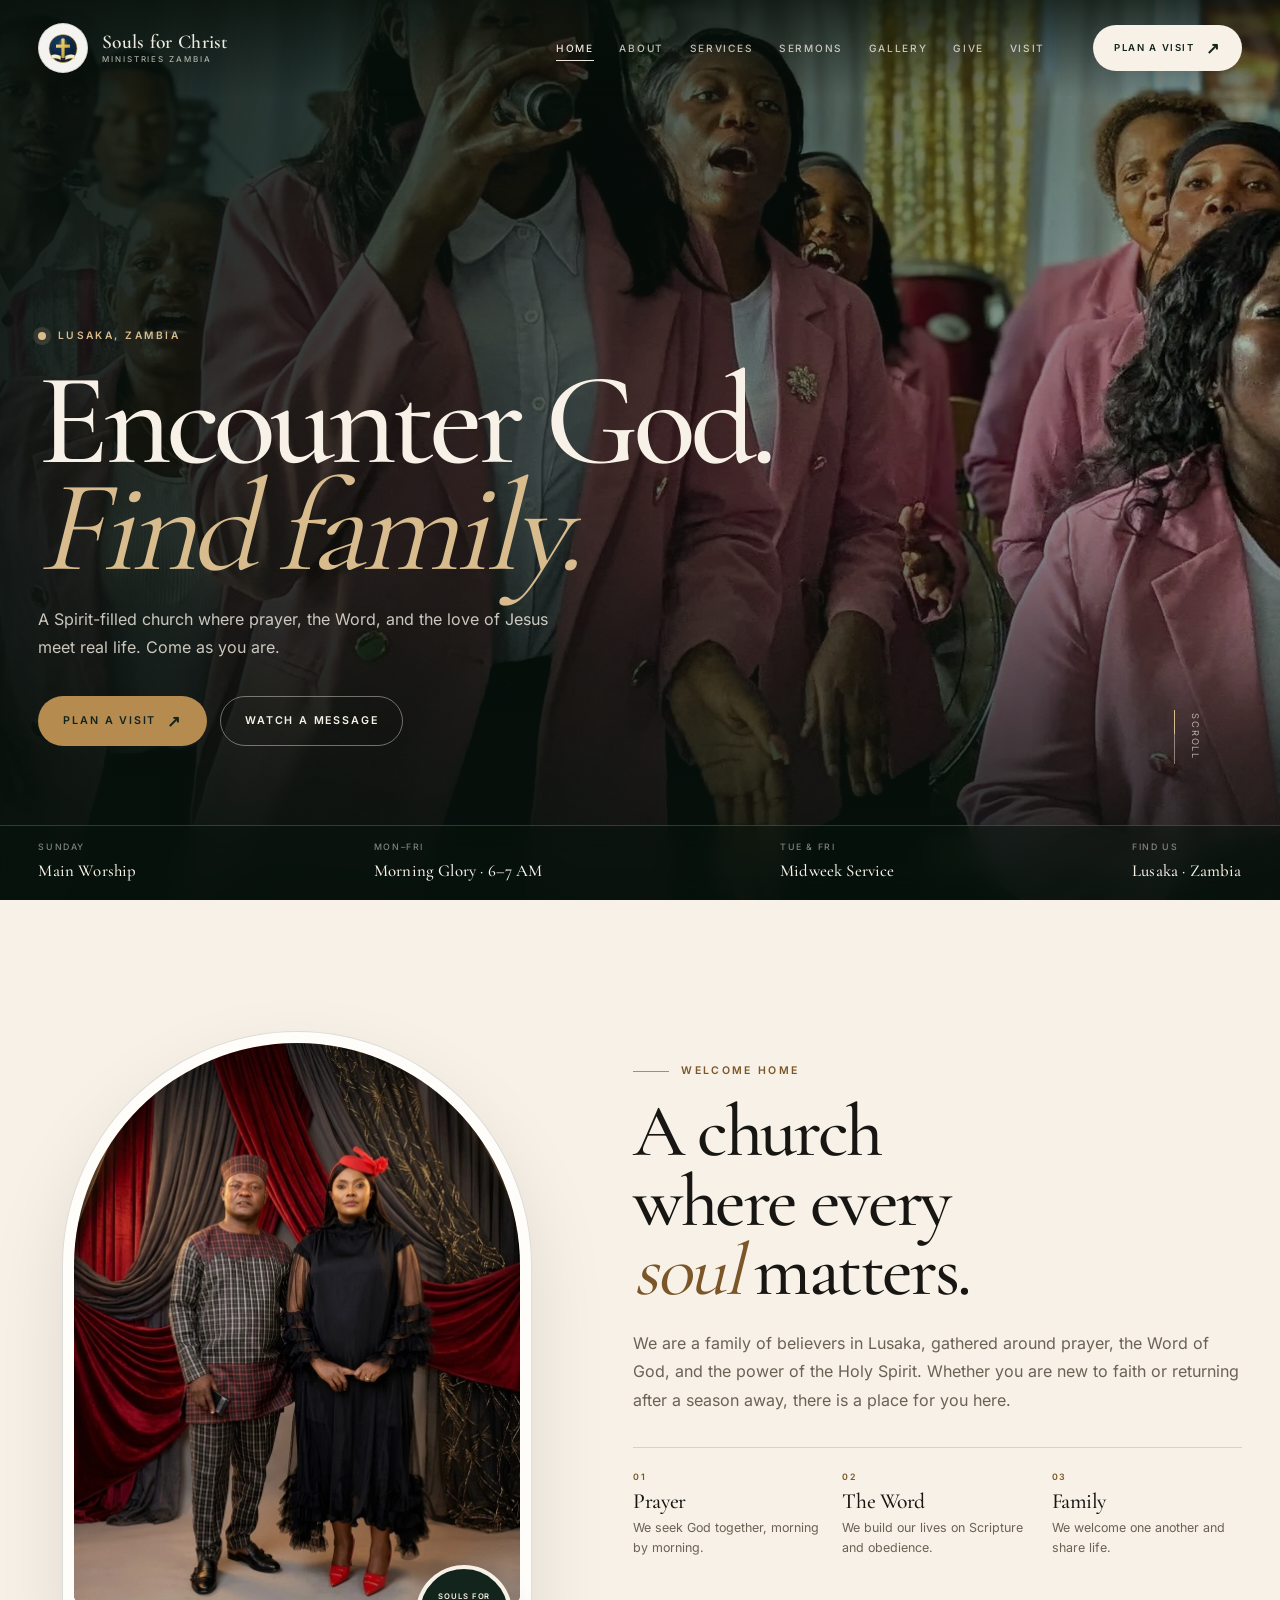
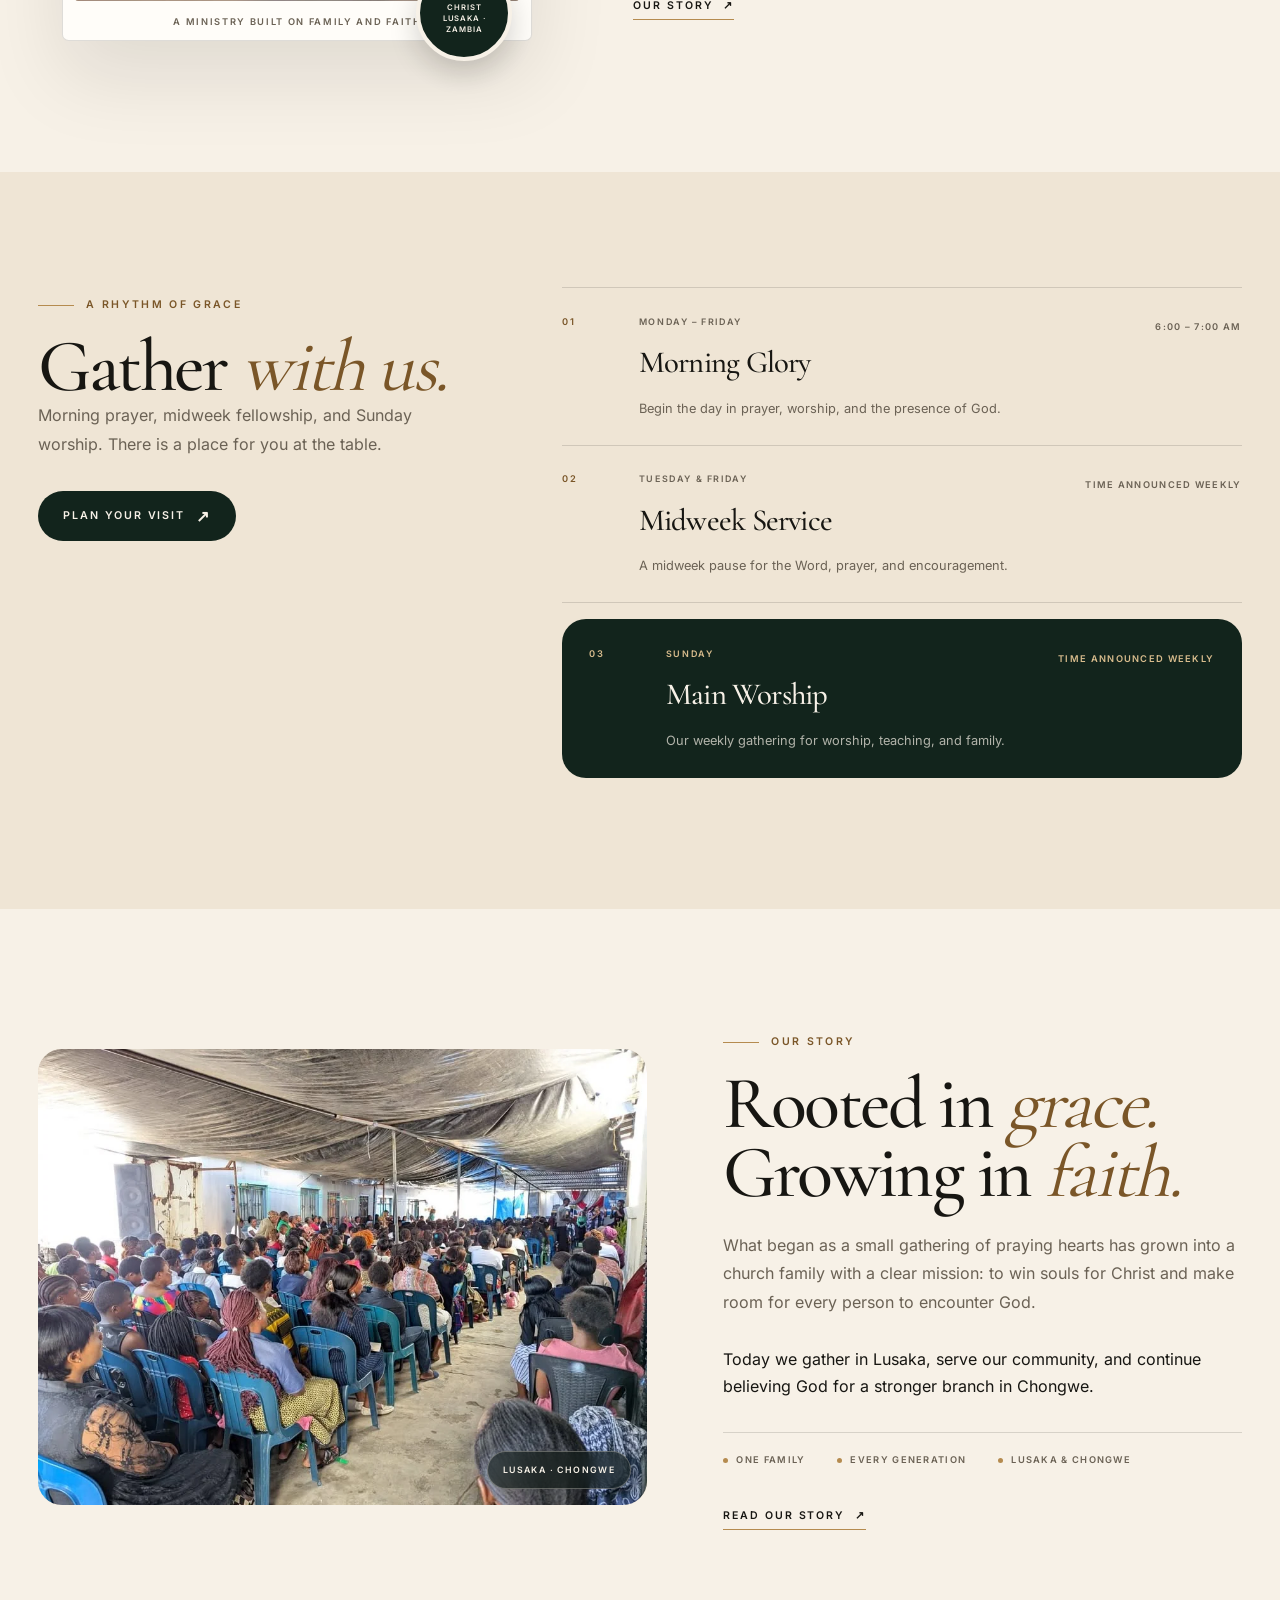
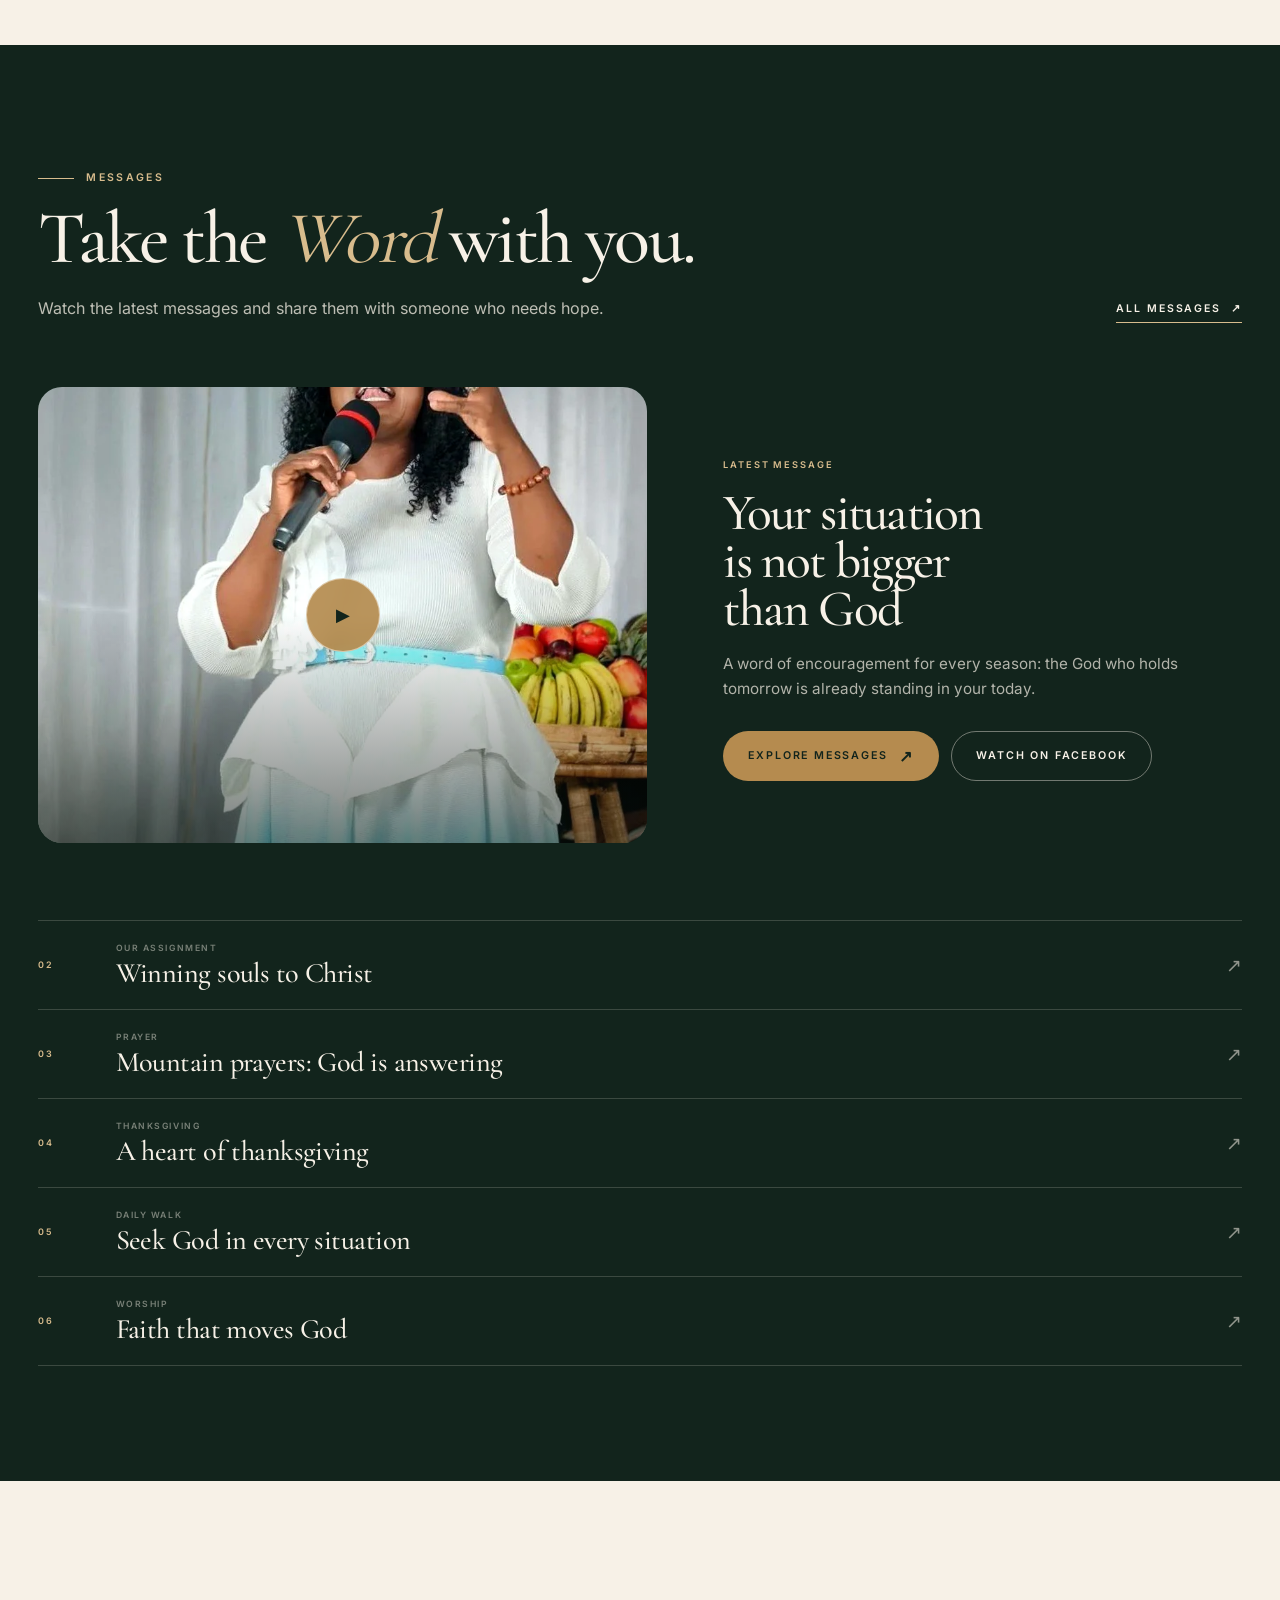
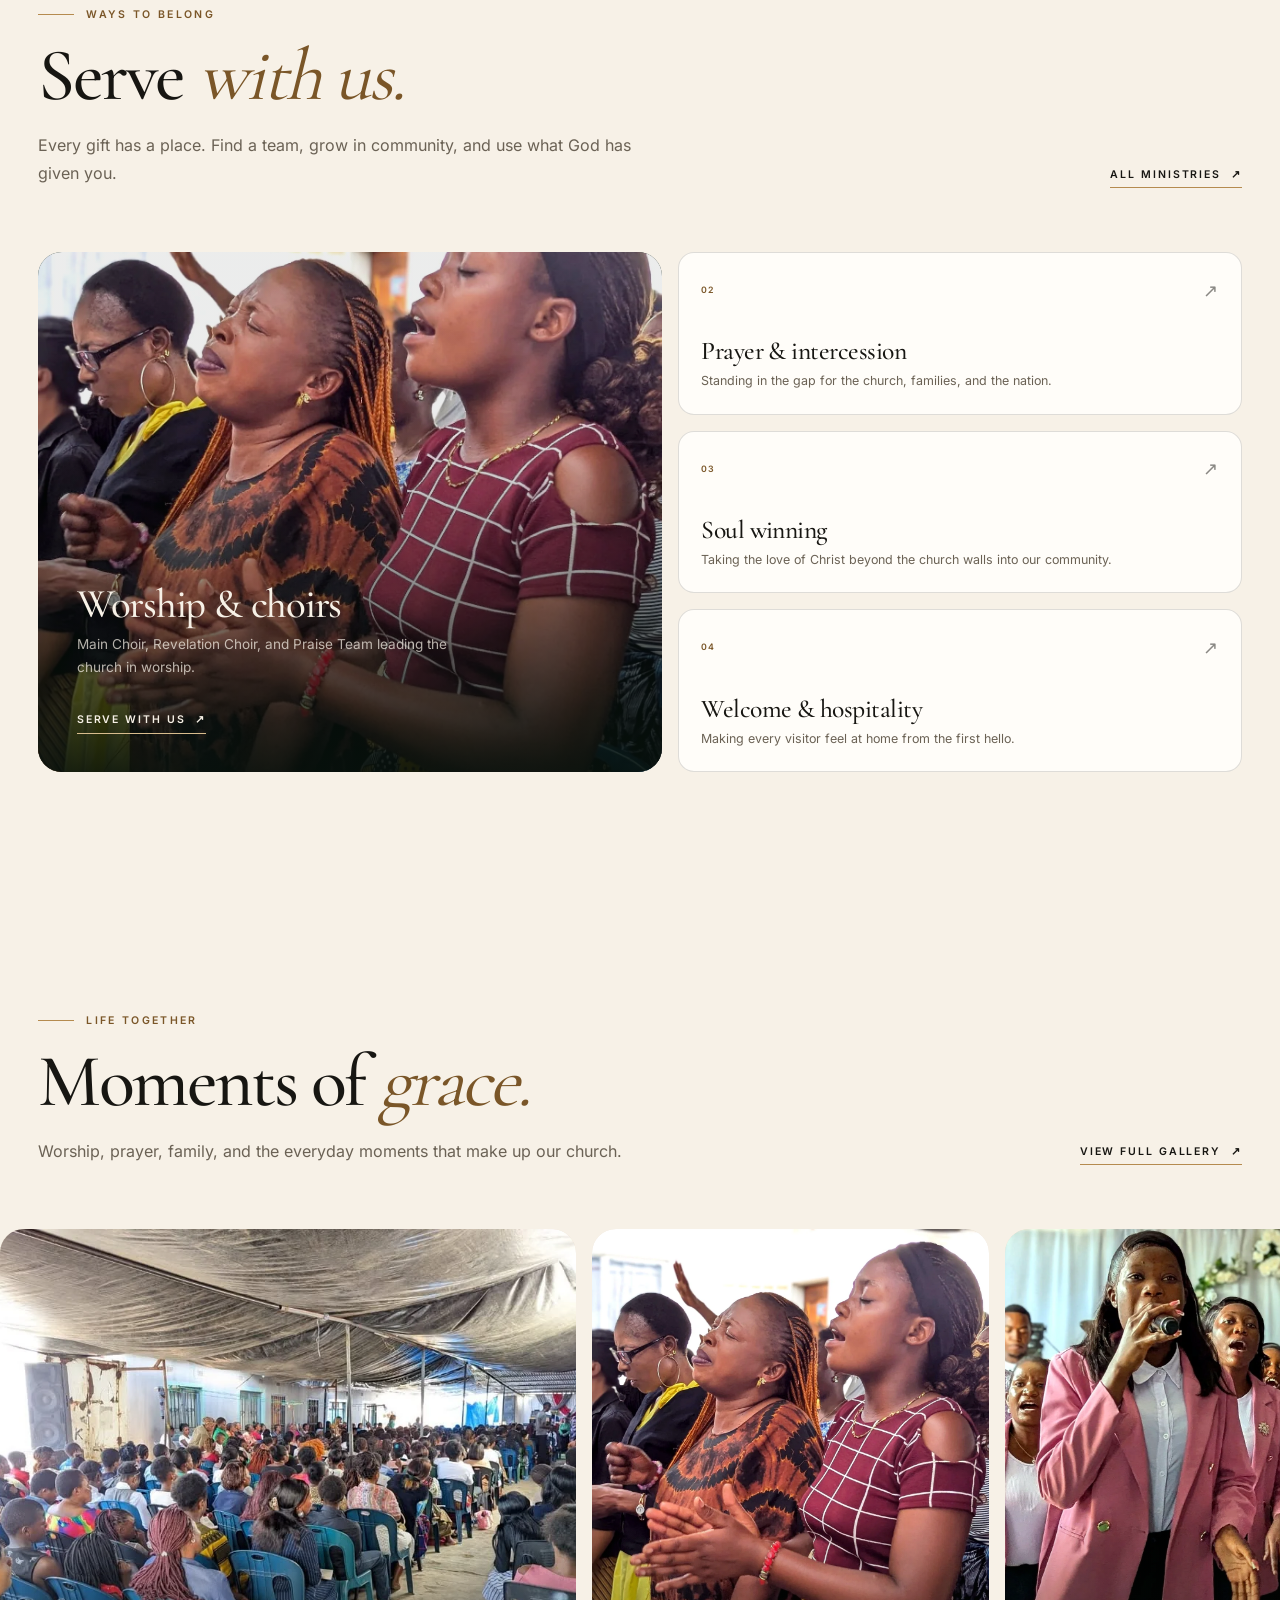
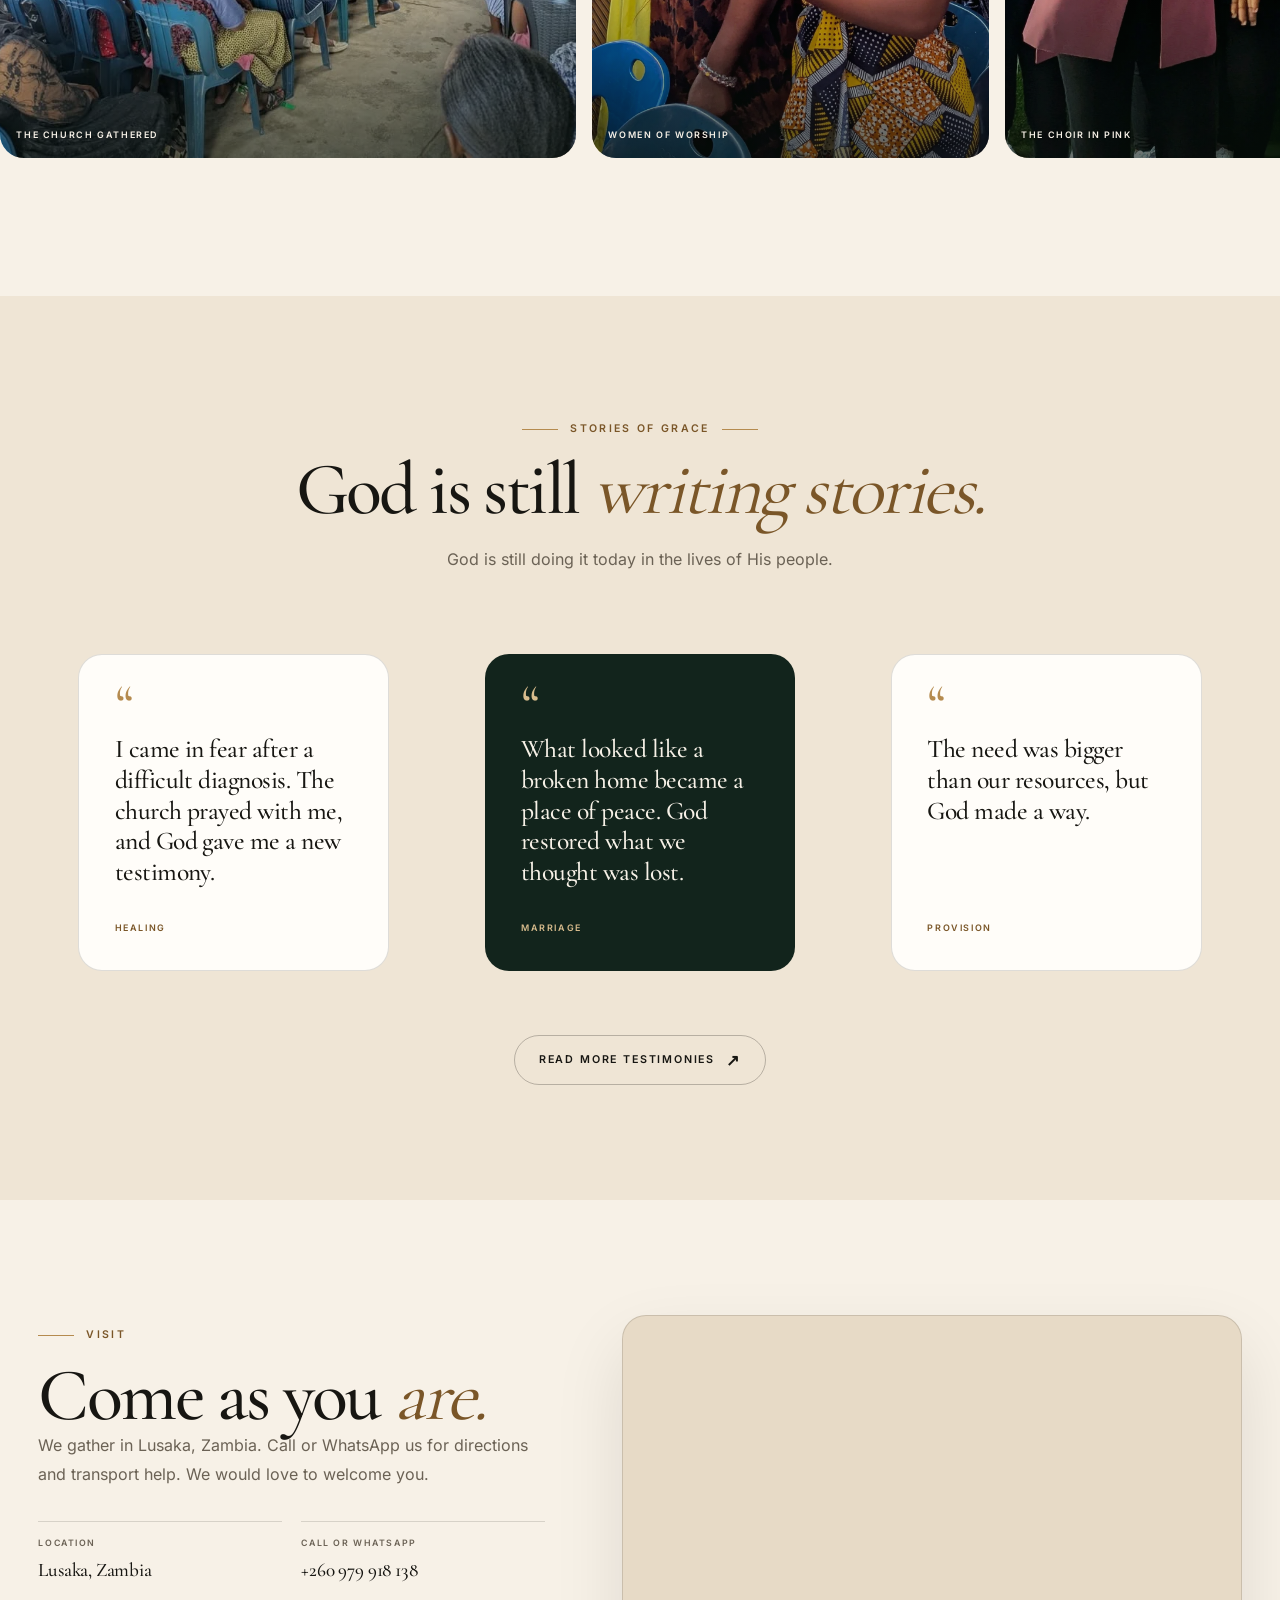
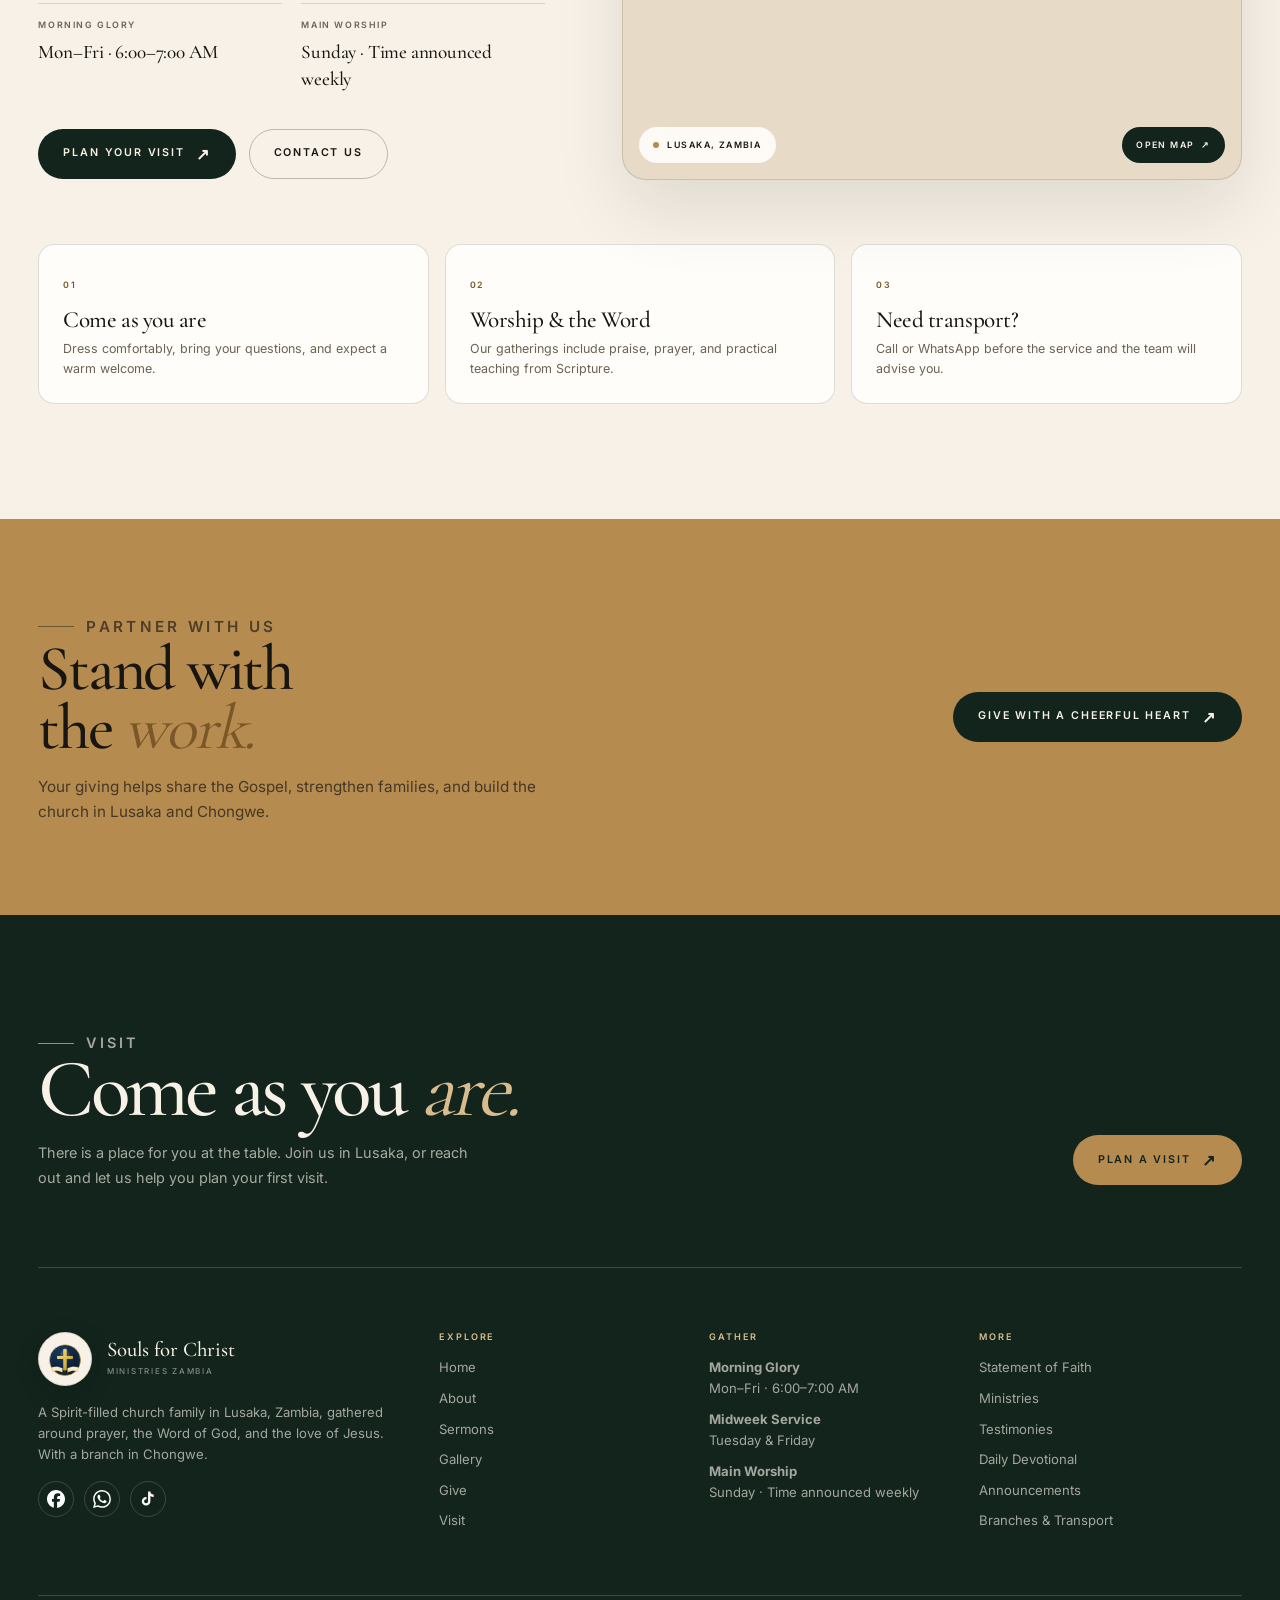
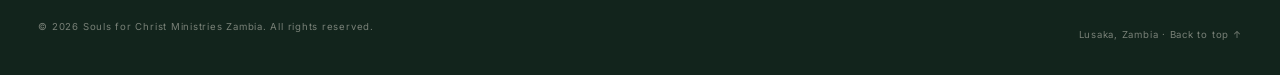
<file: index.html>
<!DOCTYPE html>

<html lang="en">
<head>
<meta charset="utf-8"/>
<meta content="width=device-width, initial-scale=1" name="viewport"/>
<title>Souls for Christ Ministries Zambia | Encounter God. Find Family.</title>
<meta content="A Spirit-filled church family in Lusaka, Zambia, gathered around prayer, the Word of God, and the love of Jesus. Come as you are." name="description"/>
<meta content="index, follow" name="robots"/>
<meta content="#12241c" name="theme-color"/>
<link href="assets/images/favicon-souls.png" rel="icon" sizes="128x128" type="image/png"/>
<link href="https://nduwamakinka.github.io/souls-for-christ-ministries-zambia/" rel="canonical"/>
<link as="font" crossorigin="" href="assets/fonts/CormorantGaramond-500.woff2" rel="preload" type="font/woff2"/>
<link as="font" crossorigin="" href="assets/fonts/Inter-Variable.woff2" rel="preload" type="font/woff2"/>
<link as="image" href="assets/images/choir-pink.webp" rel="preload" type="image/webp"/>
<link href="assets/css/fonts.css" rel="stylesheet"/>
<link href="assets/css/glightbox.min.css" rel="stylesheet"/>
<link href="assets/css/aos.css" rel="stylesheet"/>
<link href="assets/css/site.css" rel="stylesheet"/>
<meta content="website" property="og:type"/>
<meta content="Souls for Christ Ministries Zambia" property="og:site_name"/>
<meta content="Souls for Christ Ministries Zambia | Encounter God. Find Family." property="og:title"/>
<meta content="A Spirit-filled church family in Lusaka, Zambia, gathered around prayer, the Word of God, and the love of Jesus. Come as you are." property="og:description"/>
<meta content="https://nduwamakinka.github.io/souls-for-christ-ministries-zambia/" property="og:url"/>
<meta content="https://nduwamakinka.github.io/souls-for-christ-ministries-zambia/assets/images/og-souls.jpg" property="og:image"/>
<meta content="summary_large_image" name="twitter:card"/>
<meta content="Souls for Christ Ministries Zambia | Encounter God. Find Family." name="twitter:title"/>
<meta content="A Spirit-filled church family in Lusaka, Zambia, gathered around prayer, the Word of God, and the love of Jesus. Come as you are." name="twitter:description"/>
<meta content="https://nduwamakinka.github.io/souls-for-christ-ministries-zambia/assets/images/og-souls.jpg" name="twitter:image"/>
<script type="application/ld+json">{
  "@context": "https://schema.org",
  "@type": "Church",
  "name": "Souls for Christ Ministries Zambia",
  "url": "https://nduwamakinka.github.io/souls-for-christ-ministries-zambia/",
  "logo": "https://nduwamakinka.github.io/souls-for-christ-ministries-zambia/assets/images/logo-emblem.svg",
  "image": "https://nduwamakinka.github.io/souls-for-christ-ministries-zambia/assets/images/og-souls.jpg",
  "description": "A Spirit-filled church family in Lusaka, Zambia, gathered around prayer, the Word of God, and the love of Jesus.",
  "address": {
    "@type": "PostalAddress",
    "addressLocality": "Lusaka",
    "addressCountry": "ZM"
  },
  "sameAs": [
    "https://www.facebook.com/p/Souls-for-Christ-Ministries-Zambia-100068789642989/",
    "https://www.tiktok.com/@mulengachilufyamu"
  ],
  "founder": {
    "@type": "Person",
    "name": "Prophetess Mulenga Chilufya Mutampuka"
  }
}</script>
</head>
<body id="top">
<a class="skip-link" href="#main">Skip to content</a>
<header class="site-header" id="site-header">
<div class="shell header-inner">
<a aria-label="Souls for Christ Ministries Zambia home" class="brand" href="index.html">
<span class="brand-mark"><img alt="" height="44" src="assets/images/logo-emblem.svg" width="44"/></span>
<span class="brand-copy"><strong>Souls for Christ</strong><small>Ministries Zambia</small></span>
</a>
<nav aria-label="Main navigation" class="main-nav">
<a aria-current="page" class="is-active" href="index.html">Home</a>
<a href="about.html">About</a>
<a href="index.html#gather">Services</a>
<a href="sermons.html">Sermons</a>
<a href="gallery.html">Gallery</a>
<a href="give.html">Give</a>
<a href="contact.html">Visit</a>
</nav>
<a class="btn btn--sm header-cta" href="contact.html#visit">Plan a visit <span>↗</span></a>
<button aria-controls="mobile-menu" aria-expanded="false" aria-label="Open menu" class="menu-toggle" data-menu-toggle="" type="button"><span></span><span></span></button>
</div>
</header>
<div aria-hidden="true" class="mobile-menu" id="mobile-menu">
<div class="mobile-menu-head">
<a aria-label="Souls for Christ Ministries Zambia home" class="brand" href="index.html">
<span class="brand-mark"><img alt="" height="44" src="assets/images/logo-emblem.svg" width="44"/></span>
<span class="brand-copy"><strong>Souls for Christ</strong><small>Ministries Zambia</small></span>
</a>
<button aria-label="Close menu" class="mobile-close" data-menu-close="" type="button">×</button>
</div>
<nav aria-label="Mobile navigation">
<a aria-current="page" class="is-active" href="index.html">Home<span>↗</span></a>
<a href="about.html">About<span>↗</span></a>
<a href="index.html#gather">Services<span>↗</span></a>
<a href="sermons.html">Sermons<span>↗</span></a>
<a href="gallery.html">Gallery<span>↗</span></a>
<a href="give.html">Give<span>↗</span></a>
<a href="contact.html">Visit<span>↗</span></a>
</nav>
<div class="mobile-menu-foot">
<p>Lusaka, Zambia · A Spirit-filled church family.</p>
<a class="btn btn--bronze" href="contact.html#visit">Plan a visit <span>↗</span></a>
<ul class="social-row">
<li><a aria-label="Facebook" href="https://www.facebook.com/p/Souls-for-Christ-Ministries-Zambia-100068789642989/" rel="noopener noreferrer" target="_blank"><img alt="" src="assets/images/icon-facebook.svg"/></a></li>
<li><a aria-label="WhatsApp" href="https://wa.me/260979918138" rel="noopener noreferrer" target="_blank"><img alt="" src="assets/images/icon-whatsapp.svg"/></a></li>
<li><a aria-label="TikTok" href="https://www.tiktok.com/@mulengachilufyamu" rel="noopener noreferrer" target="_blank"><img alt="" src="assets/images/icon-tiktok.svg"/></a></li>
</ul>
</div>
</div>
<main id="main">
<section class="hero">
<div aria-hidden="true" class="hero-media">
<div class="hero-slide" style="--i:0"><picture><source srcset="assets/images/choir-pink.webp" type="image/webp"/><img alt="" decoding="async" fetchpriority="high" height="1649" loading="eager" src="assets/images/choir-pink.jpg" style="object-position:center 28%;" width="1542"/></picture></div>
<div class="hero-slide" style="--i:1"><picture><source srcset="assets/images/founder-family.webp" type="image/webp"/><img alt="" decoding="async" height="1200" loading="eager" src="assets/images/founder-family.jpg" style="object-position:center 24%;" width="896"/></picture></div>
<div class="hero-slide" style="--i:2"><picture><source srcset="assets/images/praise-worship.webp" type="image/webp"/><img alt="" decoding="async" height="1280" loading="eager" src="assets/images/praise-worship.jpg" style="object-position:center 22%;" width="963"/></picture></div>
<div class="hero-overlay"></div>
</div>
<div class="shell hero-inner">
<div class="hero-copy">
<p class="hero-kicker">Lusaka, Zambia</p>
<h1>Encounter God.<br/><em>Find family.</em></h1>
<p class="hero-lead">A Spirit-filled church where prayer, the Word, and the love of Jesus meet real life. Come as you are.</p>
<div class="hero-actions">
<a class="btn btn--bronze" href="contact.html#visit">Plan a visit <span>↗</span></a>
<a class="btn btn--ghost" href="sermons.html">Watch a message</a>
</div>
</div>
<a class="scroll-cue" href="#welcome"><span>Scroll</span><i></i></a>
</div>
<div class="hero-strip">
<div class="shell hero-strip-inner">
<div class="hero-strip-item"><span>Sunday</span><strong>Main Worship</strong></div>
<div class="hero-strip-item"><span>Mon–Fri</span><strong>Morning Glory · 6–7 AM</strong></div>
<div class="hero-strip-item"><span>Tue &amp; Fri</span><strong>Midweek Service</strong></div>
<div class="hero-strip-item"><span>Find us</span><strong>Lusaka · Zambia</strong></div>
</div>
</div>
</section>
<section class="section" id="welcome">
<div class="shell welcome-grid">
<figure class="arch-frame" data-aos="fade-up">
<div class="arch-media"><picture><source srcset="assets/images/founder-family.webp" type="image/webp"/><img alt="Prophetess Mulenga Chilufya Mutampuka with family" decoding="async" height="1200" loading="lazy" src="assets/images/founder-family.jpg" style="object-position:center 22%;" width="896"/></picture></div>
<figcaption>A ministry built on family and faith</figcaption>
<span class="photo-badge">Souls for Christ<br/>Lusaka · Zambia</span>
</figure>
<div class="welcome-copy" data-aos="fade-up" data-aos-delay="120">
<p class="eyebrow">Welcome home</p>
<h2 class="display">A church where every <em>soul</em> matters.</h2>
<p class="lead">We are a family of believers in Lusaka, gathered around prayer, the Word of God, and the power of the Holy Spirit. Whether you are new to faith or returning after a season away, there is a place for you here.</p>
<div class="pillar-list">
<div class="pillar"><span>01</span><h3>Prayer</h3><p>We seek God together, morning by morning.</p></div>
<div class="pillar"><span>02</span><h3>The Word</h3><p>We build our lives on Scripture and obedience.</p></div>
<div class="pillar"><span>03</span><h3>Family</h3><p>We welcome one another and share life.</p></div>
</div>
<a class="text-link" href="about.html">Our story <span>↗</span></a>
</div>
</div>
</section>
<section class="section gather" id="gather">
<div class="shell gather-grid">
<div class="gather-copy" data-aos="fade-up">
<p class="eyebrow">A rhythm of grace</p>
<h2 class="display">Gather <em>with us.</em></h2>
<p class="lead">Morning prayer, midweek fellowship, and Sunday worship. There is a place for you at the table.</p>
<a class="btn btn--primary" href="contact.html#visit">Plan your visit <span>↗</span></a>
</div>
<div class="service-list" data-aos="fade-up" data-aos-delay="100">
<a class="service-row" href="contact.html#visit">
<span class="service-no">01</span>
<div><span class="service-day">Monday – Friday</span><h3>Morning Glory</h3><p>Begin the day in prayer, worship, and the presence of God.</p></div>
<span class="service-time">6:00 – 7:00 AM</span>
</a>
<a class="service-row" href="contact.html#visit">
<span class="service-no">02</span>
<div><span class="service-day">Tuesday &amp; Friday</span><h3>Midweek Service</h3><p>A midweek pause for the Word, prayer, and encouragement.</p></div>
<span class="service-time">Time announced weekly</span>
</a>
<a class="service-row service-row--featured" href="contact.html#visit">
<span class="service-no">03</span>
<div><span class="service-day">Sunday</span><h3>Main Worship</h3><p>Our weekly gathering for worship, teaching, and family.</p></div>
<span class="service-time">Time announced weekly</span>
</a>
</div>
</div>
</section>
<section class="section">
<div class="shell story-grid">
<div class="story-media" data-aos="fade-up">
<picture><source srcset="assets/images/facebook-congregation.webp" type="image/webp"/><img alt="The church gathered in Lusaka" decoding="async" height="722" loading="lazy" src="assets/images/facebook-congregation.jpg" style="object-position:center 40%;" width="960"/></picture>
<span class="story-badge">Lusaka · Chongwe</span>
</div>
<div class="story-copy" data-aos="fade-up" data-aos-delay="120">
<p class="eyebrow">Our story</p>
<h2 class="display">Rooted in <em>grace.</em><br/>Growing in <em>faith.</em></h2>
<p class="lead">What began as a small gathering of praying hearts has grown into a church family with a clear mission: to win souls for Christ and make room for every person to encounter God.</p>
<p>Today we gather in Lusaka, serve our community, and continue believing God for a stronger branch in Chongwe.</p>
<div class="stat-line"><span>One family</span><span>Every generation</span><span>Lusaka &amp; Chongwe</span></div>
<a class="text-link" href="about.html">Read our story <span>↗</span></a>
</div>
</div>
</section>
<section class="section section--dark sermons-dark">
<div class="shell">
<div class="split-head" data-aos="fade-up">
<div class="section-head">
<p class="eyebrow">Messages</p>
<h2 class="display">Take the <em>Word</em> with you.</h2>
<p class="lead">Watch the latest messages and share them with someone who needs hope.</p>
</div>
<a class="text-link text-link--light" href="sermons.html">All messages <span>↗</span></a>
</div>
<div class="sermon-feature" data-aos="fade-up">
<a aria-label="View the latest message flyer" class="feature-media glightbox" data-gallery="home-sermons" href="assets/images/pastor-speaking.jpg">
<picture><source srcset="assets/images/pastor-speaking.webp" type="image/webp"/><img alt="Pastor speaking at Souls for Christ Ministries Zambia" decoding="async" height="1673" loading="lazy" src="assets/images/pastor-speaking.jpg" style="object-position:center 20%;" width="871"/></picture>
<span class="play-badge">▶</span>
</a>
<div class="feature-copy">
<span class="label">Latest message</span>
<h3>Your situation is not bigger than God</h3>
<p>A word of encouragement for every season: the God who holds tomorrow is already standing in your today.</p>
<div class="feature-actions">
<a class="btn btn--bronze" href="sermons.html">Explore messages <span>↗</span></a>
<a class="btn btn--ghost" href="https://www.facebook.com/p/Souls-for-Christ-Ministries-Zambia-100068789642989/" rel="noopener noreferrer" target="_blank">Watch on Facebook</a>
</div>
</div>
</div>
<div class="sermon-list" data-aos="fade-up">
<a class="sermon-row" href="sermons.html"><span class="num">02</span><div><span class="meta">Our assignment</span><h3>Winning souls to Christ</h3></div><span class="arrow">↗</span></a>
<a class="sermon-row" href="sermons.html"><span class="num">03</span><div><span class="meta">Prayer</span><h3>Mountain prayers: God is answering</h3></div><span class="arrow">↗</span></a>
<a class="sermon-row" href="sermons.html"><span class="num">04</span><div><span class="meta">Thanksgiving</span><h3>A heart of thanksgiving</h3></div><span class="arrow">↗</span></a>
<a class="sermon-row" href="sermons.html"><span class="num">05</span><div><span class="meta">Daily walk</span><h3>Seek God in every situation</h3></div><span class="arrow">↗</span></a>
<a class="sermon-row" href="sermons.html"><span class="num">06</span><div><span class="meta">Worship</span><h3>Faith that moves God</h3></div><span class="arrow">↗</span></a>
</div>
</div>
</section>
<section class="section">
<div class="shell">
<div class="split-head" data-aos="fade-up">
<div class="section-head"><p class="eyebrow">Ways to belong</p><h2 class="display">Serve <em>with us.</em></h2><p class="lead">Every gift has a place. Find a team, grow in community, and use what God has given you.</p></div>
<a class="text-link" href="ministry.html">All ministries <span>↗</span></a>
</div>
<div class="ministry-grid">
<a class="ministry-feature" data-aos="fade-up" href="ministry.html">
<picture><source srcset="assets/images/worship-choir.webp" type="image/webp"/><img alt="Women of worship at Souls for Christ Ministries Zambia" decoding="async" height="1800" loading="lazy" src="assets/images/worship-choir.jpg" style="object-position:center 30%;" width="1355"/></picture>
<div class="ministry-feature-inner"><h3>Worship &amp; choirs</h3><p>Main Choir, Revelation Choir, and Praise Team leading the church in worship.</p><span class="text-link">Serve with us <span>↗</span></span></div>
</a>
<a class="ministry-card" data-aos="fade-up" data-aos-delay="80" href="ministry.html"><div class="ministry-card-top"><span class="ministry-no">02</span><span class="ministry-arrow">↗</span></div><h3>Prayer &amp; intercession</h3><p>Standing in the gap for the church, families, and the nation.</p></a>
<a class="ministry-card" data-aos="fade-up" data-aos-delay="140" href="ministry.html"><div class="ministry-card-top"><span class="ministry-no">03</span><span class="ministry-arrow">↗</span></div><h3>Soul winning</h3><p>Taking the love of Christ beyond the church walls into our community.</p></a>
<a class="ministry-card" data-aos="fade-up" data-aos-delay="200" href="ministry.html"><div class="ministry-card-top"><span class="ministry-no">04</span><span class="ministry-arrow">↗</span></div><h3>Welcome &amp; hospitality</h3><p>Making every visitor feel at home from the first hello.</p></a>
</div>
</div>
</section>
<section class="section gallery-band">
<div class="shell">
<div class="split-head" data-aos="fade-up">
<div class="section-head"><p class="eyebrow">Life together</p><h2 class="display">Moments of <em>grace.</em></h2><p class="lead">Worship, prayer, family, and the everyday moments that make up our church.</p></div>
<a class="text-link" href="gallery.html">View full gallery <span>↗</span></a>
</div>
</div>
<div aria-label="Moments from the life of the church" class="gallery-strip">
<a aria-label="The church gathered in Lusaka" class="gallery-card gallery-card--wide glightbox" data-gallery="home-gallery" href="assets/images/facebook-congregation.jpg">
<picture><source srcset="assets/images/facebook-congregation.webp" type="image/webp"/><img alt="The church gathered in Lusaka" decoding="async" height="722" loading="lazy" src="assets/images/facebook-congregation.jpg" style="object-position:center 40%;" width="960"/></picture><span>The church gathered</span>
</a>
<a aria-label="Women of worship" class="gallery-card glightbox" data-gallery="home-gallery" href="assets/images/worship-choir.jpg">
<picture><source srcset="assets/images/worship-choir.webp" type="image/webp"/><img alt="Women of worship" decoding="async" height="1800" loading="lazy" src="assets/images/worship-choir.jpg" style="object-position:center 30%;" width="1355"/></picture><span>Women of worship</span>
</a>
<a aria-label="The choir in pink" class="gallery-card glightbox" data-gallery="home-gallery" href="assets/images/choir-pink.jpg">
<picture><source srcset="assets/images/choir-pink.webp" type="image/webp"/><img alt="The choir in pink" decoding="async" height="1649" loading="lazy" src="assets/images/choir-pink.jpg" style="object-position:center 30%;" width="1542"/></picture><span>The choir in pink</span>
</a>
<a aria-label="A ministry built on family and faith" class="gallery-card glightbox" data-gallery="home-gallery" href="assets/images/founder-family.jpg">
<picture><source srcset="assets/images/founder-family.webp" type="image/webp"/><img alt="A ministry built on family and faith" decoding="async" height="1200" loading="lazy" src="assets/images/founder-family.jpg" style="object-position:center 22%;" width="896"/></picture><span>Family and faith</span>
</a>
<a aria-label="A heart of praise" class="gallery-card glightbox" data-gallery="home-gallery" href="assets/images/praise-worship.jpg">
<picture><source srcset="assets/images/praise-worship.webp" type="image/webp"/><img alt="A heart of praise" decoding="async" height="1280" loading="lazy" src="assets/images/praise-worship.jpg" style="object-position:center 25%;" width="963"/></picture><span>A heart of praise</span>
</a>
<a aria-label="The choir in green" class="gallery-card glightbox" data-gallery="home-gallery" href="assets/images/choir-green.jpg">
<picture><source srcset="assets/images/choir-green.webp" type="image/webp"/><img alt="The choir in green" decoding="async" height="640" loading="lazy" src="assets/images/choir-green.jpg" style="object-position:center 30%;" width="796"/></picture><span>The choir in green</span>
</a>
</div>
</section>
<section class="section section--paper">
<div class="shell">
<div class="section-head section-head--center" data-aos="fade-up"><p class="eyebrow eyebrow--center">Stories of grace</p><h2 class="display">God is still <em>writing stories.</em></h2><p class="lead">God is still doing it today in the lives of His people.</p></div>
<div class="quote-grid">
<figure class="quote-card" data-aos="fade-up"><span class="quote-mark">“</span><blockquote>I came in fear after a difficult diagnosis. The church prayed with me, and God gave me a new testimony.</blockquote><footer>Healing</footer></figure>
<figure class="quote-card quote-card--dark" data-aos="fade-up" data-aos-delay="100"><span class="quote-mark">“</span><blockquote>What looked like a broken home became a place of peace. God restored what we thought was lost.</blockquote><footer>Marriage</footer></figure>
<figure class="quote-card" data-aos="fade-up" data-aos-delay="200"><span class="quote-mark">“</span><blockquote>The need was bigger than our resources, but God made a way.</blockquote><footer>Provision</footer></figure>
</div>
<div class="center-cta"><a class="btn btn--outline" href="testimonies.html">Read more testimonies <span>↗</span></a></div>
</div>
</section>
<section class="section" id="visit">
<div class="shell visit-grid">
<div data-aos="fade-up">
<p class="eyebrow">Visit</p>
<h2 class="display">Come as you <em>are.</em></h2>
<p class="lead">We gather in Lusaka, Zambia. Call or WhatsApp us for directions and transport help. We would love to welcome you.</p>
<div class="visit-details">
<div class="detail"><span>Location</span><strong>Lusaka, Zambia</strong></div>
<div class="detail"><span>Call or WhatsApp</span><a href="https://wa.me/260979918138" rel="noopener noreferrer" target="_blank">+260 979 918 138</a></div>
<div class="detail"><span>Morning Glory</span><strong>Mon–Fri · 6:00–7:00 AM</strong></div>
<div class="detail"><span>Main Worship</span><strong>Sunday · Time announced weekly</strong></div>
</div>
<div class="hero-actions"><a class="btn btn--primary" href="contact.html#visit">Plan your visit <span>↗</span></a><a class="btn btn--outline" href="contact.html">Contact us</a></div>
</div>
<div class="map-card" data-aos="fade-up" data-aos-delay="100">
<iframe loading="lazy" referrerpolicy="no-referrer-when-downgrade" src="https://maps.google.com/maps?q=Lusaka%2C%20Zambia&amp;t=&amp;z=10&amp;ie=UTF8&amp;iwloc=&amp;output=embed" title="Map of Lusaka, Zambia"></iframe>
<span class="map-label">Lusaka, Zambia</span>
<a class="map-link" href="https://www.google.com/maps/place/Lusaka,+Zambia" rel="noopener noreferrer" target="_blank">Open map <span>↗</span></a>
</div>
</div>
<div class="shell">
<div class="expect-grid">
<div class="expect-card"><span>01</span><h3>Come as you are</h3><p>Dress comfortably, bring your questions, and expect a warm welcome.</p></div>
<div class="expect-card"><span>02</span><h3>Worship &amp; the Word</h3><p>Our gatherings include praise, prayer, and practical teaching from Scripture.</p></div>
<div class="expect-card"><span>03</span><h3>Need transport?</h3><p>Call or WhatsApp before the service and the team will advise you.</p></div>
</div>
</div>
</section>
<section class="give-band">
<div class="shell give-inner">
<div><p class="eyebrow">Partner with us</p><h2>Stand with the <em>work.</em></h2><p>Your giving helps share the Gospel, strengthen families, and build the church in Lusaka and Chongwe.</p></div>
<a class="btn btn--primary" href="give.html">Give with a cheerful heart <span>↗</span></a>
</div>
</section>
</main>
<footer class="site-footer">
<div class="shell">
<div class="footer-cta">
<div>
<p class="eyebrow">Visit</p>
<h2>Come as you <em>are.</em></h2>
<p>There is a place for you at the table. Join us in Lusaka, or reach out and let us help you plan your first visit.</p>
</div>
<a class="btn btn--bronze" href="contact.html#visit">Plan a visit <span>↗</span></a>
</div>
<div class="footer-grid">
<div class="footer-col">
<div class="footer-brand">
<span class="brand-mark"><img alt="" height="54" src="assets/images/logo-emblem.svg" width="54"/></span>
<div><strong>Souls for Christ</strong><small>Ministries Zambia</small></div>
</div>
<p class="footer-about">A Spirit-filled church family in Lusaka, Zambia, gathered around prayer, the Word of God, and the love of Jesus. With a branch in Chongwe.</p>
<ul class="social-row">
<li><a aria-label="Facebook" href="https://www.facebook.com/p/Souls-for-Christ-Ministries-Zambia-100068789642989/" rel="noopener noreferrer" target="_blank"><img alt="" src="assets/images/icon-facebook.svg"/></a></li>
<li><a aria-label="WhatsApp" href="https://wa.me/260979918138" rel="noopener noreferrer" target="_blank"><img alt="" src="assets/images/icon-whatsapp.svg"/></a></li>
<li><a aria-label="TikTok" href="https://www.tiktok.com/@mulengachilufyamu" rel="noopener noreferrer" target="_blank"><img alt="" src="assets/images/icon-tiktok.svg"/></a></li>
</ul>
</div>
<div class="footer-col">
<h3>Explore</h3>
<ul>
<li><a href="index.html">Home</a></li>
<li><a href="about.html">About</a></li>
<li><a href="sermons.html">Sermons</a></li>
<li><a href="gallery.html">Gallery</a></li>
<li><a href="give.html">Give</a></li>
<li><a href="contact.html">Visit</a></li>
</ul>
</div>
<div class="footer-col">
<h3>Gather</h3>
<ul>
<li><strong>Morning Glory</strong><br/>Mon–Fri · 6:00–7:00 AM</li>
<li><strong>Midweek Service</strong><br/>Tuesday &amp; Friday</li>
<li><strong>Main Worship</strong><br/>Sunday · Time announced weekly</li>
</ul>
</div>
<div class="footer-col">
<h3>More</h3>
<ul>
<li><a href="faith.html">Statement of Faith</a></li>
<li><a href="ministry.html">Ministries</a></li>
<li><a href="testimonies.html">Testimonies</a></li>
<li><a href="daily-devotional.html">Daily Devotional</a></li>
<li><a href="announcements.html">Announcements</a></li>
<li><a href="branches-transport.html">Branches &amp; Transport</a></li>
</ul>
</div>
</div>
<div class="footer-bottom">
<p>© <span data-year="">2026</span> Souls for Christ Ministries Zambia. All rights reserved.</p>
<p>Lusaka, Zambia · <a href="#top">Back to top ↑</a></p>
</div>
</div>
</footer>
<script defer="" src="assets/js/glightbox.min.js"></script>
<script defer="" src="assets/js/aos.js"></script>
<script defer="" src="assets/js/site.js"></script>
</body>
</html>
</file>
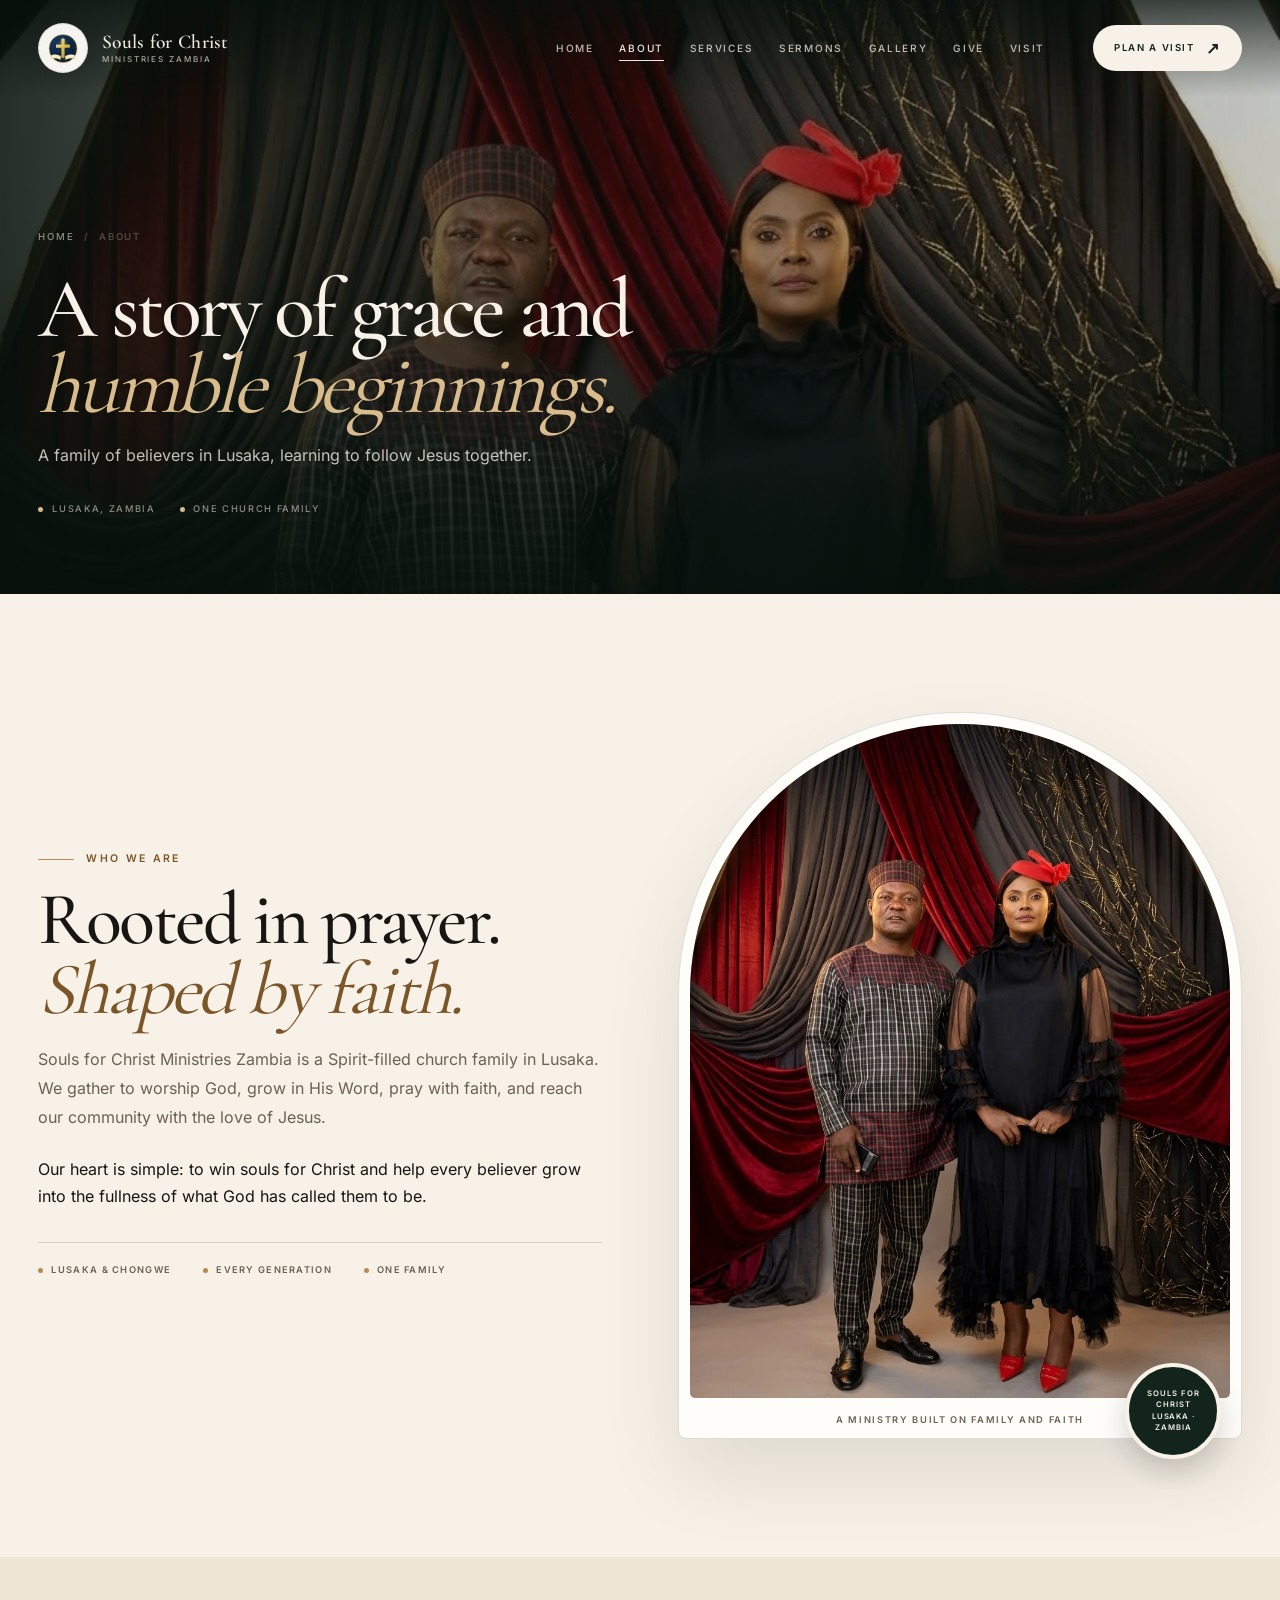
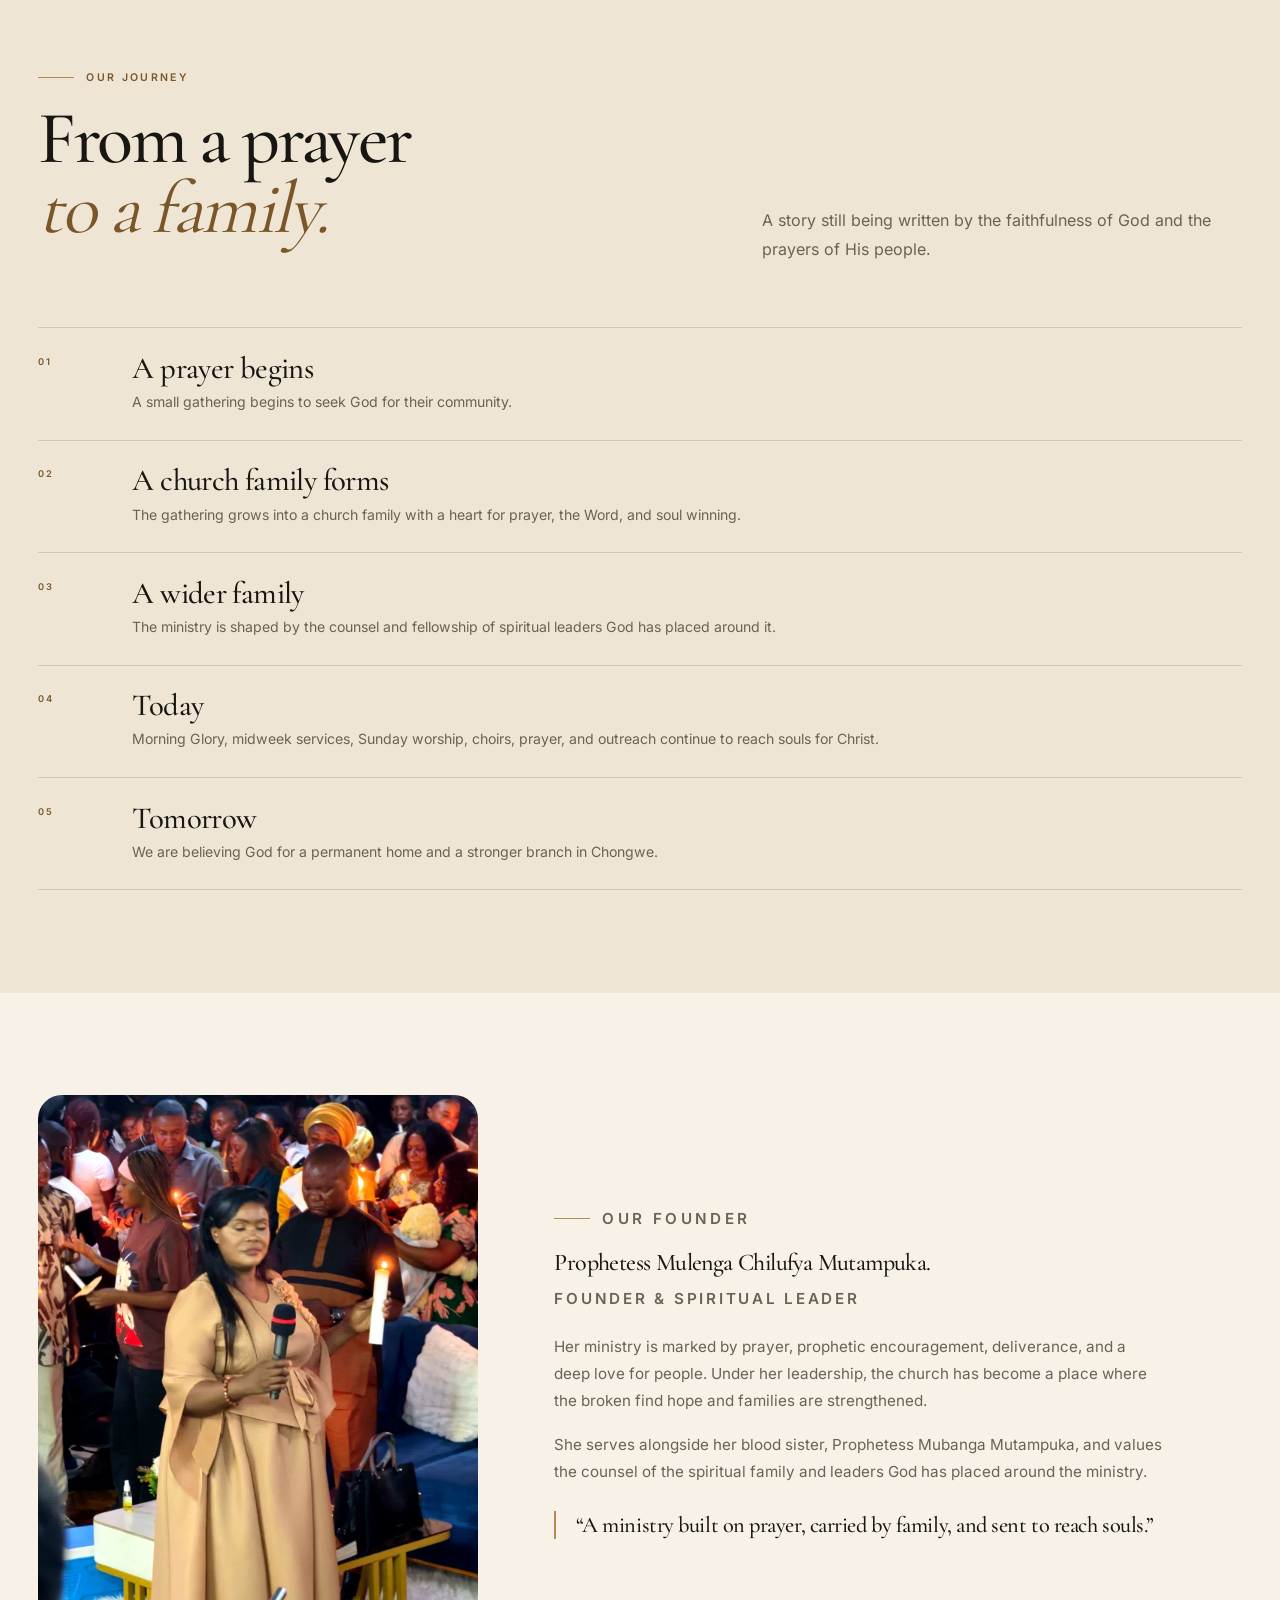
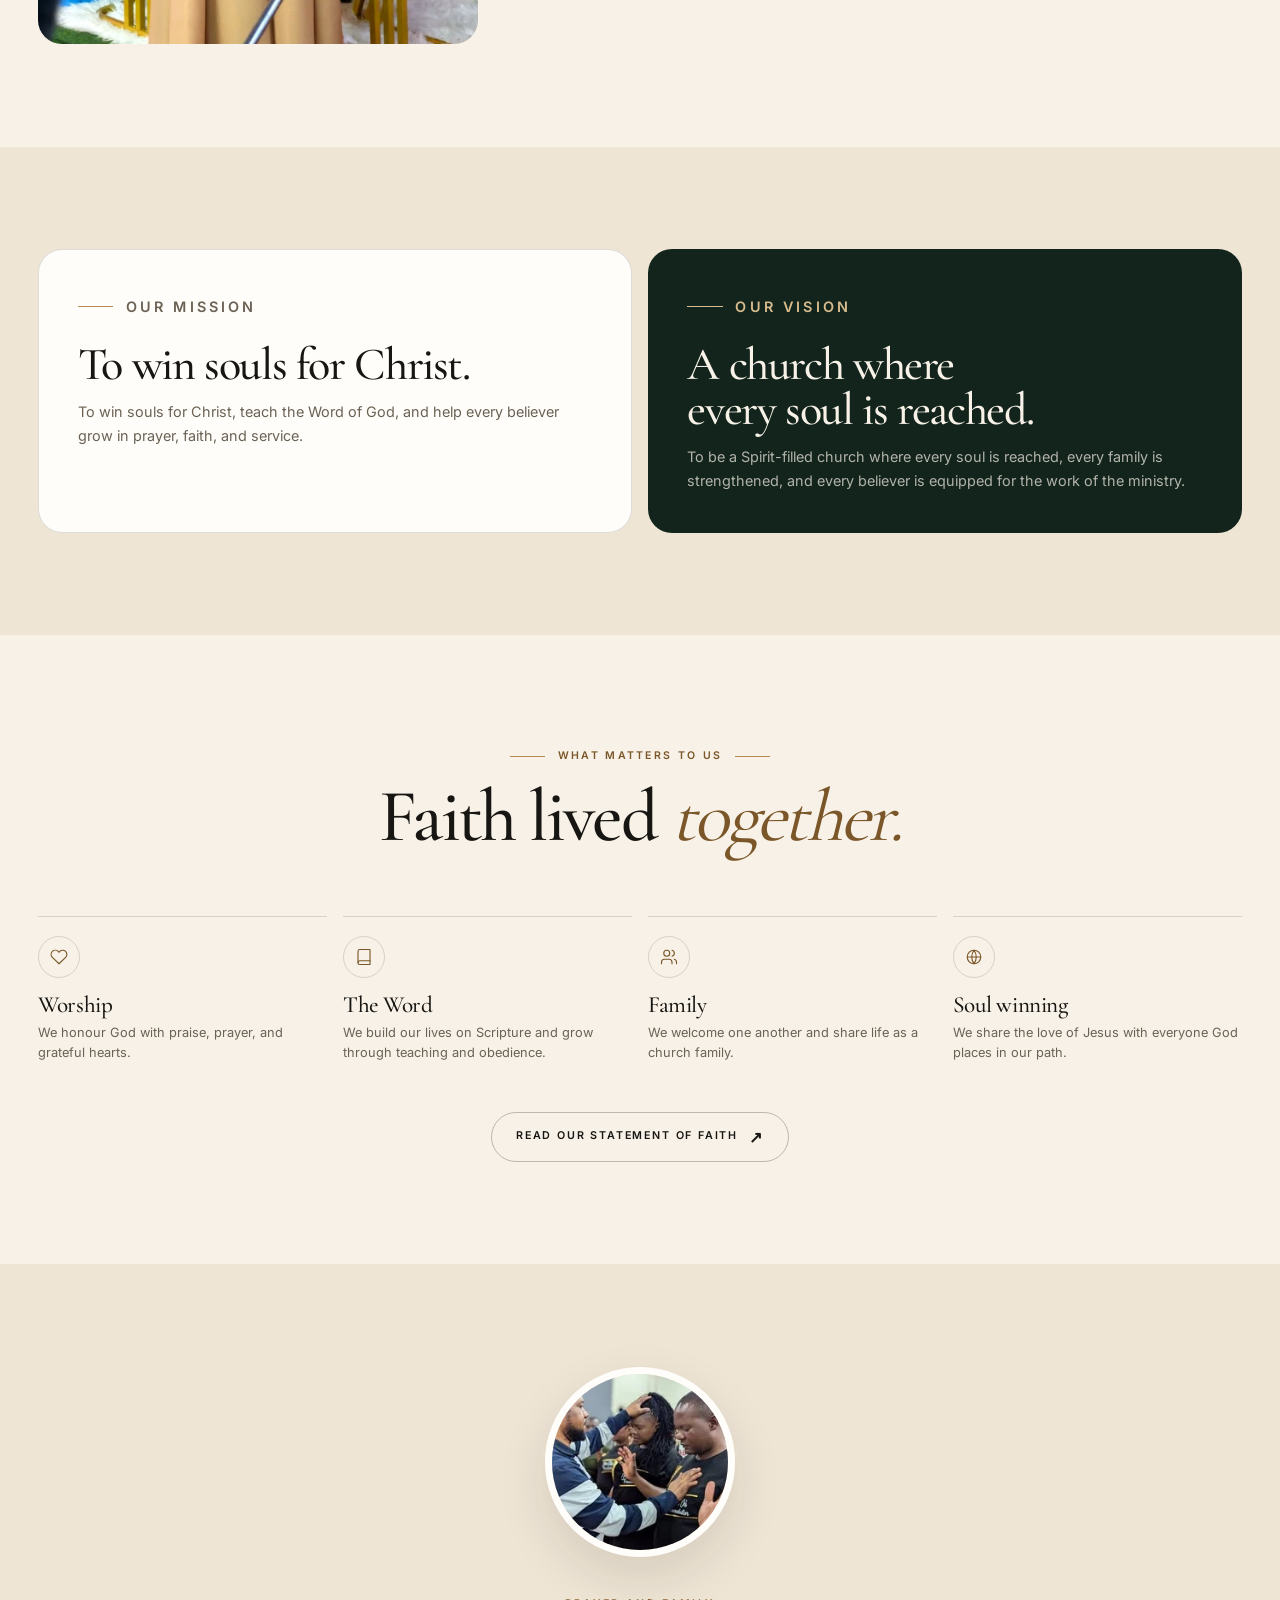
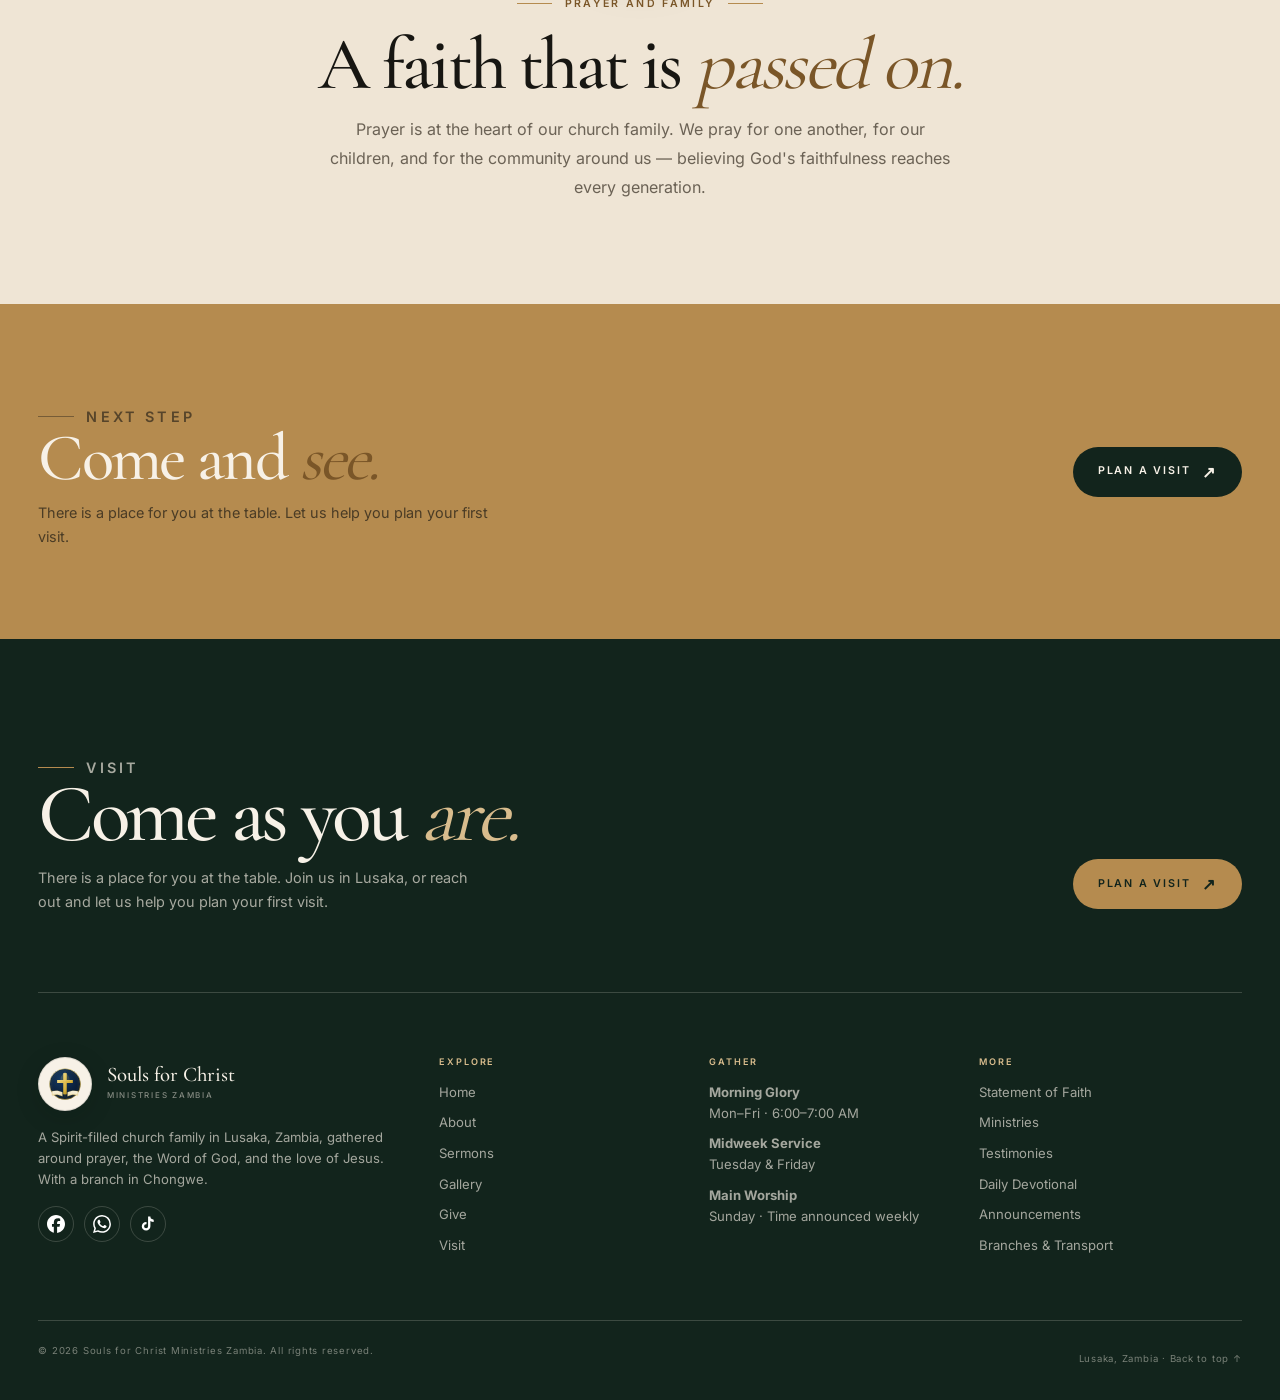
<file: about.html>
<!DOCTYPE html>
<html lang="en">
<head>
<meta charset="utf-8">
<meta name="viewport" content="width=device-width, initial-scale=1">
<title>About | Souls for Christ Ministries Zambia</title>
<meta name="description" content="The story, mission, and leadership of Souls for Christ Ministries Zambia — a Spirit-filled church family in Lusaka.">
<meta name="robots" content="index, follow">
<meta name="theme-color" content="#12241c">
<link rel="icon" href="assets/images/favicon-souls.png" type="image/png" sizes="128x128">
<link rel="canonical" href="https://nduwamakinka.github.io/souls-for-christ-ministries-zambia/about.html">
<link rel="preload" href="assets/fonts/CormorantGaramond-500.woff2" as="font" type="font/woff2" crossorigin>
<link rel="preload" href="assets/fonts/Inter-Variable.woff2" as="font" type="font/woff2" crossorigin>
<link rel="preload" as="image" href="assets/images/founder-family.webp" type="image/webp">
<link rel="stylesheet" href="assets/css/fonts.css">
<link rel="stylesheet" href="assets/css/glightbox.min.css">
<link rel="stylesheet" href="assets/css/aos.css">
<link rel="stylesheet" href="assets/css/site.css">
<meta property="og:type" content="website">
<meta property="og:site_name" content="Souls for Christ Ministries Zambia">
<meta property="og:title" content="About | Souls for Christ Ministries Zambia">
<meta property="og:description" content="The story, mission, and leadership of Souls for Christ Ministries Zambia — a Spirit-filled church family in Lusaka.">
<meta property="og:url" content="https://nduwamakinka.github.io/souls-for-christ-ministries-zambia/about.html">
<meta property="og:image" content="https://nduwamakinka.github.io/souls-for-christ-ministries-zambia/assets/images/og-souls.jpg">
<meta name="twitter:card" content="summary_large_image">
<meta name="twitter:title" content="About | Souls for Christ Ministries Zambia">
<meta name="twitter:description" content="The story, mission, and leadership of Souls for Christ Ministries Zambia — a Spirit-filled church family in Lusaka.">
<meta name="twitter:image" content="https://nduwamakinka.github.io/souls-for-christ-ministries-zambia/assets/images/og-souls.jpg">

</head>
<body id="top">
<a class="skip-link" href="#main">Skip to content</a>
<header class="site-header" id="site-header">
<div class="shell header-inner">
<a class="brand" href="index.html" aria-label="Souls for Christ Ministries Zambia home">
<span class="brand-mark"><img src="assets/images/logo-emblem.svg" alt="" width="44" height="44"></span>
<span class="brand-copy"><strong>Souls for Christ</strong><small>Ministries Zambia</small></span>
</a>
<nav class="main-nav" aria-label="Main navigation">
<a href="index.html">Home</a>
<a href="about.html" class="is-active" aria-current="page">About</a>
<a href="index.html#gather">Services</a>
<a href="sermons.html">Sermons</a>
<a href="gallery.html">Gallery</a>
<a href="give.html">Give</a>
<a href="contact.html">Visit</a>
</nav>
<a class="btn btn--sm header-cta" href="contact.html#visit">Plan a visit <span>↗</span></a>
<button class="menu-toggle" type="button" data-menu-toggle aria-expanded="false" aria-controls="mobile-menu" aria-label="Open menu"><span></span><span></span></button>
</div>
</header>
<div class="mobile-menu" id="mobile-menu" aria-hidden="true">
<div class="mobile-menu-head">
<a class="brand" href="index.html" aria-label="Souls for Christ Ministries Zambia home">
<span class="brand-mark"><img src="assets/images/logo-emblem.svg" alt="" width="44" height="44"></span>
<span class="brand-copy"><strong>Souls for Christ</strong><small>Ministries Zambia</small></span>
</a>
<button class="mobile-close" type="button" data-menu-close aria-label="Close menu">×</button>
</div>
<nav aria-label="Mobile navigation">
<a href="index.html">Home<span>↗</span></a>
<a href="about.html" class="is-active" aria-current="page">About<span>↗</span></a>
<a href="index.html#gather">Services<span>↗</span></a>
<a href="sermons.html">Sermons<span>↗</span></a>
<a href="gallery.html">Gallery<span>↗</span></a>
<a href="give.html">Give<span>↗</span></a>
<a href="contact.html">Visit<span>↗</span></a>
</nav>
<div class="mobile-menu-foot">
<p>Lusaka, Zambia · A Spirit-filled church family.</p>
<a class="btn btn--bronze" href="contact.html#visit">Plan a visit <span>↗</span></a>
<ul class="social-row">
<li><a href="https://www.facebook.com/p/Souls-for-Christ-Ministries-Zambia-100068789642989/" target="_blank" rel="noopener noreferrer" aria-label="Facebook"><img src="assets/images/icon-facebook.svg" alt=""></a></li>
<li><a href="https://wa.me/260979918138" target="_blank" rel="noopener noreferrer" aria-label="WhatsApp"><img src="assets/images/icon-whatsapp.svg" alt=""></a></li>
<li><a href="https://www.tiktok.com/@mulengachilufyamu" target="_blank" rel="noopener noreferrer" aria-label="TikTok"><img src="assets/images/icon-tiktok.svg" alt=""></a></li>
</ul>
</div>
</div>
<main id="main">
<section class="page-hero">
<picture class="page-hero-media"><source srcset="assets/images/founder-family.webp" type="image/webp"><img src="assets/images/founder-family.jpg" alt="" width="896" height="1200" loading="eager" decoding="async" fetchpriority="high" style="object-position:center 18%;"></picture>
<div class="shell">
<nav class="breadcrumb" aria-label="Breadcrumb"><a href="index.html">Home</a><span>/</span><span>About</span></nav>
<h1>A story of grace and <em>humble beginnings.</em></h1>
<p class="lead">A family of believers in Lusaka, learning to follow Jesus together.</p>
<div class="page-hero-meta"><span>Lusaka, Zambia</span><span>One church family</span></div>
</div>
</section>
<section class="page-section">
<div class="shell editorial-split">
<div class="section-copy" data-aos="fade-up">
<p class="eyebrow">Who we are</p>
<h2 class="display">Rooted in prayer.<br><em>Shaped by faith.</em></h2>
<p class="lead">Souls for Christ Ministries Zambia is a Spirit-filled church family in Lusaka. We gather to worship God, grow in His Word, pray with faith, and reach our community with the love of Jesus.</p>
<p>Our heart is simple: to win souls for Christ and help every believer grow into the fullness of what God has called them to be.</p>
<div class="stat-line"><span>Lusaka &amp; Chongwe</span><span>Every generation</span><span>One family</span></div>
</div>
<figure class="arch-frame" data-aos="fade-up" data-aos-delay="100">
<div class="arch-media"><picture><source srcset="assets/images/founder-family.webp" type="image/webp"><img src="assets/images/founder-family.jpg" alt="Prophetess Mulenga Chilufya Mutampuka with family" width="896" height="1200" loading="lazy" decoding="async" style="object-position:center 22%;"></picture></div>
<figcaption>A ministry built on family and faith</figcaption>
<span class="photo-badge">Souls for Christ<br>Lusaka · Zambia</span>
</figure>
</div>
</section>

<section class="page-section page-section--paper">
<div class="shell">
<div class="split-head" data-aos="fade-up">
<div class="section-head"><p class="eyebrow">Our journey</p><h2 class="display">From a prayer<br><em>to a family.</em></h2></div>
<p class="lead" style="max-width:30rem">A story still being written by the faithfulness of God and the prayers of His people.</p>
</div>
<ol class="timeline">
<li data-aos="fade-up"><span class="num">01</span><div><h3>A prayer begins</h3><p>A small gathering begins to seek God for their community.</p></div></li>
<li data-aos="fade-up"><span class="num">02</span><div><h3>A church family forms</h3><p>The gathering grows into a church family with a heart for prayer, the Word, and soul winning.</p></div></li>
<li data-aos="fade-up"><span class="num">03</span><div><h3>A wider family</h3><p>The ministry is shaped by the counsel and fellowship of spiritual leaders God has placed around it.</p></div></li>
<li data-aos="fade-up"><span class="num">04</span><div><h3>Today</h3><p>Morning Glory, midweek services, Sunday worship, choirs, prayer, and outreach continue to reach souls for Christ.</p></div></li>
<li data-aos="fade-up"><span class="num">05</span><div><h3>Tomorrow</h3><p>We are believing God for a permanent home and a stronger branch in Chongwe.</p></div></li>
</ol>
</div>
</section>

<section class="page-section">
<div class="shell founder">
<div class="portrait-frame" data-aos="fade-up"><picture><source srcset="assets/images/pastor-portrait.webp" type="image/webp"><img src="assets/images/pastor-portrait.jpg" alt="Prophetess Mulenga Chilufya Mutampuka" width="1170" height="1741" loading="lazy" decoding="async" style="object-position:center 18%;"></picture></div>
<div class="founder-copy" data-aos="fade-up" data-aos-delay="100">
<p class="eyebrow">Our founder</p>
<h2>Prophetess Mulenga Chilufya Mutampuka.</h2>
<p class="founder-role">Founder &amp; Spiritual Leader</p>
<p>Her ministry is marked by prayer, prophetic encouragement, deliverance, and a deep love for people. Under her leadership, the church has become a place where the broken find hope and families are strengthened.</p>
<p>She serves alongside her blood sister, Prophetess Mubanga Mutampuka, and values the counsel of the spiritual family and leaders God has placed around the ministry.</p>
<blockquote class="founder-quote">“A ministry built on prayer, carried by family, and sent to reach souls.”</blockquote>
</div>
</div>
</section>

<section class="page-section page-section--paper">
<div class="shell">
<div class="mission-grid">
<article class="mission-card" data-aos="fade-up"><p class="eyebrow">Our mission</p><h2>To win souls for Christ.</h2><p>To win souls for Christ, teach the Word of God, and help every believer grow in prayer, faith, and service.</p></article>
<article class="mission-card mission-card--dark" data-aos="fade-up" data-aos-delay="100"><p class="eyebrow">Our vision</p><h2>A church where every soul is reached.</h2><p>To be a Spirit-filled church where every soul is reached, every family is strengthened, and every believer is equipped for the work of the ministry.</p></article>
</div>
</div>
</section>

<section class="page-section">
<div class="shell">
<div class="section-head section-head--center" data-aos="fade-up"><p class="eyebrow eyebrow--center">What matters to us</p><h2 class="display">Faith lived <em>together.</em></h2></div>
<div class="value-grid">
<div class="value-card" data-aos="fade-up"><div class="value-icon"><svg viewBox="0 0 24 24" aria-hidden="true"><path d="M20.8 4.6a5.5 5.5 0 0 0-7.8 0L12 5.7l-1.1-1.1a5.5 5.5 0 0 0-7.8 7.8l1.1 1.1L12 21l7.8-7.5 1.1-1.1a5.5 5.5 0 0 0-.1-7.8Z"/></svg></div><h3>Worship</h3><p>We honour God with praise, prayer, and grateful hearts.</p></div>
<div class="value-card" data-aos="fade-up" data-aos-delay="70"><div class="value-icon"><svg viewBox="0 0 24 24" aria-hidden="true"><path d="M4 19.5A2.5 2.5 0 0 1 6.5 17H20"/><path d="M6.5 2H20v20H6.5A2.5 2.5 0 0 1 4 19.5v-15A2.5 2.5 0 0 1 6.5 2Z"/></svg></div><h3>The Word</h3><p>We build our lives on Scripture and grow through teaching and obedience.</p></div>
<div class="value-card" data-aos="fade-up" data-aos-delay="140"><div class="value-icon"><svg viewBox="0 0 24 24" aria-hidden="true"><path d="M16 21v-2a4 4 0 0 0-4-4H6a4 4 0 0 0-4 4v2"/><circle cx="9" cy="7" r="4"/><path d="M22 21v-2a4 4 0 0 0-3-3.9M16 3.1a4 4 0 0 1 0 7.8"/></svg></div><h3>Family</h3><p>We welcome one another and share life as a church family.</p></div>
<div class="value-card" data-aos="fade-up" data-aos-delay="210"><div class="value-icon"><svg viewBox="0 0 24 24" aria-hidden="true"><circle cx="12" cy="12" r="9"/><path d="M3 12h18M12 3a15 15 0 0 1 0 18M12 3a15 15 0 0 0 0 18"/></svg></div><h3>Soul winning</h3><p>We share the love of Jesus with everyone God places in our path.</p></div>
</div>
<div class="center-cta"><a class="btn btn--outline" href="faith.html">Read our statement of faith <span>↗</span></a></div>
</div>
</section>

<section class="page-section page-section--paper">
<div class="shell prayer-feature" data-aos="fade-up">
<picture><source srcset="assets/images/about-ministry-2.webp" type="image/webp"><img src="assets/images/about-ministry-2.jpg" alt="Praying with a child" width="206" height="206" loading="lazy" decoding="async" style="" class="prayer-photo"></picture>
<p class="eyebrow eyebrow--center">Prayer and family</p>
<h2 class="display">A faith that is <em>passed on.</em></h2>
<p class="lead">Prayer is at the heart of our church family. We pray for one another, for our children, and for the community around us — believing God's faithfulness reaches every generation.</p>
</div>
</section>

<section class="cta-band cta-band--bronze">
<div class="shell cta-band-inner">
<div><p class="eyebrow">Next step</p><h2>Come and <em>see.</em></h2><p>There is a place for you at the table. Let us help you plan your first visit.</p></div>
<a class="btn btn--bronze" href="contact.html#visit">Plan a visit <span>↗</span></a>
</div>
</section>
</main>
<footer class="site-footer">
<div class="shell">
<div class="footer-cta">
<div>
<p class="eyebrow">Visit</p>
<h2>Come as you <em>are.</em></h2>
<p>There is a place for you at the table. Join us in Lusaka, or reach out and let us help you plan your first visit.</p>
</div>
<a class="btn btn--bronze" href="contact.html#visit">Plan a visit <span>↗</span></a>
</div>
<div class="footer-grid">
<div class="footer-col">
<div class="footer-brand">
<span class="brand-mark"><img src="assets/images/logo-emblem.svg" alt="" width="54" height="54"></span>
<div><strong>Souls for Christ</strong><small>Ministries Zambia</small></div>
</div>
<p class="footer-about">A Spirit-filled church family in Lusaka, Zambia, gathered around prayer, the Word of God, and the love of Jesus. With a branch in Chongwe.</p>
<ul class="social-row">
<li><a href="https://www.facebook.com/p/Souls-for-Christ-Ministries-Zambia-100068789642989/" target="_blank" rel="noopener noreferrer" aria-label="Facebook"><img src="assets/images/icon-facebook.svg" alt=""></a></li>
<li><a href="https://wa.me/260979918138" target="_blank" rel="noopener noreferrer" aria-label="WhatsApp"><img src="assets/images/icon-whatsapp.svg" alt=""></a></li>
<li><a href="https://www.tiktok.com/@mulengachilufyamu" target="_blank" rel="noopener noreferrer" aria-label="TikTok"><img src="assets/images/icon-tiktok.svg" alt=""></a></li>
</ul>
</div>
<div class="footer-col">
<h3>Explore</h3>
<ul>
<li><a href="index.html">Home</a></li>
<li><a href="about.html">About</a></li>
<li><a href="sermons.html">Sermons</a></li>
<li><a href="gallery.html">Gallery</a></li>
<li><a href="give.html">Give</a></li>
<li><a href="contact.html">Visit</a></li>
</ul>
</div>
<div class="footer-col">
<h3>Gather</h3>
<ul>
<li><strong>Morning Glory</strong><br>Mon–Fri · 6:00–7:00 AM</li>
<li><strong>Midweek Service</strong><br>Tuesday &amp; Friday</li>
<li><strong>Main Worship</strong><br>Sunday · Time announced weekly</li>
</ul>
</div>
<div class="footer-col">
<h3>More</h3>
<ul>
<li><a href="faith.html">Statement of Faith</a></li>
<li><a href="ministry.html">Ministries</a></li>
<li><a href="testimonies.html">Testimonies</a></li>
<li><a href="daily-devotional.html">Daily Devotional</a></li>
<li><a href="announcements.html">Announcements</a></li>
<li><a href="branches-transport.html">Branches &amp; Transport</a></li>
</ul>
</div>
</div>
<div class="footer-bottom">
<p>© <span data-year>2026</span> Souls for Christ Ministries Zambia. All rights reserved.</p>
<p>Lusaka, Zambia · <a href="#top">Back to top ↑</a></p>
</div>
</div>
</footer>
<script src="assets/js/glightbox.min.js" defer></script>
<script src="assets/js/aos.js" defer></script>
<script src="assets/js/site.js" defer></script>
</body>
</html>
</file>
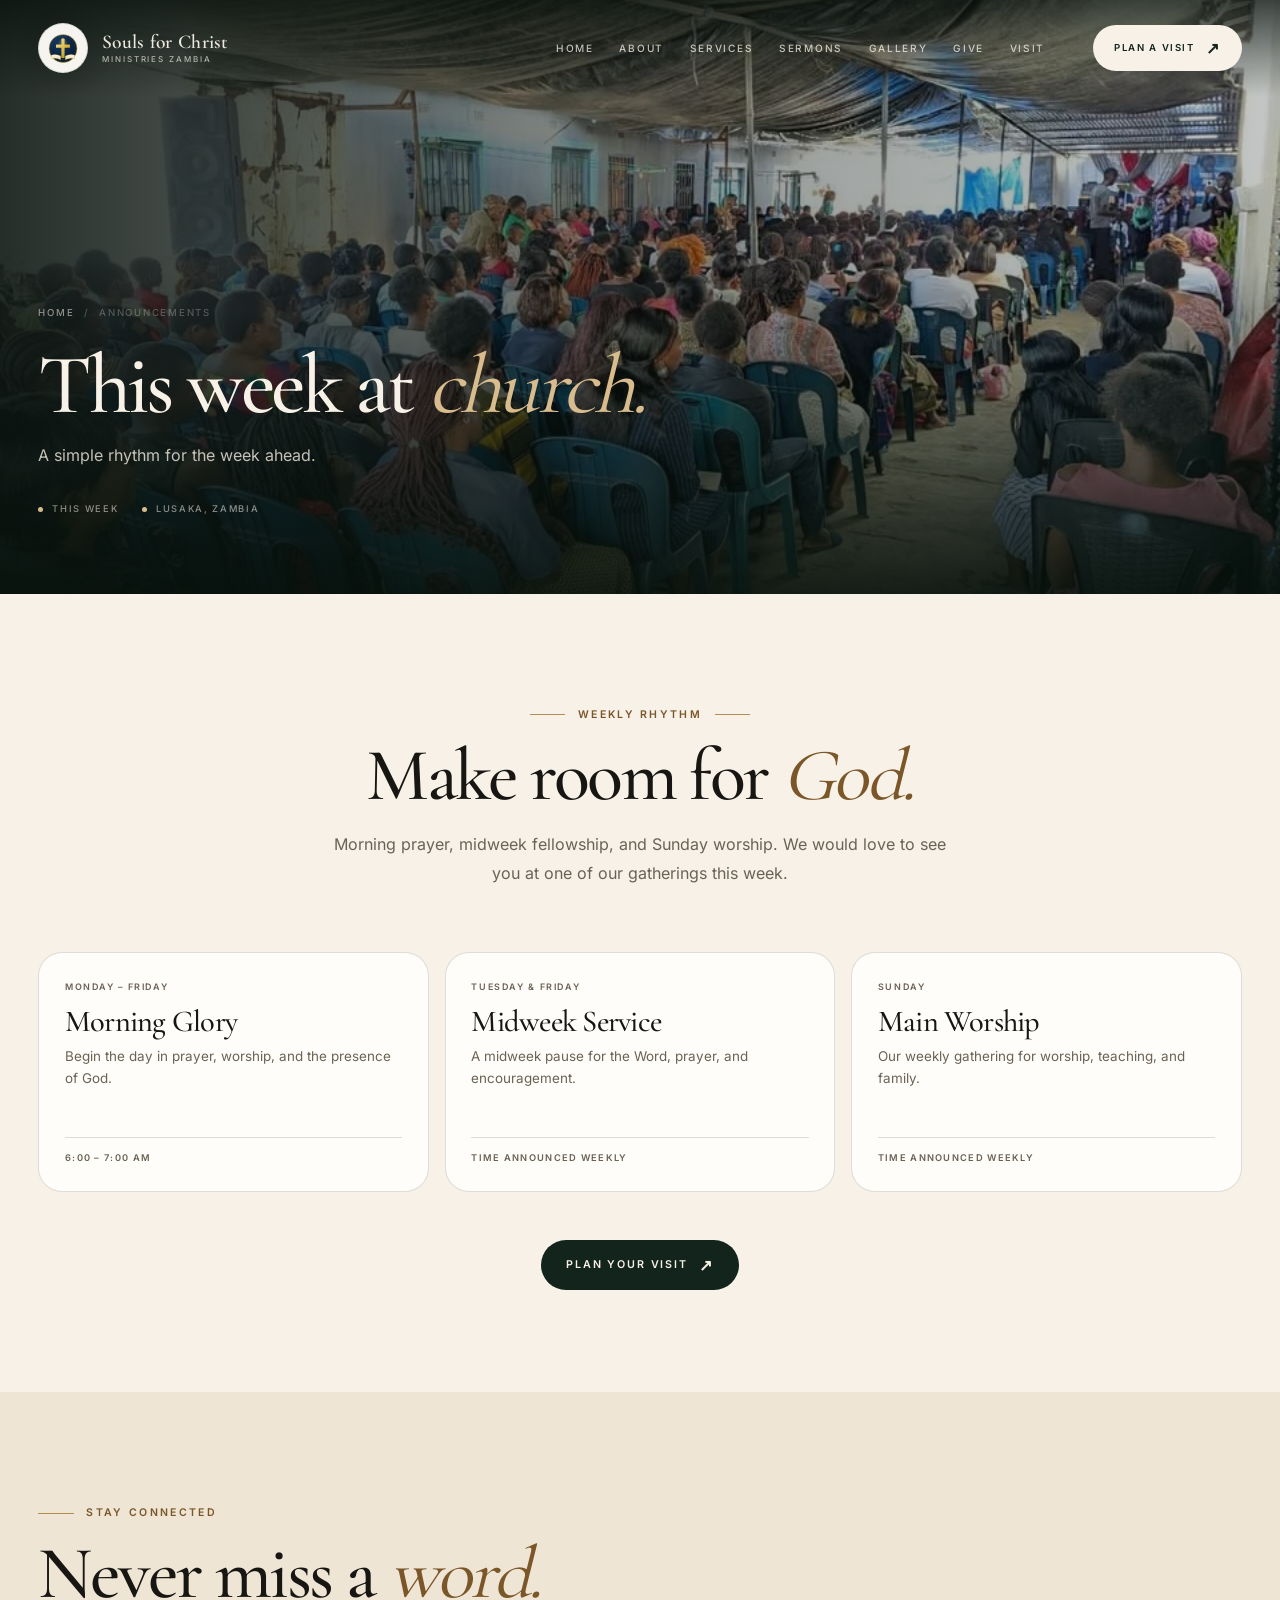
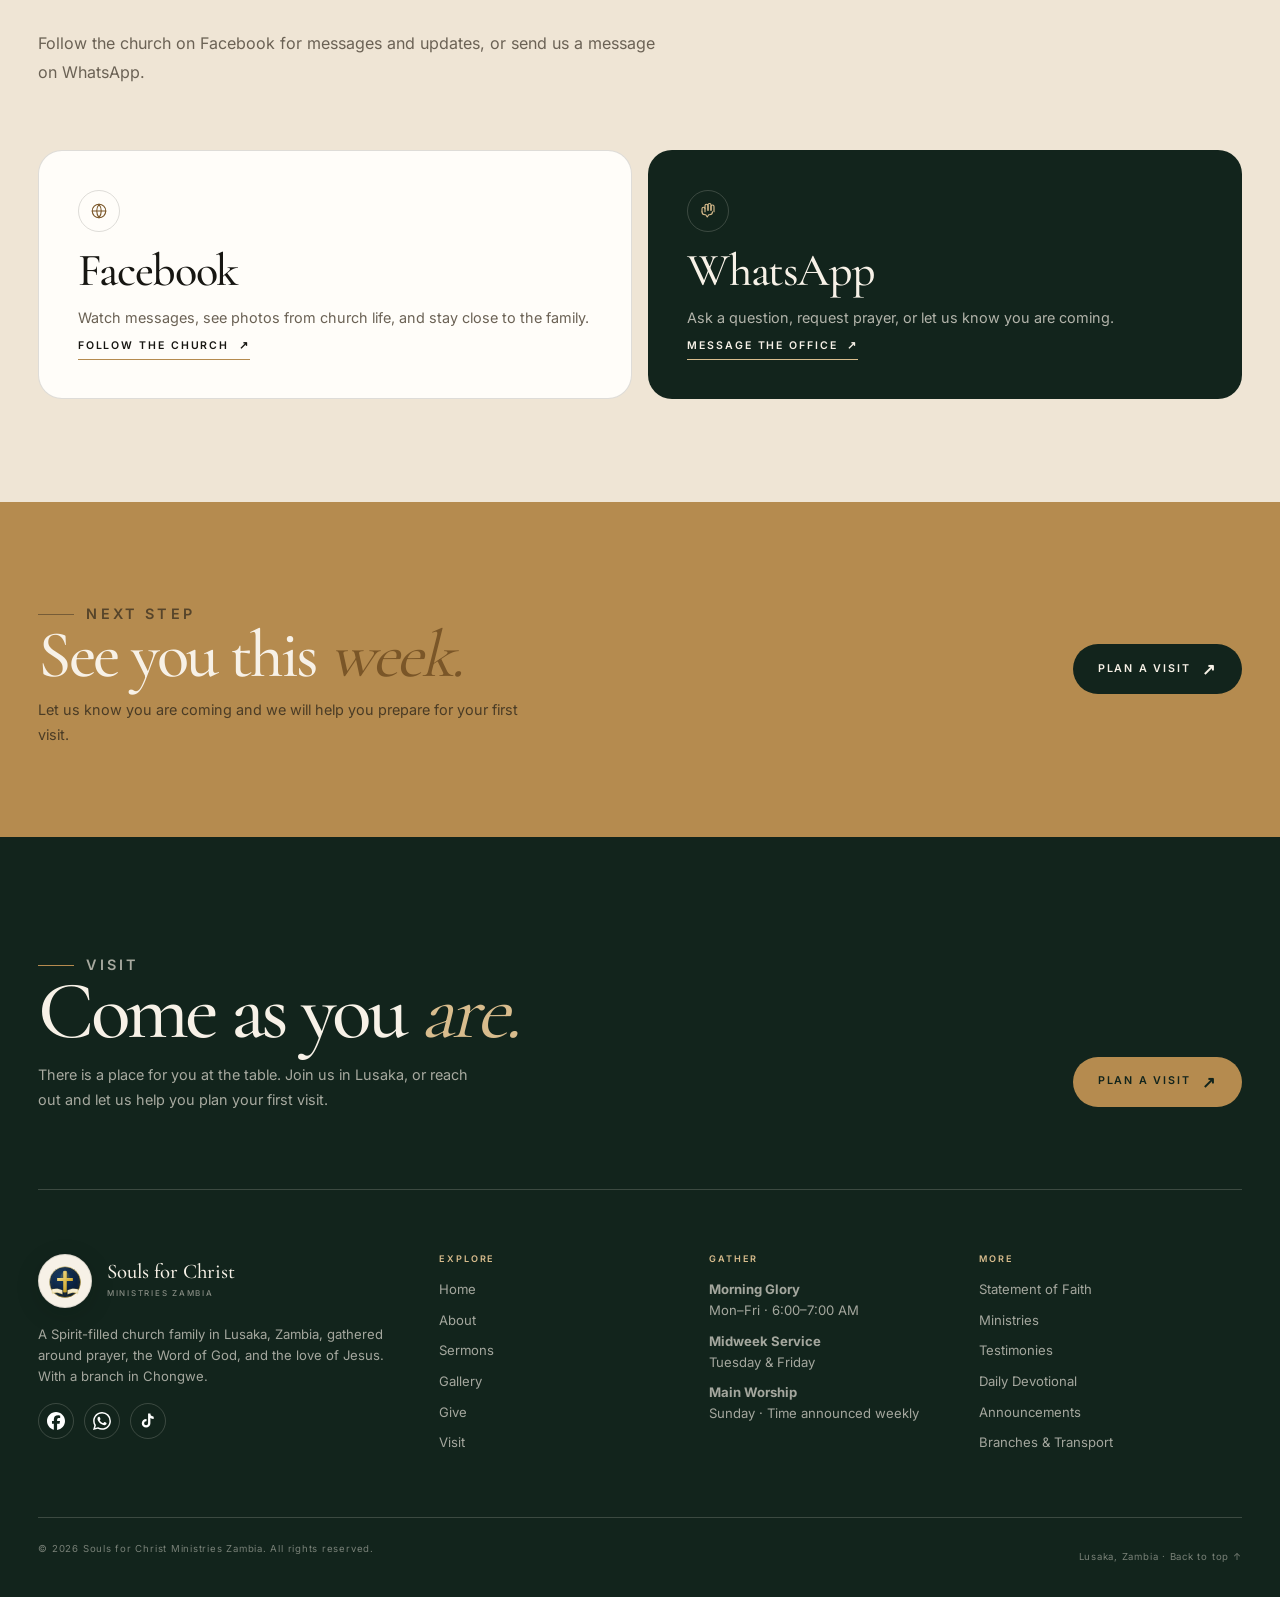
<file: announcements.html>
<!DOCTYPE html>
<html lang="en">
<head>
<meta charset="utf-8">
<meta name="viewport" content="width=device-width, initial-scale=1">
<title>Announcements | Souls for Christ Ministries Zambia</title>
<meta name="description" content="This week at Souls for Christ Ministries Zambia. Morning Glory, midweek service, and Sunday worship in Lusaka.">
<meta name="robots" content="index, follow">
<meta name="theme-color" content="#12241c">
<link rel="icon" href="assets/images/favicon-souls.png" type="image/png" sizes="128x128">
<link rel="canonical" href="https://nduwamakinka.github.io/souls-for-christ-ministries-zambia/announcements.html">
<link rel="preload" href="assets/fonts/CormorantGaramond-500.woff2" as="font" type="font/woff2" crossorigin>
<link rel="preload" href="assets/fonts/Inter-Variable.woff2" as="font" type="font/woff2" crossorigin>
<link rel="preload" as="image" href="assets/images/facebook-congregation.webp" type="image/webp">
<link rel="stylesheet" href="assets/css/fonts.css">
<link rel="stylesheet" href="assets/css/glightbox.min.css">
<link rel="stylesheet" href="assets/css/aos.css">
<link rel="stylesheet" href="assets/css/site.css">
<meta property="og:type" content="website">
<meta property="og:site_name" content="Souls for Christ Ministries Zambia">
<meta property="og:title" content="Announcements | Souls for Christ Ministries Zambia">
<meta property="og:description" content="This week at Souls for Christ Ministries Zambia. Morning Glory, midweek service, and Sunday worship in Lusaka.">
<meta property="og:url" content="https://nduwamakinka.github.io/souls-for-christ-ministries-zambia/announcements.html">
<meta property="og:image" content="https://nduwamakinka.github.io/souls-for-christ-ministries-zambia/assets/images/og-souls.jpg">
<meta name="twitter:card" content="summary_large_image">
<meta name="twitter:title" content="Announcements | Souls for Christ Ministries Zambia">
<meta name="twitter:description" content="This week at Souls for Christ Ministries Zambia. Morning Glory, midweek service, and Sunday worship in Lusaka.">
<meta name="twitter:image" content="https://nduwamakinka.github.io/souls-for-christ-ministries-zambia/assets/images/og-souls.jpg">

</head>
<body id="top">
<a class="skip-link" href="#main">Skip to content</a>
<header class="site-header" id="site-header">
<div class="shell header-inner">
<a class="brand" href="index.html" aria-label="Souls for Christ Ministries Zambia home">
<span class="brand-mark"><img src="assets/images/logo-emblem.svg" alt="" width="44" height="44"></span>
<span class="brand-copy"><strong>Souls for Christ</strong><small>Ministries Zambia</small></span>
</a>
<nav class="main-nav" aria-label="Main navigation">
<a href="index.html">Home</a>
<a href="about.html">About</a>
<a href="index.html#gather">Services</a>
<a href="sermons.html">Sermons</a>
<a href="gallery.html">Gallery</a>
<a href="give.html">Give</a>
<a href="contact.html">Visit</a>
</nav>
<a class="btn btn--sm header-cta" href="contact.html#visit">Plan a visit <span>↗</span></a>
<button class="menu-toggle" type="button" data-menu-toggle aria-expanded="false" aria-controls="mobile-menu" aria-label="Open menu"><span></span><span></span></button>
</div>
</header>
<div class="mobile-menu" id="mobile-menu" aria-hidden="true">
<div class="mobile-menu-head">
<a class="brand" href="index.html" aria-label="Souls for Christ Ministries Zambia home">
<span class="brand-mark"><img src="assets/images/logo-emblem.svg" alt="" width="44" height="44"></span>
<span class="brand-copy"><strong>Souls for Christ</strong><small>Ministries Zambia</small></span>
</a>
<button class="mobile-close" type="button" data-menu-close aria-label="Close menu">×</button>
</div>
<nav aria-label="Mobile navigation">
<a href="index.html">Home<span>↗</span></a>
<a href="about.html">About<span>↗</span></a>
<a href="index.html#gather">Services<span>↗</span></a>
<a href="sermons.html">Sermons<span>↗</span></a>
<a href="gallery.html">Gallery<span>↗</span></a>
<a href="give.html">Give<span>↗</span></a>
<a href="contact.html">Visit<span>↗</span></a>
</nav>
<div class="mobile-menu-foot">
<p>Lusaka, Zambia · A Spirit-filled church family.</p>
<a class="btn btn--bronze" href="contact.html#visit">Plan a visit <span>↗</span></a>
<ul class="social-row">
<li><a href="https://www.facebook.com/p/Souls-for-Christ-Ministries-Zambia-100068789642989/" target="_blank" rel="noopener noreferrer" aria-label="Facebook"><img src="assets/images/icon-facebook.svg" alt=""></a></li>
<li><a href="https://wa.me/260979918138" target="_blank" rel="noopener noreferrer" aria-label="WhatsApp"><img src="assets/images/icon-whatsapp.svg" alt=""></a></li>
<li><a href="https://www.tiktok.com/@mulengachilufyamu" target="_blank" rel="noopener noreferrer" aria-label="TikTok"><img src="assets/images/icon-tiktok.svg" alt=""></a></li>
</ul>
</div>
</div>
<main id="main">
<section class="page-hero">
<picture class="page-hero-media"><source srcset="assets/images/facebook-congregation.webp" type="image/webp"><img src="assets/images/facebook-congregation.jpg" alt="" width="960" height="722" loading="eager" decoding="async" fetchpriority="high" style="object-position:center 40%;"></picture>
<div class="shell">
<nav class="breadcrumb" aria-label="Breadcrumb"><a href="index.html">Home</a><span>/</span><span>Announcements</span></nav>
<h1>This week at <em>church.</em></h1>
<p class="lead">A simple rhythm for the week ahead.</p>
<div class="page-hero-meta"><span>This week</span><span>Lusaka, Zambia</span></div>
</div>
</section>
<section class="page-section">
<div class="shell">
<div class="section-head section-head--center" data-aos="fade-up"><p class="eyebrow eyebrow--center">Weekly rhythm</p><h2 class="display">Make room for <em>God.</em></h2><p class="lead">Morning prayer, midweek fellowship, and Sunday worship. We would love to see you at one of our gatherings this week.</p></div>
<div class="week-grid">
<article class="week-card" data-aos="fade-up"><span class="service-day">Monday – Friday</span><h2>Morning Glory</h2><p>Begin the day in prayer, worship, and the presence of God.</p><span class="service-time">6:00 – 7:00 AM</span></article>
<article class="week-card" data-aos="fade-up" data-aos-delay="80"><span class="service-day">Tuesday &amp; Friday</span><h2>Midweek Service</h2><p>A midweek pause for the Word, prayer, and encouragement.</p><span class="service-time">Time announced weekly</span></article>
<article class="week-card" data-aos="fade-up" data-aos-delay="160"><span class="service-day">Sunday</span><h2>Main Worship</h2><p>Our weekly gathering for worship, teaching, and family.</p><span class="service-time">Time announced weekly</span></article>
</div>
<div class="center-cta"><a class="btn btn--primary" href="contact.html#visit">Plan your visit <span>↗</span></a></div>
</div>
</section>

<section class="page-section page-section--paper">
<div class="shell">
<div class="section-head" data-aos="fade-up"><p class="eyebrow">Stay connected</p><h2 class="display">Never miss a <em>word.</em></h2><p class="lead">Follow the church on Facebook for messages and updates, or send us a message on WhatsApp.</p></div>
<div class="mission-grid">
<article class="mission-card" data-aos="fade-up"><div class="value-icon"><svg viewBox="0 0 24 24" aria-hidden="true"><circle cx="12" cy="12" r="9"/><path d="M3 12h18M12 3a15 15 0 0 1 0 18M12 3a15 15 0 0 0 0 18"/></svg></div><h2>Facebook</h2><p>Watch messages, see photos from church life, and stay close to the family.</p><a class="text-link" href="https://www.facebook.com/p/Souls-for-Christ-Ministries-Zambia-100068789642989/" target="_blank" rel="noopener noreferrer">Follow the church <span>↗</span></a></article>
<article class="mission-card mission-card--dark" data-aos="fade-up" data-aos-delay="100"><div class="value-icon"><svg viewBox="0 0 24 24" aria-hidden="true"><path d="M8 13V5a2 2 0 0 1 4 0v6"/><path d="M12 11V4a2 2 0 0 1 4 0v7"/><path d="M16 11V6a2 2 0 0 1 4 0v7"/><path d="M4 13a4 4 0 0 0 4 4h1l2 3 2-3h1a4 4 0 0 0 4-4"/><path d="M4 13V9a2 2 0 0 1 4 0"/></svg></div><h2>WhatsApp</h2><p>Ask a question, request prayer, or let us know you are coming.</p><a class="text-link text-link--light" href="https://wa.me/260979918138" target="_blank" rel="noopener noreferrer">Message the office <span>↗</span></a></article>
</div>
</div>
</section>

<section class="cta-band cta-band--bronze">
<div class="shell cta-band-inner">
<div><p class="eyebrow">Next step</p><h2>See you this <em>week.</em></h2><p>Let us know you are coming and we will help you prepare for your first visit.</p></div>
<a class="btn btn--bronze" href="contact.html#visit">Plan a visit <span>↗</span></a>
</div>
</section>
</main>
<footer class="site-footer">
<div class="shell">
<div class="footer-cta">
<div>
<p class="eyebrow">Visit</p>
<h2>Come as you <em>are.</em></h2>
<p>There is a place for you at the table. Join us in Lusaka, or reach out and let us help you plan your first visit.</p>
</div>
<a class="btn btn--bronze" href="contact.html#visit">Plan a visit <span>↗</span></a>
</div>
<div class="footer-grid">
<div class="footer-col">
<div class="footer-brand">
<span class="brand-mark"><img src="assets/images/logo-emblem.svg" alt="" width="54" height="54"></span>
<div><strong>Souls for Christ</strong><small>Ministries Zambia</small></div>
</div>
<p class="footer-about">A Spirit-filled church family in Lusaka, Zambia, gathered around prayer, the Word of God, and the love of Jesus. With a branch in Chongwe.</p>
<ul class="social-row">
<li><a href="https://www.facebook.com/p/Souls-for-Christ-Ministries-Zambia-100068789642989/" target="_blank" rel="noopener noreferrer" aria-label="Facebook"><img src="assets/images/icon-facebook.svg" alt=""></a></li>
<li><a href="https://wa.me/260979918138" target="_blank" rel="noopener noreferrer" aria-label="WhatsApp"><img src="assets/images/icon-whatsapp.svg" alt=""></a></li>
<li><a href="https://www.tiktok.com/@mulengachilufyamu" target="_blank" rel="noopener noreferrer" aria-label="TikTok"><img src="assets/images/icon-tiktok.svg" alt=""></a></li>
</ul>
</div>
<div class="footer-col">
<h3>Explore</h3>
<ul>
<li><a href="index.html">Home</a></li>
<li><a href="about.html">About</a></li>
<li><a href="sermons.html">Sermons</a></li>
<li><a href="gallery.html">Gallery</a></li>
<li><a href="give.html">Give</a></li>
<li><a href="contact.html">Visit</a></li>
</ul>
</div>
<div class="footer-col">
<h3>Gather</h3>
<ul>
<li><strong>Morning Glory</strong><br>Mon–Fri · 6:00–7:00 AM</li>
<li><strong>Midweek Service</strong><br>Tuesday &amp; Friday</li>
<li><strong>Main Worship</strong><br>Sunday · Time announced weekly</li>
</ul>
</div>
<div class="footer-col">
<h3>More</h3>
<ul>
<li><a href="faith.html">Statement of Faith</a></li>
<li><a href="ministry.html">Ministries</a></li>
<li><a href="testimonies.html">Testimonies</a></li>
<li><a href="daily-devotional.html">Daily Devotional</a></li>
<li><a href="announcements.html">Announcements</a></li>
<li><a href="branches-transport.html">Branches &amp; Transport</a></li>
</ul>
</div>
</div>
<div class="footer-bottom">
<p>© <span data-year>2026</span> Souls for Christ Ministries Zambia. All rights reserved.</p>
<p>Lusaka, Zambia · <a href="#top">Back to top ↑</a></p>
</div>
</div>
</footer>
<script src="assets/js/glightbox.min.js" defer></script>
<script src="assets/js/aos.js" defer></script>
<script src="assets/js/site.js" defer></script>
</body>
</html>
</file>
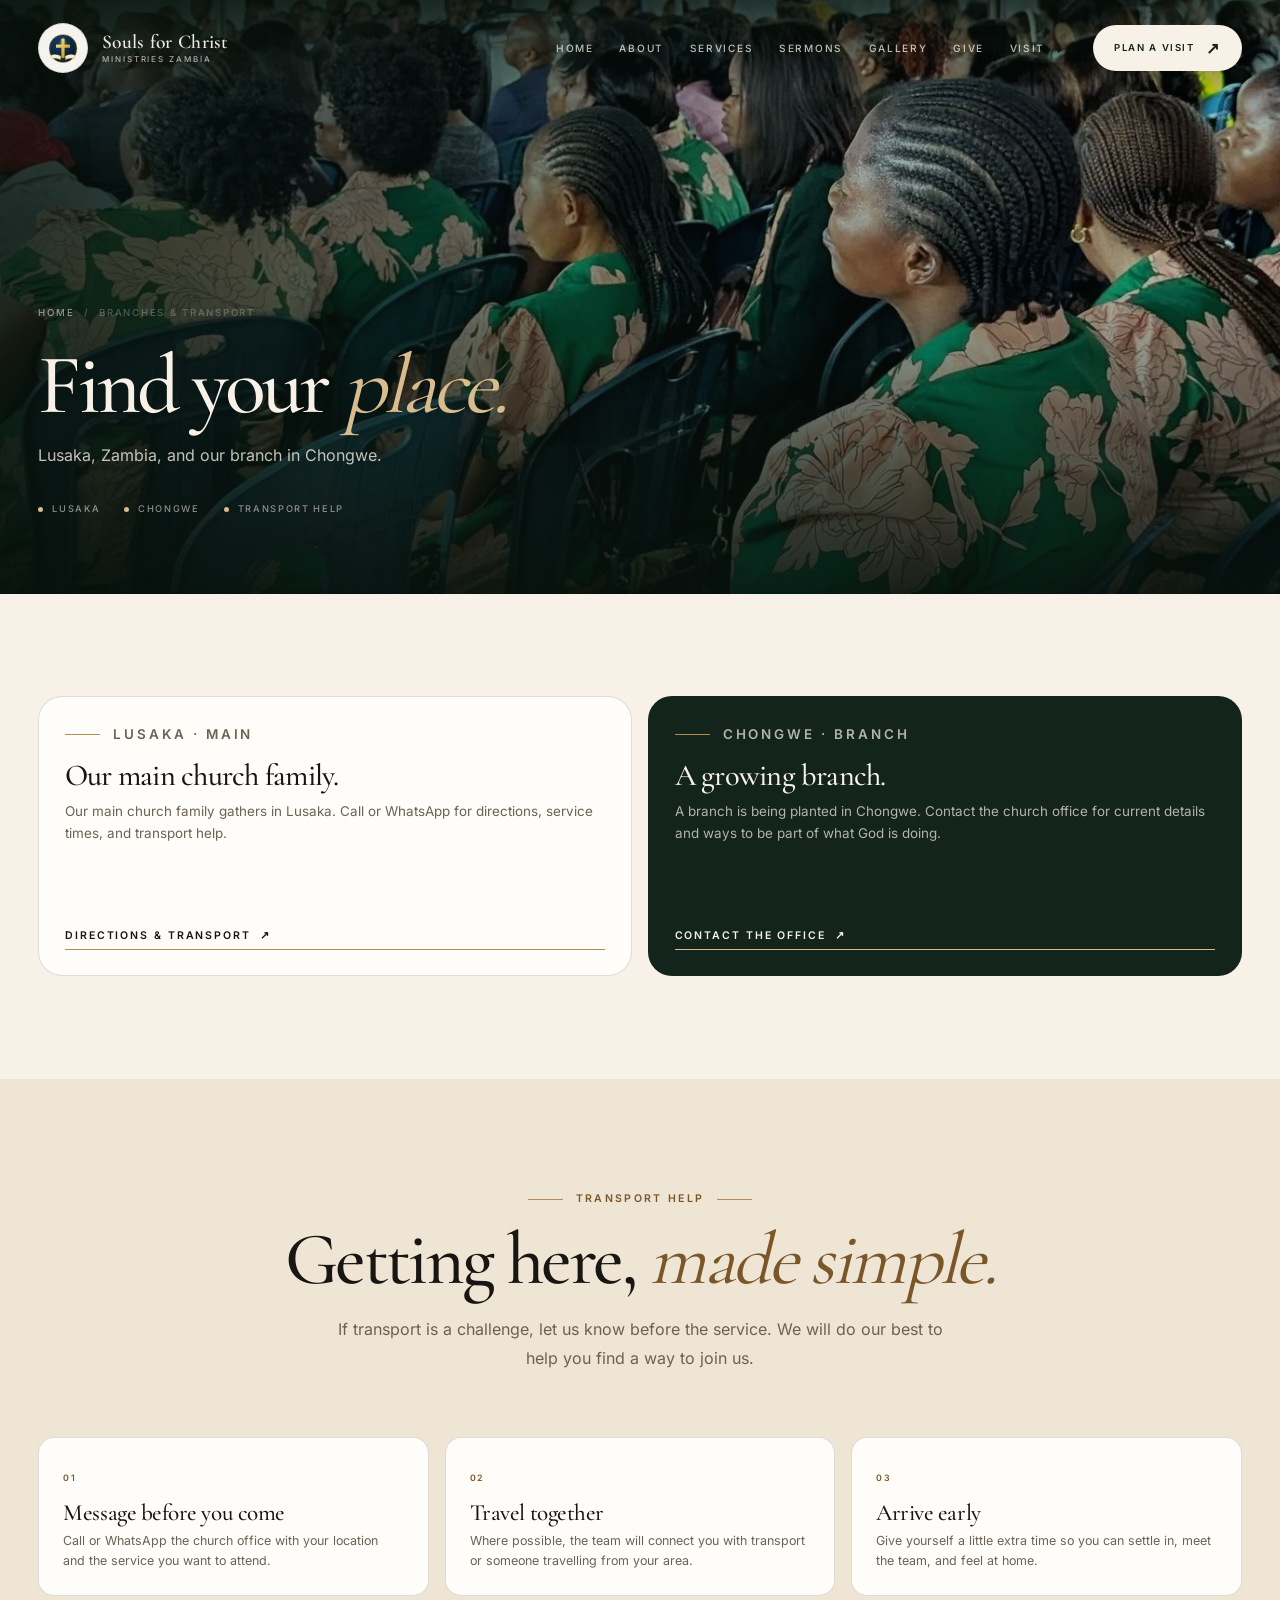
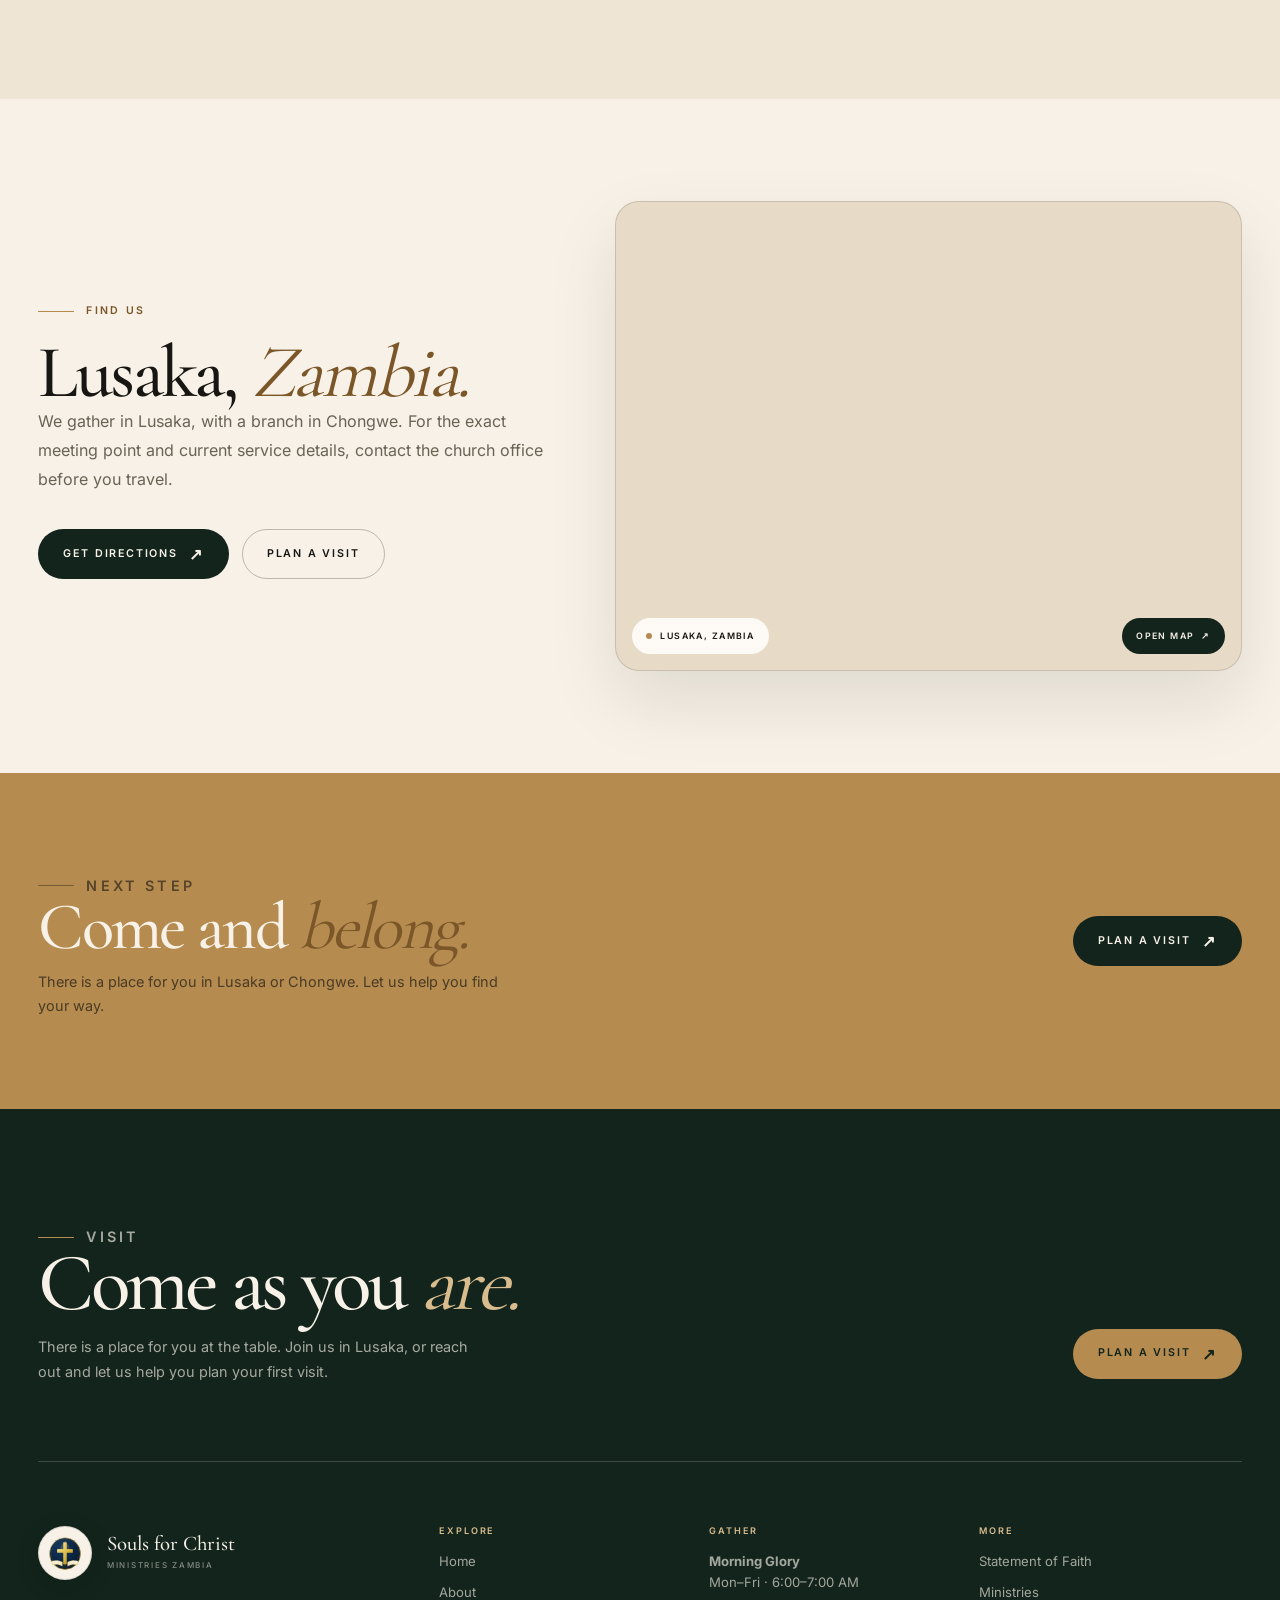
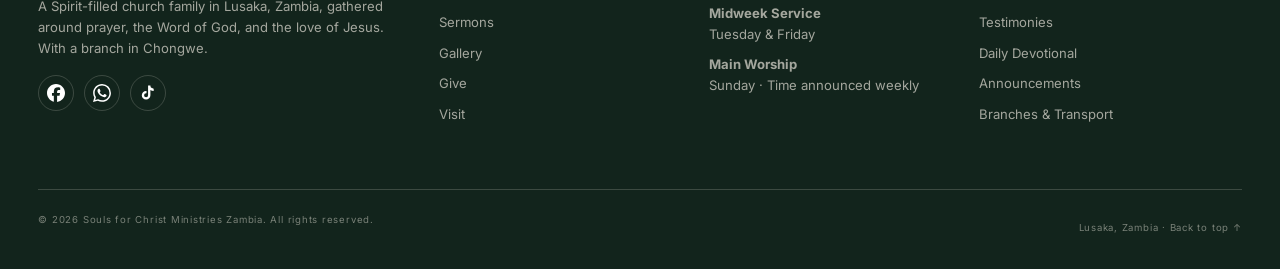
<file: branches-transport.html>
<!DOCTYPE html>
<html lang="en">
<head>
<meta charset="utf-8">
<meta name="viewport" content="width=device-width, initial-scale=1">
<title>Branches & Transport | Souls for Christ Ministries Zambia</title>
<meta name="description" content="Find Souls for Christ Ministries Zambia in Lusaka and Chongwe, and get transport help for your first visit.">
<meta name="robots" content="index, follow">
<meta name="theme-color" content="#12241c">
<link rel="icon" href="assets/images/favicon-souls.png" type="image/png" sizes="128x128">
<link rel="canonical" href="https://nduwamakinka.github.io/souls-for-christ-ministries-zambia/branches-transport.html">
<link rel="preload" href="assets/fonts/CormorantGaramond-500.woff2" as="font" type="font/woff2" crossorigin>
<link rel="preload" href="assets/fonts/Inter-Variable.woff2" as="font" type="font/woff2" crossorigin>
<link rel="preload" as="image" href="assets/images/hero-congregation.webp" type="image/webp">
<link rel="stylesheet" href="assets/css/fonts.css">
<link rel="stylesheet" href="assets/css/glightbox.min.css">
<link rel="stylesheet" href="assets/css/aos.css">
<link rel="stylesheet" href="assets/css/site.css">
<meta property="og:type" content="website">
<meta property="og:site_name" content="Souls for Christ Ministries Zambia">
<meta property="og:title" content="Branches &amp; Transport | Souls for Christ Ministries Zambia">
<meta property="og:description" content="Find Souls for Christ Ministries Zambia in Lusaka and Chongwe, and get transport help for your first visit.">
<meta property="og:url" content="https://nduwamakinka.github.io/souls-for-christ-ministries-zambia/branches-transport.html">
<meta property="og:image" content="https://nduwamakinka.github.io/souls-for-christ-ministries-zambia/assets/images/og-souls.jpg">
<meta name="twitter:card" content="summary_large_image">
<meta name="twitter:title" content="Branches &amp; Transport | Souls for Christ Ministries Zambia">
<meta name="twitter:description" content="Find Souls for Christ Ministries Zambia in Lusaka and Chongwe, and get transport help for your first visit.">
<meta name="twitter:image" content="https://nduwamakinka.github.io/souls-for-christ-ministries-zambia/assets/images/og-souls.jpg">

</head>
<body id="top">
<a class="skip-link" href="#main">Skip to content</a>
<header class="site-header" id="site-header">
<div class="shell header-inner">
<a class="brand" href="index.html" aria-label="Souls for Christ Ministries Zambia home">
<span class="brand-mark"><img src="assets/images/logo-emblem.svg" alt="" width="44" height="44"></span>
<span class="brand-copy"><strong>Souls for Christ</strong><small>Ministries Zambia</small></span>
</a>
<nav class="main-nav" aria-label="Main navigation">
<a href="index.html">Home</a>
<a href="about.html">About</a>
<a href="index.html#gather">Services</a>
<a href="sermons.html">Sermons</a>
<a href="gallery.html">Gallery</a>
<a href="give.html">Give</a>
<a href="contact.html">Visit</a>
</nav>
<a class="btn btn--sm header-cta" href="contact.html#visit">Plan a visit <span>↗</span></a>
<button class="menu-toggle" type="button" data-menu-toggle aria-expanded="false" aria-controls="mobile-menu" aria-label="Open menu"><span></span><span></span></button>
</div>
</header>
<div class="mobile-menu" id="mobile-menu" aria-hidden="true">
<div class="mobile-menu-head">
<a class="brand" href="index.html" aria-label="Souls for Christ Ministries Zambia home">
<span class="brand-mark"><img src="assets/images/logo-emblem.svg" alt="" width="44" height="44"></span>
<span class="brand-copy"><strong>Souls for Christ</strong><small>Ministries Zambia</small></span>
</a>
<button class="mobile-close" type="button" data-menu-close aria-label="Close menu">×</button>
</div>
<nav aria-label="Mobile navigation">
<a href="index.html">Home<span>↗</span></a>
<a href="about.html">About<span>↗</span></a>
<a href="index.html#gather">Services<span>↗</span></a>
<a href="sermons.html">Sermons<span>↗</span></a>
<a href="gallery.html">Gallery<span>↗</span></a>
<a href="give.html">Give<span>↗</span></a>
<a href="contact.html">Visit<span>↗</span></a>
</nav>
<div class="mobile-menu-foot">
<p>Lusaka, Zambia · A Spirit-filled church family.</p>
<a class="btn btn--bronze" href="contact.html#visit">Plan a visit <span>↗</span></a>
<ul class="social-row">
<li><a href="https://www.facebook.com/p/Souls-for-Christ-Ministries-Zambia-100068789642989/" target="_blank" rel="noopener noreferrer" aria-label="Facebook"><img src="assets/images/icon-facebook.svg" alt=""></a></li>
<li><a href="https://wa.me/260979918138" target="_blank" rel="noopener noreferrer" aria-label="WhatsApp"><img src="assets/images/icon-whatsapp.svg" alt=""></a></li>
<li><a href="https://www.tiktok.com/@mulengachilufyamu" target="_blank" rel="noopener noreferrer" aria-label="TikTok"><img src="assets/images/icon-tiktok.svg" alt=""></a></li>
</ul>
</div>
</div>
<main id="main">
<section class="page-hero">
<picture class="page-hero-media"><source srcset="assets/images/hero-congregation.webp" type="image/webp"><img src="assets/images/hero-congregation.jpg" alt="" width="1800" height="638" loading="eager" decoding="async" fetchpriority="high" style="object-position:center 35%;"></picture>
<div class="shell">
<nav class="breadcrumb" aria-label="Breadcrumb"><a href="index.html">Home</a><span>/</span><span>Branches & Transport</span></nav>
<h1>Find your <em>place.</em></h1>
<p class="lead">Lusaka, Zambia, and our branch in Chongwe.</p>
<div class="page-hero-meta"><span>Lusaka</span><span>Chongwe</span><span>Transport help</span></div>
</div>
</section>
<section class="page-section">
<div class="shell">
<div class="branch-grid">
<article class="branch-card" data-aos="fade-up"><p class="eyebrow">Lusaka · Main</p><h2>Our main church family.</h2><p>Our main church family gathers in Lusaka. Call or WhatsApp for directions, service times, and transport help.</p><a class="text-link" href="contact.html#visit">Directions &amp; transport <span>↗</span></a></article>
<article class="branch-card branch-card--dark" data-aos="fade-up" data-aos-delay="100"><p class="eyebrow">Chongwe · Branch</p><h2>A growing branch.</h2><p>A branch is being planted in Chongwe. Contact the church office for current details and ways to be part of what God is doing.</p><a class="text-link text-link--light" href="https://wa.me/260979918138" target="_blank" rel="noopener noreferrer">Contact the office <span>↗</span></a></article>
</div>
</div>
</section>

<section class="page-section page-section--paper">
<div class="shell">
<div class="section-head section-head--center" data-aos="fade-up"><p class="eyebrow eyebrow--center">Transport help</p><h2 class="display">Getting here, <em>made simple.</em></h2><p class="lead">If transport is a challenge, let us know before the service. We will do our best to help you find a way to join us.</p></div>
<div class="expect-grid">
<div class="expect-card" data-aos="fade-up"><span>01</span><h3>Message before you come</h3><p>Call or WhatsApp the church office with your location and the service you want to attend.</p></div>
<div class="expect-card" data-aos="fade-up" data-aos-delay="80"><span>02</span><h3>Travel together</h3><p>Where possible, the team will connect you with transport or someone travelling from your area.</p></div>
<div class="expect-card" data-aos="fade-up" data-aos-delay="160"><span>03</span><h3>Arrive early</h3><p>Give yourself a little extra time so you can settle in, meet the team, and feel at home.</p></div>
</div>
</div>
</section>

<section class="page-section">
<div class="shell map-section">
<div data-aos="fade-up">
<p class="eyebrow">Find us</p>
<h2 class="display">Lusaka, <em>Zambia.</em></h2>
<p class="lead">We gather in Lusaka, with a branch in Chongwe. For the exact meeting point and current service details, contact the church office before you travel.</p>
<div class="hero-actions"><a class="btn btn--primary" href="https://wa.me/260979918138" target="_blank" rel="noopener noreferrer">Get directions <span>↗</span></a><a class="btn btn--outline" href="contact.html#visit">Plan a visit</a></div>
</div>
<div class="map-card" data-aos="fade-up" data-aos-delay="100">
<iframe loading="lazy" referrerpolicy="no-referrer-when-downgrade" src="https://maps.google.com/maps?q=Lusaka%2C%20Zambia&amp;t=&amp;z=10&amp;ie=UTF8&amp;iwloc=&amp;output=embed" title="Map of Lusaka, Zambia"></iframe>
<span class="map-label">Lusaka, Zambia</span>
<a class="map-link" href="https://www.google.com/maps/place/Lusaka,+Zambia" target="_blank" rel="noopener noreferrer">Open map <span>↗</span></a>
</div>
</div>
</section>

<section class="cta-band cta-band--bronze">
<div class="shell cta-band-inner">
<div><p class="eyebrow">Next step</p><h2>Come and <em>belong.</em></h2><p>There is a place for you in Lusaka or Chongwe. Let us help you find your way.</p></div>
<a class="btn btn--bronze" href="contact.html#visit">Plan a visit <span>↗</span></a>
</div>
</section>
</main>
<footer class="site-footer">
<div class="shell">
<div class="footer-cta">
<div>
<p class="eyebrow">Visit</p>
<h2>Come as you <em>are.</em></h2>
<p>There is a place for you at the table. Join us in Lusaka, or reach out and let us help you plan your first visit.</p>
</div>
<a class="btn btn--bronze" href="contact.html#visit">Plan a visit <span>↗</span></a>
</div>
<div class="footer-grid">
<div class="footer-col">
<div class="footer-brand">
<span class="brand-mark"><img src="assets/images/logo-emblem.svg" alt="" width="54" height="54"></span>
<div><strong>Souls for Christ</strong><small>Ministries Zambia</small></div>
</div>
<p class="footer-about">A Spirit-filled church family in Lusaka, Zambia, gathered around prayer, the Word of God, and the love of Jesus. With a branch in Chongwe.</p>
<ul class="social-row">
<li><a href="https://www.facebook.com/p/Souls-for-Christ-Ministries-Zambia-100068789642989/" target="_blank" rel="noopener noreferrer" aria-label="Facebook"><img src="assets/images/icon-facebook.svg" alt=""></a></li>
<li><a href="https://wa.me/260979918138" target="_blank" rel="noopener noreferrer" aria-label="WhatsApp"><img src="assets/images/icon-whatsapp.svg" alt=""></a></li>
<li><a href="https://www.tiktok.com/@mulengachilufyamu" target="_blank" rel="noopener noreferrer" aria-label="TikTok"><img src="assets/images/icon-tiktok.svg" alt=""></a></li>
</ul>
</div>
<div class="footer-col">
<h3>Explore</h3>
<ul>
<li><a href="index.html">Home</a></li>
<li><a href="about.html">About</a></li>
<li><a href="sermons.html">Sermons</a></li>
<li><a href="gallery.html">Gallery</a></li>
<li><a href="give.html">Give</a></li>
<li><a href="contact.html">Visit</a></li>
</ul>
</div>
<div class="footer-col">
<h3>Gather</h3>
<ul>
<li><strong>Morning Glory</strong><br>Mon–Fri · 6:00–7:00 AM</li>
<li><strong>Midweek Service</strong><br>Tuesday &amp; Friday</li>
<li><strong>Main Worship</strong><br>Sunday · Time announced weekly</li>
</ul>
</div>
<div class="footer-col">
<h3>More</h3>
<ul>
<li><a href="faith.html">Statement of Faith</a></li>
<li><a href="ministry.html">Ministries</a></li>
<li><a href="testimonies.html">Testimonies</a></li>
<li><a href="daily-devotional.html">Daily Devotional</a></li>
<li><a href="announcements.html">Announcements</a></li>
<li><a href="branches-transport.html">Branches &amp; Transport</a></li>
</ul>
</div>
</div>
<div class="footer-bottom">
<p>© <span data-year>2026</span> Souls for Christ Ministries Zambia. All rights reserved.</p>
<p>Lusaka, Zambia · <a href="#top">Back to top ↑</a></p>
</div>
</div>
</footer>
<script src="assets/js/glightbox.min.js" defer></script>
<script src="assets/js/aos.js" defer></script>
<script src="assets/js/site.js" defer></script>
</body>
</html>
</file>
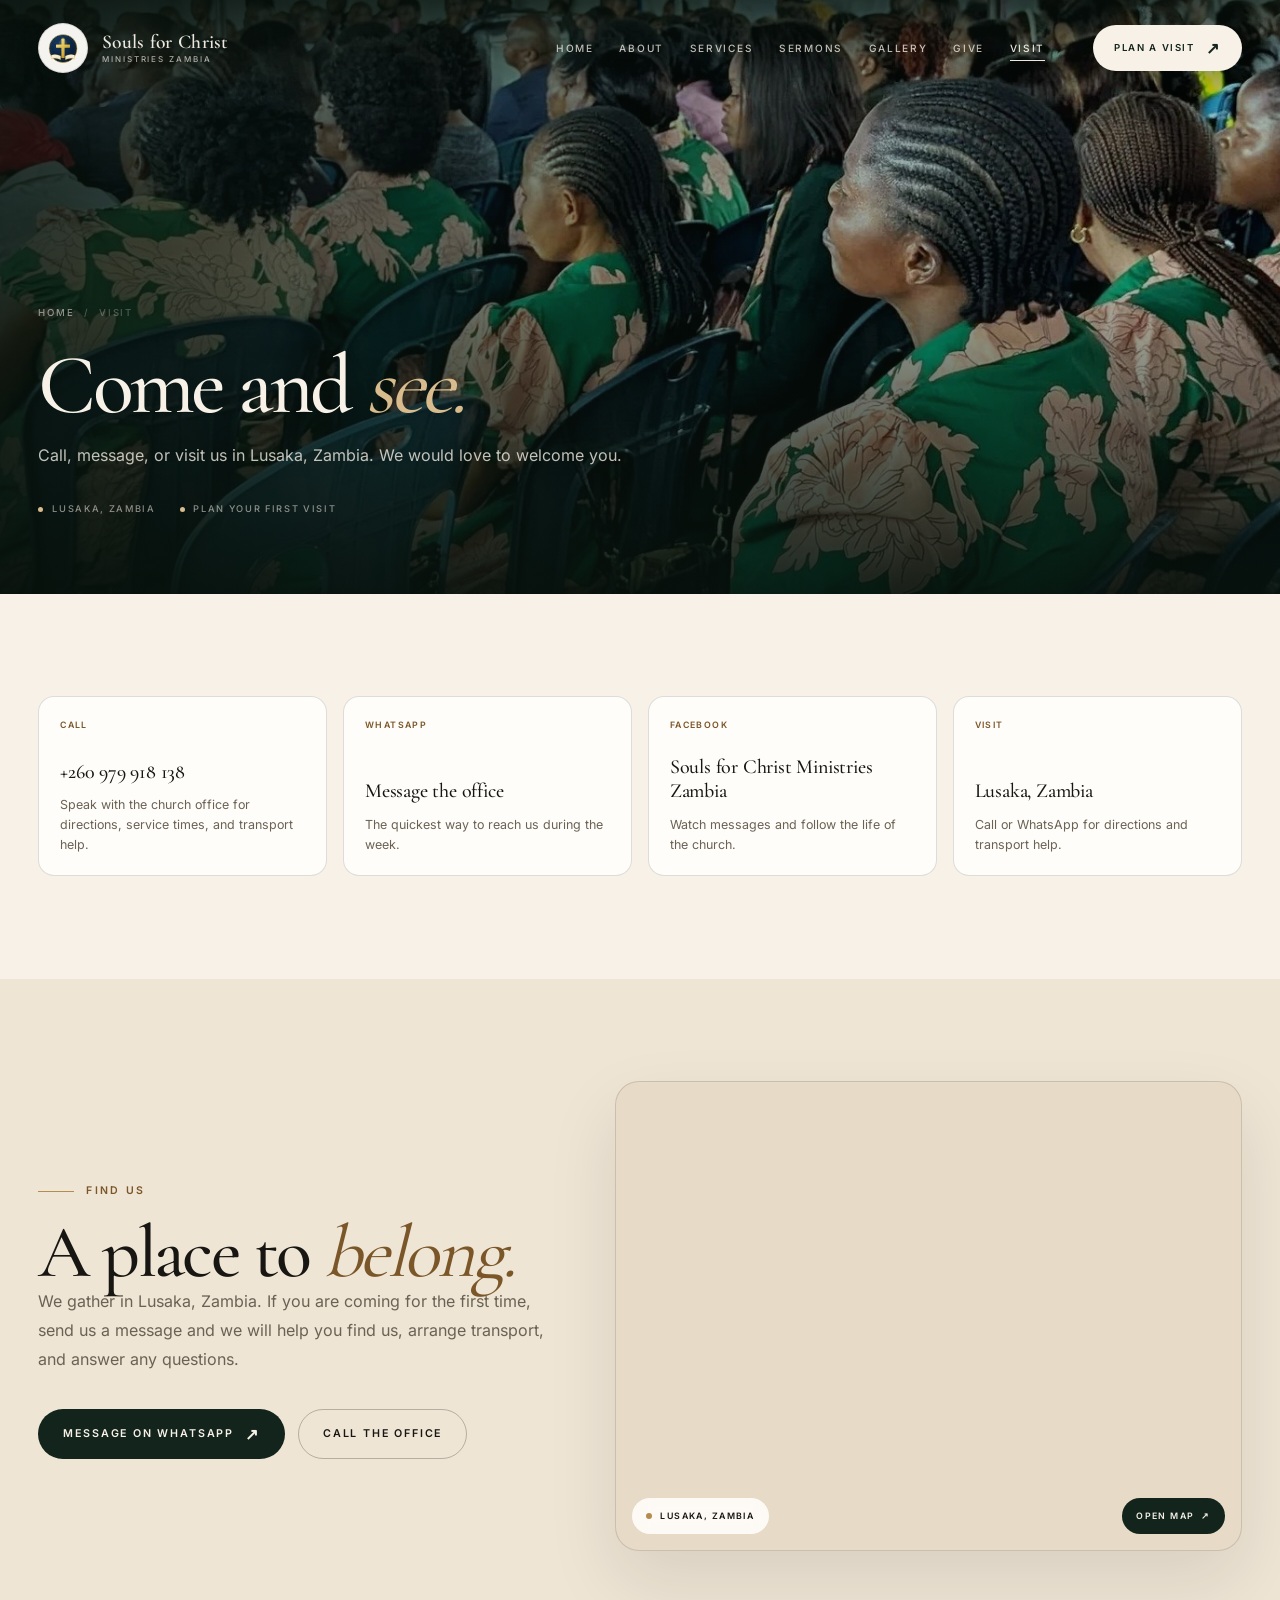
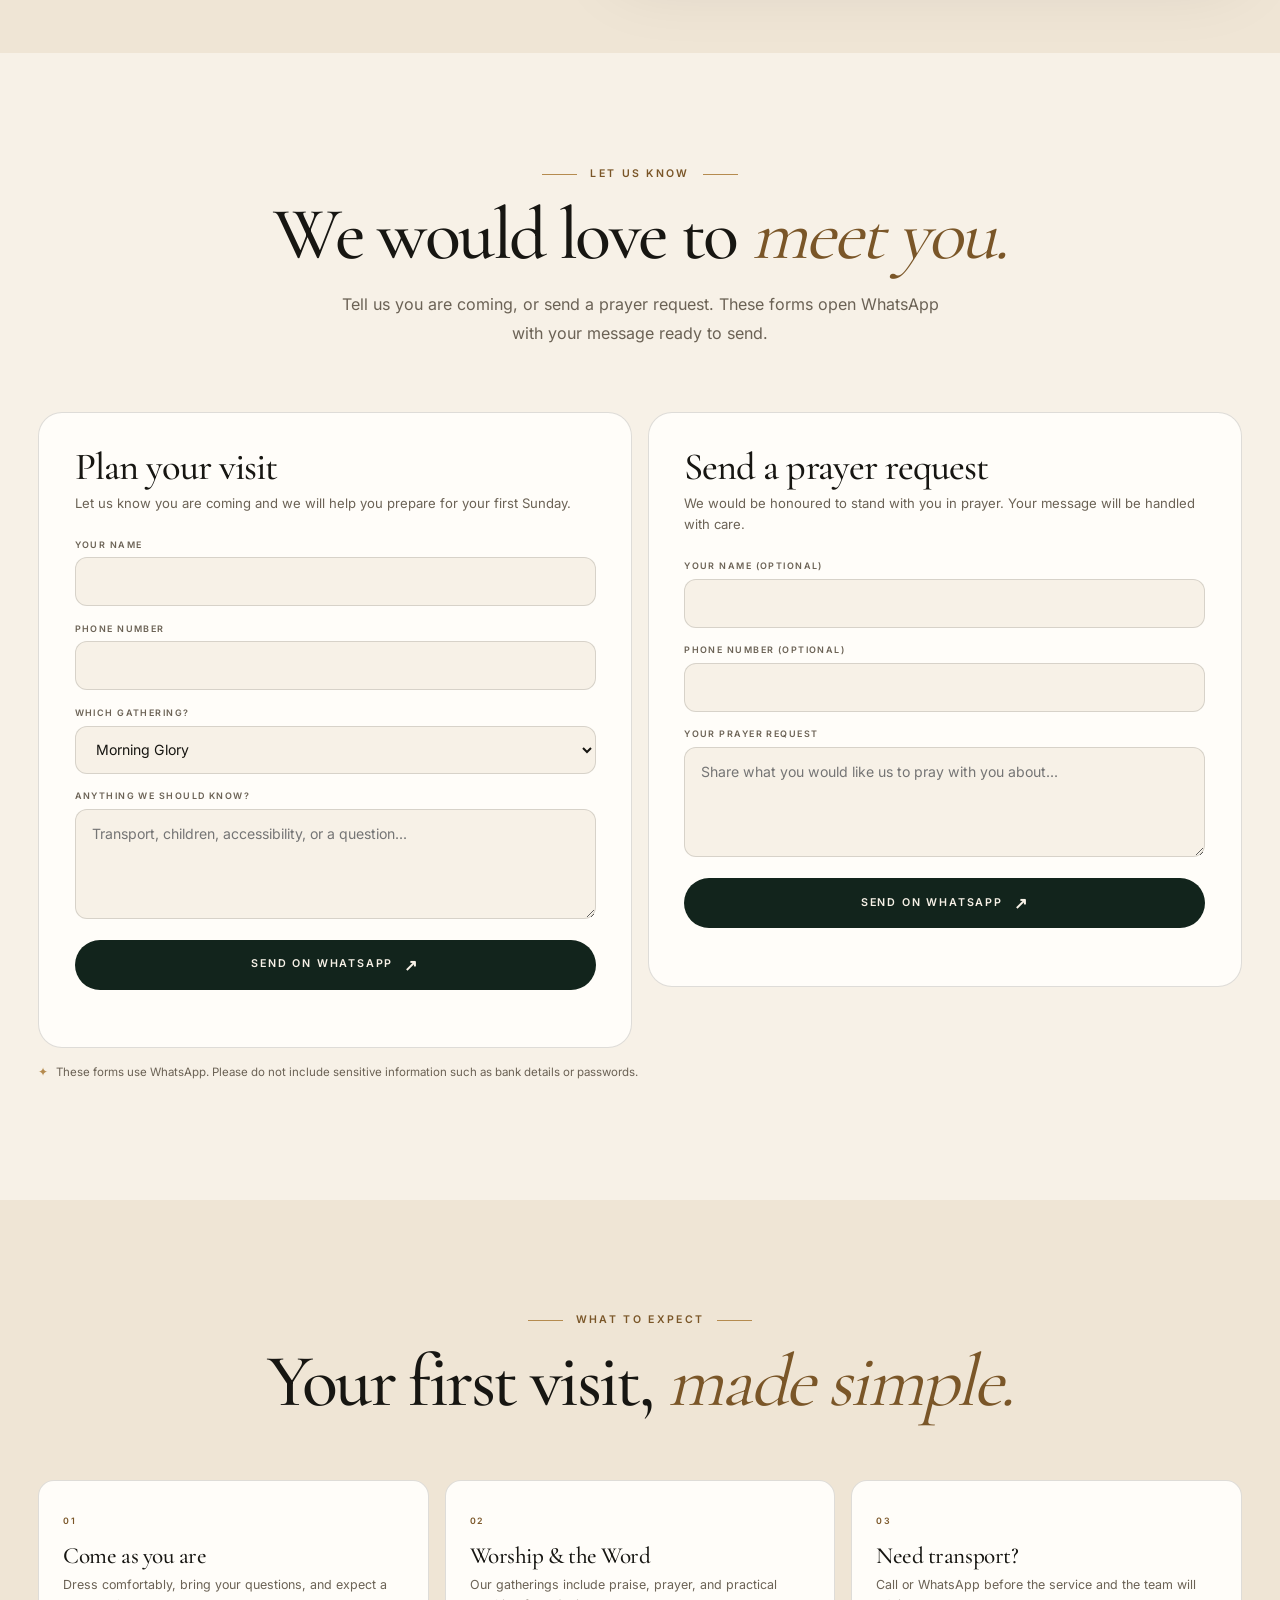
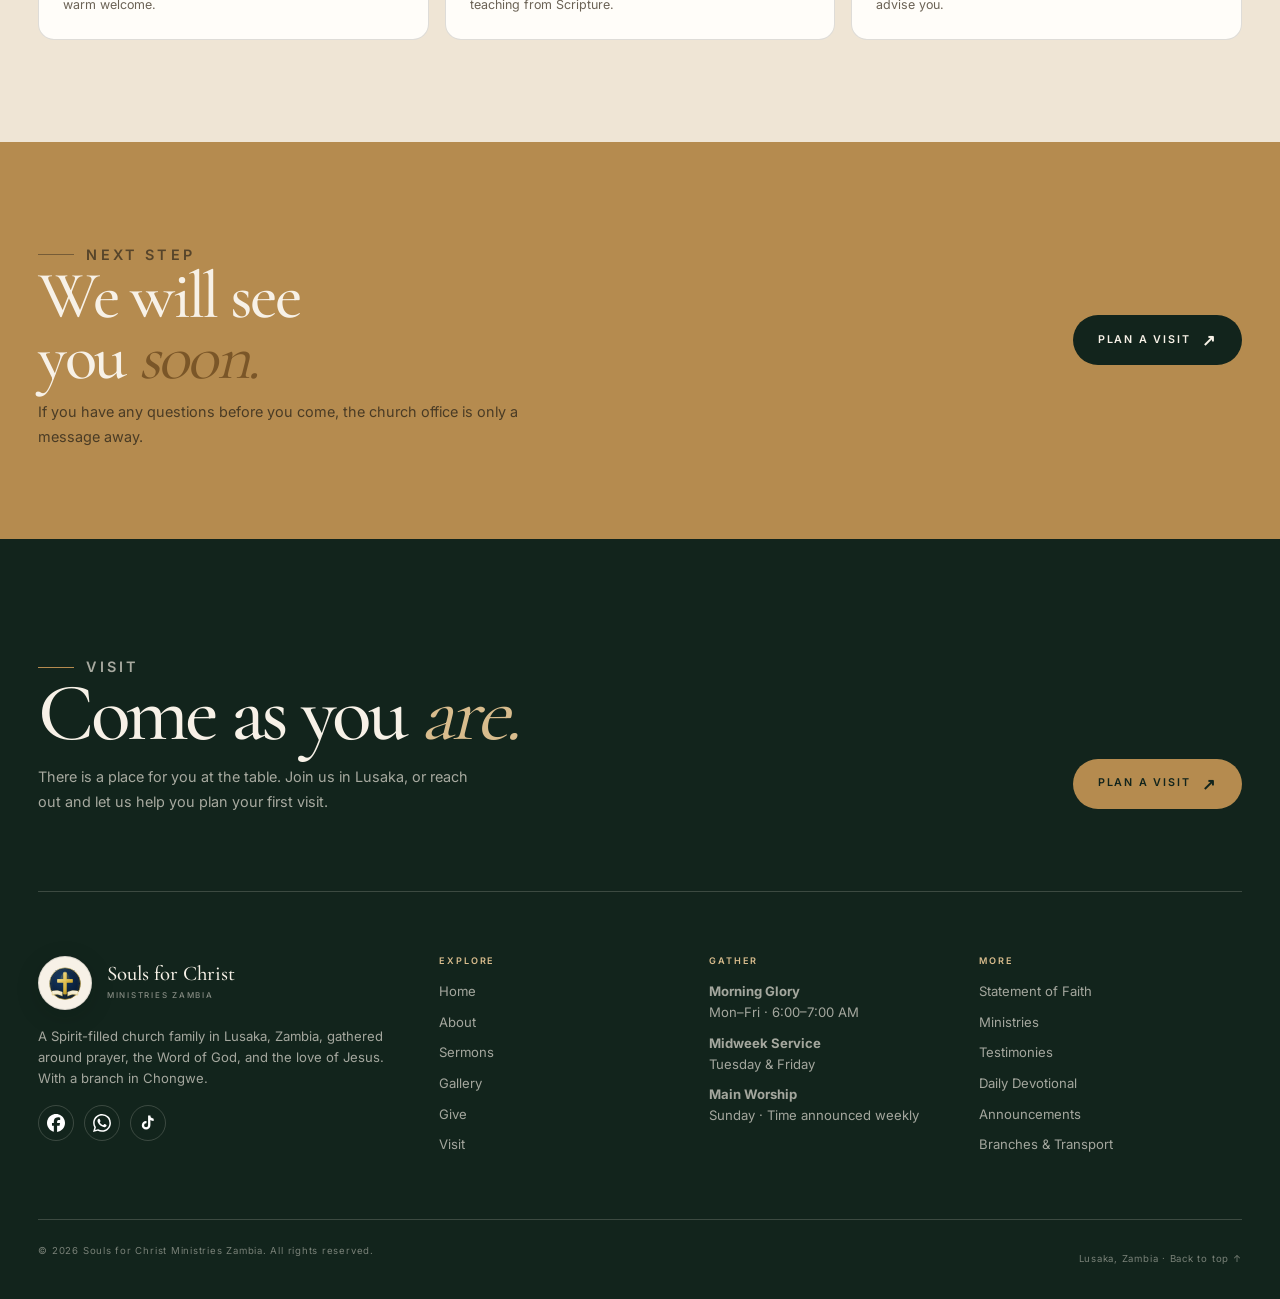
<file: contact.html>
<!DOCTYPE html>
<html lang="en">
<head>
<meta charset="utf-8">
<meta name="viewport" content="width=device-width, initial-scale=1">
<title>Visit | Souls for Christ Ministries Zambia</title>
<meta name="description" content="Plan your visit to Souls for Christ Ministries Zambia in Lusaka. Call or WhatsApp for directions, transport help, and prayer.">
<meta name="robots" content="index, follow">
<meta name="theme-color" content="#12241c">
<link rel="icon" href="assets/images/favicon-souls.png" type="image/png" sizes="128x128">
<link rel="canonical" href="https://nduwamakinka.github.io/souls-for-christ-ministries-zambia/contact.html">
<link rel="preload" href="assets/fonts/CormorantGaramond-500.woff2" as="font" type="font/woff2" crossorigin>
<link rel="preload" href="assets/fonts/Inter-Variable.woff2" as="font" type="font/woff2" crossorigin>
<link rel="preload" as="image" href="assets/images/hero-congregation.webp" type="image/webp">
<link rel="stylesheet" href="assets/css/fonts.css">
<link rel="stylesheet" href="assets/css/glightbox.min.css">
<link rel="stylesheet" href="assets/css/aos.css">
<link rel="stylesheet" href="assets/css/site.css">
<meta property="og:type" content="website">
<meta property="og:site_name" content="Souls for Christ Ministries Zambia">
<meta property="og:title" content="Visit | Souls for Christ Ministries Zambia">
<meta property="og:description" content="Plan your visit to Souls for Christ Ministries Zambia in Lusaka. Call or WhatsApp for directions, transport help, and prayer.">
<meta property="og:url" content="https://nduwamakinka.github.io/souls-for-christ-ministries-zambia/contact.html">
<meta property="og:image" content="https://nduwamakinka.github.io/souls-for-christ-ministries-zambia/assets/images/og-souls.jpg">
<meta name="twitter:card" content="summary_large_image">
<meta name="twitter:title" content="Visit | Souls for Christ Ministries Zambia">
<meta name="twitter:description" content="Plan your visit to Souls for Christ Ministries Zambia in Lusaka. Call or WhatsApp for directions, transport help, and prayer.">
<meta name="twitter:image" content="https://nduwamakinka.github.io/souls-for-christ-ministries-zambia/assets/images/og-souls.jpg">

</head>
<body id="top">
<a class="skip-link" href="#main">Skip to content</a>
<header class="site-header" id="site-header">
<div class="shell header-inner">
<a class="brand" href="index.html" aria-label="Souls for Christ Ministries Zambia home">
<span class="brand-mark"><img src="assets/images/logo-emblem.svg" alt="" width="44" height="44"></span>
<span class="brand-copy"><strong>Souls for Christ</strong><small>Ministries Zambia</small></span>
</a>
<nav class="main-nav" aria-label="Main navigation">
<a href="index.html">Home</a>
<a href="about.html">About</a>
<a href="index.html#gather">Services</a>
<a href="sermons.html">Sermons</a>
<a href="gallery.html">Gallery</a>
<a href="give.html">Give</a>
<a href="contact.html" class="is-active" aria-current="page">Visit</a>
</nav>
<a class="btn btn--sm header-cta" href="contact.html#visit">Plan a visit <span>↗</span></a>
<button class="menu-toggle" type="button" data-menu-toggle aria-expanded="false" aria-controls="mobile-menu" aria-label="Open menu"><span></span><span></span></button>
</div>
</header>
<div class="mobile-menu" id="mobile-menu" aria-hidden="true">
<div class="mobile-menu-head">
<a class="brand" href="index.html" aria-label="Souls for Christ Ministries Zambia home">
<span class="brand-mark"><img src="assets/images/logo-emblem.svg" alt="" width="44" height="44"></span>
<span class="brand-copy"><strong>Souls for Christ</strong><small>Ministries Zambia</small></span>
</a>
<button class="mobile-close" type="button" data-menu-close aria-label="Close menu">×</button>
</div>
<nav aria-label="Mobile navigation">
<a href="index.html">Home<span>↗</span></a>
<a href="about.html">About<span>↗</span></a>
<a href="index.html#gather">Services<span>↗</span></a>
<a href="sermons.html">Sermons<span>↗</span></a>
<a href="gallery.html">Gallery<span>↗</span></a>
<a href="give.html">Give<span>↗</span></a>
<a href="contact.html" class="is-active" aria-current="page">Visit<span>↗</span></a>
</nav>
<div class="mobile-menu-foot">
<p>Lusaka, Zambia · A Spirit-filled church family.</p>
<a class="btn btn--bronze" href="contact.html#visit">Plan a visit <span>↗</span></a>
<ul class="social-row">
<li><a href="https://www.facebook.com/p/Souls-for-Christ-Ministries-Zambia-100068789642989/" target="_blank" rel="noopener noreferrer" aria-label="Facebook"><img src="assets/images/icon-facebook.svg" alt=""></a></li>
<li><a href="https://wa.me/260979918138" target="_blank" rel="noopener noreferrer" aria-label="WhatsApp"><img src="assets/images/icon-whatsapp.svg" alt=""></a></li>
<li><a href="https://www.tiktok.com/@mulengachilufyamu" target="_blank" rel="noopener noreferrer" aria-label="TikTok"><img src="assets/images/icon-tiktok.svg" alt=""></a></li>
</ul>
</div>
</div>
<main id="main">
<section class="page-hero">
<picture class="page-hero-media"><source srcset="assets/images/hero-congregation.webp" type="image/webp"><img src="assets/images/hero-congregation.jpg" alt="" width="1800" height="638" loading="eager" decoding="async" fetchpriority="high" style="object-position:center 35%;"></picture>
<div class="shell">
<nav class="breadcrumb" aria-label="Breadcrumb"><a href="index.html">Home</a><span>/</span><span>Visit</span></nav>
<h1>Come and <em>see.</em></h1>
<p class="lead">Call, message, or visit us in Lusaka, Zambia. We would love to welcome you.</p>
<div class="page-hero-meta"><span>Lusaka, Zambia</span><span>Plan your first visit</span></div>
</div>
</section>
<section class="page-section page-section--tight">
<div class="shell">
<div class="contact-cards">
<article class="contact-card" data-aos="fade-up"><span class="label">Call</span><a href="tel:+260979918138">+260 979 918 138</a><p>Speak with the church office for directions, service times, and transport help.</p></article>
<article class="contact-card" data-aos="fade-up" data-aos-delay="60"><span class="label">WhatsApp</span><a href="https://wa.me/260979918138" target="_blank" rel="noopener noreferrer">Message the office</a><p>The quickest way to reach us during the week.</p></article>
<article class="contact-card" data-aos="fade-up" data-aos-delay="120"><span class="label">Facebook</span><a href="https://www.facebook.com/p/Souls-for-Christ-Ministries-Zambia-100068789642989/" target="_blank" rel="noopener noreferrer">Souls for Christ Ministries Zambia</a><p>Watch messages and follow the life of the church.</p></article>
<article class="contact-card" data-aos="fade-up" data-aos-delay="180"><span class="label">Visit</span><a href="https://www.google.com/maps/place/Lusaka,+Zambia" target="_blank" rel="noopener noreferrer">Lusaka, Zambia</a><p>Call or WhatsApp for directions and transport help.</p></article>
</div>
</div>
</section>

<section class="page-section page-section--paper">
<div class="shell map-section">
<div data-aos="fade-up">
<p class="eyebrow">Find us</p>
<h2 class="display">A place to <em>belong.</em></h2>
<p class="lead">We gather in Lusaka, Zambia. If you are coming for the first time, send us a message and we will help you find us, arrange transport, and answer any questions.</p>
<div class="hero-actions"><a class="btn btn--primary" href="https://wa.me/260979918138" target="_blank" rel="noopener noreferrer">Message on WhatsApp <span>↗</span></a><a class="btn btn--outline" href="tel:+260979918138">Call the office</a></div>
</div>
<div class="map-card" data-aos="fade-up" data-aos-delay="100">
<iframe loading="lazy" referrerpolicy="no-referrer-when-downgrade" src="https://maps.google.com/maps?q=Lusaka%2C%20Zambia&amp;t=&amp;z=10&amp;ie=UTF8&amp;iwloc=&amp;output=embed" title="Map of Lusaka, Zambia"></iframe>
<span class="map-label">Lusaka, Zambia</span>
<a class="map-link" href="https://www.google.com/maps/place/Lusaka,+Zambia" target="_blank" rel="noopener noreferrer">Open map <span>↗</span></a>
</div>
</div>
</section>

<section class="page-section" id="visit">
<div class="shell">
<div class="section-head section-head--center" data-aos="fade-up"><p class="eyebrow eyebrow--center">Let us know</p><h2 class="display">We would love to <em>meet you.</em></h2><p class="lead">Tell us you are coming, or send a prayer request. These forms open WhatsApp with your message ready to send.</p></div>
<div class="forms-grid">
<form class="form-card" data-whatsapp-form data-subject="Plan a visit" data-aos="fade-up">
<h3>Plan your visit</h3>
<p>Let us know you are coming and we will help you prepare for your first Sunday.</p>
<div class="field"><label for="visit-name">Your name</label><input id="visit-name" name="name" type="text" autocomplete="name" required></div>
<div class="field"><label for="visit-phone">Phone number</label><input id="visit-phone" name="phone" type="tel" autocomplete="tel" required></div>
<div class="field"><label for="visit-gathering">Which gathering?</label><select id="visit-gathering" name="gathering"><option>Morning Glory</option><option>Midweek Service</option><option>Main Worship</option><option>Another service</option></select></div>
<div class="field"><label for="visit-notes">Anything we should know?</label><textarea id="visit-notes" name="notes" placeholder="Transport, children, accessibility, or a question..."></textarea></div>
<button class="btn btn--primary" type="submit">Send on WhatsApp <span>↗</span></button>
<p class="form-status" role="status"></p>
</form>
<form class="form-card" id="prayer" data-whatsapp-form data-subject="Prayer request" data-aos="fade-up" data-aos-delay="100">
<h3>Send a prayer request</h3>
<p>We would be honoured to stand with you in prayer. Your message will be handled with care.</p>
<div class="field"><label for="prayer-name">Your name (optional)</label><input id="prayer-name" name="name" type="text" autocomplete="name"></div>
<div class="field"><label for="prayer-phone">Phone number (optional)</label><input id="prayer-phone" name="phone" type="tel" autocomplete="tel"></div>
<div class="field"><label for="prayer-request">Your prayer request</label><textarea id="prayer-request" name="request" required placeholder="Share what you would like us to pray with you about..."></textarea></div>
<button class="btn btn--primary" type="submit">Send on WhatsApp <span>↗</span></button>
<p class="form-status" role="status"></p>
</form>
</div>
<p class="form-note">These forms use WhatsApp. Please do not include sensitive information such as bank details or passwords.</p>
<noscript><p class="form-note">JavaScript is disabled in your browser. Please call or WhatsApp the church office directly on +260 979 918 138.</p></noscript>
</div>
</section>

<section class="page-section page-section--paper">
<div class="shell">
<div class="section-head section-head--center" data-aos="fade-up"><p class="eyebrow eyebrow--center">What to expect</p><h2 class="display">Your first visit, <em>made simple.</em></h2></div>
<div class="expect-grid">
<div class="expect-card" data-aos="fade-up"><span>01</span><h3>Come as you are</h3><p>Dress comfortably, bring your questions, and expect a warm welcome.</p></div>
<div class="expect-card" data-aos="fade-up" data-aos-delay="80"><span>02</span><h3>Worship &amp; the Word</h3><p>Our gatherings include praise, prayer, and practical teaching from Scripture.</p></div>
<div class="expect-card" data-aos="fade-up" data-aos-delay="160"><span>03</span><h3>Need transport?</h3><p>Call or WhatsApp before the service and the team will advise you.</p></div>
</div>
</div>
</section>

<section class="cta-band cta-band--bronze">
<div class="shell cta-band-inner">
<div><p class="eyebrow">Next step</p><h2>We will see you <em>soon.</em></h2><p>If you have any questions before you come, the church office is only a message away.</p></div>
<a class="btn btn--bronze" href="#visit">Plan a visit <span>↗</span></a>
</div>
</section>
</main>
<footer class="site-footer">
<div class="shell">
<div class="footer-cta">
<div>
<p class="eyebrow">Visit</p>
<h2>Come as you <em>are.</em></h2>
<p>There is a place for you at the table. Join us in Lusaka, or reach out and let us help you plan your first visit.</p>
</div>
<a class="btn btn--bronze" href="contact.html#visit">Plan a visit <span>↗</span></a>
</div>
<div class="footer-grid">
<div class="footer-col">
<div class="footer-brand">
<span class="brand-mark"><img src="assets/images/logo-emblem.svg" alt="" width="54" height="54"></span>
<div><strong>Souls for Christ</strong><small>Ministries Zambia</small></div>
</div>
<p class="footer-about">A Spirit-filled church family in Lusaka, Zambia, gathered around prayer, the Word of God, and the love of Jesus. With a branch in Chongwe.</p>
<ul class="social-row">
<li><a href="https://www.facebook.com/p/Souls-for-Christ-Ministries-Zambia-100068789642989/" target="_blank" rel="noopener noreferrer" aria-label="Facebook"><img src="assets/images/icon-facebook.svg" alt=""></a></li>
<li><a href="https://wa.me/260979918138" target="_blank" rel="noopener noreferrer" aria-label="WhatsApp"><img src="assets/images/icon-whatsapp.svg" alt=""></a></li>
<li><a href="https://www.tiktok.com/@mulengachilufyamu" target="_blank" rel="noopener noreferrer" aria-label="TikTok"><img src="assets/images/icon-tiktok.svg" alt=""></a></li>
</ul>
</div>
<div class="footer-col">
<h3>Explore</h3>
<ul>
<li><a href="index.html">Home</a></li>
<li><a href="about.html">About</a></li>
<li><a href="sermons.html">Sermons</a></li>
<li><a href="gallery.html">Gallery</a></li>
<li><a href="give.html">Give</a></li>
<li><a href="contact.html">Visit</a></li>
</ul>
</div>
<div class="footer-col">
<h3>Gather</h3>
<ul>
<li><strong>Morning Glory</strong><br>Mon–Fri · 6:00–7:00 AM</li>
<li><strong>Midweek Service</strong><br>Tuesday &amp; Friday</li>
<li><strong>Main Worship</strong><br>Sunday · Time announced weekly</li>
</ul>
</div>
<div class="footer-col">
<h3>More</h3>
<ul>
<li><a href="faith.html">Statement of Faith</a></li>
<li><a href="ministry.html">Ministries</a></li>
<li><a href="testimonies.html">Testimonies</a></li>
<li><a href="daily-devotional.html">Daily Devotional</a></li>
<li><a href="announcements.html">Announcements</a></li>
<li><a href="branches-transport.html">Branches &amp; Transport</a></li>
</ul>
</div>
</div>
<div class="footer-bottom">
<p>© <span data-year>2026</span> Souls for Christ Ministries Zambia. All rights reserved.</p>
<p>Lusaka, Zambia · <a href="#top">Back to top ↑</a></p>
</div>
</div>
</footer>
<script src="assets/js/glightbox.min.js" defer></script>
<script src="assets/js/aos.js" defer></script>
<script src="assets/js/site.js" defer></script>
</body>
</html>
</file>
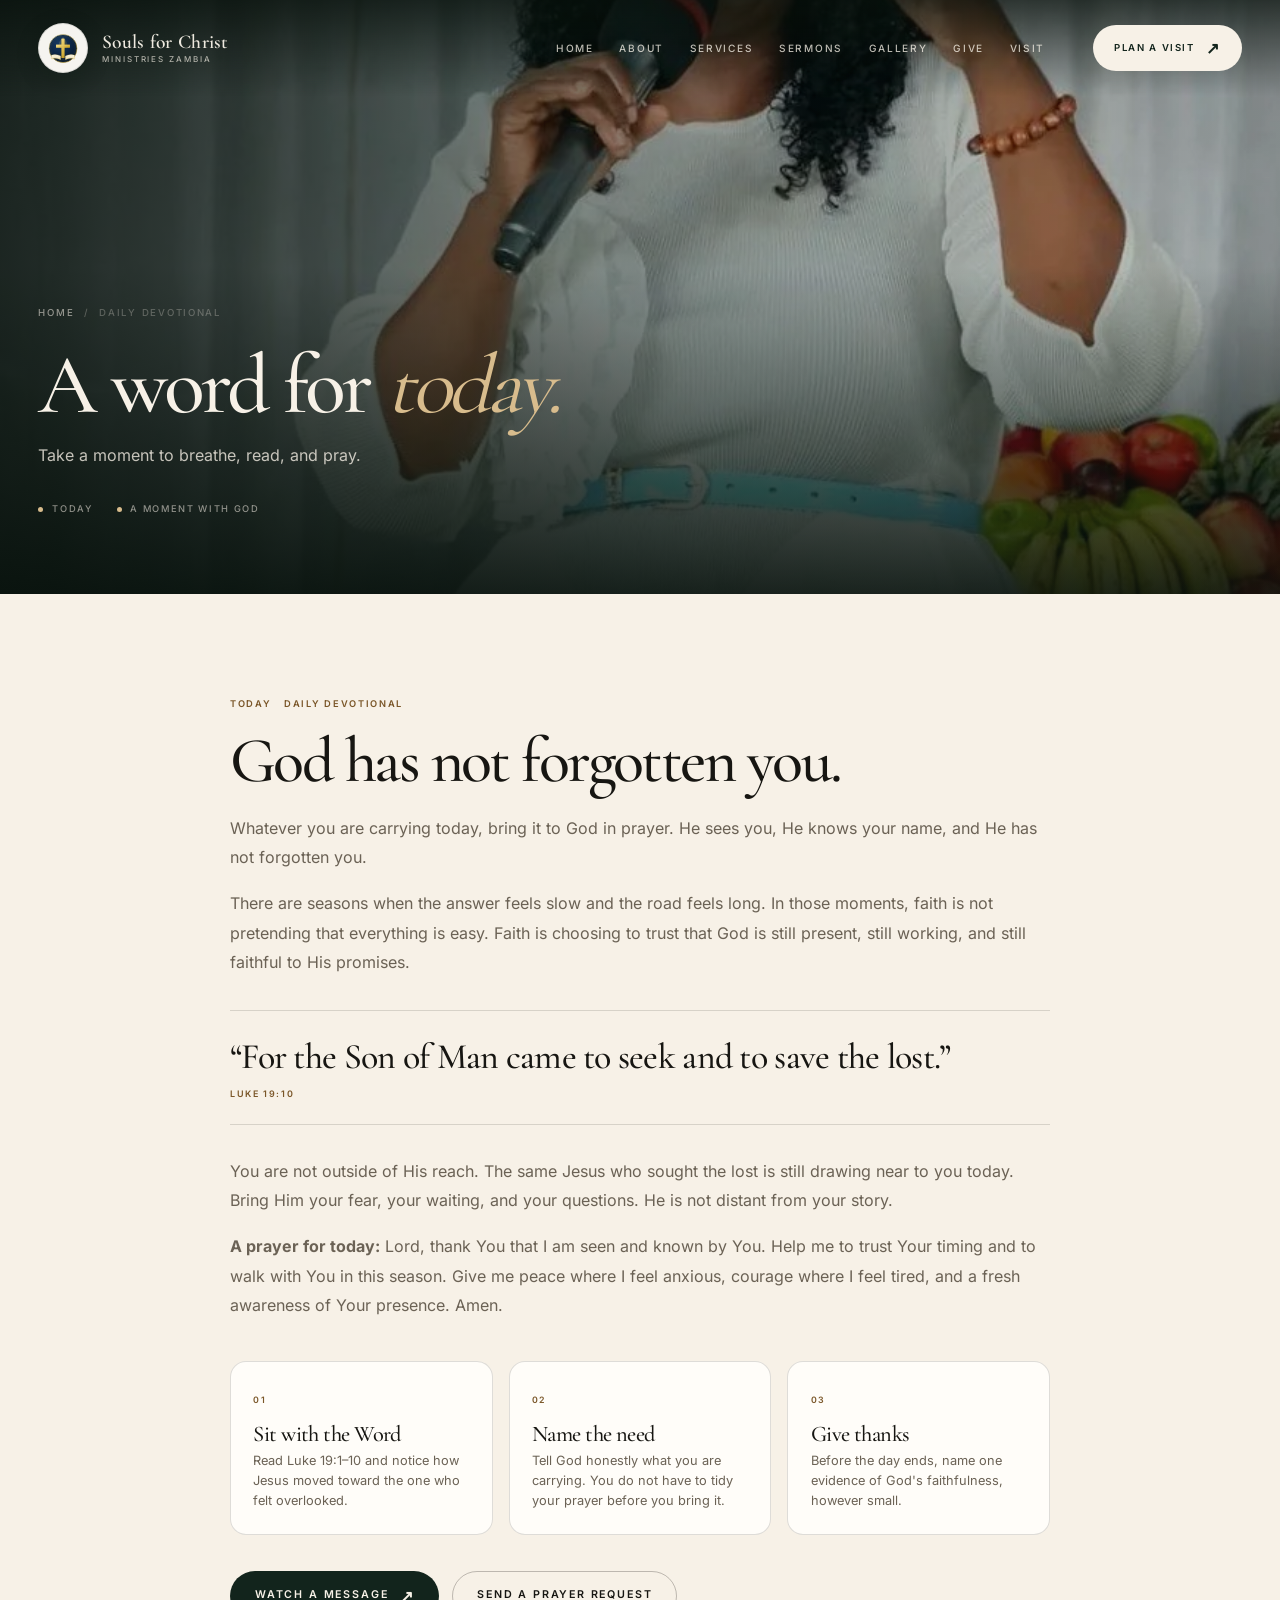
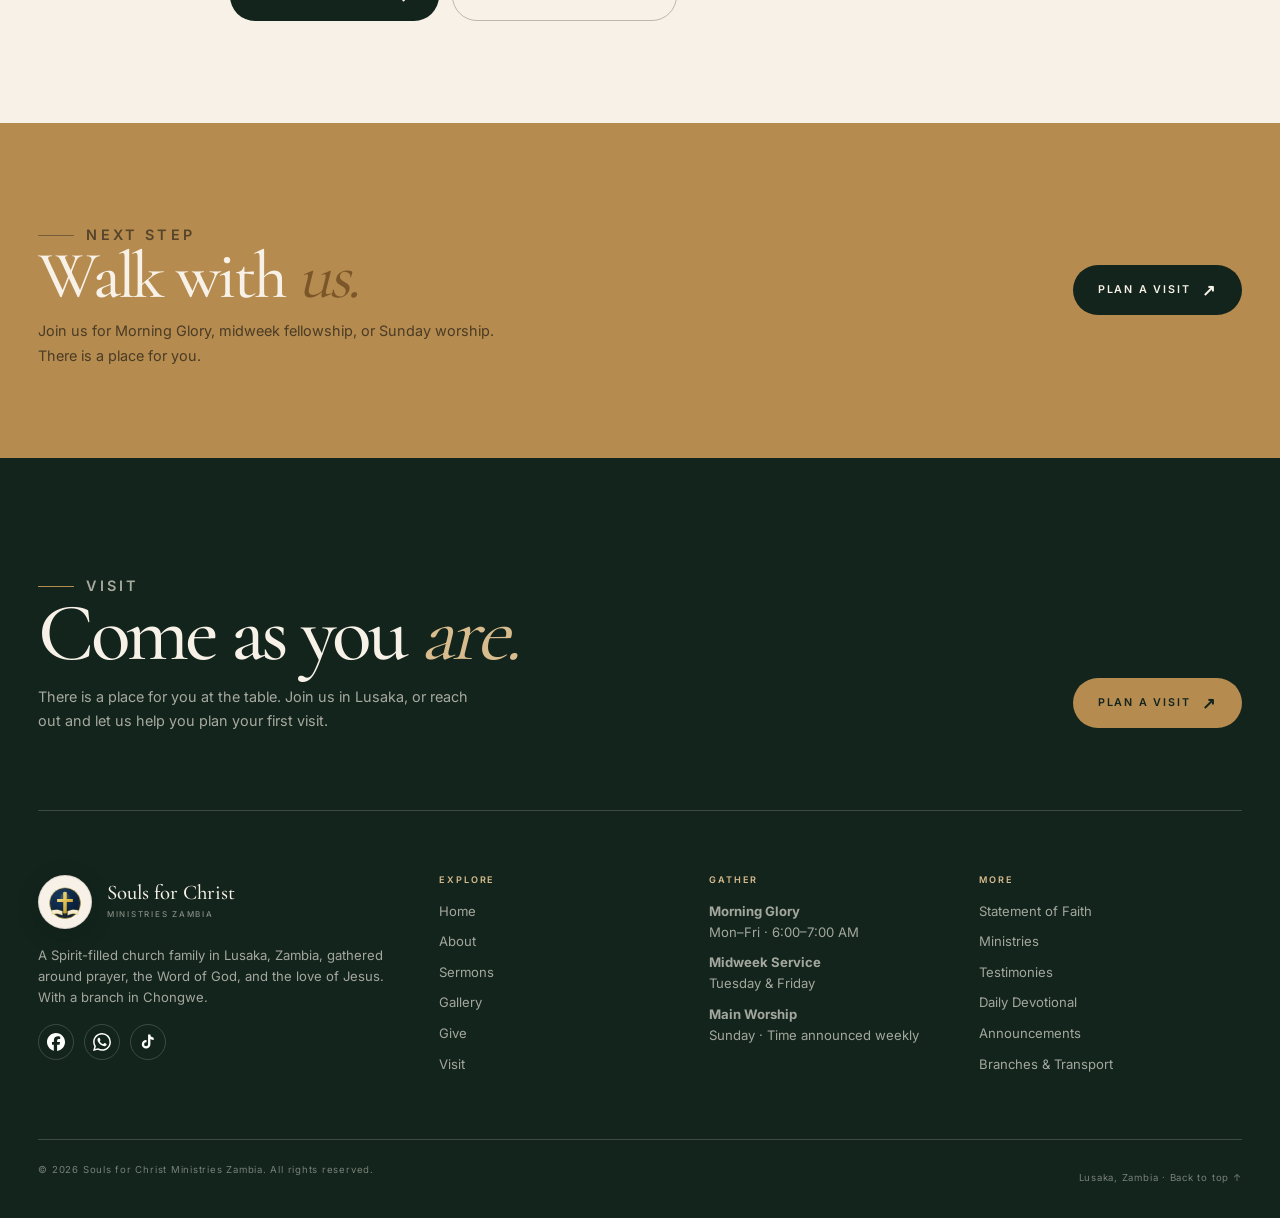
<file: daily-devotional.html>
<!DOCTYPE html>
<html lang="en">
<head>
<meta charset="utf-8">
<meta name="viewport" content="width=device-width, initial-scale=1">
<title>Daily Devotional | Souls for Christ Ministries Zambia</title>
<meta name="description" content="A word for today from Souls for Christ Ministries Zambia. Take a moment to breathe, read, and pray.">
<meta name="robots" content="index, follow">
<meta name="theme-color" content="#12241c">
<link rel="icon" href="assets/images/favicon-souls.png" type="image/png" sizes="128x128">
<link rel="canonical" href="https://nduwamakinka.github.io/souls-for-christ-ministries-zambia/daily-devotional.html">
<link rel="preload" href="assets/fonts/CormorantGaramond-500.woff2" as="font" type="font/woff2" crossorigin>
<link rel="preload" href="assets/fonts/Inter-Variable.woff2" as="font" type="font/woff2" crossorigin>
<link rel="preload" as="image" href="assets/images/pastor-speaking.webp" type="image/webp">
<link rel="stylesheet" href="assets/css/fonts.css">
<link rel="stylesheet" href="assets/css/glightbox.min.css">
<link rel="stylesheet" href="assets/css/aos.css">
<link rel="stylesheet" href="assets/css/site.css">
<meta property="og:type" content="website">
<meta property="og:site_name" content="Souls for Christ Ministries Zambia">
<meta property="og:title" content="Daily Devotional | Souls for Christ Ministries Zambia">
<meta property="og:description" content="A word for today from Souls for Christ Ministries Zambia. Take a moment to breathe, read, and pray.">
<meta property="og:url" content="https://nduwamakinka.github.io/souls-for-christ-ministries-zambia/daily-devotional.html">
<meta property="og:image" content="https://nduwamakinka.github.io/souls-for-christ-ministries-zambia/assets/images/og-souls.jpg">
<meta name="twitter:card" content="summary_large_image">
<meta name="twitter:title" content="Daily Devotional | Souls for Christ Ministries Zambia">
<meta name="twitter:description" content="A word for today from Souls for Christ Ministries Zambia. Take a moment to breathe, read, and pray.">
<meta name="twitter:image" content="https://nduwamakinka.github.io/souls-for-christ-ministries-zambia/assets/images/og-souls.jpg">

</head>
<body id="top">
<a class="skip-link" href="#main">Skip to content</a>
<header class="site-header" id="site-header">
<div class="shell header-inner">
<a class="brand" href="index.html" aria-label="Souls for Christ Ministries Zambia home">
<span class="brand-mark"><img src="assets/images/logo-emblem.svg" alt="" width="44" height="44"></span>
<span class="brand-copy"><strong>Souls for Christ</strong><small>Ministries Zambia</small></span>
</a>
<nav class="main-nav" aria-label="Main navigation">
<a href="index.html">Home</a>
<a href="about.html">About</a>
<a href="index.html#gather">Services</a>
<a href="sermons.html">Sermons</a>
<a href="gallery.html">Gallery</a>
<a href="give.html">Give</a>
<a href="contact.html">Visit</a>
</nav>
<a class="btn btn--sm header-cta" href="contact.html#visit">Plan a visit <span>↗</span></a>
<button class="menu-toggle" type="button" data-menu-toggle aria-expanded="false" aria-controls="mobile-menu" aria-label="Open menu"><span></span><span></span></button>
</div>
</header>
<div class="mobile-menu" id="mobile-menu" aria-hidden="true">
<div class="mobile-menu-head">
<a class="brand" href="index.html" aria-label="Souls for Christ Ministries Zambia home">
<span class="brand-mark"><img src="assets/images/logo-emblem.svg" alt="" width="44" height="44"></span>
<span class="brand-copy"><strong>Souls for Christ</strong><small>Ministries Zambia</small></span>
</a>
<button class="mobile-close" type="button" data-menu-close aria-label="Close menu">×</button>
</div>
<nav aria-label="Mobile navigation">
<a href="index.html">Home<span>↗</span></a>
<a href="about.html">About<span>↗</span></a>
<a href="index.html#gather">Services<span>↗</span></a>
<a href="sermons.html">Sermons<span>↗</span></a>
<a href="gallery.html">Gallery<span>↗</span></a>
<a href="give.html">Give<span>↗</span></a>
<a href="contact.html">Visit<span>↗</span></a>
</nav>
<div class="mobile-menu-foot">
<p>Lusaka, Zambia · A Spirit-filled church family.</p>
<a class="btn btn--bronze" href="contact.html#visit">Plan a visit <span>↗</span></a>
<ul class="social-row">
<li><a href="https://www.facebook.com/p/Souls-for-Christ-Ministries-Zambia-100068789642989/" target="_blank" rel="noopener noreferrer" aria-label="Facebook"><img src="assets/images/icon-facebook.svg" alt=""></a></li>
<li><a href="https://wa.me/260979918138" target="_blank" rel="noopener noreferrer" aria-label="WhatsApp"><img src="assets/images/icon-whatsapp.svg" alt=""></a></li>
<li><a href="https://www.tiktok.com/@mulengachilufyamu" target="_blank" rel="noopener noreferrer" aria-label="TikTok"><img src="assets/images/icon-tiktok.svg" alt=""></a></li>
</ul>
</div>
</div>
<main id="main">
<section class="page-hero">
<picture class="page-hero-media"><source srcset="assets/images/pastor-speaking.webp" type="image/webp"><img src="assets/images/pastor-speaking.jpg" alt="" width="871" height="1673" loading="eager" decoding="async" fetchpriority="high" style="object-position:center 20%;"></picture>
<div class="shell">
<nav class="breadcrumb" aria-label="Breadcrumb"><a href="index.html">Home</a><span>/</span><span>Daily Devotional</span></nav>
<h1>A word for <em>today.</em></h1>
<p class="lead">Take a moment to breathe, read, and pray.</p>
<div class="page-hero-meta"><span>Today</span><span>A moment with God</span></div>
</div>
</section>
<section class="page-section">
<div class="shell">
<article class="devotional-card" data-aos="fade-up">
<div class="devotional-meta"><span>Today</span><span>Daily devotional</span></div>
<h2>God has not forgotten you.</h2>
<p>Whatever you are carrying today, bring it to God in prayer. He sees you, He knows your name, and He has not forgotten you.</p>
<p>There are seasons when the answer feels slow and the road feels long. In those moments, faith is not pretending that everything is easy. Faith is choosing to trust that God is still present, still working, and still faithful to His promises.</p>
<blockquote class="devotional-scripture">“For the Son of Man came to seek and to save the lost.”<cite>Luke 19:10</cite></blockquote>
<p>You are not outside of His reach. The same Jesus who sought the lost is still drawing near to you today. Bring Him your fear, your waiting, and your questions. He is not distant from your story.</p>
<p><strong>A prayer for today:</strong> Lord, thank You that I am seen and known by You. Help me to trust Your timing and to walk with You in this season. Give me peace where I feel anxious, courage where I feel tired, and a fresh awareness of Your presence. Amen.</p>
<div class="prompt-grid">
<div class="prompt-card"><span>01</span><h3>Sit with the Word</h3><p>Read Luke 19:1–10 and notice how Jesus moved toward the one who felt overlooked.</p></div>
<div class="prompt-card"><span>02</span><h3>Name the need</h3><p>Tell God honestly what you are carrying. You do not have to tidy your prayer before you bring it.</p></div>
<div class="prompt-card"><span>03</span><h3>Give thanks</h3><p>Before the day ends, name one evidence of God's faithfulness, however small.</p></div>
</div>
<div class="hero-actions"><a class="btn btn--primary" href="sermons.html">Watch a message <span>↗</span></a><a class="btn btn--outline" href="contact.html#prayer">Send a prayer request</a></div>
</article>
</div>
</section>

<section class="cta-band cta-band--bronze">
<div class="shell cta-band-inner">
<div><p class="eyebrow">Next step</p><h2>Walk with <em>us.</em></h2><p>Join us for Morning Glory, midweek fellowship, or Sunday worship. There is a place for you.</p></div>
<a class="btn btn--bronze" href="contact.html#visit">Plan a visit <span>↗</span></a>
</div>
</section>
</main>
<footer class="site-footer">
<div class="shell">
<div class="footer-cta">
<div>
<p class="eyebrow">Visit</p>
<h2>Come as you <em>are.</em></h2>
<p>There is a place for you at the table. Join us in Lusaka, or reach out and let us help you plan your first visit.</p>
</div>
<a class="btn btn--bronze" href="contact.html#visit">Plan a visit <span>↗</span></a>
</div>
<div class="footer-grid">
<div class="footer-col">
<div class="footer-brand">
<span class="brand-mark"><img src="assets/images/logo-emblem.svg" alt="" width="54" height="54"></span>
<div><strong>Souls for Christ</strong><small>Ministries Zambia</small></div>
</div>
<p class="footer-about">A Spirit-filled church family in Lusaka, Zambia, gathered around prayer, the Word of God, and the love of Jesus. With a branch in Chongwe.</p>
<ul class="social-row">
<li><a href="https://www.facebook.com/p/Souls-for-Christ-Ministries-Zambia-100068789642989/" target="_blank" rel="noopener noreferrer" aria-label="Facebook"><img src="assets/images/icon-facebook.svg" alt=""></a></li>
<li><a href="https://wa.me/260979918138" target="_blank" rel="noopener noreferrer" aria-label="WhatsApp"><img src="assets/images/icon-whatsapp.svg" alt=""></a></li>
<li><a href="https://www.tiktok.com/@mulengachilufyamu" target="_blank" rel="noopener noreferrer" aria-label="TikTok"><img src="assets/images/icon-tiktok.svg" alt=""></a></li>
</ul>
</div>
<div class="footer-col">
<h3>Explore</h3>
<ul>
<li><a href="index.html">Home</a></li>
<li><a href="about.html">About</a></li>
<li><a href="sermons.html">Sermons</a></li>
<li><a href="gallery.html">Gallery</a></li>
<li><a href="give.html">Give</a></li>
<li><a href="contact.html">Visit</a></li>
</ul>
</div>
<div class="footer-col">
<h3>Gather</h3>
<ul>
<li><strong>Morning Glory</strong><br>Mon–Fri · 6:00–7:00 AM</li>
<li><strong>Midweek Service</strong><br>Tuesday &amp; Friday</li>
<li><strong>Main Worship</strong><br>Sunday · Time announced weekly</li>
</ul>
</div>
<div class="footer-col">
<h3>More</h3>
<ul>
<li><a href="faith.html">Statement of Faith</a></li>
<li><a href="ministry.html">Ministries</a></li>
<li><a href="testimonies.html">Testimonies</a></li>
<li><a href="daily-devotional.html">Daily Devotional</a></li>
<li><a href="announcements.html">Announcements</a></li>
<li><a href="branches-transport.html">Branches &amp; Transport</a></li>
</ul>
</div>
</div>
<div class="footer-bottom">
<p>© <span data-year>2026</span> Souls for Christ Ministries Zambia. All rights reserved.</p>
<p>Lusaka, Zambia · <a href="#top">Back to top ↑</a></p>
</div>
</div>
</footer>
<script src="assets/js/glightbox.min.js" defer></script>
<script src="assets/js/aos.js" defer></script>
<script src="assets/js/site.js" defer></script>
</body>
</html>
</file>
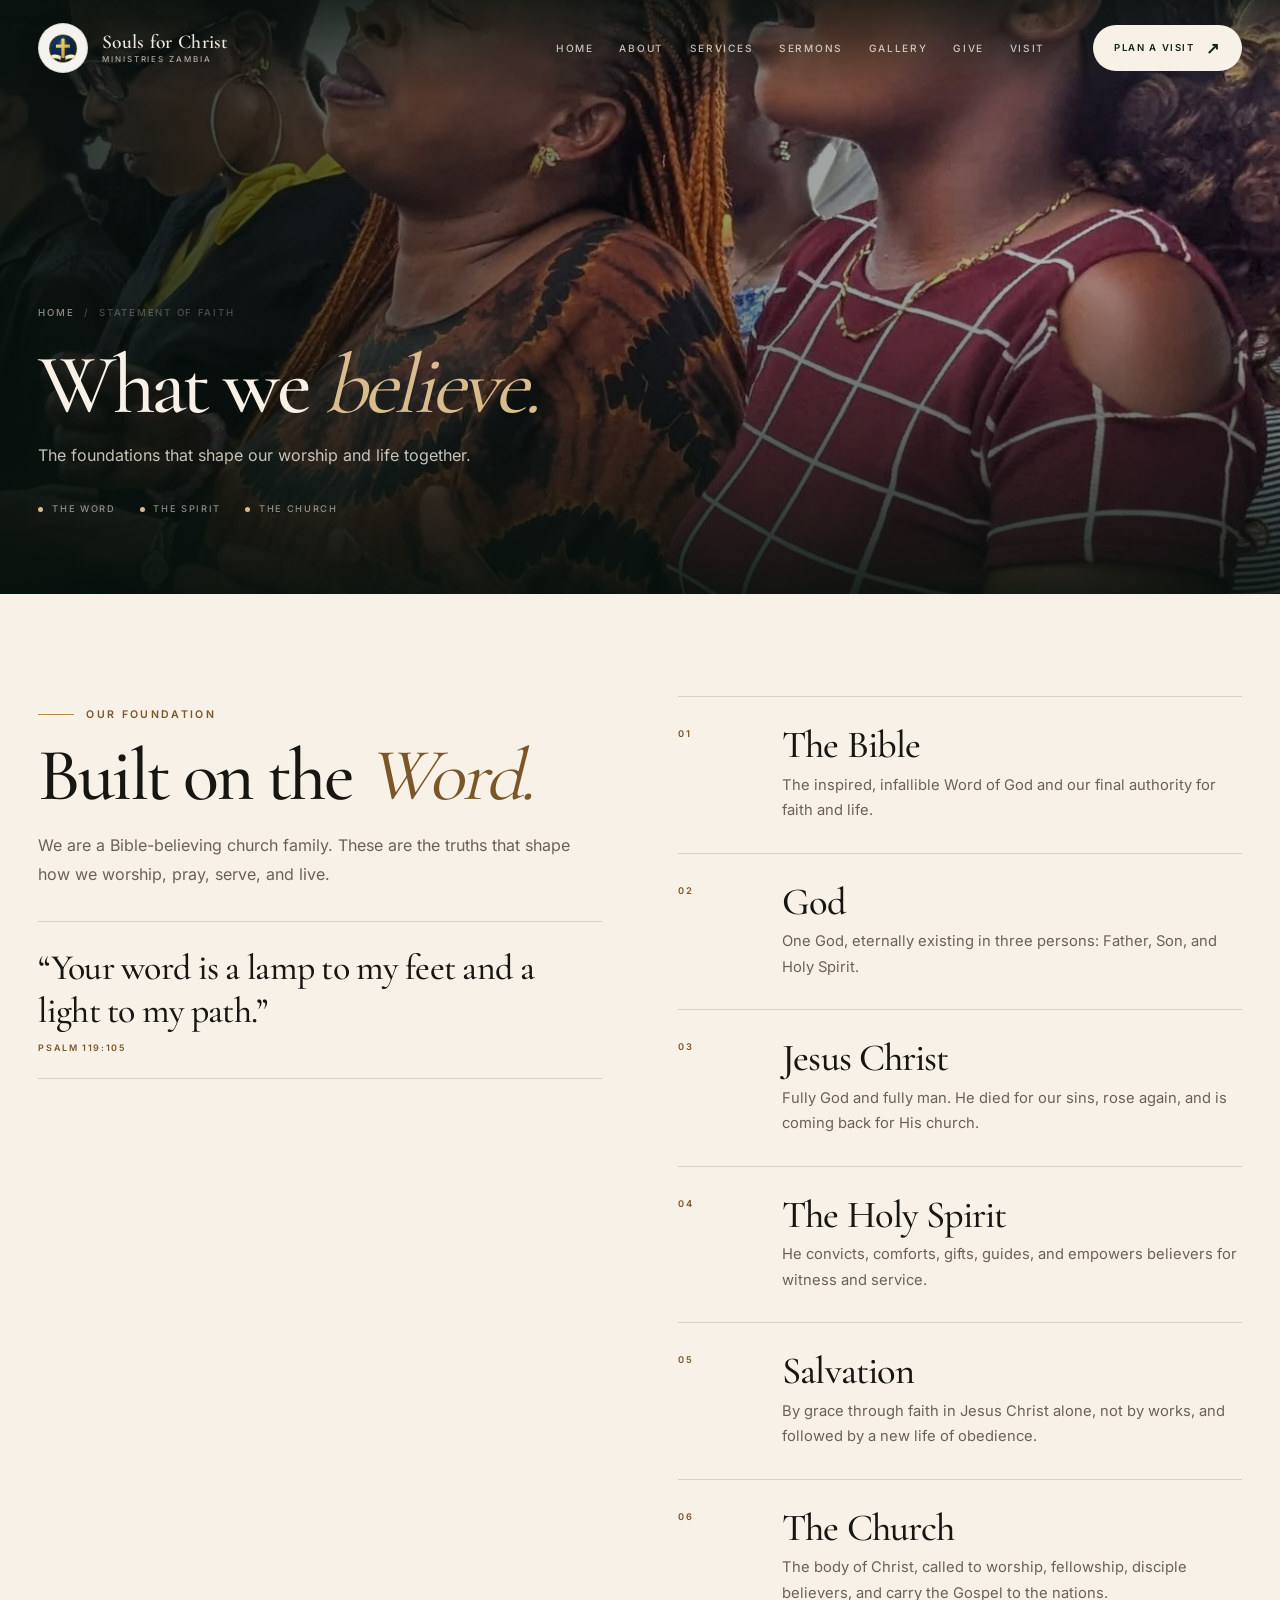
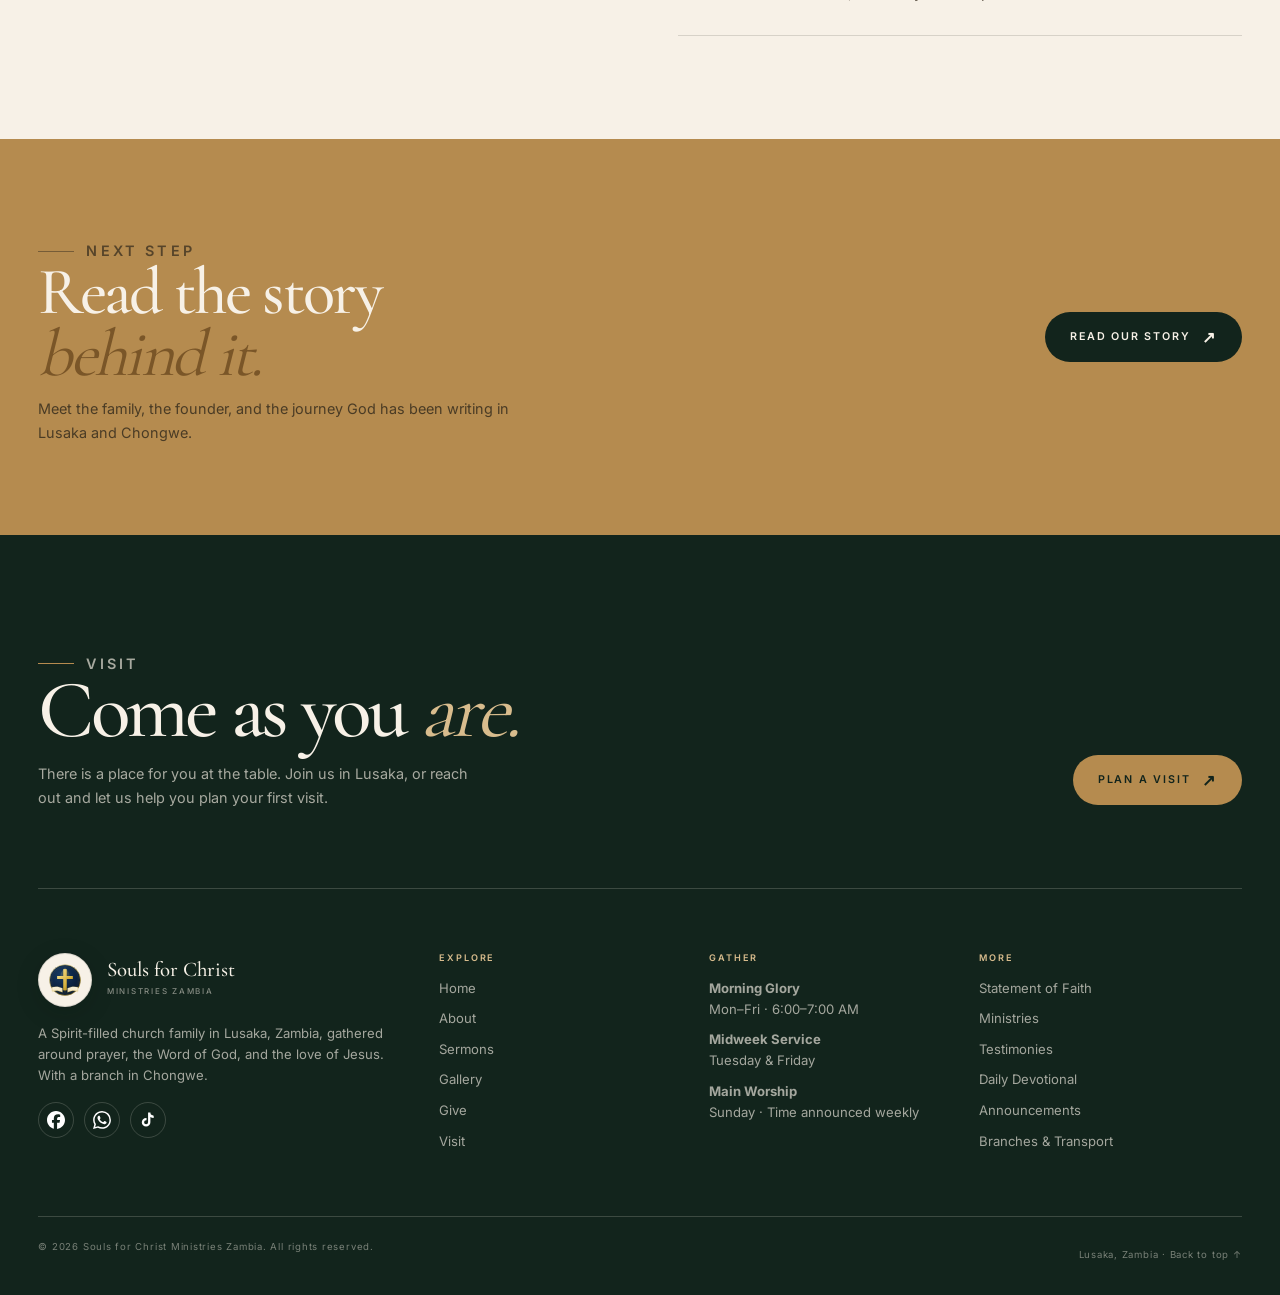
<file: faith.html>
<!DOCTYPE html>
<html lang="en">
<head>
<meta charset="utf-8">
<meta name="viewport" content="width=device-width, initial-scale=1">
<title>Statement of Faith | Souls for Christ Ministries Zambia</title>
<meta name="description" content="What we believe at Souls for Christ Ministries Zambia: the Bible, God, Jesus Christ, the Holy Spirit, salvation, and the Church.">
<meta name="robots" content="index, follow">
<meta name="theme-color" content="#12241c">
<link rel="icon" href="assets/images/favicon-souls.png" type="image/png" sizes="128x128">
<link rel="canonical" href="https://nduwamakinka.github.io/souls-for-christ-ministries-zambia/faith.html">
<link rel="preload" href="assets/fonts/CormorantGaramond-500.woff2" as="font" type="font/woff2" crossorigin>
<link rel="preload" href="assets/fonts/Inter-Variable.woff2" as="font" type="font/woff2" crossorigin>
<link rel="preload" as="image" href="assets/images/worship-choir.webp" type="image/webp">
<link rel="stylesheet" href="assets/css/fonts.css">
<link rel="stylesheet" href="assets/css/glightbox.min.css">
<link rel="stylesheet" href="assets/css/aos.css">
<link rel="stylesheet" href="assets/css/site.css">
<meta property="og:type" content="website">
<meta property="og:site_name" content="Souls for Christ Ministries Zambia">
<meta property="og:title" content="Statement of Faith | Souls for Christ Ministries Zambia">
<meta property="og:description" content="What we believe at Souls for Christ Ministries Zambia: the Bible, God, Jesus Christ, the Holy Spirit, salvation, and the Church.">
<meta property="og:url" content="https://nduwamakinka.github.io/souls-for-christ-ministries-zambia/faith.html">
<meta property="og:image" content="https://nduwamakinka.github.io/souls-for-christ-ministries-zambia/assets/images/og-souls.jpg">
<meta name="twitter:card" content="summary_large_image">
<meta name="twitter:title" content="Statement of Faith | Souls for Christ Ministries Zambia">
<meta name="twitter:description" content="What we believe at Souls for Christ Ministries Zambia: the Bible, God, Jesus Christ, the Holy Spirit, salvation, and the Church.">
<meta name="twitter:image" content="https://nduwamakinka.github.io/souls-for-christ-ministries-zambia/assets/images/og-souls.jpg">

</head>
<body id="top">
<a class="skip-link" href="#main">Skip to content</a>
<header class="site-header" id="site-header">
<div class="shell header-inner">
<a class="brand" href="index.html" aria-label="Souls for Christ Ministries Zambia home">
<span class="brand-mark"><img src="assets/images/logo-emblem.svg" alt="" width="44" height="44"></span>
<span class="brand-copy"><strong>Souls for Christ</strong><small>Ministries Zambia</small></span>
</a>
<nav class="main-nav" aria-label="Main navigation">
<a href="index.html">Home</a>
<a href="about.html">About</a>
<a href="index.html#gather">Services</a>
<a href="sermons.html">Sermons</a>
<a href="gallery.html">Gallery</a>
<a href="give.html">Give</a>
<a href="contact.html">Visit</a>
</nav>
<a class="btn btn--sm header-cta" href="contact.html#visit">Plan a visit <span>↗</span></a>
<button class="menu-toggle" type="button" data-menu-toggle aria-expanded="false" aria-controls="mobile-menu" aria-label="Open menu"><span></span><span></span></button>
</div>
</header>
<div class="mobile-menu" id="mobile-menu" aria-hidden="true">
<div class="mobile-menu-head">
<a class="brand" href="index.html" aria-label="Souls for Christ Ministries Zambia home">
<span class="brand-mark"><img src="assets/images/logo-emblem.svg" alt="" width="44" height="44"></span>
<span class="brand-copy"><strong>Souls for Christ</strong><small>Ministries Zambia</small></span>
</a>
<button class="mobile-close" type="button" data-menu-close aria-label="Close menu">×</button>
</div>
<nav aria-label="Mobile navigation">
<a href="index.html">Home<span>↗</span></a>
<a href="about.html">About<span>↗</span></a>
<a href="index.html#gather">Services<span>↗</span></a>
<a href="sermons.html">Sermons<span>↗</span></a>
<a href="gallery.html">Gallery<span>↗</span></a>
<a href="give.html">Give<span>↗</span></a>
<a href="contact.html">Visit<span>↗</span></a>
</nav>
<div class="mobile-menu-foot">
<p>Lusaka, Zambia · A Spirit-filled church family.</p>
<a class="btn btn--bronze" href="contact.html#visit">Plan a visit <span>↗</span></a>
<ul class="social-row">
<li><a href="https://www.facebook.com/p/Souls-for-Christ-Ministries-Zambia-100068789642989/" target="_blank" rel="noopener noreferrer" aria-label="Facebook"><img src="assets/images/icon-facebook.svg" alt=""></a></li>
<li><a href="https://wa.me/260979918138" target="_blank" rel="noopener noreferrer" aria-label="WhatsApp"><img src="assets/images/icon-whatsapp.svg" alt=""></a></li>
<li><a href="https://www.tiktok.com/@mulengachilufyamu" target="_blank" rel="noopener noreferrer" aria-label="TikTok"><img src="assets/images/icon-tiktok.svg" alt=""></a></li>
</ul>
</div>
</div>
<main id="main">
<section class="page-hero">
<picture class="page-hero-media"><source srcset="assets/images/worship-choir.webp" type="image/webp"><img src="assets/images/worship-choir.jpg" alt="" width="1355" height="1800" loading="eager" decoding="async" fetchpriority="high" style="object-position:center 30%;"></picture>
<div class="shell">
<nav class="breadcrumb" aria-label="Breadcrumb"><a href="index.html">Home</a><span>/</span><span>Statement of Faith</span></nav>
<h1>What we <em>believe.</em></h1>
<p class="lead">The foundations that shape our worship and life together.</p>
<div class="page-hero-meta"><span>The Word</span><span>The Spirit</span><span>The Church</span></div>
</div>
</section>
<section class="page-section">
<div class="shell">
<div class="editorial-split editorial-split--top">
<div class="section-copy" data-aos="fade-up">
<p class="eyebrow">Our foundation</p>
<h2 class="display">Built on the <em>Word.</em></h2>
<p class="lead">We are a Bible-believing church family. These are the truths that shape how we worship, pray, serve, and live.</p>
<blockquote class="devotional-scripture">“Your word is a lamp to my feet and a light to my path.”<cite>Psalm 119:105</cite></blockquote>
</div>
<div class="statement-list">
<article class="statement" data-aos="fade-up"><span class="num">01</span><div><h2>The Bible</h2><p>The inspired, infallible Word of God and our final authority for faith and life.</p></div></article>
<article class="statement" data-aos="fade-up"><span class="num">02</span><div><h2>God</h2><p>One God, eternally existing in three persons: Father, Son, and Holy Spirit.</p></div></article>
<article class="statement" data-aos="fade-up"><span class="num">03</span><div><h2>Jesus Christ</h2><p>Fully God and fully man. He died for our sins, rose again, and is coming back for His church.</p></div></article>
<article class="statement" data-aos="fade-up"><span class="num">04</span><div><h2>The Holy Spirit</h2><p>He convicts, comforts, gifts, guides, and empowers believers for witness and service.</p></div></article>
<article class="statement" data-aos="fade-up"><span class="num">05</span><div><h2>Salvation</h2><p>By grace through faith in Jesus Christ alone, not by works, and followed by a new life of obedience.</p></div></article>
<article class="statement" data-aos="fade-up"><span class="num">06</span><div><h2>The Church</h2><p>The body of Christ, called to worship, fellowship, disciple believers, and carry the Gospel to the nations.</p></div></article>
</div>
</div>
</div>
</section>

<section class="cta-band cta-band--bronze">
<div class="shell cta-band-inner">
<div><p class="eyebrow">Next step</p><h2>Read the story <em>behind it.</em></h2><p>Meet the family, the founder, and the journey God has been writing in Lusaka and Chongwe.</p></div>
<a class="btn btn--bronze" href="about.html">Read our story <span>↗</span></a>
</div>
</section>
</main>
<footer class="site-footer">
<div class="shell">
<div class="footer-cta">
<div>
<p class="eyebrow">Visit</p>
<h2>Come as you <em>are.</em></h2>
<p>There is a place for you at the table. Join us in Lusaka, or reach out and let us help you plan your first visit.</p>
</div>
<a class="btn btn--bronze" href="contact.html#visit">Plan a visit <span>↗</span></a>
</div>
<div class="footer-grid">
<div class="footer-col">
<div class="footer-brand">
<span class="brand-mark"><img src="assets/images/logo-emblem.svg" alt="" width="54" height="54"></span>
<div><strong>Souls for Christ</strong><small>Ministries Zambia</small></div>
</div>
<p class="footer-about">A Spirit-filled church family in Lusaka, Zambia, gathered around prayer, the Word of God, and the love of Jesus. With a branch in Chongwe.</p>
<ul class="social-row">
<li><a href="https://www.facebook.com/p/Souls-for-Christ-Ministries-Zambia-100068789642989/" target="_blank" rel="noopener noreferrer" aria-label="Facebook"><img src="assets/images/icon-facebook.svg" alt=""></a></li>
<li><a href="https://wa.me/260979918138" target="_blank" rel="noopener noreferrer" aria-label="WhatsApp"><img src="assets/images/icon-whatsapp.svg" alt=""></a></li>
<li><a href="https://www.tiktok.com/@mulengachilufyamu" target="_blank" rel="noopener noreferrer" aria-label="TikTok"><img src="assets/images/icon-tiktok.svg" alt=""></a></li>
</ul>
</div>
<div class="footer-col">
<h3>Explore</h3>
<ul>
<li><a href="index.html">Home</a></li>
<li><a href="about.html">About</a></li>
<li><a href="sermons.html">Sermons</a></li>
<li><a href="gallery.html">Gallery</a></li>
<li><a href="give.html">Give</a></li>
<li><a href="contact.html">Visit</a></li>
</ul>
</div>
<div class="footer-col">
<h3>Gather</h3>
<ul>
<li><strong>Morning Glory</strong><br>Mon–Fri · 6:00–7:00 AM</li>
<li><strong>Midweek Service</strong><br>Tuesday &amp; Friday</li>
<li><strong>Main Worship</strong><br>Sunday · Time announced weekly</li>
</ul>
</div>
<div class="footer-col">
<h3>More</h3>
<ul>
<li><a href="faith.html">Statement of Faith</a></li>
<li><a href="ministry.html">Ministries</a></li>
<li><a href="testimonies.html">Testimonies</a></li>
<li><a href="daily-devotional.html">Daily Devotional</a></li>
<li><a href="announcements.html">Announcements</a></li>
<li><a href="branches-transport.html">Branches &amp; Transport</a></li>
</ul>
</div>
</div>
<div class="footer-bottom">
<p>© <span data-year>2026</span> Souls for Christ Ministries Zambia. All rights reserved.</p>
<p>Lusaka, Zambia · <a href="#top">Back to top ↑</a></p>
</div>
</div>
</footer>
<script src="assets/js/glightbox.min.js" defer></script>
<script src="assets/js/aos.js" defer></script>
<script src="assets/js/site.js" defer></script>
</body>
</html>
</file>
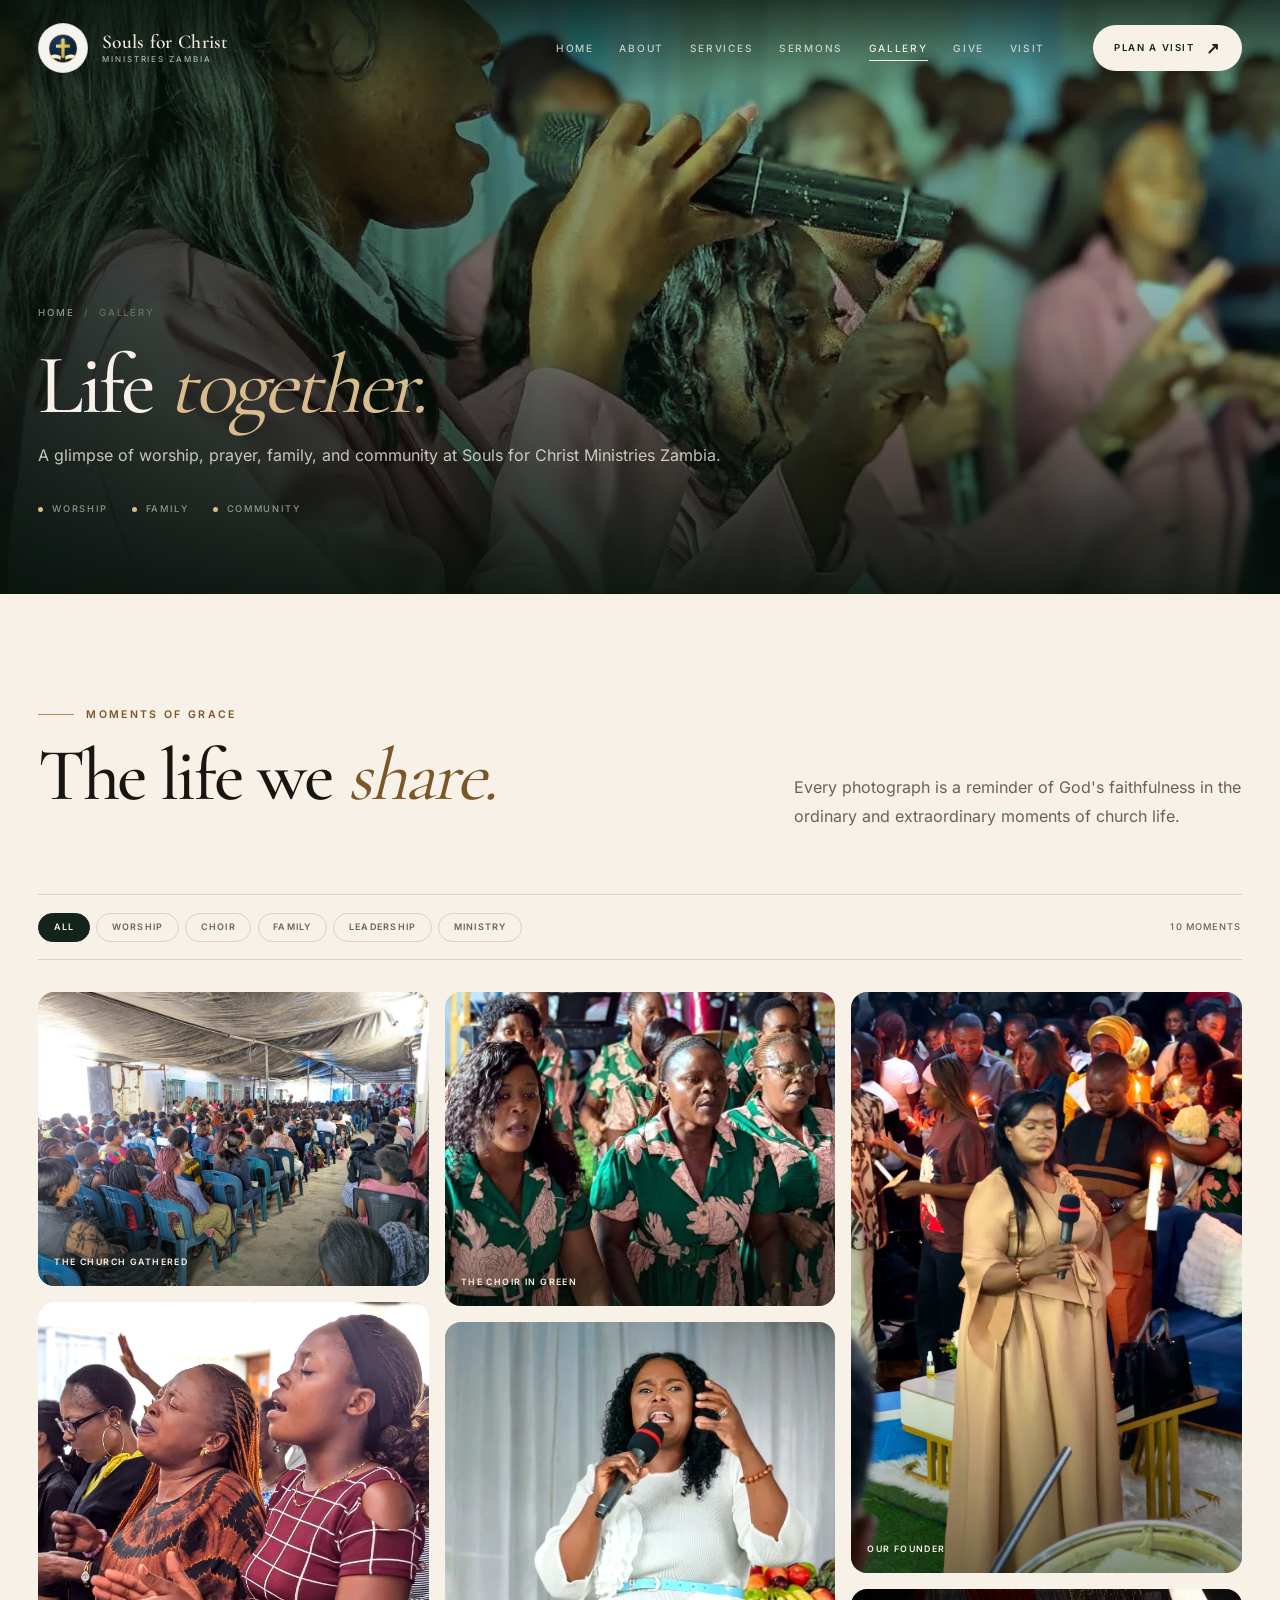
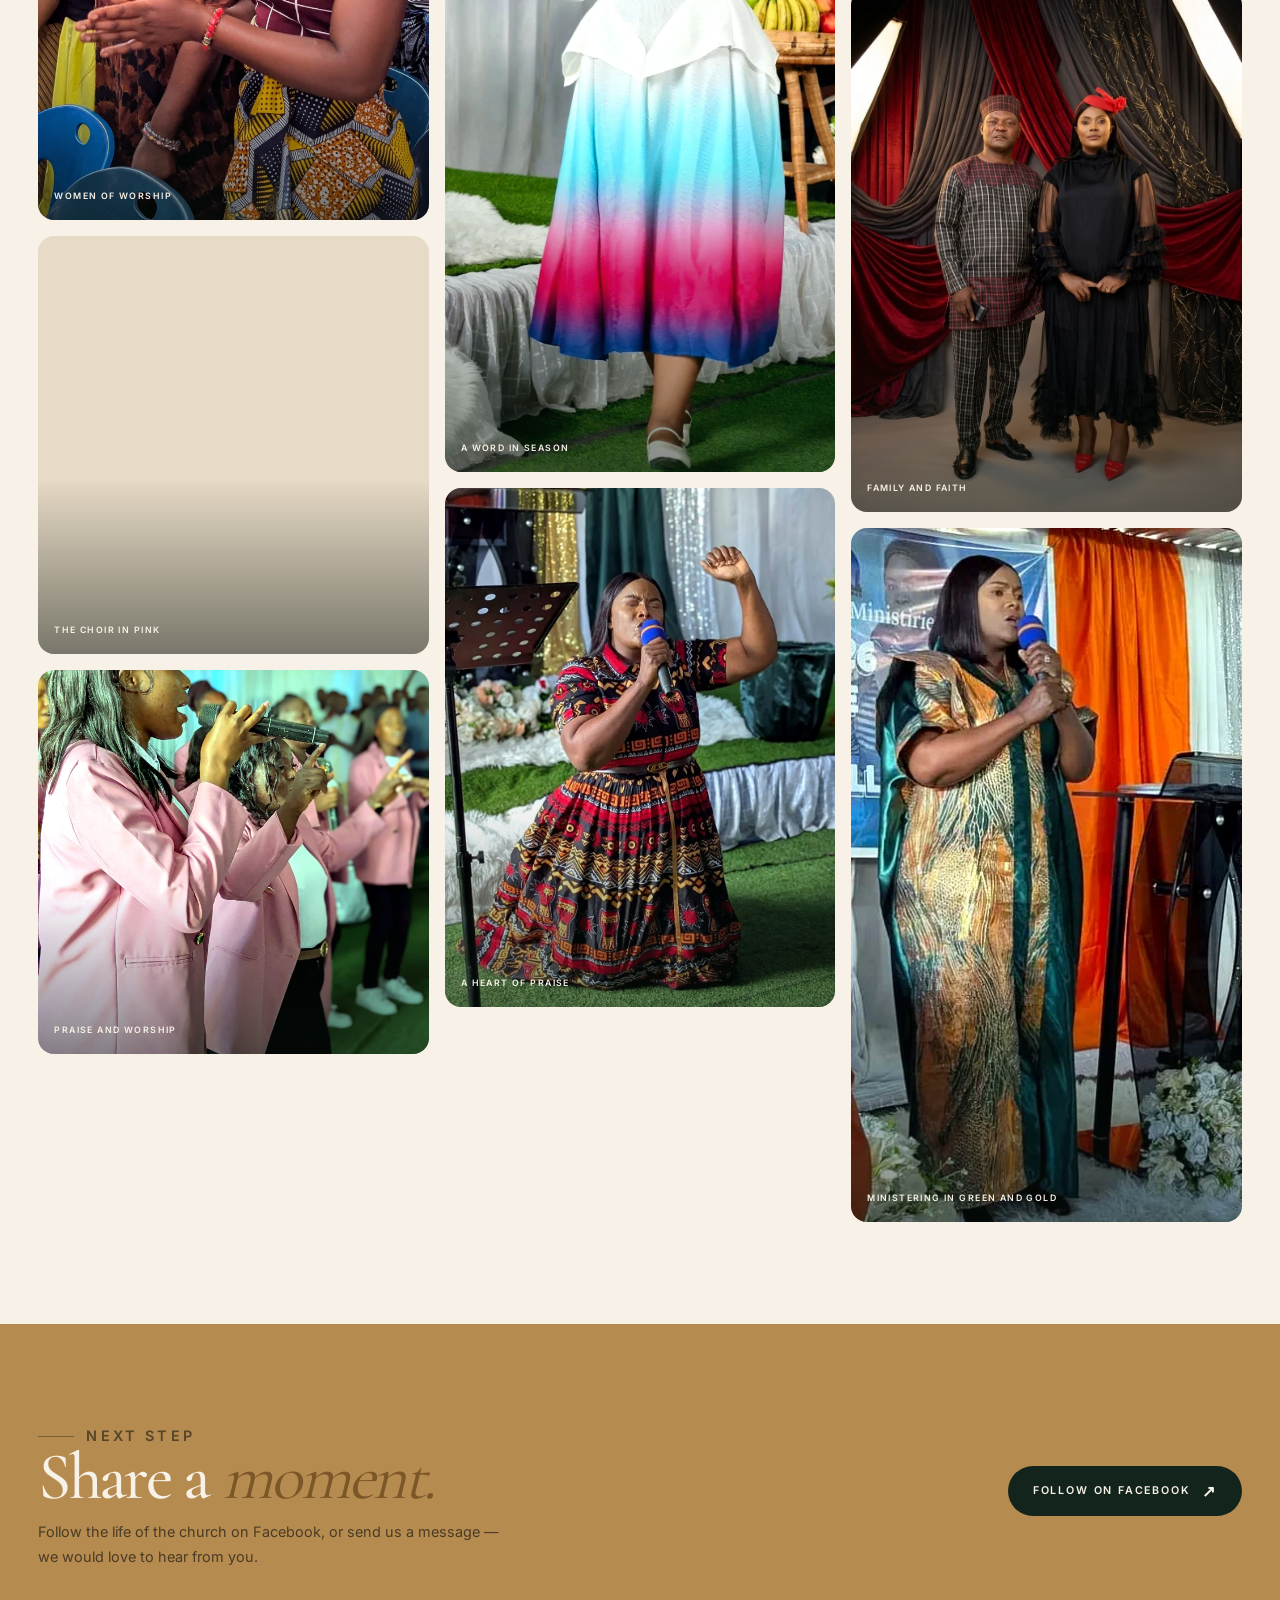
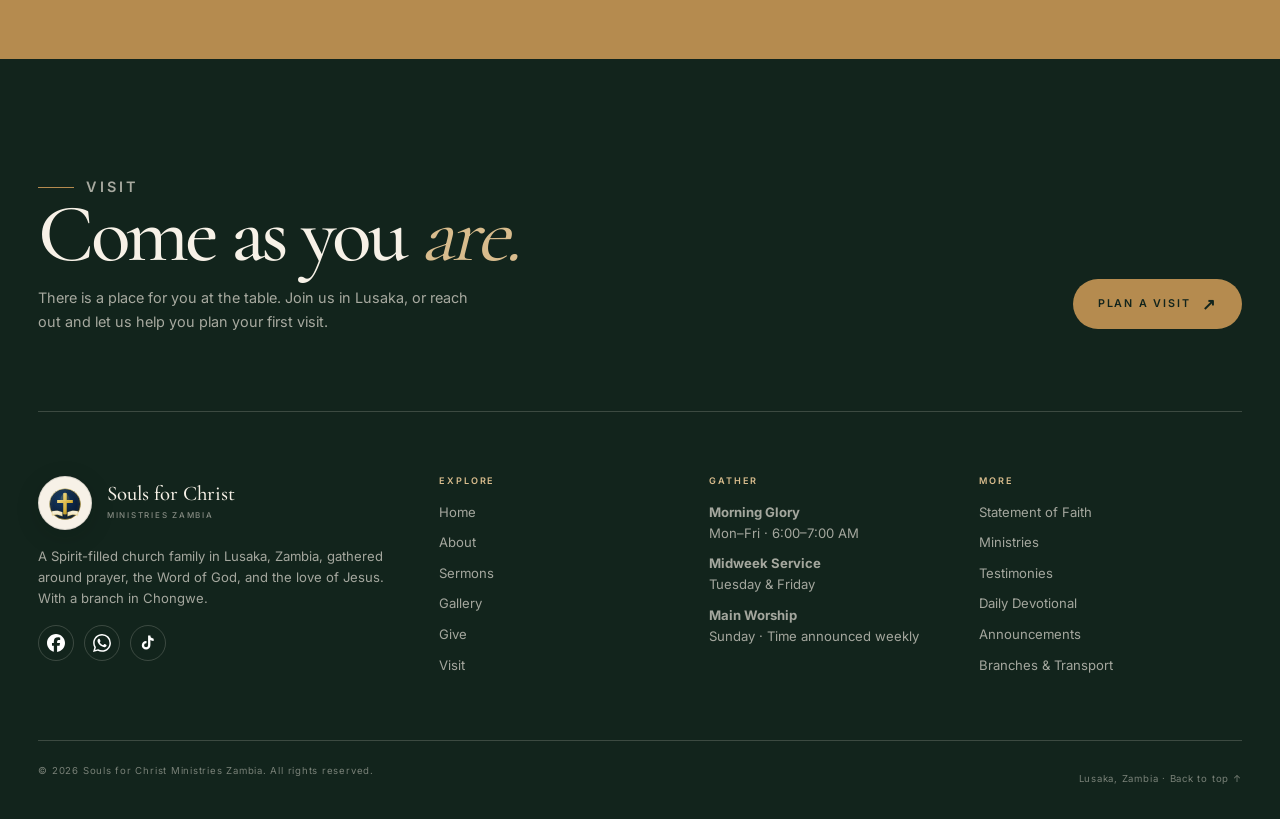
<file: gallery.html>
<!DOCTYPE html>
<html lang="en">
<head>
<meta charset="utf-8">
<meta name="viewport" content="width=device-width, initial-scale=1">
<title>Gallery | Souls for Christ Ministries Zambia</title>
<meta name="description" content="A curated gallery of worship, prayer, family, and community life at Souls for Christ Ministries Zambia.">
<meta name="robots" content="index, follow">
<meta name="theme-color" content="#12241c">
<link rel="icon" href="assets/images/favicon-souls.png" type="image/png" sizes="128x128">
<link rel="canonical" href="https://nduwamakinka.github.io/souls-for-christ-ministries-zambia/gallery.html">
<link rel="preload" href="assets/fonts/CormorantGaramond-500.woff2" as="font" type="font/woff2" crossorigin>
<link rel="preload" href="assets/fonts/Inter-Variable.woff2" as="font" type="font/woff2" crossorigin>
<link rel="preload" as="image" href="assets/images/choir-pink-close.webp" type="image/webp">
<link rel="stylesheet" href="assets/css/fonts.css">
<link rel="stylesheet" href="assets/css/glightbox.min.css">
<link rel="stylesheet" href="assets/css/aos.css">
<link rel="stylesheet" href="assets/css/site.css">
<meta property="og:type" content="website">
<meta property="og:site_name" content="Souls for Christ Ministries Zambia">
<meta property="og:title" content="Gallery | Souls for Christ Ministries Zambia">
<meta property="og:description" content="A curated gallery of worship, prayer, family, and community life at Souls for Christ Ministries Zambia.">
<meta property="og:url" content="https://nduwamakinka.github.io/souls-for-christ-ministries-zambia/gallery.html">
<meta property="og:image" content="https://nduwamakinka.github.io/souls-for-christ-ministries-zambia/assets/images/og-souls.jpg">
<meta name="twitter:card" content="summary_large_image">
<meta name="twitter:title" content="Gallery | Souls for Christ Ministries Zambia">
<meta name="twitter:description" content="A curated gallery of worship, prayer, family, and community life at Souls for Christ Ministries Zambia.">
<meta name="twitter:image" content="https://nduwamakinka.github.io/souls-for-christ-ministries-zambia/assets/images/og-souls.jpg">

</head>
<body id="top">
<a class="skip-link" href="#main">Skip to content</a>
<header class="site-header" id="site-header">
<div class="shell header-inner">
<a class="brand" href="index.html" aria-label="Souls for Christ Ministries Zambia home">
<span class="brand-mark"><img src="assets/images/logo-emblem.svg" alt="" width="44" height="44"></span>
<span class="brand-copy"><strong>Souls for Christ</strong><small>Ministries Zambia</small></span>
</a>
<nav class="main-nav" aria-label="Main navigation">
<a href="index.html">Home</a>
<a href="about.html">About</a>
<a href="index.html#gather">Services</a>
<a href="sermons.html">Sermons</a>
<a href="gallery.html" class="is-active" aria-current="page">Gallery</a>
<a href="give.html">Give</a>
<a href="contact.html">Visit</a>
</nav>
<a class="btn btn--sm header-cta" href="contact.html#visit">Plan a visit <span>↗</span></a>
<button class="menu-toggle" type="button" data-menu-toggle aria-expanded="false" aria-controls="mobile-menu" aria-label="Open menu"><span></span><span></span></button>
</div>
</header>
<div class="mobile-menu" id="mobile-menu" aria-hidden="true">
<div class="mobile-menu-head">
<a class="brand" href="index.html" aria-label="Souls for Christ Ministries Zambia home">
<span class="brand-mark"><img src="assets/images/logo-emblem.svg" alt="" width="44" height="44"></span>
<span class="brand-copy"><strong>Souls for Christ</strong><small>Ministries Zambia</small></span>
</a>
<button class="mobile-close" type="button" data-menu-close aria-label="Close menu">×</button>
</div>
<nav aria-label="Mobile navigation">
<a href="index.html">Home<span>↗</span></a>
<a href="about.html">About<span>↗</span></a>
<a href="index.html#gather">Services<span>↗</span></a>
<a href="sermons.html">Sermons<span>↗</span></a>
<a href="gallery.html" class="is-active" aria-current="page">Gallery<span>↗</span></a>
<a href="give.html">Give<span>↗</span></a>
<a href="contact.html">Visit<span>↗</span></a>
</nav>
<div class="mobile-menu-foot">
<p>Lusaka, Zambia · A Spirit-filled church family.</p>
<a class="btn btn--bronze" href="contact.html#visit">Plan a visit <span>↗</span></a>
<ul class="social-row">
<li><a href="https://www.facebook.com/p/Souls-for-Christ-Ministries-Zambia-100068789642989/" target="_blank" rel="noopener noreferrer" aria-label="Facebook"><img src="assets/images/icon-facebook.svg" alt=""></a></li>
<li><a href="https://wa.me/260979918138" target="_blank" rel="noopener noreferrer" aria-label="WhatsApp"><img src="assets/images/icon-whatsapp.svg" alt=""></a></li>
<li><a href="https://www.tiktok.com/@mulengachilufyamu" target="_blank" rel="noopener noreferrer" aria-label="TikTok"><img src="assets/images/icon-tiktok.svg" alt=""></a></li>
</ul>
</div>
</div>
<main id="main">
<section class="page-hero">
<picture class="page-hero-media"><source srcset="assets/images/choir-pink-close.webp" type="image/webp"><img src="assets/images/choir-pink-close.jpg" alt="" width="1542" height="1518" loading="eager" decoding="async" fetchpriority="high" style="object-position:center top;"></picture>
<div class="shell">
<nav class="breadcrumb" aria-label="Breadcrumb"><a href="index.html">Home</a><span>/</span><span>Gallery</span></nav>
<h1>Life <em>together.</em></h1>
<p class="lead">A glimpse of worship, prayer, family, and community at Souls for Christ Ministries Zambia.</p>
<div class="page-hero-meta"><span>Worship</span><span>Family</span><span>Community</span></div>
</div>
</section>
<section class="page-section">
<div class="shell">
<div class="split-head" data-aos="fade-up">
<div class="section-head"><p class="eyebrow">Moments of grace</p><h2 class="display">The life we <em>share.</em></h2></div>
<p class="lead" style="max-width:28rem">Every photograph is a reminder of God's faithfulness in the ordinary and extraordinary moments of church life.</p>
</div>
<div class="filter-bar" data-aos="fade-up">
<div class="filter-chips" role="group" aria-label="Filter gallery">
<button class="filter-chip is-active" type="button" data-gallery-filter="all" aria-pressed="true">All</button>
<button class="filter-chip" type="button" data-gallery-filter="worship" aria-pressed="false">Worship</button>
<button class="filter-chip" type="button" data-gallery-filter="choir" aria-pressed="false">Choir</button>
<button class="filter-chip" type="button" data-gallery-filter="family" aria-pressed="false">Family</button>
<button class="filter-chip" type="button" data-gallery-filter="leadership" aria-pressed="false">Leadership</button>
<button class="filter-chip" type="button" data-gallery-filter="ministry" aria-pressed="false">Ministry</button>
</div>
<p class="filter-count" data-gallery-count>10 moments</p>
</div>
<div class="gallery-grid"><article class="gallery-item" data-gallery-item data-category="worship" data-aos="fade-up">
<a class="gallery-media glightbox" href="assets/images/facebook-congregation.jpg" data-gallery="gallery" aria-label="The church gathered in Lusaka"><picture><source srcset="assets/images/facebook-congregation.webp" type="image/webp"><img src="assets/images/facebook-congregation.jpg" alt="The church gathered in Lusaka" width="960" height="722" loading="lazy" decoding="async" style="object-position:center 40%;"></picture><span class="gallery-caption">The church gathered</span></a>
</article><article class="gallery-item" data-gallery-item data-category="worship" data-aos="fade-up">
<a class="gallery-media glightbox" href="assets/images/worship-choir.jpg" data-gallery="gallery" aria-label="Women of worship"><picture><source srcset="assets/images/worship-choir.webp" type="image/webp"><img src="assets/images/worship-choir.jpg" alt="Women of worship" width="1355" height="1800" loading="lazy" decoding="async" style="object-position:center 30%;"></picture><span class="gallery-caption">Women of worship</span></a>
</article><article class="gallery-item" data-gallery-item data-category="choir" data-aos="fade-up">
<a class="gallery-media glightbox" href="assets/images/choir-pink.jpg" data-gallery="gallery" aria-label="The choir in pink"><picture><source srcset="assets/images/choir-pink.webp" type="image/webp"><img src="assets/images/choir-pink.jpg" alt="The choir in pink" width="1542" height="1649" loading="lazy" decoding="async" style="object-position:center 30%;"></picture><span class="gallery-caption">The choir in pink</span></a>
</article><article class="gallery-item" data-gallery-item data-category="choir" data-aos="fade-up">
<a class="gallery-media glightbox" href="assets/images/choir-pink-close.jpg" data-gallery="gallery" aria-label="Praise and worship"><picture><source srcset="assets/images/choir-pink-close.webp" type="image/webp"><img src="assets/images/choir-pink-close.jpg" alt="Praise and worship" width="1542" height="1518" loading="lazy" decoding="async" style="object-position:center 25%;"></picture><span class="gallery-caption">Praise and worship</span></a>
</article><article class="gallery-item" data-gallery-item data-category="choir" data-aos="fade-up">
<a class="gallery-media glightbox" href="assets/images/choir-green.jpg" data-gallery="gallery" aria-label="The choir in green"><picture><source srcset="assets/images/choir-green.webp" type="image/webp"><img src="assets/images/choir-green.jpg" alt="The choir in green" width="796" height="640" loading="lazy" decoding="async" style="object-position:center 30%;"></picture><span class="gallery-caption">The choir in green</span></a>
</article><article class="gallery-item" data-gallery-item data-category="ministry" data-aos="fade-up">
<a class="gallery-media glightbox" href="assets/images/pastor-speaking.jpg" data-gallery="gallery" aria-label="A word in season"><picture><source srcset="assets/images/pastor-speaking.webp" type="image/webp"><img src="assets/images/pastor-speaking.jpg" alt="A word in season" width="871" height="1673" loading="lazy" decoding="async" style="object-position:center 20%;"></picture><span class="gallery-caption">A word in season</span></a>
</article><article class="gallery-item" data-gallery-item data-category="worship" data-aos="fade-up">
<a class="gallery-media glightbox" href="assets/images/praise-worship.jpg" data-gallery="gallery" aria-label="A heart of praise"><picture><source srcset="assets/images/praise-worship.webp" type="image/webp"><img src="assets/images/praise-worship.jpg" alt="A heart of praise" width="963" height="1280" loading="lazy" decoding="async" style="object-position:center 25%;"></picture><span class="gallery-caption">A heart of praise</span></a>
</article><article class="gallery-item" data-gallery-item data-category="leadership" data-aos="fade-up">
<a class="gallery-media glightbox" href="assets/images/pastor-portrait.jpg" data-gallery="gallery" aria-label="Our founder"><picture><source srcset="assets/images/pastor-portrait.webp" type="image/webp"><img src="assets/images/pastor-portrait.jpg" alt="Our founder" width="1170" height="1741" loading="lazy" decoding="async" style="object-position:center 18%;"></picture><span class="gallery-caption">Our founder</span></a>
</article><article class="gallery-item" data-gallery-item data-category="family" data-aos="fade-up">
<a class="gallery-media glightbox" href="assets/images/founder-family.jpg" data-gallery="gallery" aria-label="A ministry built on family and faith"><picture><source srcset="assets/images/founder-family.webp" type="image/webp"><img src="assets/images/founder-family.jpg" alt="A ministry built on family and faith" width="896" height="1200" loading="lazy" decoding="async" style="object-position:center 22%;"></picture><span class="gallery-caption">Family and faith</span></a>
</article><article class="gallery-item" data-gallery-item data-category="leadership" data-aos="fade-up">
<a class="gallery-media glightbox" href="assets/images/founder-green.jpg" data-gallery="gallery" aria-label="Ministering in green and gold"><picture><source srcset="assets/images/founder-green.webp" type="image/webp"><img src="assets/images/founder-green.jpg" alt="Ministering in green and gold" width="394" height="700" loading="lazy" decoding="async" style="object-position:center 20%;"></picture><span class="gallery-caption">Ministering in green and gold</span></a>
</article></div>
</div>
</section>

<section class="cta-band cta-band--bronze">
<div class="shell cta-band-inner">
<div><p class="eyebrow">Next step</p><h2>Share a <em>moment.</em></h2><p>Follow the life of the church on Facebook, or send us a message — we would love to hear from you.</p></div>
<a class="btn btn--bronze" href="https://www.facebook.com/p/Souls-for-Christ-Ministries-Zambia-100068789642989/">Follow on Facebook <span>↗</span></a>
</div>
</section>
</main>
<footer class="site-footer">
<div class="shell">
<div class="footer-cta">
<div>
<p class="eyebrow">Visit</p>
<h2>Come as you <em>are.</em></h2>
<p>There is a place for you at the table. Join us in Lusaka, or reach out and let us help you plan your first visit.</p>
</div>
<a class="btn btn--bronze" href="contact.html#visit">Plan a visit <span>↗</span></a>
</div>
<div class="footer-grid">
<div class="footer-col">
<div class="footer-brand">
<span class="brand-mark"><img src="assets/images/logo-emblem.svg" alt="" width="54" height="54"></span>
<div><strong>Souls for Christ</strong><small>Ministries Zambia</small></div>
</div>
<p class="footer-about">A Spirit-filled church family in Lusaka, Zambia, gathered around prayer, the Word of God, and the love of Jesus. With a branch in Chongwe.</p>
<ul class="social-row">
<li><a href="https://www.facebook.com/p/Souls-for-Christ-Ministries-Zambia-100068789642989/" target="_blank" rel="noopener noreferrer" aria-label="Facebook"><img src="assets/images/icon-facebook.svg" alt=""></a></li>
<li><a href="https://wa.me/260979918138" target="_blank" rel="noopener noreferrer" aria-label="WhatsApp"><img src="assets/images/icon-whatsapp.svg" alt=""></a></li>
<li><a href="https://www.tiktok.com/@mulengachilufyamu" target="_blank" rel="noopener noreferrer" aria-label="TikTok"><img src="assets/images/icon-tiktok.svg" alt=""></a></li>
</ul>
</div>
<div class="footer-col">
<h3>Explore</h3>
<ul>
<li><a href="index.html">Home</a></li>
<li><a href="about.html">About</a></li>
<li><a href="sermons.html">Sermons</a></li>
<li><a href="gallery.html">Gallery</a></li>
<li><a href="give.html">Give</a></li>
<li><a href="contact.html">Visit</a></li>
</ul>
</div>
<div class="footer-col">
<h3>Gather</h3>
<ul>
<li><strong>Morning Glory</strong><br>Mon–Fri · 6:00–7:00 AM</li>
<li><strong>Midweek Service</strong><br>Tuesday &amp; Friday</li>
<li><strong>Main Worship</strong><br>Sunday · Time announced weekly</li>
</ul>
</div>
<div class="footer-col">
<h3>More</h3>
<ul>
<li><a href="faith.html">Statement of Faith</a></li>
<li><a href="ministry.html">Ministries</a></li>
<li><a href="testimonies.html">Testimonies</a></li>
<li><a href="daily-devotional.html">Daily Devotional</a></li>
<li><a href="announcements.html">Announcements</a></li>
<li><a href="branches-transport.html">Branches &amp; Transport</a></li>
</ul>
</div>
</div>
<div class="footer-bottom">
<p>© <span data-year>2026</span> Souls for Christ Ministries Zambia. All rights reserved.</p>
<p>Lusaka, Zambia · <a href="#top">Back to top ↑</a></p>
</div>
</div>
</footer>
<script src="assets/js/glightbox.min.js" defer></script>
<script src="assets/js/aos.js" defer></script>
<script src="assets/js/site.js" defer></script>
</body>
</html>
</file>
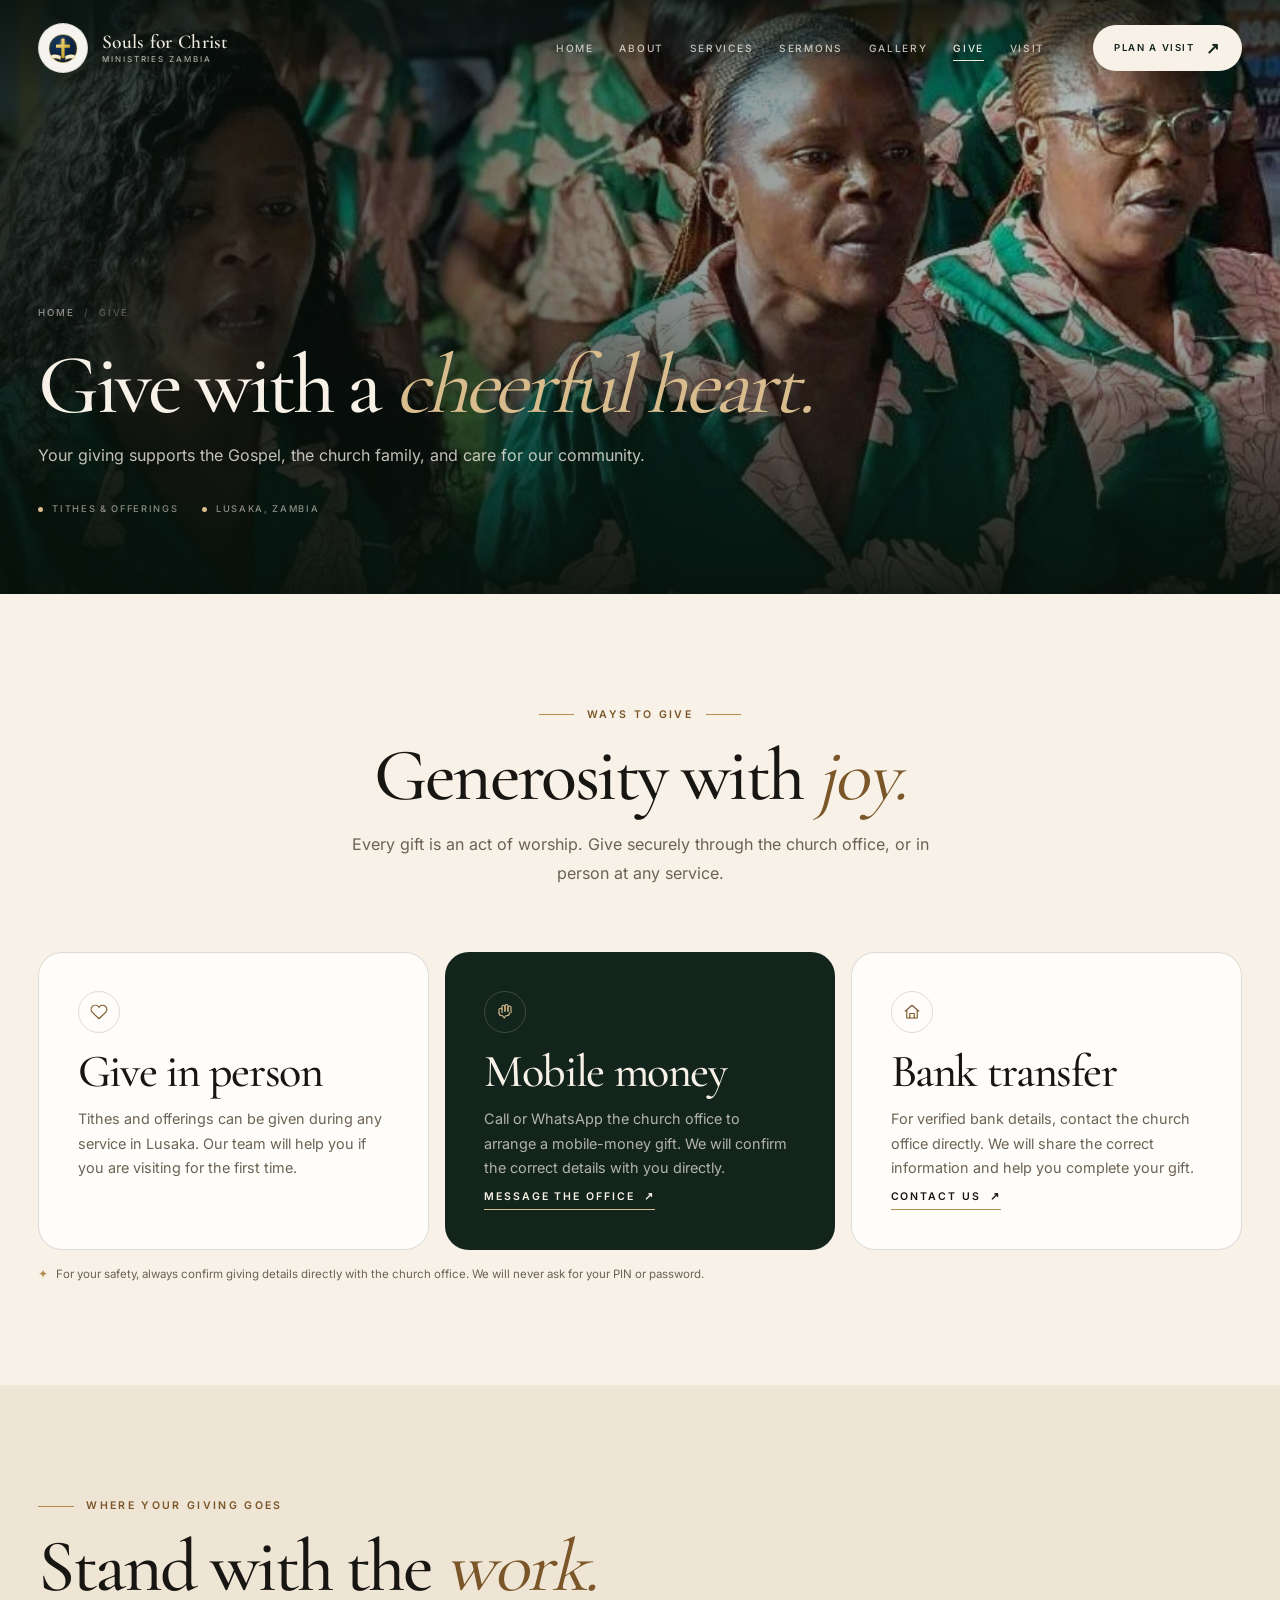
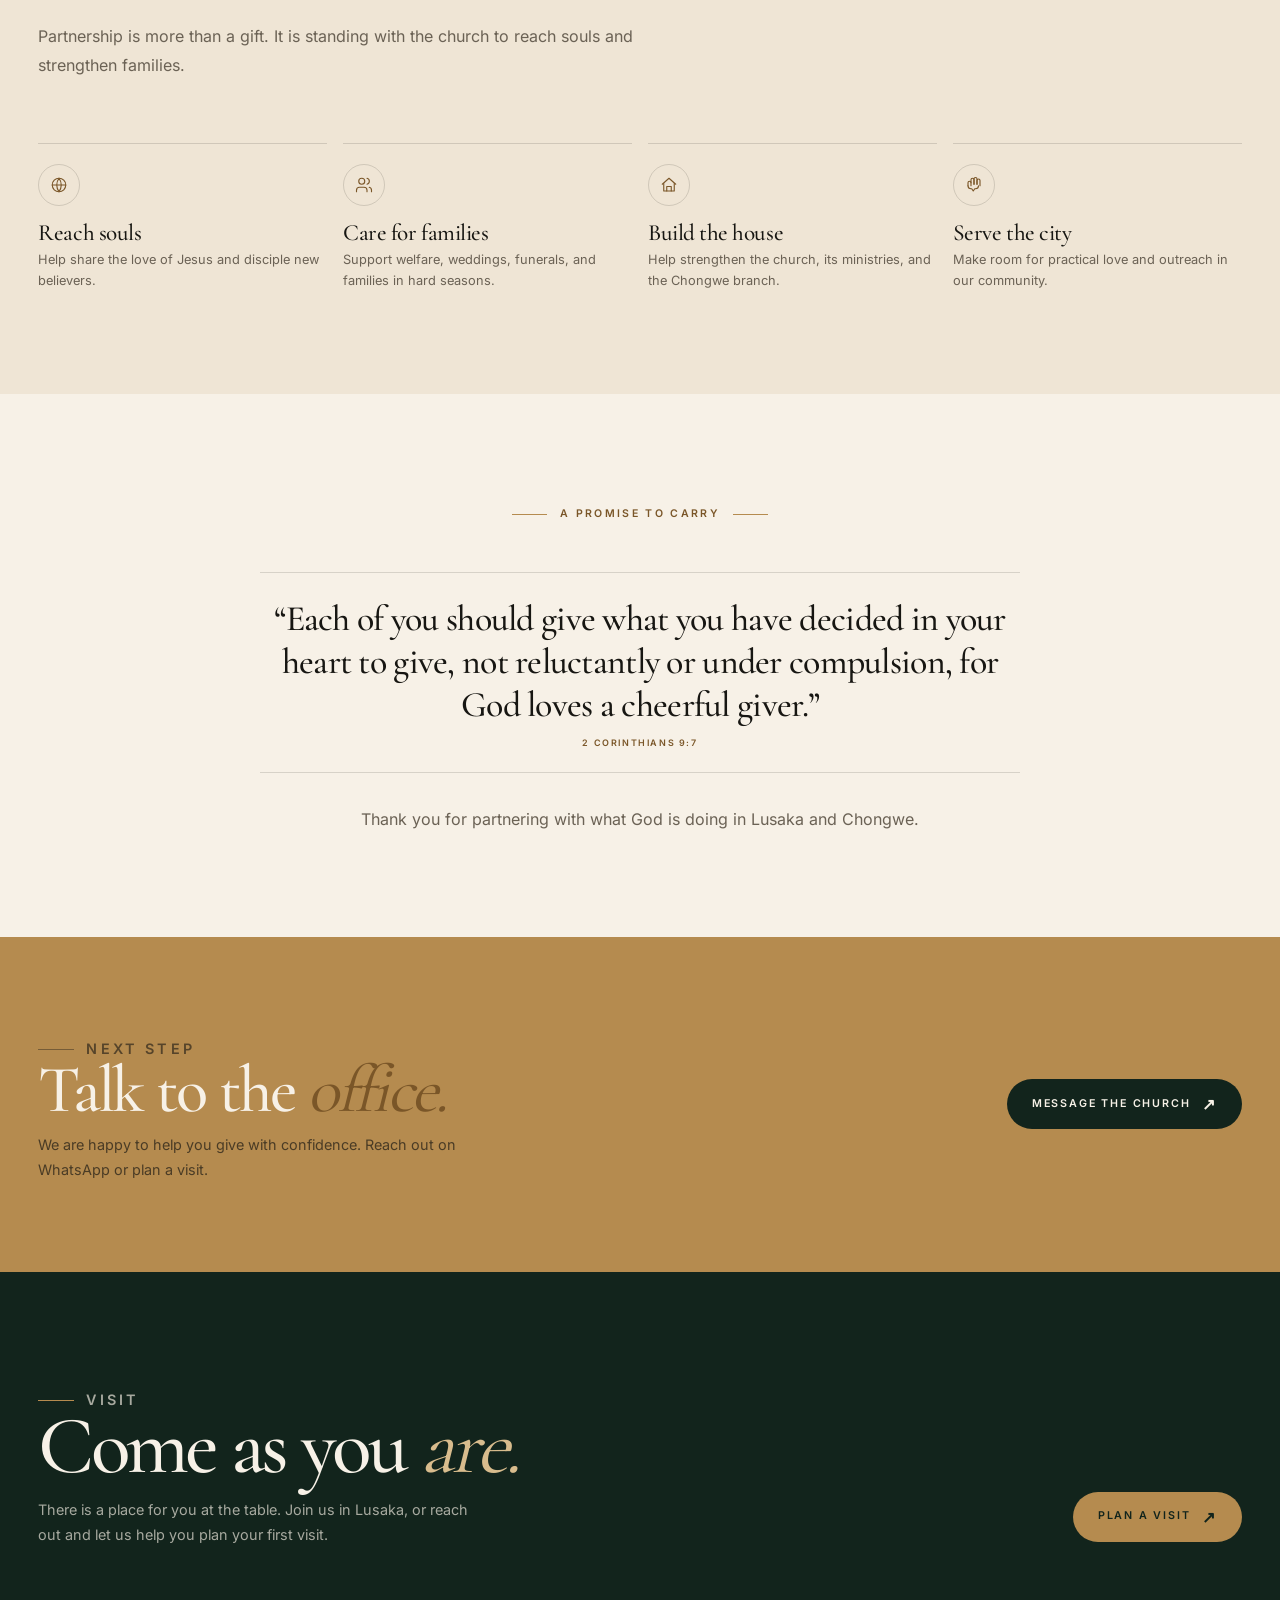
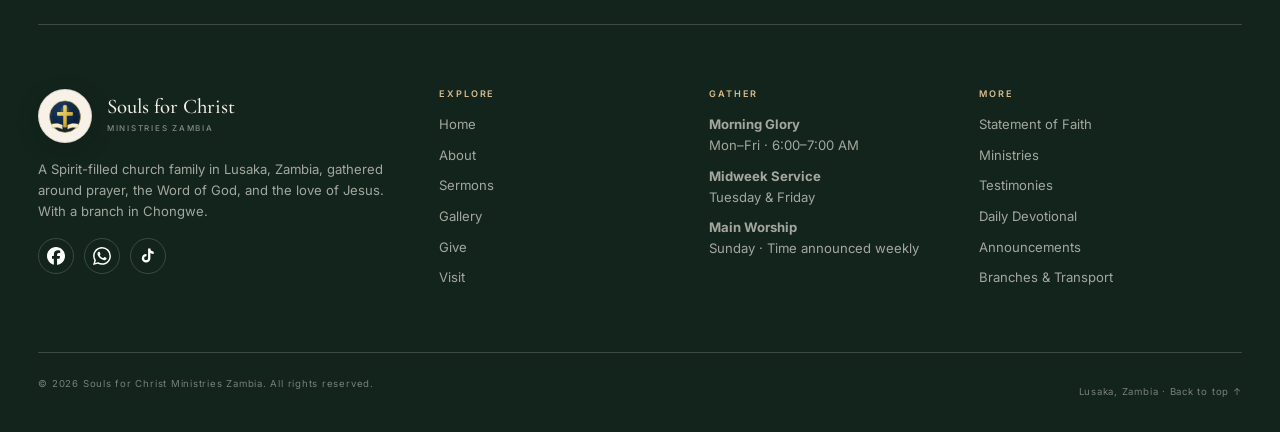
<file: give.html>
<!DOCTYPE html>
<html lang="en">
<head>
<meta charset="utf-8">
<meta name="viewport" content="width=device-width, initial-scale=1">
<title>Give | Souls for Christ Ministries Zambia</title>
<meta name="description" content="Give with a cheerful heart. Support the Gospel, the church family, and care for our community in Lusaka and Chongwe.">
<meta name="robots" content="index, follow">
<meta name="theme-color" content="#12241c">
<link rel="icon" href="assets/images/favicon-souls.png" type="image/png" sizes="128x128">
<link rel="canonical" href="https://nduwamakinka.github.io/souls-for-christ-ministries-zambia/give.html">
<link rel="preload" href="assets/fonts/CormorantGaramond-500.woff2" as="font" type="font/woff2" crossorigin>
<link rel="preload" href="assets/fonts/Inter-Variable.woff2" as="font" type="font/woff2" crossorigin>
<link rel="preload" as="image" href="assets/images/choir-green.webp" type="image/webp">
<link rel="stylesheet" href="assets/css/fonts.css">
<link rel="stylesheet" href="assets/css/glightbox.min.css">
<link rel="stylesheet" href="assets/css/aos.css">
<link rel="stylesheet" href="assets/css/site.css">
<meta property="og:type" content="website">
<meta property="og:site_name" content="Souls for Christ Ministries Zambia">
<meta property="og:title" content="Give | Souls for Christ Ministries Zambia">
<meta property="og:description" content="Give with a cheerful heart. Support the Gospel, the church family, and care for our community in Lusaka and Chongwe.">
<meta property="og:url" content="https://nduwamakinka.github.io/souls-for-christ-ministries-zambia/give.html">
<meta property="og:image" content="https://nduwamakinka.github.io/souls-for-christ-ministries-zambia/assets/images/og-souls.jpg">
<meta name="twitter:card" content="summary_large_image">
<meta name="twitter:title" content="Give | Souls for Christ Ministries Zambia">
<meta name="twitter:description" content="Give with a cheerful heart. Support the Gospel, the church family, and care for our community in Lusaka and Chongwe.">
<meta name="twitter:image" content="https://nduwamakinka.github.io/souls-for-christ-ministries-zambia/assets/images/og-souls.jpg">

</head>
<body id="top">
<a class="skip-link" href="#main">Skip to content</a>
<header class="site-header" id="site-header">
<div class="shell header-inner">
<a class="brand" href="index.html" aria-label="Souls for Christ Ministries Zambia home">
<span class="brand-mark"><img src="assets/images/logo-emblem.svg" alt="" width="44" height="44"></span>
<span class="brand-copy"><strong>Souls for Christ</strong><small>Ministries Zambia</small></span>
</a>
<nav class="main-nav" aria-label="Main navigation">
<a href="index.html">Home</a>
<a href="about.html">About</a>
<a href="index.html#gather">Services</a>
<a href="sermons.html">Sermons</a>
<a href="gallery.html">Gallery</a>
<a href="give.html" class="is-active" aria-current="page">Give</a>
<a href="contact.html">Visit</a>
</nav>
<a class="btn btn--sm header-cta" href="contact.html#visit">Plan a visit <span>↗</span></a>
<button class="menu-toggle" type="button" data-menu-toggle aria-expanded="false" aria-controls="mobile-menu" aria-label="Open menu"><span></span><span></span></button>
</div>
</header>
<div class="mobile-menu" id="mobile-menu" aria-hidden="true">
<div class="mobile-menu-head">
<a class="brand" href="index.html" aria-label="Souls for Christ Ministries Zambia home">
<span class="brand-mark"><img src="assets/images/logo-emblem.svg" alt="" width="44" height="44"></span>
<span class="brand-copy"><strong>Souls for Christ</strong><small>Ministries Zambia</small></span>
</a>
<button class="mobile-close" type="button" data-menu-close aria-label="Close menu">×</button>
</div>
<nav aria-label="Mobile navigation">
<a href="index.html">Home<span>↗</span></a>
<a href="about.html">About<span>↗</span></a>
<a href="index.html#gather">Services<span>↗</span></a>
<a href="sermons.html">Sermons<span>↗</span></a>
<a href="gallery.html">Gallery<span>↗</span></a>
<a href="give.html" class="is-active" aria-current="page">Give<span>↗</span></a>
<a href="contact.html">Visit<span>↗</span></a>
</nav>
<div class="mobile-menu-foot">
<p>Lusaka, Zambia · A Spirit-filled church family.</p>
<a class="btn btn--bronze" href="contact.html#visit">Plan a visit <span>↗</span></a>
<ul class="social-row">
<li><a href="https://www.facebook.com/p/Souls-for-Christ-Ministries-Zambia-100068789642989/" target="_blank" rel="noopener noreferrer" aria-label="Facebook"><img src="assets/images/icon-facebook.svg" alt=""></a></li>
<li><a href="https://wa.me/260979918138" target="_blank" rel="noopener noreferrer" aria-label="WhatsApp"><img src="assets/images/icon-whatsapp.svg" alt=""></a></li>
<li><a href="https://www.tiktok.com/@mulengachilufyamu" target="_blank" rel="noopener noreferrer" aria-label="TikTok"><img src="assets/images/icon-tiktok.svg" alt=""></a></li>
</ul>
</div>
</div>
<main id="main">
<section class="page-hero">
<picture class="page-hero-media"><source srcset="assets/images/choir-green.webp" type="image/webp"><img src="assets/images/choir-green.jpg" alt="" width="796" height="640" loading="eager" decoding="async" fetchpriority="high" style="object-position:center 30%;"></picture>
<div class="shell">
<nav class="breadcrumb" aria-label="Breadcrumb"><a href="index.html">Home</a><span>/</span><span>Give</span></nav>
<h1>Give with a <em>cheerful heart.</em></h1>
<p class="lead">Your giving supports the Gospel, the church family, and care for our community.</p>
<div class="page-hero-meta"><span>Tithes & offerings</span><span>Lusaka, Zambia</span></div>
</div>
</section>
<section class="page-section">
<div class="shell">
<div class="section-head section-head--center" data-aos="fade-up"><p class="eyebrow eyebrow--center">Ways to give</p><h2 class="display">Generosity with <em>joy.</em></h2><p class="lead">Every gift is an act of worship. Give securely through the church office, or in person at any service.</p></div>
<div class="giving-grid">
<article class="mission-card" data-aos="fade-up"><div class="value-icon"><svg viewBox="0 0 24 24" aria-hidden="true"><path d="M20.8 4.6a5.5 5.5 0 0 0-7.8 0L12 5.7l-1.1-1.1a5.5 5.5 0 0 0-7.8 7.8l1.1 1.1L12 21l7.8-7.5 1.1-1.1a5.5 5.5 0 0 0-.1-7.8Z"/></svg></div><h2>Give in person</h2><p>Tithes and offerings can be given during any service in Lusaka. Our team will help you if you are visiting for the first time.</p></article>
<article class="mission-card mission-card--dark" data-aos="fade-up" data-aos-delay="80"><div class="value-icon"><svg viewBox="0 0 24 24" aria-hidden="true"><path d="M8 13V5a2 2 0 0 1 4 0v6"/><path d="M12 11V4a2 2 0 0 1 4 0v7"/><path d="M16 11V6a2 2 0 0 1 4 0v7"/><path d="M4 13a4 4 0 0 0 4 4h1l2 3 2-3h1a4 4 0 0 0 4-4"/><path d="M4 13V9a2 2 0 0 1 4 0"/></svg></div><h2>Mobile money</h2><p>Call or WhatsApp the church office to arrange a mobile-money gift. We will confirm the correct details with you directly.</p><a class="text-link text-link--light" href="https://wa.me/260979918138" target="_blank" rel="noopener noreferrer">Message the office <span>↗</span></a></article>
<article class="mission-card" data-aos="fade-up" data-aos-delay="160"><div class="value-icon"><svg viewBox="0 0 24 24" aria-hidden="true"><path d="m3 11 9-8 9 8"/><path d="M5 10v10h14V10"/><path d="M9 20v-6h6v6"/></svg></div><h2>Bank transfer</h2><p>For verified bank details, contact the church office directly. We will share the correct information and help you complete your gift.</p><a class="text-link" href="contact.html">Contact us <span>↗</span></a></article>
</div>
<p class="form-note">For your safety, always confirm giving details directly with the church office. We will never ask for your PIN or password.</p>
</div>
</section>

<section class="page-section page-section--paper">
<div class="shell">
<div class="section-head" data-aos="fade-up"><p class="eyebrow">Where your giving goes</p><h2 class="display">Stand with the <em>work.</em></h2><p class="lead">Partnership is more than a gift. It is standing with the church to reach souls and strengthen families.</p></div>
<div class="value-grid">
<div class="value-card" data-aos="fade-up"><div class="value-icon"><svg viewBox="0 0 24 24" aria-hidden="true"><circle cx="12" cy="12" r="9"/><path d="M3 12h18M12 3a15 15 0 0 1 0 18M12 3a15 15 0 0 0 0 18"/></svg></div><h3>Reach souls</h3><p>Help share the love of Jesus and disciple new believers.</p></div>
<div class="value-card" data-aos="fade-up" data-aos-delay="70"><div class="value-icon"><svg viewBox="0 0 24 24" aria-hidden="true"><path d="M16 21v-2a4 4 0 0 0-4-4H6a4 4 0 0 0-4 4v2"/><circle cx="9" cy="7" r="4"/><path d="M22 21v-2a4 4 0 0 0-3-3.9M16 3.1a4 4 0 0 1 0 7.8"/></svg></div><h3>Care for families</h3><p>Support welfare, weddings, funerals, and families in hard seasons.</p></div>
<div class="value-card" data-aos="fade-up" data-aos-delay="140"><div class="value-icon"><svg viewBox="0 0 24 24" aria-hidden="true"><path d="m3 11 9-8 9 8"/><path d="M5 10v10h14V10"/><path d="M9 20v-6h6v6"/></svg></div><h3>Build the house</h3><p>Help strengthen the church, its ministries, and the Chongwe branch.</p></div>
<div class="value-card" data-aos="fade-up" data-aos-delay="210"><div class="value-icon"><svg viewBox="0 0 24 24" aria-hidden="true"><path d="M8 13V5a2 2 0 0 1 4 0v6"/><path d="M12 11V4a2 2 0 0 1 4 0v7"/><path d="M16 11V6a2 2 0 0 1 4 0v7"/><path d="M4 13a4 4 0 0 0 4 4h1l2 3 2-3h1a4 4 0 0 0 4-4"/><path d="M4 13V9a2 2 0 0 1 4 0"/></svg></div><h3>Serve the city</h3><p>Make room for practical love and outreach in our community.</p></div>
</div>
</div>
</section>

<section class="page-section">
<div class="shell prayer-feature" data-aos="fade-up">
<p class="eyebrow eyebrow--center">A promise to carry</p>
<blockquote class="devotional-scripture">“Each of you should give what you have decided in your heart to give, not reluctantly or under compulsion, for God loves a cheerful giver.”<cite>2 Corinthians 9:7</cite></blockquote>
<p class="lead">Thank you for partnering with what God is doing in Lusaka and Chongwe.</p>
</div>
</section>

<section class="cta-band cta-band--bronze">
<div class="shell cta-band-inner">
<div><p class="eyebrow">Next step</p><h2>Talk to the <em>office.</em></h2><p>We are happy to help you give with confidence. Reach out on WhatsApp or plan a visit.</p></div>
<a class="btn btn--bronze" href="https://wa.me/260979918138">Message the church <span>↗</span></a>
</div>
</section>
</main>
<footer class="site-footer">
<div class="shell">
<div class="footer-cta">
<div>
<p class="eyebrow">Visit</p>
<h2>Come as you <em>are.</em></h2>
<p>There is a place for you at the table. Join us in Lusaka, or reach out and let us help you plan your first visit.</p>
</div>
<a class="btn btn--bronze" href="contact.html#visit">Plan a visit <span>↗</span></a>
</div>
<div class="footer-grid">
<div class="footer-col">
<div class="footer-brand">
<span class="brand-mark"><img src="assets/images/logo-emblem.svg" alt="" width="54" height="54"></span>
<div><strong>Souls for Christ</strong><small>Ministries Zambia</small></div>
</div>
<p class="footer-about">A Spirit-filled church family in Lusaka, Zambia, gathered around prayer, the Word of God, and the love of Jesus. With a branch in Chongwe.</p>
<ul class="social-row">
<li><a href="https://www.facebook.com/p/Souls-for-Christ-Ministries-Zambia-100068789642989/" target="_blank" rel="noopener noreferrer" aria-label="Facebook"><img src="assets/images/icon-facebook.svg" alt=""></a></li>
<li><a href="https://wa.me/260979918138" target="_blank" rel="noopener noreferrer" aria-label="WhatsApp"><img src="assets/images/icon-whatsapp.svg" alt=""></a></li>
<li><a href="https://www.tiktok.com/@mulengachilufyamu" target="_blank" rel="noopener noreferrer" aria-label="TikTok"><img src="assets/images/icon-tiktok.svg" alt=""></a></li>
</ul>
</div>
<div class="footer-col">
<h3>Explore</h3>
<ul>
<li><a href="index.html">Home</a></li>
<li><a href="about.html">About</a></li>
<li><a href="sermons.html">Sermons</a></li>
<li><a href="gallery.html">Gallery</a></li>
<li><a href="give.html">Give</a></li>
<li><a href="contact.html">Visit</a></li>
</ul>
</div>
<div class="footer-col">
<h3>Gather</h3>
<ul>
<li><strong>Morning Glory</strong><br>Mon–Fri · 6:00–7:00 AM</li>
<li><strong>Midweek Service</strong><br>Tuesday &amp; Friday</li>
<li><strong>Main Worship</strong><br>Sunday · Time announced weekly</li>
</ul>
</div>
<div class="footer-col">
<h3>More</h3>
<ul>
<li><a href="faith.html">Statement of Faith</a></li>
<li><a href="ministry.html">Ministries</a></li>
<li><a href="testimonies.html">Testimonies</a></li>
<li><a href="daily-devotional.html">Daily Devotional</a></li>
<li><a href="announcements.html">Announcements</a></li>
<li><a href="branches-transport.html">Branches &amp; Transport</a></li>
</ul>
</div>
</div>
<div class="footer-bottom">
<p>© <span data-year>2026</span> Souls for Christ Ministries Zambia. All rights reserved.</p>
<p>Lusaka, Zambia · <a href="#top">Back to top ↑</a></p>
</div>
</div>
</footer>
<script src="assets/js/glightbox.min.js" defer></script>
<script src="assets/js/aos.js" defer></script>
<script src="assets/js/site.js" defer></script>
</body>
</html>
</file>
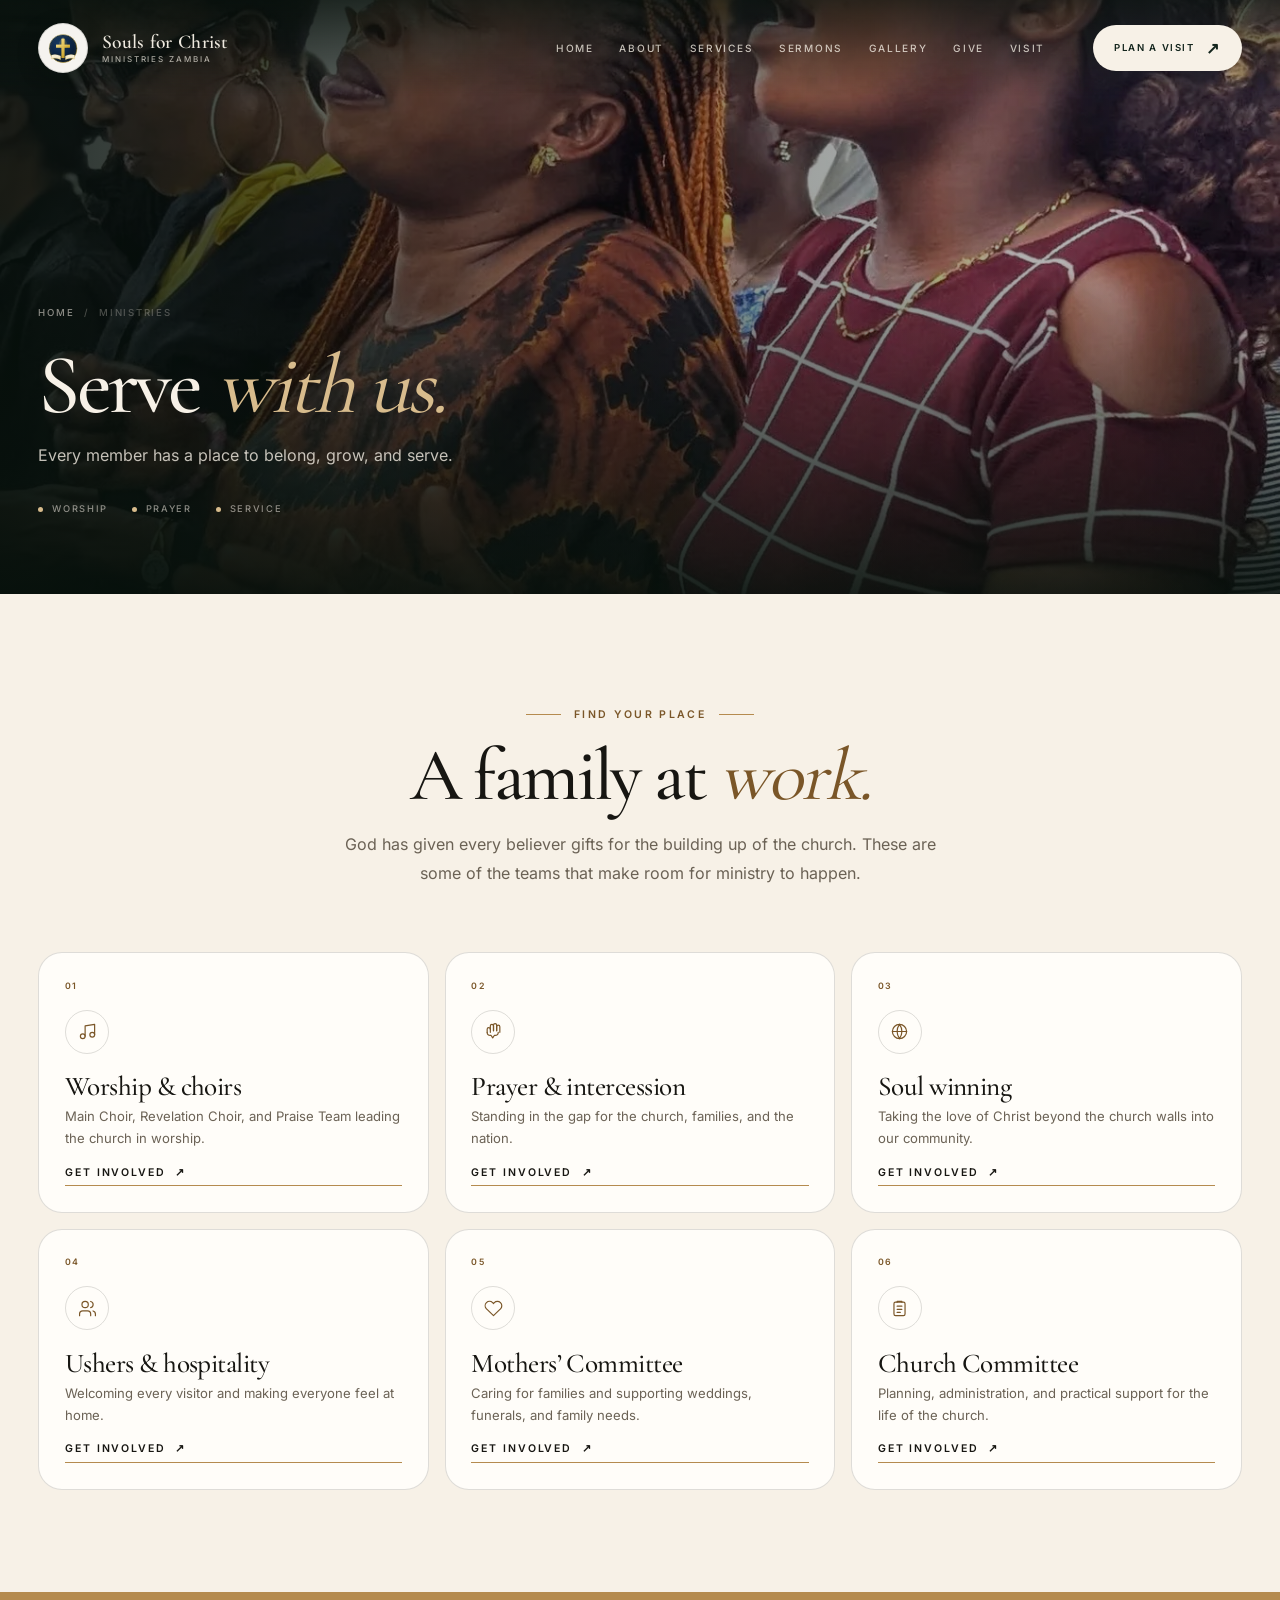
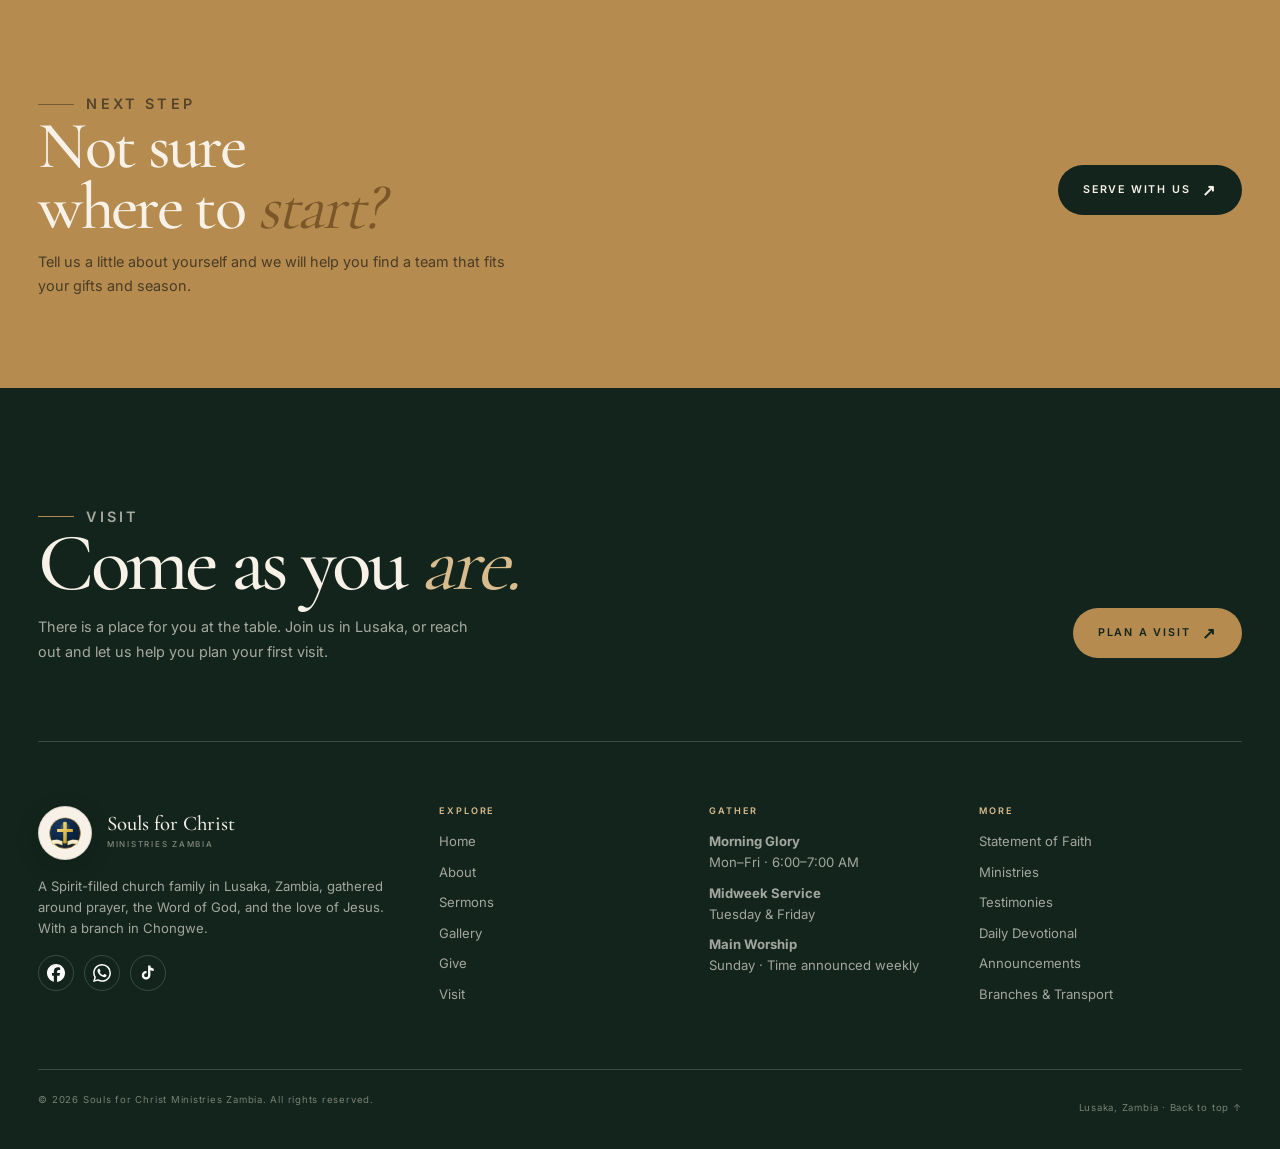
<file: ministry.html>
<!DOCTYPE html>
<html lang="en">
<head>
<meta charset="utf-8">
<meta name="viewport" content="width=device-width, initial-scale=1">
<title>Ministries | Souls for Christ Ministries Zambia</title>
<meta name="description" content="Find a place to belong, grow, and serve at Souls for Christ Ministries Zambia — worship, prayer, soul winning, hospitality, and more.">
<meta name="robots" content="index, follow">
<meta name="theme-color" content="#12241c">
<link rel="icon" href="assets/images/favicon-souls.png" type="image/png" sizes="128x128">
<link rel="canonical" href="https://nduwamakinka.github.io/souls-for-christ-ministries-zambia/ministry.html">
<link rel="preload" href="assets/fonts/CormorantGaramond-500.woff2" as="font" type="font/woff2" crossorigin>
<link rel="preload" href="assets/fonts/Inter-Variable.woff2" as="font" type="font/woff2" crossorigin>
<link rel="preload" as="image" href="assets/images/worship-choir.webp" type="image/webp">
<link rel="stylesheet" href="assets/css/fonts.css">
<link rel="stylesheet" href="assets/css/glightbox.min.css">
<link rel="stylesheet" href="assets/css/aos.css">
<link rel="stylesheet" href="assets/css/site.css">
<meta property="og:type" content="website">
<meta property="og:site_name" content="Souls for Christ Ministries Zambia">
<meta property="og:title" content="Ministries | Souls for Christ Ministries Zambia">
<meta property="og:description" content="Find a place to belong, grow, and serve at Souls for Christ Ministries Zambia — worship, prayer, soul winning, hospitality, and more.">
<meta property="og:url" content="https://nduwamakinka.github.io/souls-for-christ-ministries-zambia/ministry.html">
<meta property="og:image" content="https://nduwamakinka.github.io/souls-for-christ-ministries-zambia/assets/images/og-souls.jpg">
<meta name="twitter:card" content="summary_large_image">
<meta name="twitter:title" content="Ministries | Souls for Christ Ministries Zambia">
<meta name="twitter:description" content="Find a place to belong, grow, and serve at Souls for Christ Ministries Zambia — worship, prayer, soul winning, hospitality, and more.">
<meta name="twitter:image" content="https://nduwamakinka.github.io/souls-for-christ-ministries-zambia/assets/images/og-souls.jpg">

</head>
<body id="top">
<a class="skip-link" href="#main">Skip to content</a>
<header class="site-header" id="site-header">
<div class="shell header-inner">
<a class="brand" href="index.html" aria-label="Souls for Christ Ministries Zambia home">
<span class="brand-mark"><img src="assets/images/logo-emblem.svg" alt="" width="44" height="44"></span>
<span class="brand-copy"><strong>Souls for Christ</strong><small>Ministries Zambia</small></span>
</a>
<nav class="main-nav" aria-label="Main navigation">
<a href="index.html">Home</a>
<a href="about.html">About</a>
<a href="index.html#gather">Services</a>
<a href="sermons.html">Sermons</a>
<a href="gallery.html">Gallery</a>
<a href="give.html">Give</a>
<a href="contact.html">Visit</a>
</nav>
<a class="btn btn--sm header-cta" href="contact.html#visit">Plan a visit <span>↗</span></a>
<button class="menu-toggle" type="button" data-menu-toggle aria-expanded="false" aria-controls="mobile-menu" aria-label="Open menu"><span></span><span></span></button>
</div>
</header>
<div class="mobile-menu" id="mobile-menu" aria-hidden="true">
<div class="mobile-menu-head">
<a class="brand" href="index.html" aria-label="Souls for Christ Ministries Zambia home">
<span class="brand-mark"><img src="assets/images/logo-emblem.svg" alt="" width="44" height="44"></span>
<span class="brand-copy"><strong>Souls for Christ</strong><small>Ministries Zambia</small></span>
</a>
<button class="mobile-close" type="button" data-menu-close aria-label="Close menu">×</button>
</div>
<nav aria-label="Mobile navigation">
<a href="index.html">Home<span>↗</span></a>
<a href="about.html">About<span>↗</span></a>
<a href="index.html#gather">Services<span>↗</span></a>
<a href="sermons.html">Sermons<span>↗</span></a>
<a href="gallery.html">Gallery<span>↗</span></a>
<a href="give.html">Give<span>↗</span></a>
<a href="contact.html">Visit<span>↗</span></a>
</nav>
<div class="mobile-menu-foot">
<p>Lusaka, Zambia · A Spirit-filled church family.</p>
<a class="btn btn--bronze" href="contact.html#visit">Plan a visit <span>↗</span></a>
<ul class="social-row">
<li><a href="https://www.facebook.com/p/Souls-for-Christ-Ministries-Zambia-100068789642989/" target="_blank" rel="noopener noreferrer" aria-label="Facebook"><img src="assets/images/icon-facebook.svg" alt=""></a></li>
<li><a href="https://wa.me/260979918138" target="_blank" rel="noopener noreferrer" aria-label="WhatsApp"><img src="assets/images/icon-whatsapp.svg" alt=""></a></li>
<li><a href="https://www.tiktok.com/@mulengachilufyamu" target="_blank" rel="noopener noreferrer" aria-label="TikTok"><img src="assets/images/icon-tiktok.svg" alt=""></a></li>
</ul>
</div>
</div>
<main id="main">
<section class="page-hero">
<picture class="page-hero-media"><source srcset="assets/images/worship-choir.webp" type="image/webp"><img src="assets/images/worship-choir.jpg" alt="" width="1355" height="1800" loading="eager" decoding="async" fetchpriority="high" style="object-position:center 30%;"></picture>
<div class="shell">
<nav class="breadcrumb" aria-label="Breadcrumb"><a href="index.html">Home</a><span>/</span><span>Ministries</span></nav>
<h1>Serve <em>with us.</em></h1>
<p class="lead">Every member has a place to belong, grow, and serve.</p>
<div class="page-hero-meta"><span>Worship</span><span>Prayer</span><span>Service</span></div>
</div>
</section>
<section class="page-section">
<div class="shell">
<div class="section-head section-head--center" data-aos="fade-up"><p class="eyebrow eyebrow--center">Find your place</p><h2 class="display">A family at <em>work.</em></h2><p class="lead">God has given every believer gifts for the building up of the church. These are some of the teams that make room for ministry to happen.</p></div>
<div class="ministry-list"><article class="ministry-item" data-aos="fade-up"><span class="ministry-no">01</span><div class="ministry-icon"><svg viewBox="0 0 24 24" aria-hidden="true"><path d="M9 18V5l12-2v13"/><circle cx="6" cy="18" r="3"/><circle cx="18" cy="16" r="3"/></svg></div><h2>Worship &amp; choirs</h2><p>Main Choir, Revelation Choir, and Praise Team leading the church in worship.</p><a class="text-link" href="contact.html#visit">Get involved <span>↗</span></a></article><article class="ministry-item" data-aos="fade-up"><span class="ministry-no">02</span><div class="ministry-icon"><svg viewBox="0 0 24 24" aria-hidden="true"><path d="M8 13V5a2 2 0 0 1 4 0v6"/><path d="M12 11V4a2 2 0 0 1 4 0v7"/><path d="M16 11V6a2 2 0 0 1 4 0v7"/><path d="M4 13a4 4 0 0 0 4 4h1l2 3 2-3h1a4 4 0 0 0 4-4"/><path d="M4 13V9a2 2 0 0 1 4 0"/></svg></div><h2>Prayer &amp; intercession</h2><p>Standing in the gap for the church, families, and the nation.</p><a class="text-link" href="contact.html#visit">Get involved <span>↗</span></a></article><article class="ministry-item" data-aos="fade-up"><span class="ministry-no">03</span><div class="ministry-icon"><svg viewBox="0 0 24 24" aria-hidden="true"><circle cx="12" cy="12" r="9"/><path d="M3 12h18M12 3a15 15 0 0 1 0 18M12 3a15 15 0 0 0 0 18"/></svg></div><h2>Soul winning</h2><p>Taking the love of Christ beyond the church walls into our community.</p><a class="text-link" href="contact.html#visit">Get involved <span>↗</span></a></article><article class="ministry-item" data-aos="fade-up"><span class="ministry-no">04</span><div class="ministry-icon"><svg viewBox="0 0 24 24" aria-hidden="true"><path d="M16 21v-2a4 4 0 0 0-4-4H6a4 4 0 0 0-4 4v2"/><circle cx="9" cy="7" r="4"/><path d="M22 21v-2a4 4 0 0 0-3-3.9M16 3.1a4 4 0 0 1 0 7.8"/></svg></div><h2>Ushers &amp; hospitality</h2><p>Welcoming every visitor and making everyone feel at home.</p><a class="text-link" href="contact.html#visit">Get involved <span>↗</span></a></article><article class="ministry-item" data-aos="fade-up"><span class="ministry-no">05</span><div class="ministry-icon"><svg viewBox="0 0 24 24" aria-hidden="true"><path d="M20.8 4.6a5.5 5.5 0 0 0-7.8 0L12 5.7l-1.1-1.1a5.5 5.5 0 0 0-7.8 7.8l1.1 1.1L12 21l7.8-7.5 1.1-1.1a5.5 5.5 0 0 0-.1-7.8Z"/></svg></div><h2>Mothers&rsquo; Committee</h2><p>Caring for families and supporting weddings, funerals, and family needs.</p><a class="text-link" href="contact.html#visit">Get involved <span>↗</span></a></article><article class="ministry-item" data-aos="fade-up"><span class="ministry-no">06</span><div class="ministry-icon"><svg viewBox="0 0 24 24" aria-hidden="true"><rect x="5" y="4" width="14" height="17" rx="2"/><path d="M9 4V3h6v1M9 9h6M9 13h6M9 17h4"/></svg></div><h2>Church Committee</h2><p>Planning, administration, and practical support for the life of the church.</p><a class="text-link" href="contact.html#visit">Get involved <span>↗</span></a></article></div>
</div>
</section>

<section class="cta-band cta-band--bronze">
<div class="shell cta-band-inner">
<div><p class="eyebrow">Next step</p><h2>Not sure where to <em>start?</em></h2><p>Tell us a little about yourself and we will help you find a team that fits your gifts and season.</p></div>
<a class="btn btn--bronze" href="contact.html#visit">Serve with us <span>↗</span></a>
</div>
</section>
</main>
<footer class="site-footer">
<div class="shell">
<div class="footer-cta">
<div>
<p class="eyebrow">Visit</p>
<h2>Come as you <em>are.</em></h2>
<p>There is a place for you at the table. Join us in Lusaka, or reach out and let us help you plan your first visit.</p>
</div>
<a class="btn btn--bronze" href="contact.html#visit">Plan a visit <span>↗</span></a>
</div>
<div class="footer-grid">
<div class="footer-col">
<div class="footer-brand">
<span class="brand-mark"><img src="assets/images/logo-emblem.svg" alt="" width="54" height="54"></span>
<div><strong>Souls for Christ</strong><small>Ministries Zambia</small></div>
</div>
<p class="footer-about">A Spirit-filled church family in Lusaka, Zambia, gathered around prayer, the Word of God, and the love of Jesus. With a branch in Chongwe.</p>
<ul class="social-row">
<li><a href="https://www.facebook.com/p/Souls-for-Christ-Ministries-Zambia-100068789642989/" target="_blank" rel="noopener noreferrer" aria-label="Facebook"><img src="assets/images/icon-facebook.svg" alt=""></a></li>
<li><a href="https://wa.me/260979918138" target="_blank" rel="noopener noreferrer" aria-label="WhatsApp"><img src="assets/images/icon-whatsapp.svg" alt=""></a></li>
<li><a href="https://www.tiktok.com/@mulengachilufyamu" target="_blank" rel="noopener noreferrer" aria-label="TikTok"><img src="assets/images/icon-tiktok.svg" alt=""></a></li>
</ul>
</div>
<div class="footer-col">
<h3>Explore</h3>
<ul>
<li><a href="index.html">Home</a></li>
<li><a href="about.html">About</a></li>
<li><a href="sermons.html">Sermons</a></li>
<li><a href="gallery.html">Gallery</a></li>
<li><a href="give.html">Give</a></li>
<li><a href="contact.html">Visit</a></li>
</ul>
</div>
<div class="footer-col">
<h3>Gather</h3>
<ul>
<li><strong>Morning Glory</strong><br>Mon–Fri · 6:00–7:00 AM</li>
<li><strong>Midweek Service</strong><br>Tuesday &amp; Friday</li>
<li><strong>Main Worship</strong><br>Sunday · Time announced weekly</li>
</ul>
</div>
<div class="footer-col">
<h3>More</h3>
<ul>
<li><a href="faith.html">Statement of Faith</a></li>
<li><a href="ministry.html">Ministries</a></li>
<li><a href="testimonies.html">Testimonies</a></li>
<li><a href="daily-devotional.html">Daily Devotional</a></li>
<li><a href="announcements.html">Announcements</a></li>
<li><a href="branches-transport.html">Branches &amp; Transport</a></li>
</ul>
</div>
</div>
<div class="footer-bottom">
<p>© <span data-year>2026</span> Souls for Christ Ministries Zambia. All rights reserved.</p>
<p>Lusaka, Zambia · <a href="#top">Back to top ↑</a></p>
</div>
</div>
</footer>
<script src="assets/js/glightbox.min.js" defer></script>
<script src="assets/js/aos.js" defer></script>
<script src="assets/js/site.js" defer></script>
</body>
</html>
</file>
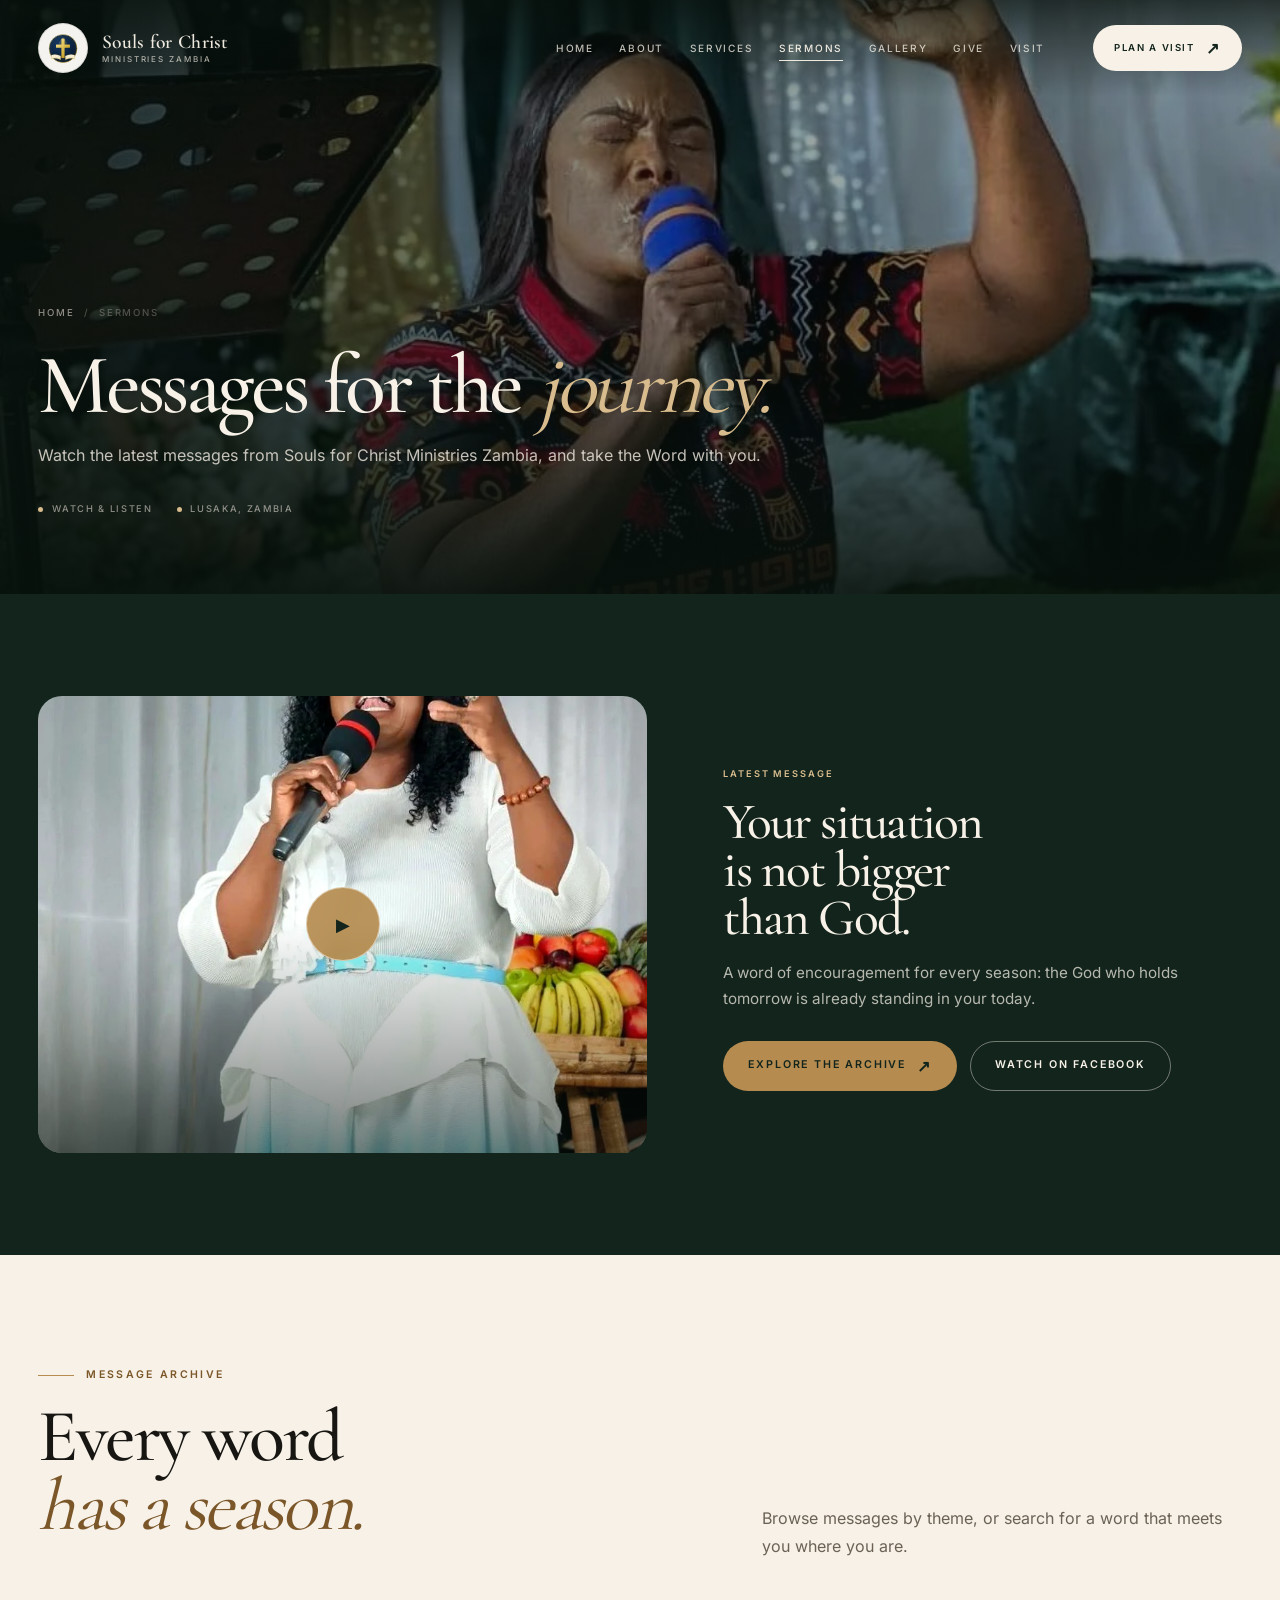
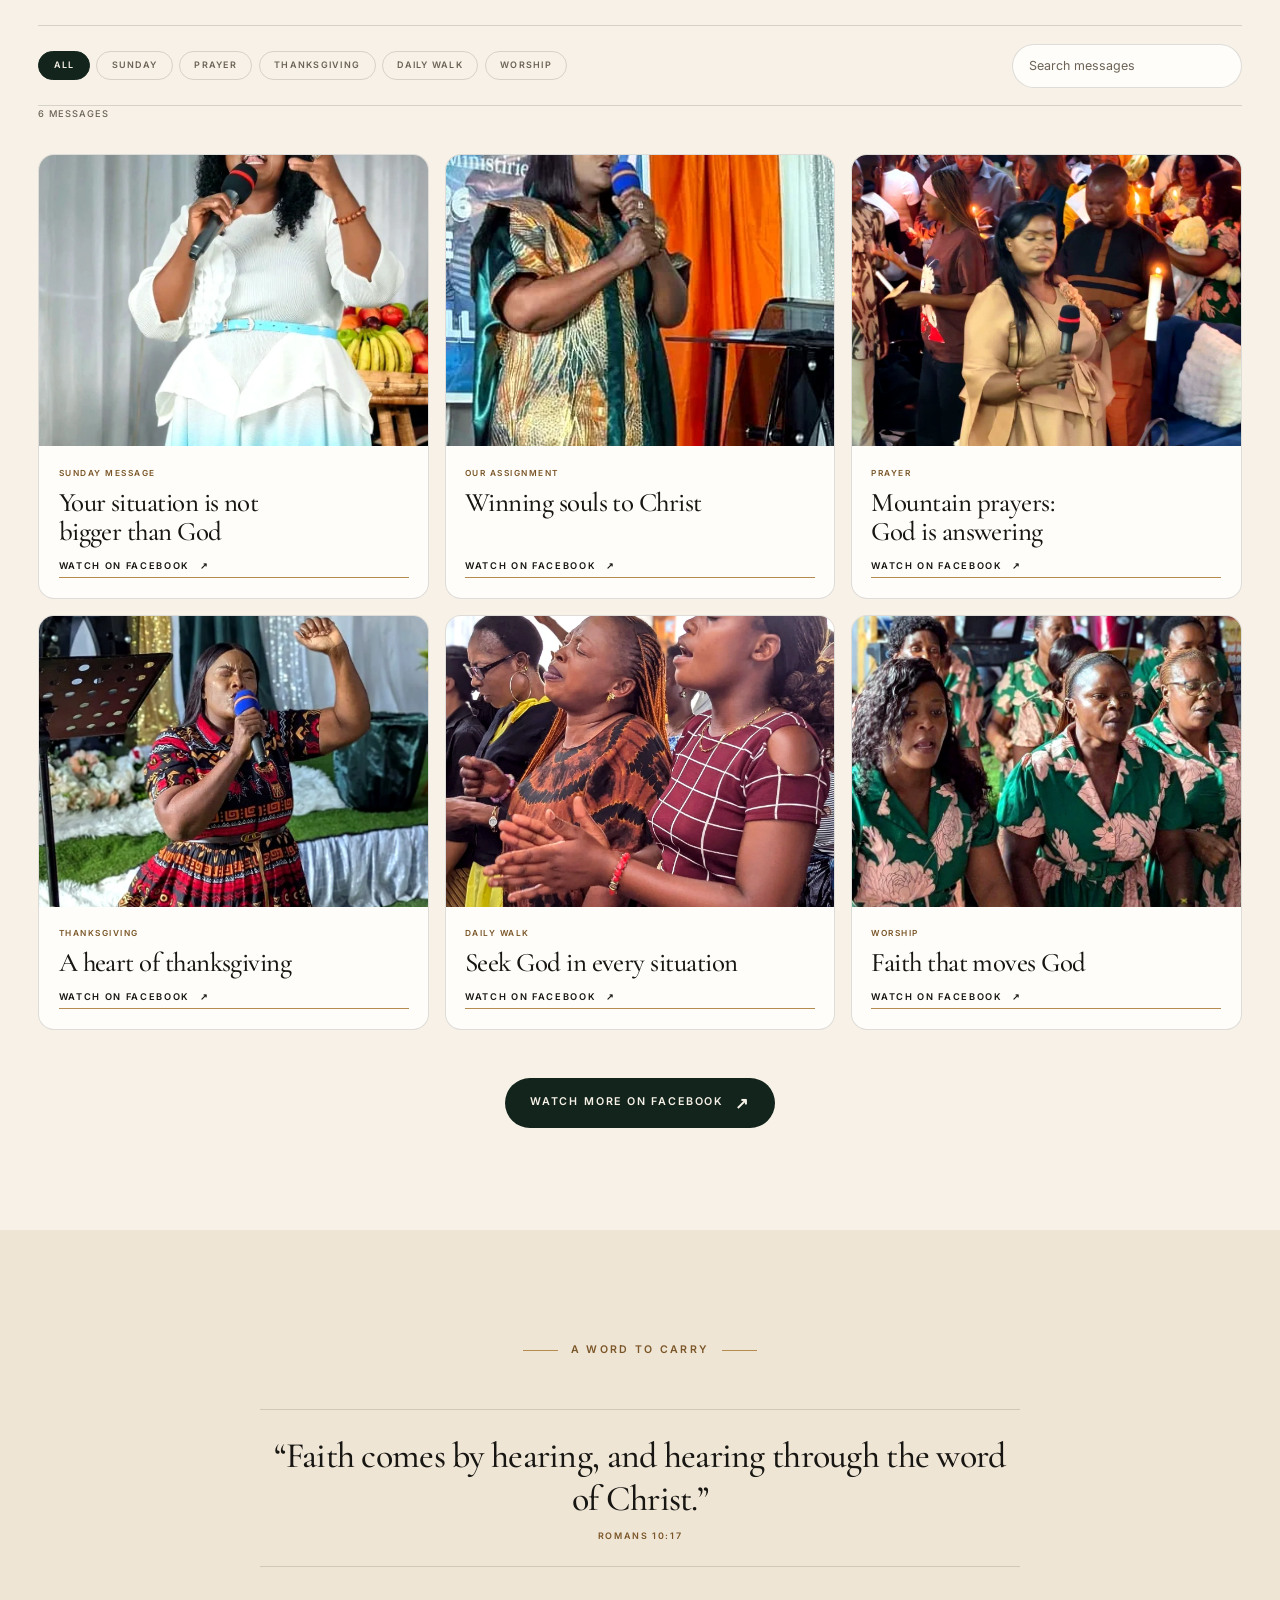
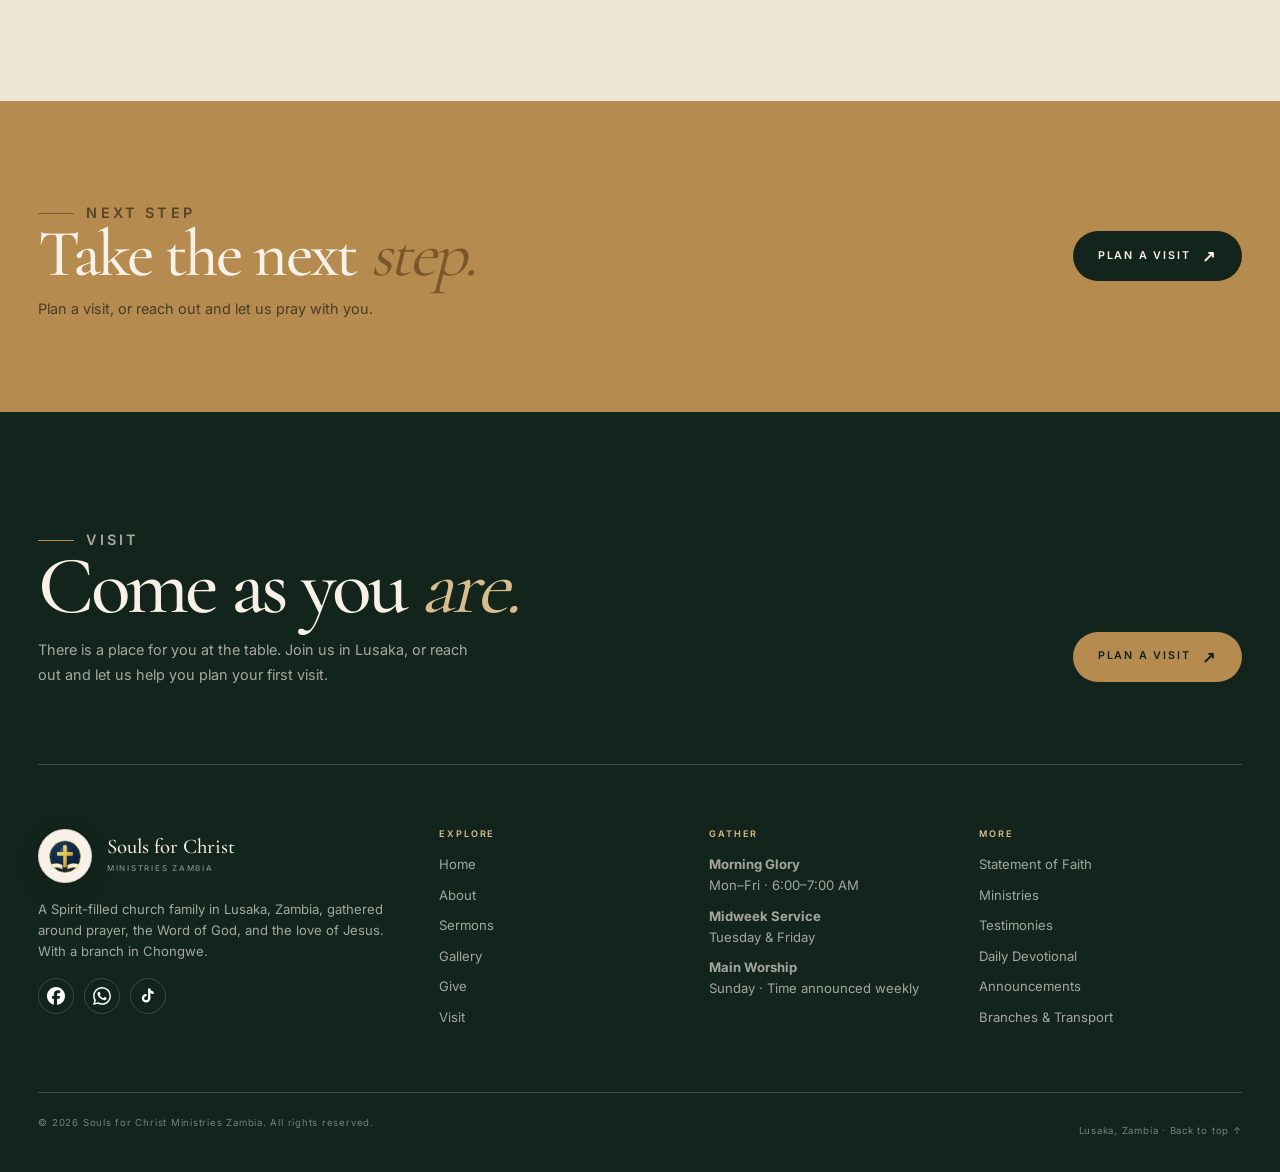
<file: sermons.html>
<!DOCTYPE html>
<html lang="en">
<head>
<meta charset="utf-8">
<meta name="viewport" content="width=device-width, initial-scale=1">
<title>Sermons | Souls for Christ Ministries Zambia</title>
<meta name="description" content="Watch and listen to messages from Souls for Christ Ministries Zambia. Find a word for the season you are in.">
<meta name="robots" content="index, follow">
<meta name="theme-color" content="#12241c">
<link rel="icon" href="assets/images/favicon-souls.png" type="image/png" sizes="128x128">
<link rel="canonical" href="https://nduwamakinka.github.io/souls-for-christ-ministries-zambia/sermons.html">
<link rel="preload" href="assets/fonts/CormorantGaramond-500.woff2" as="font" type="font/woff2" crossorigin>
<link rel="preload" href="assets/fonts/Inter-Variable.woff2" as="font" type="font/woff2" crossorigin>
<link rel="preload" as="image" href="assets/images/praise-worship.webp" type="image/webp">
<link rel="stylesheet" href="assets/css/fonts.css">
<link rel="stylesheet" href="assets/css/glightbox.min.css">
<link rel="stylesheet" href="assets/css/aos.css">
<link rel="stylesheet" href="assets/css/site.css">
<meta property="og:type" content="website">
<meta property="og:site_name" content="Souls for Christ Ministries Zambia">
<meta property="og:title" content="Sermons | Souls for Christ Ministries Zambia">
<meta property="og:description" content="Watch and listen to messages from Souls for Christ Ministries Zambia. Find a word for the season you are in.">
<meta property="og:url" content="https://nduwamakinka.github.io/souls-for-christ-ministries-zambia/sermons.html">
<meta property="og:image" content="https://nduwamakinka.github.io/souls-for-christ-ministries-zambia/assets/images/og-souls.jpg">
<meta name="twitter:card" content="summary_large_image">
<meta name="twitter:title" content="Sermons | Souls for Christ Ministries Zambia">
<meta name="twitter:description" content="Watch and listen to messages from Souls for Christ Ministries Zambia. Find a word for the season you are in.">
<meta name="twitter:image" content="https://nduwamakinka.github.io/souls-for-christ-ministries-zambia/assets/images/og-souls.jpg">

</head>
<body id="top">
<a class="skip-link" href="#main">Skip to content</a>
<header class="site-header" id="site-header">
<div class="shell header-inner">
<a class="brand" href="index.html" aria-label="Souls for Christ Ministries Zambia home">
<span class="brand-mark"><img src="assets/images/logo-emblem.svg" alt="" width="44" height="44"></span>
<span class="brand-copy"><strong>Souls for Christ</strong><small>Ministries Zambia</small></span>
</a>
<nav class="main-nav" aria-label="Main navigation">
<a href="index.html">Home</a>
<a href="about.html">About</a>
<a href="index.html#gather">Services</a>
<a href="sermons.html" class="is-active" aria-current="page">Sermons</a>
<a href="gallery.html">Gallery</a>
<a href="give.html">Give</a>
<a href="contact.html">Visit</a>
</nav>
<a class="btn btn--sm header-cta" href="contact.html#visit">Plan a visit <span>↗</span></a>
<button class="menu-toggle" type="button" data-menu-toggle aria-expanded="false" aria-controls="mobile-menu" aria-label="Open menu"><span></span><span></span></button>
</div>
</header>
<div class="mobile-menu" id="mobile-menu" aria-hidden="true">
<div class="mobile-menu-head">
<a class="brand" href="index.html" aria-label="Souls for Christ Ministries Zambia home">
<span class="brand-mark"><img src="assets/images/logo-emblem.svg" alt="" width="44" height="44"></span>
<span class="brand-copy"><strong>Souls for Christ</strong><small>Ministries Zambia</small></span>
</a>
<button class="mobile-close" type="button" data-menu-close aria-label="Close menu">×</button>
</div>
<nav aria-label="Mobile navigation">
<a href="index.html">Home<span>↗</span></a>
<a href="about.html">About<span>↗</span></a>
<a href="index.html#gather">Services<span>↗</span></a>
<a href="sermons.html" class="is-active" aria-current="page">Sermons<span>↗</span></a>
<a href="gallery.html">Gallery<span>↗</span></a>
<a href="give.html">Give<span>↗</span></a>
<a href="contact.html">Visit<span>↗</span></a>
</nav>
<div class="mobile-menu-foot">
<p>Lusaka, Zambia · A Spirit-filled church family.</p>
<a class="btn btn--bronze" href="contact.html#visit">Plan a visit <span>↗</span></a>
<ul class="social-row">
<li><a href="https://www.facebook.com/p/Souls-for-Christ-Ministries-Zambia-100068789642989/" target="_blank" rel="noopener noreferrer" aria-label="Facebook"><img src="assets/images/icon-facebook.svg" alt=""></a></li>
<li><a href="https://wa.me/260979918138" target="_blank" rel="noopener noreferrer" aria-label="WhatsApp"><img src="assets/images/icon-whatsapp.svg" alt=""></a></li>
<li><a href="https://www.tiktok.com/@mulengachilufyamu" target="_blank" rel="noopener noreferrer" aria-label="TikTok"><img src="assets/images/icon-tiktok.svg" alt=""></a></li>
</ul>
</div>
</div>
<main id="main">
<section class="page-hero">
<picture class="page-hero-media"><source srcset="assets/images/praise-worship.webp" type="image/webp"><img src="assets/images/praise-worship.jpg" alt="" width="963" height="1280" loading="eager" decoding="async" fetchpriority="high" style="object-position:center 22%;"></picture>
<div class="shell">
<nav class="breadcrumb" aria-label="Breadcrumb"><a href="index.html">Home</a><span>/</span><span>Sermons</span></nav>
<h1>Messages for the <em>journey.</em></h1>
<p class="lead">Watch the latest messages from Souls for Christ Ministries Zambia, and take the Word with you.</p>
<div class="page-hero-meta"><span>Watch & listen</span><span>Lusaka, Zambia</span></div>
</div>
</section>
<section class="page-section page-section--dark">
<div class="shell sermon-feature">
<a class="feature-media glightbox" href="assets/images/pastor-speaking.jpg" data-gallery="sermons-feature" aria-label="View the latest message flyer" data-aos="fade-up">
<picture><source srcset="assets/images/pastor-speaking.webp" type="image/webp"><img src="assets/images/pastor-speaking.jpg" alt="Pastor speaking at Souls for Christ Ministries Zambia" width="871" height="1673" loading="lazy" decoding="async" style="object-position:center 20%;"></picture>
<span class="play-badge">▶</span>
</a>
<div class="feature-copy" data-aos="fade-up" data-aos-delay="100">
<span class="label">Latest message</span>
<h3>Your situation is not bigger than God.</h3>
<p>A word of encouragement for every season: the God who holds tomorrow is already standing in your today.</p>
<div class="feature-actions"><a class="btn btn--bronze" href="#archive">Explore the archive <span>↗</span></a><a class="btn btn--ghost" href="https://www.facebook.com/p/Souls-for-Christ-Ministries-Zambia-100068789642989/" target="_blank" rel="noopener noreferrer">Watch on Facebook</a></div>
</div>
</div>
</section>

<section class="page-section" id="archive">
<div class="shell">
<div class="split-head" data-aos="fade-up">
<div class="section-head"><p class="eyebrow">Message archive</p><h2 class="display">Every word<br><em>has a season.</em></h2></div>
<p class="lead" style="max-width:30rem">Browse messages by theme, or search for a word that meets you where you are.</p>
</div>
<div class="filter-bar" data-aos="fade-up">
<div class="filter-chips" role="group" aria-label="Filter messages">
<button class="filter-chip is-active" type="button" data-sermon-filter="all" aria-pressed="true">All</button>
<button class="filter-chip" type="button" data-sermon-filter="sunday" aria-pressed="false">Sunday</button>
<button class="filter-chip" type="button" data-sermon-filter="prayer" aria-pressed="false">Prayer</button>
<button class="filter-chip" type="button" data-sermon-filter="thanksgiving" aria-pressed="false">Thanksgiving</button>
<button class="filter-chip" type="button" data-sermon-filter="daily" aria-pressed="false">Daily walk</button>
<button class="filter-chip" type="button" data-sermon-filter="worship" aria-pressed="false">Worship</button>
</div>
<label class="search-field"><span class="sr-only">Search messages</span><input type="search" placeholder="Search messages" data-sermon-search></label>
</div>
<p class="filter-count" data-sermon-count>6 messages</p>
<div class="sermon-archive"><article class="message-card" data-sermon-card data-category="sunday" data-title="Your situation is not bigger than God" data-aos="fade-up">
<a class="message-media glightbox" href="assets/images/pastor-speaking.jpg" data-gallery="sermons" aria-label="View flyer for Your situation is not bigger than God"><picture><source srcset="assets/images/pastor-speaking.webp" type="image/webp"><img src="assets/images/pastor-speaking.jpg" alt="Pastor speaking" width="871" height="1673" loading="lazy" decoding="async" style="object-position:center 20%;"></picture></a>
<div class="message-body"><span class="message-cat">Sunday message</span><h3>Your situation is not bigger than God</h3><a class="text-link" href="https://www.facebook.com/p/Souls-for-Christ-Ministries-Zambia-100068789642989/" target="_blank" rel="noopener noreferrer">Watch on Facebook <span>↗</span></a></div>
</article><article class="message-card" data-sermon-card data-category="sunday" data-title="Winning souls to Christ" data-aos="fade-up">
<a class="message-media glightbox" href="assets/images/founder-green.jpg" data-gallery="sermons" aria-label="View flyer for Winning souls to Christ"><picture><source srcset="assets/images/founder-green.webp" type="image/webp"><img src="assets/images/founder-green.jpg" alt="Ministering in green and gold" width="394" height="700" loading="lazy" decoding="async" style="object-position:center 20%;"></picture></a>
<div class="message-body"><span class="message-cat">Our assignment</span><h3>Winning souls to Christ</h3><a class="text-link" href="https://www.facebook.com/p/Souls-for-Christ-Ministries-Zambia-100068789642989/" target="_blank" rel="noopener noreferrer">Watch on Facebook <span>↗</span></a></div>
</article><article class="message-card" data-sermon-card data-category="prayer" data-title="Mountain prayers: God is answering" data-aos="fade-up">
<a class="message-media glightbox" href="assets/images/pastor-portrait.jpg" data-gallery="sermons" aria-label="View flyer for Mountain prayers: God is answering"><picture><source srcset="assets/images/pastor-portrait.webp" type="image/webp"><img src="assets/images/pastor-portrait.jpg" alt="Our founder" width="1170" height="1741" loading="lazy" decoding="async" style="object-position:center 18%;"></picture></a>
<div class="message-body"><span class="message-cat">Prayer</span><h3>Mountain prayers: God is answering</h3><a class="text-link" href="https://www.facebook.com/p/Souls-for-Christ-Ministries-Zambia-100068789642989/" target="_blank" rel="noopener noreferrer">Watch on Facebook <span>↗</span></a></div>
</article><article class="message-card" data-sermon-card data-category="thanksgiving" data-title="A heart of thanksgiving" data-aos="fade-up">
<a class="message-media glightbox" href="assets/images/praise-worship.jpg" data-gallery="sermons" aria-label="View flyer for A heart of thanksgiving"><picture><source srcset="assets/images/praise-worship.webp" type="image/webp"><img src="assets/images/praise-worship.jpg" alt="A heart of praise" width="963" height="1280" loading="lazy" decoding="async" style="object-position:center 25%;"></picture></a>
<div class="message-body"><span class="message-cat">Thanksgiving</span><h3>A heart of thanksgiving</h3><a class="text-link" href="https://www.facebook.com/p/Souls-for-Christ-Ministries-Zambia-100068789642989/" target="_blank" rel="noopener noreferrer">Watch on Facebook <span>↗</span></a></div>
</article><article class="message-card" data-sermon-card data-category="daily" data-title="Seek God in every situation" data-aos="fade-up">
<a class="message-media glightbox" href="assets/images/worship-choir.jpg" data-gallery="sermons" aria-label="View flyer for Seek God in every situation"><picture><source srcset="assets/images/worship-choir.webp" type="image/webp"><img src="assets/images/worship-choir.jpg" alt="Women of worship" width="1355" height="1800" loading="lazy" decoding="async" style="object-position:center 30%;"></picture></a>
<div class="message-body"><span class="message-cat">Daily walk</span><h3>Seek God in every situation</h3><a class="text-link" href="https://www.facebook.com/p/Souls-for-Christ-Ministries-Zambia-100068789642989/" target="_blank" rel="noopener noreferrer">Watch on Facebook <span>↗</span></a></div>
</article><article class="message-card" data-sermon-card data-category="worship" data-title="Faith that moves God" data-aos="fade-up">
<a class="message-media glightbox" href="assets/images/choir-green.jpg" data-gallery="sermons" aria-label="View flyer for Faith that moves God"><picture><source srcset="assets/images/choir-green.webp" type="image/webp"><img src="assets/images/choir-green.jpg" alt="The choir in green" width="796" height="640" loading="lazy" decoding="async" style="object-position:center 30%;"></picture></a>
<div class="message-body"><span class="message-cat">Worship</span><h3>Faith that moves God</h3><a class="text-link" href="https://www.facebook.com/p/Souls-for-Christ-Ministries-Zambia-100068789642989/" target="_blank" rel="noopener noreferrer">Watch on Facebook <span>↗</span></a></div>
</article></div>
<div class="center-cta"><a class="btn btn--primary" href="https://www.facebook.com/p/Souls-for-Christ-Ministries-Zambia-100068789642989/" target="_blank" rel="noopener noreferrer">Watch more on Facebook <span>↗</span></a></div>
</div>
</section>

<section class="page-section page-section--paper">
<div class="shell">
<div class="prayer-feature" data-aos="fade-up"><p class="eyebrow eyebrow--center">A word to carry</p><blockquote class="devotional-scripture">“Faith comes by hearing, and hearing through the word of Christ.”<cite>Romans 10:17</cite></blockquote></div>
</div>
</section>

<section class="cta-band cta-band--bronze">
<div class="shell cta-band-inner">
<div><p class="eyebrow">Next step</p><h2>Take the next <em>step.</em></h2><p>Plan a visit, or reach out and let us pray with you.</p></div>
<a class="btn btn--bronze" href="contact.html#visit">Plan a visit <span>↗</span></a>
</div>
</section>
</main>
<footer class="site-footer">
<div class="shell">
<div class="footer-cta">
<div>
<p class="eyebrow">Visit</p>
<h2>Come as you <em>are.</em></h2>
<p>There is a place for you at the table. Join us in Lusaka, or reach out and let us help you plan your first visit.</p>
</div>
<a class="btn btn--bronze" href="contact.html#visit">Plan a visit <span>↗</span></a>
</div>
<div class="footer-grid">
<div class="footer-col">
<div class="footer-brand">
<span class="brand-mark"><img src="assets/images/logo-emblem.svg" alt="" width="54" height="54"></span>
<div><strong>Souls for Christ</strong><small>Ministries Zambia</small></div>
</div>
<p class="footer-about">A Spirit-filled church family in Lusaka, Zambia, gathered around prayer, the Word of God, and the love of Jesus. With a branch in Chongwe.</p>
<ul class="social-row">
<li><a href="https://www.facebook.com/p/Souls-for-Christ-Ministries-Zambia-100068789642989/" target="_blank" rel="noopener noreferrer" aria-label="Facebook"><img src="assets/images/icon-facebook.svg" alt=""></a></li>
<li><a href="https://wa.me/260979918138" target="_blank" rel="noopener noreferrer" aria-label="WhatsApp"><img src="assets/images/icon-whatsapp.svg" alt=""></a></li>
<li><a href="https://www.tiktok.com/@mulengachilufyamu" target="_blank" rel="noopener noreferrer" aria-label="TikTok"><img src="assets/images/icon-tiktok.svg" alt=""></a></li>
</ul>
</div>
<div class="footer-col">
<h3>Explore</h3>
<ul>
<li><a href="index.html">Home</a></li>
<li><a href="about.html">About</a></li>
<li><a href="sermons.html">Sermons</a></li>
<li><a href="gallery.html">Gallery</a></li>
<li><a href="give.html">Give</a></li>
<li><a href="contact.html">Visit</a></li>
</ul>
</div>
<div class="footer-col">
<h3>Gather</h3>
<ul>
<li><strong>Morning Glory</strong><br>Mon–Fri · 6:00–7:00 AM</li>
<li><strong>Midweek Service</strong><br>Tuesday &amp; Friday</li>
<li><strong>Main Worship</strong><br>Sunday · Time announced weekly</li>
</ul>
</div>
<div class="footer-col">
<h3>More</h3>
<ul>
<li><a href="faith.html">Statement of Faith</a></li>
<li><a href="ministry.html">Ministries</a></li>
<li><a href="testimonies.html">Testimonies</a></li>
<li><a href="daily-devotional.html">Daily Devotional</a></li>
<li><a href="announcements.html">Announcements</a></li>
<li><a href="branches-transport.html">Branches &amp; Transport</a></li>
</ul>
</div>
</div>
<div class="footer-bottom">
<p>© <span data-year>2026</span> Souls for Christ Ministries Zambia. All rights reserved.</p>
<p>Lusaka, Zambia · <a href="#top">Back to top ↑</a></p>
</div>
</div>
</footer>
<script src="assets/js/glightbox.min.js" defer></script>
<script src="assets/js/aos.js" defer></script>
<script src="assets/js/site.js" defer></script>
</body>
</html>
</file>
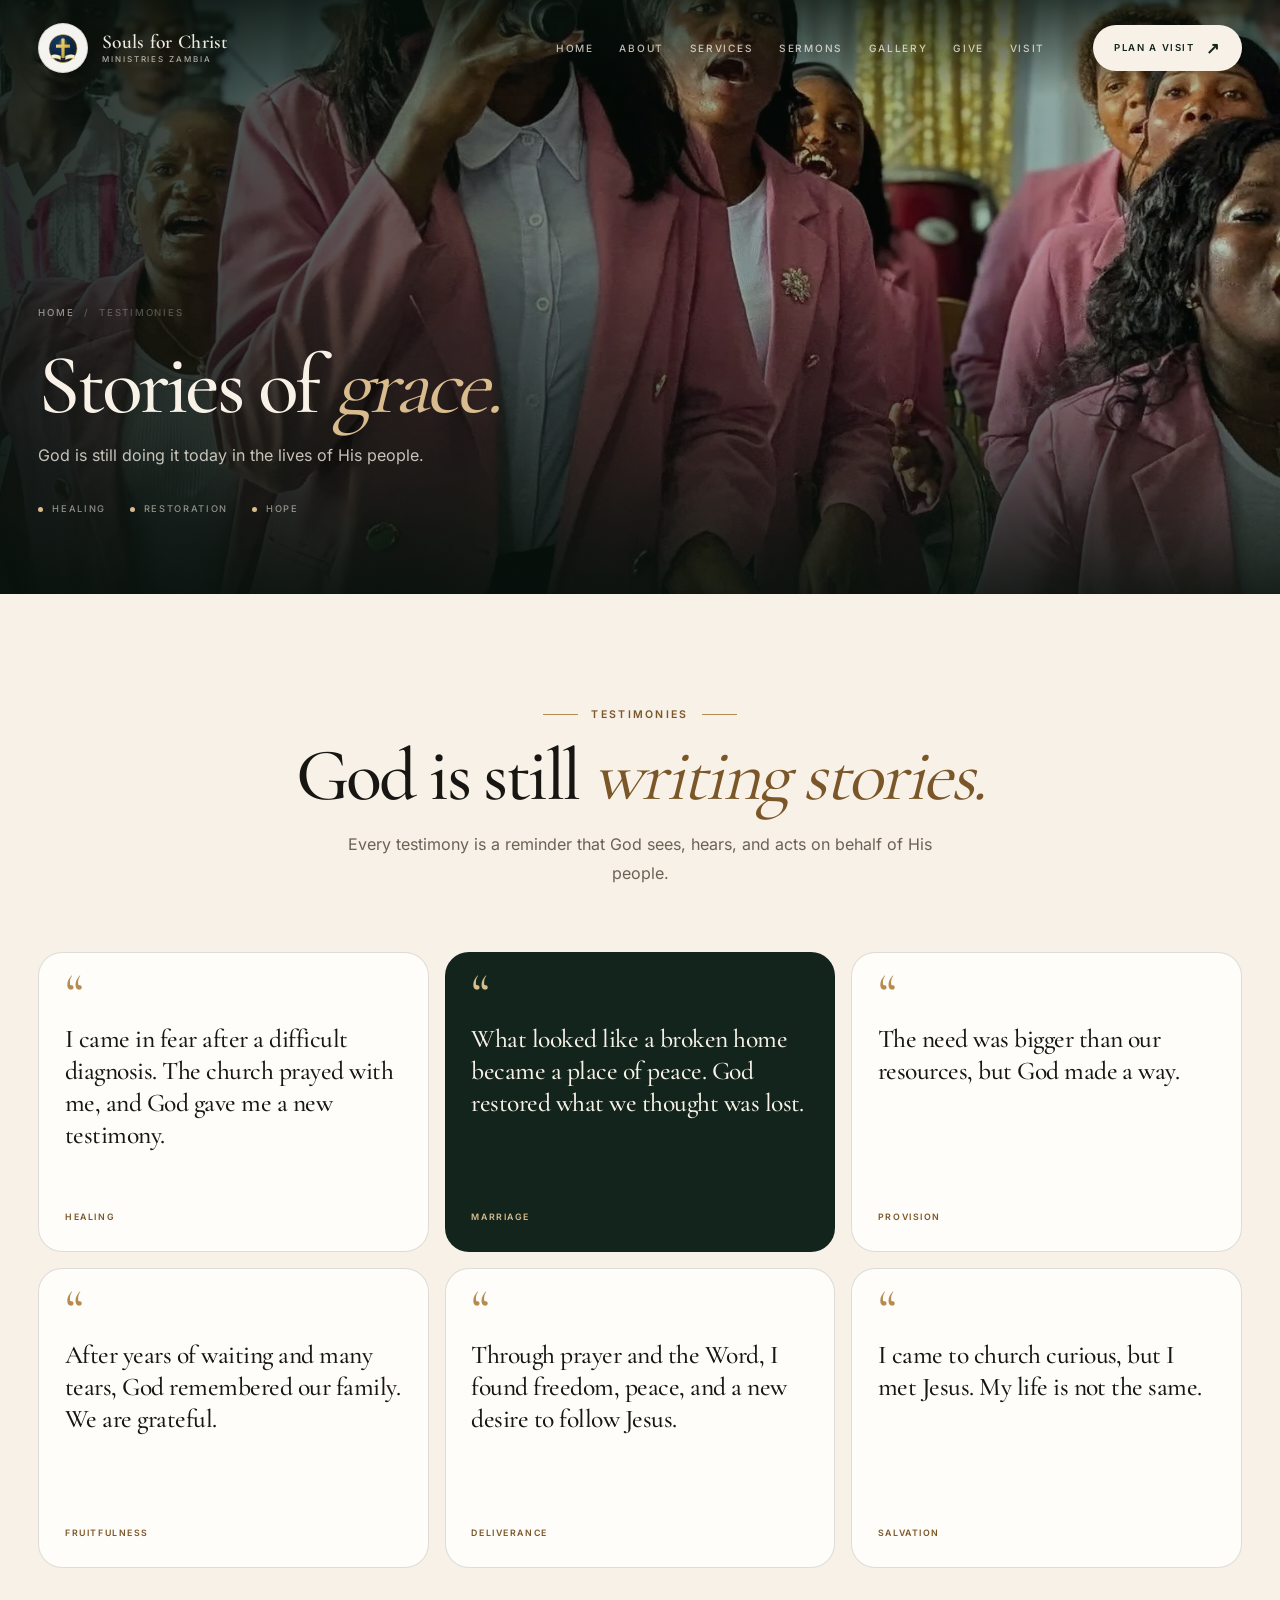
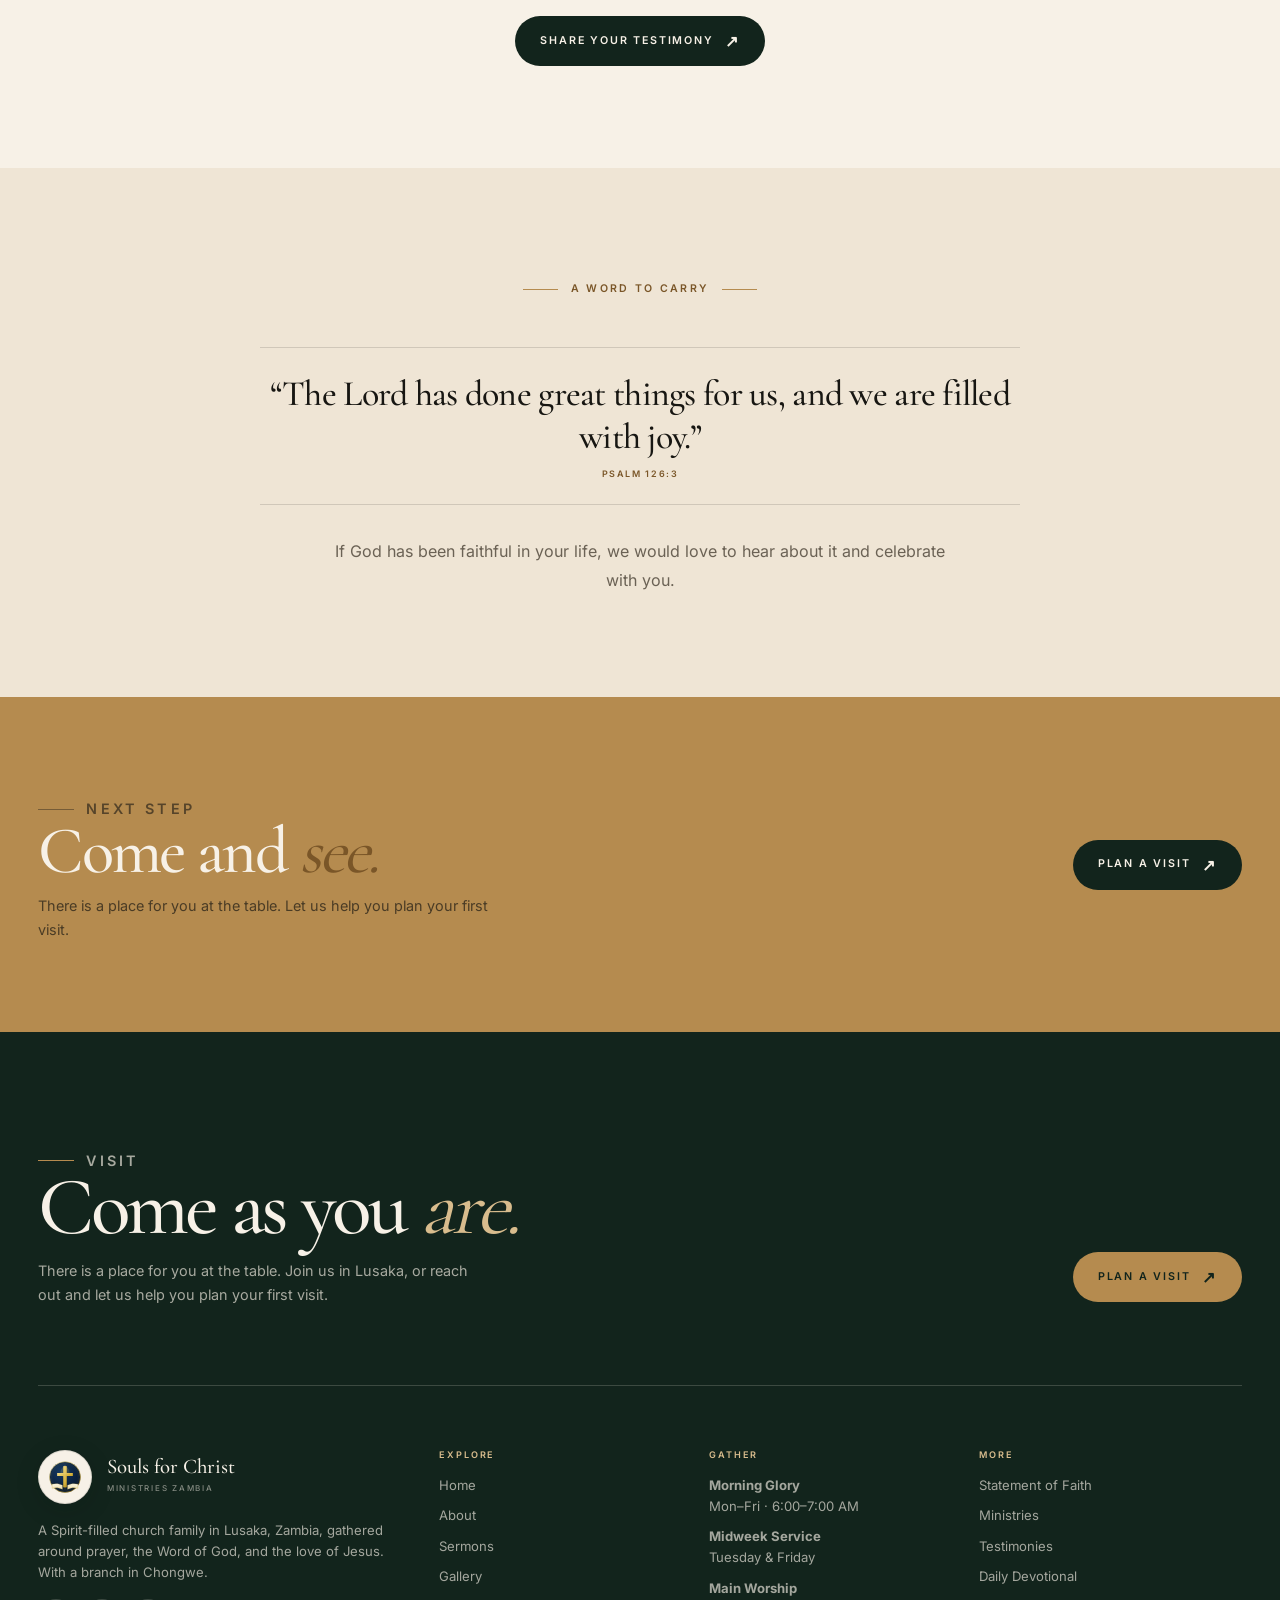
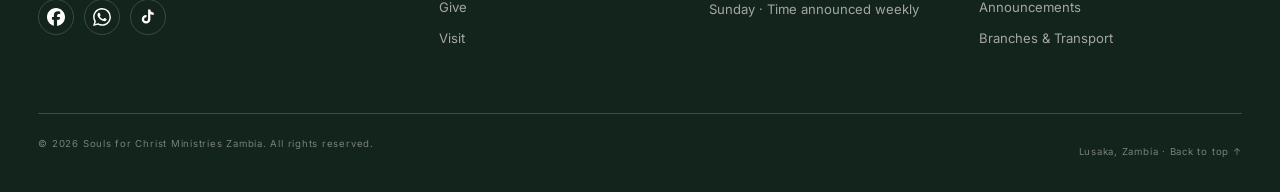
<file: testimonies.html>
<!DOCTYPE html>
<html lang="en">
<head>
<meta charset="utf-8">
<meta name="viewport" content="width=device-width, initial-scale=1">
<title>Testimonies | Souls for Christ Ministries Zambia</title>
<meta name="description" content="Stories of grace and the faithfulness of God from the family of Souls for Christ Ministries Zambia.">
<meta name="robots" content="index, follow">
<meta name="theme-color" content="#12241c">
<link rel="icon" href="assets/images/favicon-souls.png" type="image/png" sizes="128x128">
<link rel="canonical" href="https://nduwamakinka.github.io/souls-for-christ-ministries-zambia/testimonies.html">
<link rel="preload" href="assets/fonts/CormorantGaramond-500.woff2" as="font" type="font/woff2" crossorigin>
<link rel="preload" href="assets/fonts/Inter-Variable.woff2" as="font" type="font/woff2" crossorigin>
<link rel="preload" as="image" href="assets/images/choir-pink.webp" type="image/webp">
<link rel="stylesheet" href="assets/css/fonts.css">
<link rel="stylesheet" href="assets/css/glightbox.min.css">
<link rel="stylesheet" href="assets/css/aos.css">
<link rel="stylesheet" href="assets/css/site.css">
<meta property="og:type" content="website">
<meta property="og:site_name" content="Souls for Christ Ministries Zambia">
<meta property="og:title" content="Testimonies | Souls for Christ Ministries Zambia">
<meta property="og:description" content="Stories of grace and the faithfulness of God from the family of Souls for Christ Ministries Zambia.">
<meta property="og:url" content="https://nduwamakinka.github.io/souls-for-christ-ministries-zambia/testimonies.html">
<meta property="og:image" content="https://nduwamakinka.github.io/souls-for-christ-ministries-zambia/assets/images/og-souls.jpg">
<meta name="twitter:card" content="summary_large_image">
<meta name="twitter:title" content="Testimonies | Souls for Christ Ministries Zambia">
<meta name="twitter:description" content="Stories of grace and the faithfulness of God from the family of Souls for Christ Ministries Zambia.">
<meta name="twitter:image" content="https://nduwamakinka.github.io/souls-for-christ-ministries-zambia/assets/images/og-souls.jpg">

</head>
<body id="top">
<a class="skip-link" href="#main">Skip to content</a>
<header class="site-header" id="site-header">
<div class="shell header-inner">
<a class="brand" href="index.html" aria-label="Souls for Christ Ministries Zambia home">
<span class="brand-mark"><img src="assets/images/logo-emblem.svg" alt="" width="44" height="44"></span>
<span class="brand-copy"><strong>Souls for Christ</strong><small>Ministries Zambia</small></span>
</a>
<nav class="main-nav" aria-label="Main navigation">
<a href="index.html">Home</a>
<a href="about.html">About</a>
<a href="index.html#gather">Services</a>
<a href="sermons.html">Sermons</a>
<a href="gallery.html">Gallery</a>
<a href="give.html">Give</a>
<a href="contact.html">Visit</a>
</nav>
<a class="btn btn--sm header-cta" href="contact.html#visit">Plan a visit <span>↗</span></a>
<button class="menu-toggle" type="button" data-menu-toggle aria-expanded="false" aria-controls="mobile-menu" aria-label="Open menu"><span></span><span></span></button>
</div>
</header>
<div class="mobile-menu" id="mobile-menu" aria-hidden="true">
<div class="mobile-menu-head">
<a class="brand" href="index.html" aria-label="Souls for Christ Ministries Zambia home">
<span class="brand-mark"><img src="assets/images/logo-emblem.svg" alt="" width="44" height="44"></span>
<span class="brand-copy"><strong>Souls for Christ</strong><small>Ministries Zambia</small></span>
</a>
<button class="mobile-close" type="button" data-menu-close aria-label="Close menu">×</button>
</div>
<nav aria-label="Mobile navigation">
<a href="index.html">Home<span>↗</span></a>
<a href="about.html">About<span>↗</span></a>
<a href="index.html#gather">Services<span>↗</span></a>
<a href="sermons.html">Sermons<span>↗</span></a>
<a href="gallery.html">Gallery<span>↗</span></a>
<a href="give.html">Give<span>↗</span></a>
<a href="contact.html">Visit<span>↗</span></a>
</nav>
<div class="mobile-menu-foot">
<p>Lusaka, Zambia · A Spirit-filled church family.</p>
<a class="btn btn--bronze" href="contact.html#visit">Plan a visit <span>↗</span></a>
<ul class="social-row">
<li><a href="https://www.facebook.com/p/Souls-for-Christ-Ministries-Zambia-100068789642989/" target="_blank" rel="noopener noreferrer" aria-label="Facebook"><img src="assets/images/icon-facebook.svg" alt=""></a></li>
<li><a href="https://wa.me/260979918138" target="_blank" rel="noopener noreferrer" aria-label="WhatsApp"><img src="assets/images/icon-whatsapp.svg" alt=""></a></li>
<li><a href="https://www.tiktok.com/@mulengachilufyamu" target="_blank" rel="noopener noreferrer" aria-label="TikTok"><img src="assets/images/icon-tiktok.svg" alt=""></a></li>
</ul>
</div>
</div>
<main id="main">
<section class="page-hero">
<picture class="page-hero-media"><source srcset="assets/images/choir-pink.webp" type="image/webp"><img src="assets/images/choir-pink.jpg" alt="" width="1542" height="1649" loading="eager" decoding="async" fetchpriority="high" style="object-position:center 30%;"></picture>
<div class="shell">
<nav class="breadcrumb" aria-label="Breadcrumb"><a href="index.html">Home</a><span>/</span><span>Testimonies</span></nav>
<h1>Stories of <em>grace.</em></h1>
<p class="lead">God is still doing it today in the lives of His people.</p>
<div class="page-hero-meta"><span>Healing</span><span>Restoration</span><span>Hope</span></div>
</div>
</section>
<section class="page-section">
<div class="shell">
<div class="section-head section-head--center" data-aos="fade-up"><p class="eyebrow eyebrow--center">Testimonies</p><h2 class="display">God is still <em>writing stories.</em></h2><p class="lead">Every testimony is a reminder that God sees, hears, and acts on behalf of His people.</p></div>
<div class="testimony-grid"><article class="testimony-card" data-aos="fade-up"><span class="quote-mark">“</span><blockquote>I came in fear after a difficult diagnosis. The church prayed with me, and God gave me a new testimony.</blockquote><footer>Healing</footer></article><article class="testimony-card" data-aos="fade-up"><span class="quote-mark">“</span><blockquote>What looked like a broken home became a place of peace. God restored what we thought was lost.</blockquote><footer>Marriage</footer></article><article class="testimony-card" data-aos="fade-up"><span class="quote-mark">“</span><blockquote>The need was bigger than our resources, but God made a way.</blockquote><footer>Provision</footer></article><article class="testimony-card" data-aos="fade-up"><span class="quote-mark">“</span><blockquote>After years of waiting and many tears, God remembered our family. We are grateful.</blockquote><footer>Fruitfulness</footer></article><article class="testimony-card" data-aos="fade-up"><span class="quote-mark">“</span><blockquote>Through prayer and the Word, I found freedom, peace, and a new desire to follow Jesus.</blockquote><footer>Deliverance</footer></article><article class="testimony-card" data-aos="fade-up"><span class="quote-mark">“</span><blockquote>I came to church curious, but I met Jesus. My life is not the same.</blockquote><footer>Salvation</footer></article></div>
<div class="center-cta"><a class="btn btn--primary" href="https://wa.me/260979918138" target="_blank" rel="noopener noreferrer">Share your testimony <span>↗</span></a></div>
</div>
</section>

<section class="page-section page-section--paper">
<div class="shell prayer-feature" data-aos="fade-up">
<p class="eyebrow eyebrow--center">A word to carry</p>
<blockquote class="devotional-scripture">“The Lord has done great things for us, and we are filled with joy.”<cite>Psalm 126:3</cite></blockquote>
<p class="lead">If God has been faithful in your life, we would love to hear about it and celebrate with you.</p>
</div>
</section>

<section class="cta-band cta-band--bronze">
<div class="shell cta-band-inner">
<div><p class="eyebrow">Next step</p><h2>Come and <em>see.</em></h2><p>There is a place for you at the table. Let us help you plan your first visit.</p></div>
<a class="btn btn--bronze" href="contact.html#visit">Plan a visit <span>↗</span></a>
</div>
</section>
</main>
<footer class="site-footer">
<div class="shell">
<div class="footer-cta">
<div>
<p class="eyebrow">Visit</p>
<h2>Come as you <em>are.</em></h2>
<p>There is a place for you at the table. Join us in Lusaka, or reach out and let us help you plan your first visit.</p>
</div>
<a class="btn btn--bronze" href="contact.html#visit">Plan a visit <span>↗</span></a>
</div>
<div class="footer-grid">
<div class="footer-col">
<div class="footer-brand">
<span class="brand-mark"><img src="assets/images/logo-emblem.svg" alt="" width="54" height="54"></span>
<div><strong>Souls for Christ</strong><small>Ministries Zambia</small></div>
</div>
<p class="footer-about">A Spirit-filled church family in Lusaka, Zambia, gathered around prayer, the Word of God, and the love of Jesus. With a branch in Chongwe.</p>
<ul class="social-row">
<li><a href="https://www.facebook.com/p/Souls-for-Christ-Ministries-Zambia-100068789642989/" target="_blank" rel="noopener noreferrer" aria-label="Facebook"><img src="assets/images/icon-facebook.svg" alt=""></a></li>
<li><a href="https://wa.me/260979918138" target="_blank" rel="noopener noreferrer" aria-label="WhatsApp"><img src="assets/images/icon-whatsapp.svg" alt=""></a></li>
<li><a href="https://www.tiktok.com/@mulengachilufyamu" target="_blank" rel="noopener noreferrer" aria-label="TikTok"><img src="assets/images/icon-tiktok.svg" alt=""></a></li>
</ul>
</div>
<div class="footer-col">
<h3>Explore</h3>
<ul>
<li><a href="index.html">Home</a></li>
<li><a href="about.html">About</a></li>
<li><a href="sermons.html">Sermons</a></li>
<li><a href="gallery.html">Gallery</a></li>
<li><a href="give.html">Give</a></li>
<li><a href="contact.html">Visit</a></li>
</ul>
</div>
<div class="footer-col">
<h3>Gather</h3>
<ul>
<li><strong>Morning Glory</strong><br>Mon–Fri · 6:00–7:00 AM</li>
<li><strong>Midweek Service</strong><br>Tuesday &amp; Friday</li>
<li><strong>Main Worship</strong><br>Sunday · Time announced weekly</li>
</ul>
</div>
<div class="footer-col">
<h3>More</h3>
<ul>
<li><a href="faith.html">Statement of Faith</a></li>
<li><a href="ministry.html">Ministries</a></li>
<li><a href="testimonies.html">Testimonies</a></li>
<li><a href="daily-devotional.html">Daily Devotional</a></li>
<li><a href="announcements.html">Announcements</a></li>
<li><a href="branches-transport.html">Branches &amp; Transport</a></li>
</ul>
</div>
</div>
<div class="footer-bottom">
<p>© <span data-year>2026</span> Souls for Christ Ministries Zambia. All rights reserved.</p>
<p>Lusaka, Zambia · <a href="#top">Back to top ↑</a></p>
</div>
</div>
</footer>
<script src="assets/js/glightbox.min.js" defer></script>
<script src="assets/js/aos.js" defer></script>
<script src="assets/js/site.js" defer></script>
</body>
</html>
</file>
<file: assets/css/fonts.css>
@font-face {
  font-family: 'Allura';
  font-style: normal;
  font-weight: 400;
  font-display: swap;
  src: url('../fonts/Allura-Regular.woff2') format('woff2');
}

@font-face {
  font-family: 'Cinzel';
  font-style: normal;
  font-weight: 400 900;
  font-display: swap;
  src: url('../fonts/Cinzel-Variable.woff2') format('woff2');
}

@font-face {
  font-family: 'Inter';
  font-style: normal;
  font-weight: 100 900;
  font-display: swap;
  src: url('../fonts/Inter-Variable.woff2') format('woff2');
}
</file>
<file: assets/css/site.css>
/* ==========================================================================
   Souls for Christ Ministries Zambia — Sacred Editorial
   A warm, cinematic design system: ivory, forest, and aged bronze.
   ========================================================================== */

@font-face {
  font-family: 'Cormorant Garamond';
  font-style: normal;
  font-weight: 400;
  font-display: swap;
  src: url('../fonts/CormorantGaramond-400.woff2') format('woff2');
}
@font-face {
  font-family: 'Cormorant Garamond';
  font-style: normal;
  font-weight: 500;
  font-display: swap;
  src: url('../fonts/CormorantGaramond-500.woff2') format('woff2');
}
@font-face {
  font-family: 'Cormorant Garamond';
  font-style: normal;
  font-weight: 600;
  font-display: swap;
  src: url('../fonts/CormorantGaramond-600.woff2') format('woff2');
}
@font-face {
  font-family: 'Cormorant Garamond';
  font-style: normal;
  font-weight: 700;
  font-display: swap;
  src: url('../fonts/CormorantGaramond-700.woff2') format('woff2');
}

:root {
  --paper: #f7f1e7;
  --paper-2: #efe5d5;
  --paper-3: #e7dac6;
  --white: #fffdf9;
  --ink: #171612;
  --forest: #12241c;
  --forest-2: #1a3327;
  --forest-3: #234333;
  --bronze: #b58b4f;
  --bronze-soft: #d8bc8d;
  --bronze-dark: #7a5628;
  --muted: #6b6255;
  --muted-light: #a99f8f;
  --line: rgba(23, 22, 18, 0.14);
  --line-strong: rgba(23, 22, 18, 0.26);
  --line-light: rgba(247, 241, 231, 0.18);
  --serif: 'Cormorant Garamond', Georgia, 'Times New Roman', serif;
  --sans: 'Inter', Arial, sans-serif;
  --shell: 1240px;
  --gutter: clamp(1.25rem, 3vw, 3rem);
  --radius: 24px;
  --radius-sm: 16px;
  --ease: cubic-bezier(0.22, 1, 0.36, 1);
}

*,
*::before,
*::after {
  box-sizing: border-box;
}

html {
  scroll-behavior: smooth;
  scroll-padding-top: 104px;
  -webkit-text-size-adjust: 100%;
}

body {
  margin: 0;
  background: var(--paper);
  color: var(--ink);
  font-family: var(--sans);
  font-size: 16px;
  line-height: 1.7;
  -webkit-font-smoothing: antialiased;
  text-rendering: optimizeLegibility;
  overflow-x: hidden;
}

body.menu-open {
  overflow: hidden;
}

img,
picture {
  display: block;
  max-width: 100%;
}

img {
  height: auto;
}

a {
  color: inherit;
  text-decoration: none;
}

button,
input,
select,
textarea {
  font: inherit;
}

button {
  color: inherit;
}

::selection {
  background: var(--bronze);
  color: var(--forest);
}

:focus-visible {
  outline: 2px solid var(--bronze);
  outline-offset: 4px;
}

.sr-only {
  position: absolute;
  width: 1px;
  height: 1px;
  padding: 0;
  margin: -1px;
  overflow: hidden;
  clip: rect(0, 0, 0, 0);
  white-space: nowrap;
  border: 0;
}

.skip-link {
  position: fixed;
  top: 1rem;
  left: 1rem;
  z-index: 500;
  padding: 0.8rem 1.2rem;
  background: var(--forest);
  color: var(--paper);
  border-radius: 999px;
  transform: translateY(-160%);
  transition: transform 0.25s ease;
}

.skip-link:focus {
  transform: translateY(0);
}

/* Layout ------------------------------------------------------------------ */

.shell {
  width: min(var(--shell), calc(100% - (var(--gutter) * 2)));
  margin-inline: auto;
}

.section {
  position: relative;
  padding: clamp(4.5rem, 9vw, 8.5rem) 0;
}

.section--tight {
  padding: clamp(3rem, 6vw, 5rem) 0;
}

.section--paper {
  background: var(--paper-2);
}

.section--dark {
  background: var(--forest);
  color: var(--paper);
}

.section--dark p,
.section--dark .lead {
  color: rgba(247, 241, 231, 0.75);
}

.section--dark .eyebrow {
  color: var(--bronze-soft);
}

.section--dark .eyebrow::before {
  background: var(--bronze-soft);
}

.section--bronze {
  background: var(--bronze);
  color: var(--ink);
}

/* Typography -------------------------------------------------------------- */

h1,
h2,
h3,
h4,
h5,
h6 {
  margin: 0;
  font-family: var(--serif);
  font-weight: 500;
  letter-spacing: -0.025em;
  line-height: 1;
  color: inherit;
  text-wrap: balance;
}

p {
  margin: 0 0 1rem;
}

p:last-child {
  margin-bottom: 0;
}

.display {
  font-family: var(--serif);
  font-size: clamp(2.9rem, 5.8vw, 5.8rem);
  font-weight: 500;
  line-height: 0.94;
  letter-spacing: -0.035em;
}

.display em,
h1 em,
h2 em,
h3 em {
  font-style: italic;
  font-weight: 400;
  color: var(--bronze-dark);
}

.section--dark .display em,
.section--dark h2 em {
  color: var(--bronze-soft);
}

.eyebrow {
  display: inline-flex;
  align-items: center;
  gap: 0.8rem;
  margin: 0 0 1.15rem;
  color: var(--bronze-dark);
  font-family: var(--sans);
  font-size: 0.66rem;
  font-weight: 600;
  letter-spacing: 0.22em;
  line-height: 1.4;
  text-transform: uppercase;
}

.eyebrow::before {
  display: block;
  width: 2.2rem;
  height: 1px;
  background: var(--bronze);
  content: '';
}

.eyebrow--center {
  justify-content: center;
}

.eyebrow--center::after {
  display: block;
  width: 2.2rem;
  height: 1px;
  background: var(--bronze);
  content: '';
}

.lead {
  max-width: 62ch;
  margin: 0;
  color: var(--muted);
  font-size: clamp(1rem, 1.25vw, 1.12rem);
  line-height: 1.8;
}

.small-caps {
  font-family: var(--sans);
  font-size: 0.64rem;
  font-weight: 600;
  letter-spacing: 0.2em;
  line-height: 1.5;
  text-transform: uppercase;
}

.section-head {
  max-width: 780px;
  margin-bottom: clamp(2.5rem, 5vw, 4rem);
}

.section-head--center {
  margin-inline: auto;
  text-align: center;
}

.section-head--center .lead {
  margin-inline: auto;
}

.section-head h2 {
  margin-bottom: 1.25rem;
}

.split-head {
  display: flex;
  align-items: flex-end;
  justify-content: space-between;
  gap: 2rem;
  margin-bottom: clamp(2.5rem, 5vw, 4rem);
}

.split-head .section-head {
  margin-bottom: 0;
}

/* Links & buttons --------------------------------------------------------- */

.btn {
  display: inline-flex;
  align-items: center;
  justify-content: center;
  gap: 0.7rem;
  min-height: 50px;
  padding: 0.9rem 1.5rem;
  border: 1px solid transparent;
  border-radius: 999px;
  background: transparent;
  color: inherit;
  font-family: var(--sans);
  font-size: 0.67rem;
  font-weight: 600;
  letter-spacing: 0.17em;
  line-height: 1;
  text-transform: uppercase;
  cursor: pointer;
  transition: background 0.35s var(--ease), color 0.35s var(--ease), border-color 0.35s var(--ease), transform 0.35s var(--ease);
}

.btn span {
  font-size: 1rem;
  line-height: 0;
  transition: transform 0.35s var(--ease);
}

.btn:hover span {
  transform: translate(2px, -2px);
}

.btn:active {
  transform: scale(0.985);
}

.btn--primary {
  background: var(--forest);
  color: var(--paper);
}

.btn--primary:hover {
  background: var(--forest-2);
}

.btn--bronze {
  background: var(--bronze);
  color: var(--forest);
}

.btn--bronze:hover {
  background: var(--bronze-soft);
}

.btn--light {
  background: var(--paper);
  color: var(--forest);
}

.btn--light:hover {
  background: var(--white);
}

.btn--ghost {
  border-color: rgba(247, 241, 231, 0.42);
  color: var(--paper);
}

.btn--ghost:hover {
  background: var(--paper);
  border-color: var(--paper);
  color: var(--forest);
}

.btn--outline {
  border-color: var(--line-strong);
  color: var(--ink);
}

.btn--outline:hover {
  background: var(--forest);
  border-color: var(--forest);
  color: var(--paper);
}

.btn--sm {
  min-height: 42px;
  padding: 0.7rem 1.15rem;
  font-size: 0.6rem;
}

.text-link {
  display: inline-flex;
  align-items: center;
  gap: 0.6rem;
  padding-bottom: 0.3rem;
  border-bottom: 1px solid var(--bronze);
  color: var(--ink);
  font-family: var(--sans);
  font-size: 0.66rem;
  font-weight: 600;
  letter-spacing: 0.18em;
  line-height: 1.4;
  text-transform: uppercase;
  transition: color 0.3s ease, gap 0.3s ease;
}

.text-link:hover {
  gap: 0.95rem;
  color: var(--bronze-dark);
}

.text-link--light {
  color: var(--paper);
  border-color: var(--bronze-soft);
}

.text-link--light:hover {
  color: var(--bronze-soft);
}

/* Header ------------------------------------------------------------------ */

.site-header {
  position: fixed;
  inset: 0 0 auto;
  z-index: 120;
  padding: 1rem 0;
  color: rgba(247, 241, 231, 0.96);
  transition: background 0.4s var(--ease), color 0.4s var(--ease), box-shadow 0.4s var(--ease), padding 0.4s var(--ease), border-color 0.4s var(--ease);
  border-bottom: 1px solid transparent;
}

.site-header::before {
  position: absolute;
  inset: 0;
  z-index: -1;
  background: linear-gradient(180deg, rgba(7, 16, 11, 0.72), rgba(7, 16, 11, 0));
  content: '';
  pointer-events: none;
  transition: opacity 0.4s ease;
}

.site-header.is-scrolled {
  padding: 0.65rem 0;
  background: rgba(247, 241, 231, 0.94);
  border-bottom-color: var(--line);
  color: var(--ink);
  box-shadow: 0 12px 40px rgba(23, 22, 18, 0.08);
  backdrop-filter: blur(18px);
  -webkit-backdrop-filter: blur(18px);
}

.site-header.is-scrolled::before {
  opacity: 0;
}

.header-inner {
  display: flex;
  align-items: center;
  gap: 2rem;
  min-height: 64px;
}

.brand {
  display: inline-flex;
  align-items: center;
  gap: 0.85rem;
  flex-shrink: 0;
}

.brand-mark {
  display: grid;
  place-items: center;
  width: 50px;
  height: 50px;
  padding: 6px;
  border: 1px solid rgba(23, 22, 18, 0.12);
  border-radius: 50%;
  background: rgba(255, 253, 249, 0.96);
  box-shadow: 0 6px 24px rgba(7, 16, 11, 0.16);
  transition: transform 0.35s var(--ease), background 0.35s ease;
}

.brand:hover .brand-mark {
  transform: rotate(-4deg) scale(1.03);
}

.brand-mark img {
  width: 100%;
  height: 100%;
  object-fit: contain;
}

.brand-copy {
  display: grid;
  gap: 0.18rem;
}

.brand-copy strong {
  font-family: var(--serif);
  font-size: 1.22rem;
  font-weight: 600;
  letter-spacing: 0.015em;
  line-height: 1;
}

.brand-copy small {
  font-family: var(--sans);
  font-size: 0.5rem;
  font-weight: 500;
  letter-spacing: 0.24em;
  line-height: 1;
  text-transform: uppercase;
  opacity: 0.7;
}

.main-nav {
  display: flex;
  align-items: center;
  gap: clamp(1rem, 2vw, 1.8rem);
  margin-left: auto;
}

.main-nav a {
  position: relative;
  padding: 0.5rem 0;
  font-family: var(--sans);
  font-size: 0.63rem;
  font-weight: 500;
  letter-spacing: 0.17em;
  line-height: 1;
  text-transform: uppercase;
  opacity: 0.8;
  transition: opacity 0.25s ease, color 0.25s ease;
}

.main-nav a::after {
  position: absolute;
  right: 0;
  bottom: 0;
  left: 0;
  height: 1px;
  background: currentColor;
  content: '';
  transform: scaleX(0);
  transform-origin: right;
  transition: transform 0.35s var(--ease);
}

.main-nav a:hover,
.main-nav a.is-active {
  opacity: 1;
}

.main-nav a:hover::after,
.main-nav a.is-active::after {
  transform: scaleX(1);
  transform-origin: left;
}

.header-cta {
  margin-left: 1rem;
  min-height: 46px;
  padding: 0.75rem 1.25rem;
  background: var(--paper);
  color: var(--forest);
}

.header-cta:hover {
  background: var(--bronze-soft);
}

.site-header.is-scrolled .header-cta {
  background: var(--forest);
  color: var(--paper);
}

.site-header.is-scrolled .header-cta:hover {
  background: var(--forest-2);
}

.menu-toggle {
  display: none;
  position: relative;
  width: 46px;
  height: 46px;
  margin-left: auto;
  padding: 0;
  border: 1px solid currentColor;
  border-radius: 50%;
  background: transparent;
  color: inherit;
  cursor: pointer;
}

.menu-toggle span {
  position: absolute;
  left: 50%;
  width: 18px;
  height: 1px;
  background: currentColor;
  transform: translateX(-50%);
  transition: transform 0.35s var(--ease), top 0.35s var(--ease);
}

.menu-toggle span:first-child {
  top: 18px;
}

.menu-toggle span:last-child {
  top: 26px;
}

.menu-open .menu-toggle span:first-child {
  top: 22px;
  transform: translateX(-50%) rotate(45deg);
}

.menu-open .menu-toggle span:last-child {
  top: 22px;
  transform: translateX(-50%) rotate(-45deg);
}

/* Mobile menu ------------------------------------------------------------- */

.mobile-menu {
  position: fixed;
  inset: 0;
  z-index: 110;
  display: flex;
  flex-direction: column;
  padding: 1.25rem var(--gutter) 2rem;
  background: var(--forest);
  color: var(--paper);
  visibility: hidden;
  opacity: 0;
  transform: translateY(-1rem);
  transition: opacity 0.35s var(--ease), transform 0.35s var(--ease), visibility 0.35s;
  overflow-y: auto;
}

.menu-open .mobile-menu {
  visibility: visible;
  opacity: 1;
  transform: translateY(0);
}

.mobile-menu-head {
  display: flex;
  align-items: center;
  justify-content: space-between;
  gap: 1rem;
  padding-bottom: 1.25rem;
  border-bottom: 1px solid var(--line-light);
}

.mobile-menu-head .brand-mark {
  width: 44px;
  height: 44px;
}

.mobile-menu-head .brand-copy strong {
  color: var(--paper);
}

.mobile-menu-head .brand-copy small {
  color: rgba(247, 241, 231, 0.65);
}

.mobile-close {
  display: grid;
  place-items: center;
  width: 44px;
  height: 44px;
  padding: 0;
  border: 1px solid rgba(247, 241, 231, 0.3);
  border-radius: 50%;
  background: transparent;
  color: var(--paper);
  cursor: pointer;
  font-size: 1.3rem;
  line-height: 1;
}

.mobile-menu nav {
  display: grid;
  gap: 0;
  margin: 1.5rem 0 auto;
}

.mobile-menu nav a {
  display: flex;
  align-items: baseline;
  justify-content: space-between;
  gap: 1rem;
  padding: 0.8rem 0;
  border-bottom: 1px solid rgba(247, 241, 231, 0.12);
  font-family: var(--serif);
  font-size: clamp(2.2rem, 9vw, 3.4rem);
  font-weight: 500;
  letter-spacing: -0.03em;
  line-height: 1;
  color: var(--paper);
}

.mobile-menu nav a span {
  font-family: var(--sans);
  font-size: 0.6rem;
  letter-spacing: 0.16em;
  opacity: 0.5;
}

.mobile-menu nav a.is-active {
  color: var(--bronze-soft);
}

.mobile-menu-foot {
  display: grid;
  gap: 1rem;
  padding-top: 2rem;
  color: rgba(247, 241, 231, 0.7);
  font-size: 0.8rem;
}

.mobile-menu-foot .btn {
  width: 100%;
}

.mobile-menu-foot .social-row {
  margin-top: 0.5rem;
}

/* Hero -------------------------------------------------------------------- */

.hero {
  position: relative;
  display: flex;
  min-height: 100svh;
  overflow: hidden;
  background: var(--forest);
  color: var(--paper);
}

.hero-media {
  position: absolute;
  inset: 0;
  overflow: hidden;
}

.hero-slide {
  position: absolute;
  inset: 0;
  opacity: 0;
  animation: hero-cycle 24s var(--ease) infinite;
  animation-delay: calc(var(--i) * 8s);
  will-change: opacity, transform;
}

.hero-slide:first-child {
  opacity: 1;
}

.hero-slide img {
  width: 100%;
  height: 100%;
  object-fit: cover;
  object-position: center;
  transform: scale(1.04);
}

.hero-slide:nth-child(2) img {
  object-position: center 28%;
}

.hero-slide:nth-child(3) img {
  object-position: center 24%;
}

@keyframes hero-cycle {
  0% { opacity: 0; transform: scale(1.03); }
  4% { opacity: 1; }
  29% { opacity: 1; }
  36% { opacity: 0; }
  100% { opacity: 0; transform: scale(1.08); }
}

.hero-overlay {
  position: absolute;
  inset: 0;
  background:
    linear-gradient(90deg, rgba(7, 17, 12, 0.92) 0%, rgba(7, 17, 12, 0.64) 42%, rgba(7, 17, 12, 0.18) 100%),
    linear-gradient(0deg, rgba(7, 17, 12, 0.9) 0%, rgba(7, 17, 12, 0.1) 48%, rgba(7, 17, 12, 0.35) 100%);
}

.hero-inner {
  position: relative;
  z-index: 2;
  display: flex;
  flex-direction: column;
  justify-content: flex-end;
  min-height: 100svh;
  padding-top: 9rem;
  padding-bottom: clamp(7rem, 12vw, 10rem);
}

.hero-copy {
  max-width: 920px;
}

.hero-kicker {
  display: inline-flex;
  align-items: center;
  gap: 0.7rem;
  margin-bottom: 1.4rem;
  color: var(--bronze-soft);
  font-family: var(--sans);
  font-size: 0.64rem;
  font-weight: 600;
  letter-spacing: 0.24em;
  text-transform: uppercase;
}

.hero-kicker::before {
  width: 8px;
  height: 8px;
  border-radius: 50%;
  background: var(--bronze-soft);
  box-shadow: 0 0 0 5px rgba(216, 188, 141, 0.16);
  content: '';
}

.hero h1 {
  max-width: 980px;
  margin: 0 0 1.5rem;
  font-family: var(--serif);
  font-size: clamp(4rem, 10.2vw, 9.4rem);
  font-weight: 500;
  letter-spacing: -0.045em;
  line-height: 0.82;
  color: var(--paper);
}

.hero h1 em {
  color: var(--bronze-soft);
  font-weight: 400;
}

.hero-lead {
  max-width: 34rem;
  margin: 0;
  color: rgba(247, 241, 231, 0.8);
  font-size: clamp(1rem, 1.25vw, 1.14rem);
  line-height: 1.75;
}

.hero-actions {
  display: flex;
  flex-wrap: wrap;
  align-items: center;
  gap: 0.8rem;
  margin-top: 2.2rem;
}

.scroll-cue {
  position: absolute;
  right: var(--gutter);
  bottom: 8.5rem;
  z-index: 3;
  display: grid;
  justify-items: center;
  gap: 0.8rem;
  color: rgba(247, 241, 231, 0.65);
  font-family: var(--sans);
  font-size: 0.58rem;
  letter-spacing: 0.2em;
  text-transform: uppercase;
  writing-mode: vertical-rl;
}

.scroll-cue i {
  display: block;
  width: 1px;
  height: 54px;
  background: rgba(247, 241, 231, 0.45);
  overflow: hidden;
}

.scroll-cue i::after {
  display: block;
  width: 100%;
  height: 24px;
  background: var(--bronze-soft);
  content: '';
  animation: scroll-line 2.2s ease-in-out infinite;
}

@keyframes scroll-line {
  0% { transform: translateY(-26px); }
  100% { transform: translateY(56px); }
}

.hero-strip {
  position: absolute;
  right: 0;
  bottom: 0;
  left: 0;
  z-index: 3;
  border-top: 1px solid rgba(247, 241, 231, 0.18);
  background: rgba(8, 19, 13, 0.48);
  backdrop-filter: blur(12px);
  -webkit-backdrop-filter: blur(12px);
}

.hero-strip-inner {
  display: flex;
  align-items: center;
  justify-content: space-between;
  gap: 1.5rem;
  padding: 0.9rem 0;
}

.hero-strip-item {
  display: grid;
  gap: 0.12rem;
}

.hero-strip-item span {
  color: rgba(247, 241, 231, 0.5);
  font-family: var(--sans);
  font-size: 0.55rem;
  font-weight: 500;
  letter-spacing: 0.18em;
  text-transform: uppercase;
}

.hero-strip-item strong {
  font-family: var(--serif);
  font-size: 1.05rem;
  font-weight: 500;
  letter-spacing: 0.01em;
  color: var(--paper);
}

/* Page hero --------------------------------------------------------------- */

.page-hero {
  position: relative;
  display: flex;
  align-items: flex-end;
  min-height: clamp(520px, 66vh, 720px);
  overflow: hidden;
  background: var(--forest);
  color: var(--paper);
}

.page-hero-media {
  position: absolute;
  inset: 0;
}

.page-hero-media img {
  width: 100%;
  height: 100%;
  object-fit: cover;
  object-position: center;
}

.page-hero::after {
  position: absolute;
  inset: 0;
  background:
    linear-gradient(90deg, rgba(7, 17, 12, 0.88) 0%, rgba(7, 17, 12, 0.42) 55%, rgba(7, 17, 12, 0.24) 100%),
    linear-gradient(0deg, rgba(7, 17, 12, 0.88) 0%, transparent 55%);
  content: '';
}

.page-hero .shell {
  position: relative;
  z-index: 2;
  padding-top: 9rem;
  padding-bottom: clamp(3rem, 6vw, 5rem);
}

.breadcrumb {
  display: flex;
  flex-wrap: wrap;
  align-items: center;
  gap: 0.6rem;
  margin-bottom: 1.6rem;
  color: rgba(247, 241, 231, 0.55);
  font-family: var(--sans);
  font-size: 0.6rem;
  font-weight: 500;
  letter-spacing: 0.18em;
  text-transform: uppercase;
}

.breadcrumb a:hover {
  color: var(--bronze-soft);
}

.breadcrumb span {
  opacity: 0.5;
}

.page-hero h1 {
  max-width: 900px;
  margin: 0 0 1.1rem;
  font-family: var(--serif);
  font-size: clamp(3.2rem, 6.6vw, 6.6rem);
  font-weight: 500;
  letter-spacing: -0.045em;
  line-height: 0.9;
  color: var(--paper);
}

.page-hero h1 em {
  color: var(--bronze-soft);
}

.page-hero .lead {
  max-width: 46rem;
  color: rgba(247, 241, 231, 0.78);
}

.page-hero-meta {
  display: flex;
  flex-wrap: wrap;
  gap: 1.5rem;
  margin-top: 2rem;
  color: rgba(247, 241, 231, 0.55);
  font-family: var(--sans);
  font-size: 0.58rem;
  font-weight: 500;
  letter-spacing: 0.18em;
  text-transform: uppercase;
}

.page-hero-meta span {
  display: inline-flex;
  align-items: center;
  gap: 0.55rem;
}

.page-hero-meta span::before {
  width: 5px;
  height: 5px;
  border-radius: 50%;
  background: var(--bronze-soft);
  content: '';
}

/* Welcome ----------------------------------------------------------------- */

.welcome-grid {
  display: grid;
  grid-template-columns: minmax(0, 0.92fr) minmax(0, 1.08fr);
  gap: clamp(2.5rem, 6vw, 6.5rem);
  align-items: center;
}

.arch-frame {
  position: relative;
  width: min(100%, 470px);
  margin-inline: auto;
  padding: 11px;
  border: 1px solid var(--line);
  border-radius: 999px 999px 28px 28px;
  background: var(--white);
  box-shadow: 0 35px 80px rgba(23, 22, 18, 0.1);
}

.arch-media {
  aspect-ratio: 4 / 5;
  overflow: hidden;
  border-radius: 999px 999px 20px 20px;
  background: var(--paper-3);
}

.arch-media img {
  width: 100%;
  height: 100%;
  object-fit: cover;
  object-position: center 22%;
  transition: transform 0.9s var(--ease);
}

.arch-frame:hover .arch-media img {
  transform: scale(1.035);
}

.arch-frame figcaption {
  margin-top: 0.9rem;
  color: var(--muted);
  font-family: var(--sans);
  font-size: 0.58rem;
  font-weight: 600;
  letter-spacing: 0.18em;
  line-height: 1.5;
  text-align: center;
  text-transform: uppercase;
}

.photo-badge {
  position: absolute;
  right: 1.2rem;
  bottom: -1.3rem;
  display: grid;
  place-items: center;
  width: 96px;
  height: 96px;
  padding: 0.7rem;
  border: 4px solid var(--paper);
  border-radius: 50%;
  background: var(--forest);
  color: var(--paper);
  font-family: var(--sans);
  font-size: 0.48rem;
  font-weight: 600;
  letter-spacing: 0.12em;
  line-height: 1.45;
  text-align: center;
  text-transform: uppercase;
  box-shadow: 0 12px 28px rgba(23, 22, 18, 0.18);
}

.welcome-copy h2 {
  max-width: 12ch;
  margin-bottom: 1.4rem;
}

.welcome-copy .lead {
  margin-bottom: 1.8rem;
}

.pillar-list {
  display: grid;
  grid-template-columns: repeat(3, minmax(0, 1fr));
  gap: 1.2rem;
  margin: 2rem 0;
  padding-top: 1.4rem;
  border-top: 1px solid var(--line);
}

.pillar {
  display: grid;
  gap: 0.35rem;
}

.pillar span {
  color: var(--bronze-dark);
  font-family: var(--sans);
  font-size: 0.55rem;
  font-weight: 600;
  letter-spacing: 0.18em;
  text-transform: uppercase;
}

.pillar h3 {
  font-family: var(--serif);
  font-size: 1.35rem;
  font-weight: 500;
  letter-spacing: -0.02em;
}

.pillar p {
  margin: 0;
  color: var(--muted);
  font-size: 0.78rem;
  line-height: 1.6;
}

/* Gather ------------------------------------------------------------------ */

.gather {
  background: var(--paper-2);
}

.gather-grid {
  display: grid;
  grid-template-columns: minmax(0, 0.78fr) minmax(0, 1.22fr);
  gap: clamp(2.5rem, 7vw, 7rem);
  align-items: start;
}

.gather-copy {
  position: sticky;
  top: 8rem;
}

.gather-copy .btn {
  margin-top: 2rem;
}

.service-list {
  border-top: 1px solid var(--line);
}

.service-row {
  display: grid;
  grid-template-columns: 54px minmax(0, 1fr) auto;
  gap: 1.4rem;
  align-items: start;
  padding: 1.6rem 0;
  border-bottom: 1px solid var(--line);
  transition: transform 0.35s var(--ease), background 0.35s var(--ease), padding 0.35s var(--ease);
}

.service-row:hover {
  transform: translateX(5px);
}

.service-no {
  color: var(--bronze-dark);
  font-family: var(--sans);
  font-size: 0.58rem;
  font-weight: 600;
  letter-spacing: 0.14em;
}

.service-day {
  display: block;
  margin-bottom: 0.2rem;
  color: var(--muted);
  font-family: var(--sans);
  font-size: 0.56rem;
  font-weight: 600;
  letter-spacing: 0.18em;
  text-transform: uppercase;
}

.service-row h3 {
  margin: 0 0 0.25rem;
  font-family: var(--serif);
  font-size: clamp(1.55rem, 2.4vw, 2.15rem);
  font-weight: 500;
  letter-spacing: -0.025em;
  line-height: 2;
}

.service-row p {
  max-width: 34rem;
  margin: 0;
  color: var(--muted);
  font-size: 0.8rem;
  line-height: 1.65;
}

.service-time {
  padding-top: 0.4rem;
  color: var(--muted);
  font-family: var(--sans);
  font-size: 0.58rem;
  font-weight: 600;
  letter-spacing: 0.14em;
  line-height: 1.6;
  text-align: right;
  text-transform: uppercase;
  white-space: nowrap;
}

.service-row--featured {
  margin: 1rem 0;
  padding: 1.7rem;
  border: 0;
  border-radius: var(--radius);
  background: var(--forest);
  color: var(--paper);
}

.service-row--featured:hover {
  transform: translateY(-3px);
}

.service-row--featured .service-no,
.service-row--featured .service-day,
.service-row--featured .service-time {
  color: var(--bronze-soft);
}

.service-row--featured h3 {
  color: var(--paper);
}

.service-row--featured p {
  color: rgba(247, 241, 231, 0.7);
}

/* Story ------------------------------------------------------------------- */

.story-grid {
  display: grid;
  grid-template-columns: minmax(0, 1.08fr) minmax(0, 0.92fr);
  gap: clamp(2.5rem, 6vw, 6rem);
  align-items: center;
}

.story-media {
  position: relative;
  overflow: hidden;
  border-radius: var(--radius);
  aspect-ratio: 4 / 3;
  background: var(--paper-3);
}

.story-media img {
  width: 100%;
  height: 100%;
  object-fit: cover;
  transition: transform 1s var(--ease);
}

.story-media:hover img {
  transform: scale(1.03);
}

.story-badge {
  position: absolute;
  right: 1rem;
  bottom: 1rem;
  padding: 0.65rem 0.9rem;
  border: 1px solid rgba(247, 241, 231, 0.3);
  border-radius: 999px;
  background: rgba(7, 17, 12, 0.55);
  color: var(--paper);
  font-family: var(--sans);
  font-size: 0.55rem;
  font-weight: 600;
  letter-spacing: 0.16em;
  text-transform: uppercase;
  backdrop-filter: blur(10px);
}

.story-copy h2 {
  margin-bottom: 1.4rem;
}

.story-copy .lead {
  margin-bottom: 1.8rem;
}

.stat-line {
  display: flex;
  flex-wrap: wrap;
  gap: 1rem 2rem;
  margin: 2rem 0;
  padding-top: 1.2rem;
  border-top: 1px solid var(--line);
}

.stat-line span {
  display: inline-flex;
  align-items: center;
  gap: 0.5rem;
  color: var(--muted);
  font-family: var(--sans);
  font-size: 0.58rem;
  font-weight: 600;
  letter-spacing: 0.14em;
  text-transform: uppercase;
}

.stat-line span::before {
  width: 5px;
  height: 5px;
  border-radius: 50%;
  background: var(--bronze);
  content: '';
}

/* Sermons ----------------------------------------------------------------- */

.sermons-dark {
  overflow: hidden;
}

.sermons-dark .section-head {
  max-width: 800px;
}

.sermon-feature {
  display: grid;
  grid-template-columns: minmax(0, 1.08fr) minmax(0, 0.92fr);
  gap: clamp(2.5rem, 6vw, 6rem);
  align-items: center;
}

.feature-media {
  position: relative;
  display: block;
  overflow: hidden;
  border-radius: var(--radius);
  aspect-ratio: 4 / 3;
  background: var(--forest-2);
}

.feature-media img {
  width: 100%;
  height: 100%;
  object-fit: cover;
  transition: transform 1s var(--ease);
}

.feature-media:hover img {
  transform: scale(1.035);
}

.feature-media::after {
  position: absolute;
  inset: 0;
  background: linear-gradient(0deg, rgba(7, 17, 12, 0.55), transparent 50%);
  content: '';
  pointer-events: none;
}

.play-badge {
  position: absolute;
  top: 50%;
  left: 50%;
  z-index: 2;
  display: grid;
  place-items: center;
  width: 74px;
  height: 74px;
  border: 1px solid rgba(247, 241, 231, 0.55);
  border-radius: 50%;
  background: rgba(181, 139, 79, 0.92);
  color: var(--forest);
  font-size: 1.1rem;
  transform: translate(-50%, -50%);
  transition: transform 0.35s var(--ease), background 0.35s ease;
  backdrop-filter: blur(8px);
}

.feature-media:hover .play-badge {
  transform: translate(-50%, -50%) scale(1.07);
  background: var(--bronze-soft);
}

.feature-copy .label {
  display: inline-block;
  margin-bottom: 1rem;
  color: var(--bronze-soft);
  font-family: var(--sans);
  font-size: 0.58rem;
  font-weight: 600;
  letter-spacing: 0.2em;
  text-transform: uppercase;
}

.feature-copy h3 {
  max-width: 13ch;
  margin-bottom: 1.1rem;
  font-family: var(--serif);
  font-size: clamp(2.2rem, 4vw, 3.8rem);
  font-weight: 500;
  letter-spacing: -0.035em;
  line-height: 0.94;
  color: var(--paper);
}

.feature-copy p {
  max-width: 30rem;
  color: rgba(247, 241, 231, 0.7);
  font-size: 0.95rem;
}

.feature-actions {
  display: flex;
  flex-wrap: wrap;
  gap: 0.8rem;
  margin-top: 1.8rem;
}

.sermon-list {
  margin-top: clamp(3rem, 6vw, 5rem);
  border-top: 1px solid var(--line-light);
}

.sermon-row {
  display: grid;
  grid-template-columns: 58px minmax(0, 1fr) auto;
  gap: 1.2rem;
  align-items: center;
  padding: 1.25rem 0;
  border-bottom: 1px solid var(--line-light);
  transition: color 0.3s ease, padding 0.3s var(--ease);
}

.sermon-row:hover {
  padding-left: 0.5rem;
  color: var(--bronze-soft);
}

.sermon-row .num {
  color: var(--bronze-soft);
  font-family: var(--sans);
  font-size: 0.56rem;
  font-weight: 600;
  letter-spacing: 0.14em;
}

.sermon-row .meta {
  display: block;
  margin-bottom: 0.15rem;
  color: rgba(247, 241, 231, 0.45);
  font-family: var(--sans);
  font-size: 0.54rem;
  font-weight: 600;
  letter-spacing: 0.18em;
  text-transform: uppercase;
}

.sermon-row h3 {
  margin: 0;
  font-family: var(--serif);
  font-size: clamp(1.35rem, 2.2vw, 1.85rem);
  font-weight: 500;
  letter-spacing: -0.02em;
  line-height: 1.1;
  color: var(--paper);
}

.sermon-row .arrow {
  font-size: 1.2rem;
  opacity: 0.55;
  transition: transform 0.3s var(--ease), opacity 0.3s ease;
}

.sermon-row:hover .arrow {
  opacity: 1;
  transform: translate(3px, -3px);
}

/* Ministries -------------------------------------------------------------- */

.ministry-grid {
  display: grid;
  grid-template-columns: minmax(0, 1.05fr) minmax(0, 0.95fr);
  grid-template-rows: repeat(3, minmax(0, 1fr));
  gap: 1rem;
}

.ministry-feature {
  position: relative;
  grid-row: span 3;
  display: flex;
  flex-direction: column;
  justify-content: flex-end;
  min-height: 520px;
  overflow: hidden;
  border-radius: var(--radius);
  background: var(--forest);
  color: var(--paper);
}

.ministry-feature img {
  position: absolute;
  inset: 0;
  width: 100%;
  height: 100%;
  object-fit: cover;
  transition: transform 1.1s var(--ease);
}

.ministry-feature::after {
  position: absolute;
  inset: 0;
  background: linear-gradient(0deg, rgba(7, 17, 12, 0.92), rgba(7, 17, 12, 0.08) 65%);
  content: '';
}

.ministry-feature:hover img {
  transform: scale(1.035);
}

.ministry-feature-inner {
  position: relative;
  z-index: 2;
  padding: clamp(1.5rem, 3vw, 2.4rem);
}

.ministry-feature h3 {
  margin-bottom: 0.6rem;
  font-family: var(--serif);
  font-size: clamp(2rem, 3.2vw, 3rem);
  font-weight: 500;
  letter-spacing: -0.03em;
  line-height: 0.95;
}

.ministry-feature p {
  max-width: 26rem;
  color: rgba(247, 241, 231, 0.72);
  font-size: 0.85rem;
}

.ministry-feature .text-link {
  margin-top: 1.1rem;
  color: var(--paper);
  border-color: var(--bronze-soft);
}

.ministry-card {
  display: flex;
  flex-direction: column;
  min-height: 155px;
  padding: 1.4rem;
  border: 1px solid var(--line);
  border-radius: var(--radius-sm);
  background: var(--white);
  transition: transform 0.35s var(--ease), border-color 0.35s ease, box-shadow 0.35s ease;
}

.ministry-card:hover {
  transform: translateY(-4px);
  border-color: var(--bronze);
  box-shadow: 0 18px 40px rgba(23, 22, 18, 0.08);
}

.ministry-card-top {
  display: flex;
  align-items: center;
  justify-content: space-between;
  gap: 1rem;
  margin-bottom: auto;
}

.ministry-no {
  color: var(--bronze-dark);
  font-family: var(--sans);
  font-size: 0.55rem;
  font-weight: 600;
  letter-spacing: 0.16em;
}

.ministry-arrow {
  font-size: 1.1rem;
  opacity: 0.5;
  transition: transform 0.3s var(--ease), opacity 0.3s ease;
}

.ministry-card:hover .ministry-arrow {
  opacity: 1;
  transform: translate(3px, -3px);
}

.ministry-card h3 {
  margin: 1.2rem 0 0.4rem;
  font-family: var(--serif);
  font-size: clamp(1.4rem, 2vw, 1.75rem);
  font-weight: 500;
  letter-spacing: -0.02em;
  line-height: 1.05;
}

.ministry-card p {
  margin: 0;
  color: var(--muted);
  font-size: 0.78rem;
  line-height: 1.6;
}

/* Gallery strip ----------------------------------------------------------- */

.gallery-band {
  overflow: hidden;
}

.gallery-strip {
  display: flex;
  gap: 1rem;
  width: 100%;
  padding: 0 var(--gutter) 1.4rem;
  overflow-x: auto;
  overscroll-behavior-x: contain;
  scroll-snap-type: x mandatory;
  scrollbar-width: thin;
  scrollbar-color: var(--bronze) transparent;
}

.gallery-strip::-webkit-scrollbar {
  height: 4px;
}

.gallery-strip::-webkit-scrollbar-thumb {
  background: var(--bronze);
  border-radius: 99px;
}

.gallery-card {
  position: relative;
  flex: 0 0 clamp(240px, 31vw, 420px);
  aspect-ratio: 3 / 4;
  overflow: hidden;
  border-radius: var(--radius);
  background: var(--paper-3);
  scroll-snap-align: start;
}

.gallery-card--wide {
  flex-basis: clamp(300px, 45vw, 620px);
  aspect-ratio: 16 / 10;
}

.gallery-card img {
  width: 100%;
  height: 100%;
  object-fit: cover;
  transition: transform 0.9s var(--ease);
}

.gallery-card:hover img {
  transform: scale(1.04);
}

.gallery-card::after {
  position: absolute;
  inset: 0;
  background: linear-gradient(0deg, rgba(7, 17, 12, 0.6), transparent 45%);
  content: '';
  pointer-events: none;
}

.gallery-card span {
  position: absolute;
  right: 1rem;
  bottom: 1rem;
  left: 1rem;
  z-index: 2;
  color: var(--paper);
  font-family: var(--sans);
  font-size: 0.56rem;
  font-weight: 600;
  letter-spacing: 0.18em;
  text-transform: uppercase;
}

/* Testimonies ------------------------------------------------------------- */

.quote-grid {
  display: grid;
  grid-template-columns: repeat(3, minmax(0, 1fr));
  gap: 1rem;
}

.quote-card {
  display: flex;
  flex-direction: column;
  min-height: 300px;
  padding: clamp(1.5rem, 3vw, 2.2rem);
  border: 1px solid var(--line);
  border-radius: var(--radius);
  background: var(--white);
}

.quote-mark {
  display: block;
  margin-bottom: 1rem;
  color: var(--bronze);
  font-family: var(--serif);
  font-size: 3.5rem;
  line-height: 0.5;
}

.quote-card blockquote {
  margin: 0 0 2rem;
  font-family: var(--serif);
  font-size: clamp(1.35rem, 2vw, 1.8rem);
  font-weight: 500;
  letter-spacing: -0.02em;
  line-height: 1.2;
}

.quote-card footer {
  margin-top: auto;
  color: var(--bronze-dark);
  font-family: var(--sans);
  font-size: 0.56rem;
  font-weight: 600;
  letter-spacing: 0.18em;
  text-transform: uppercase;
}

.quote-card--dark {
  border-color: transparent;
  background: var(--forest);
  color: var(--paper);
}

.quote-card--dark blockquote {
  color: var(--paper);
}

.quote-card--dark .quote-mark {
  color: var(--bronze-soft);
}

.quote-card--dark footer {
  color: var(--bronze-soft);
}

/* Visit ------------------------------------------------------------------- */

.visit-grid {
  display: grid;
  grid-template-columns: minmax(0, 0.9fr) minmax(0, 1.1fr);
  gap: clamp(2.5rem, 6vw, 6rem);
  align-items: center;
}

.visit-details {
  display: grid;
  grid-template-columns: repeat(2, minmax(0, 1fr));
  gap: 1.2rem;
  margin: 2rem 0;
}

.detail {
  padding-top: 0.9rem;
  border-top: 1px solid var(--line);
}

.detail span {
  display: block;
  margin-bottom: 0.35rem;
  color: var(--muted);
  font-family: var(--sans);
  font-size: 0.55rem;
  font-weight: 600;
  letter-spacing: 0.18em;
  text-transform: uppercase;
}

.detail strong,
.detail a {
  font-family: var(--serif);
  font-size: 1.2rem;
  font-weight: 500;
  letter-spacing: -0.01em;
  line-height: 1.3;
}

.detail a:hover {
  color: var(--bronze-dark);
}

.map-card {
  position: relative;
  overflow: hidden;
  border: 1px solid var(--line);
  border-radius: var(--radius);
  aspect-ratio: 4 / 3;
  background: var(--paper-3);
  box-shadow: 0 30px 70px rgba(23, 22, 18, 0.1);
}

.map-card iframe {
  width: 100%;
  height: 100%;
  border: 0;
  filter: grayscale(0.25) saturate(0.75) contrast(0.95);
}

.map-label {
  position: absolute;
  bottom: 1rem;
  left: 1rem;
  display: inline-flex;
  align-items: center;
  gap: 0.5rem;
  padding: 0.65rem 0.9rem;
  border-radius: 999px;
  background: rgba(255, 253, 249, 0.92);
  color: var(--ink);
  font-family: var(--sans);
  font-size: 0.55rem;
  font-weight: 600;
  letter-spacing: 0.16em;
  text-transform: uppercase;
  backdrop-filter: blur(8px);
}

.map-label::before {
  width: 6px;
  height: 6px;
  border-radius: 50%;
  background: var(--bronze);
  content: '';
}

.expect-grid {
  display: grid;
  grid-template-columns: repeat(3, minmax(0, 1fr));
  gap: 1rem;
  margin-top: clamp(2.5rem, 5vw, 4rem);
}

.expect-card {
  padding: 1.5rem;
  border: 1px solid var(--line);
  border-radius: var(--radius-sm);
  background: var(--white);
}

.expect-card span {
  color: var(--bronze-dark);
  font-family: var(--sans);
  font-size: 0.55rem;
  font-weight: 600;
  letter-spacing: 0.16em;
}

.expect-card h3 {
  margin: 0.8rem 0 0.4rem;
  font-family: var(--serif);
  font-size: 1.45rem;
  font-weight: 500;
  letter-spacing: -0.02em;
}

.expect-card p {
  margin: 0;
  color: var(--muted);
  font-size: 0.78rem;
  line-height: 1.6;
}

/* Give band --------------------------------------------------------------- */

.give-band {
  padding: clamp(3.5rem, 7vw, 6rem) 0;
  background: var(--bronze);
  color: var(--ink);
}

.give-inner {
  display: flex;
  align-items: center;
  justify-content: space-between;
  gap: 2.5rem;
}

.give-inner h2 {
  max-width: 12ch;
  margin-bottom: 1rem;
  font-family: var(--serif);
  font-size: clamp(2.6rem, 5vw, 5rem);
  font-weight: 500;
  letter-spacing: -0.035em;
  line-height: 0.92;
}

.give-inner p {
  max-width: 34rem;
  margin: 0;
  color: rgba(23, 22, 18, 0.7);
  font-size: 0.95rem;
  line-height: 1.7;
}

.give-inner .eyebrow {
  color: rgba(23, 22, 18, 0.65);
}

.give-inner .eyebrow::before {
  background: rgba(23, 22, 18, 0.45);
}

/* Footer ------------------------------------------------------------------ */

.site-footer {
  background: var(--forest);
  color: var(--paper);
  padding: clamp(4rem, 8vw, 7rem) 0 1.5rem;
}

.footer-cta {
  display: grid;
  grid-template-columns: minmax(0, 1fr) auto;
  gap: 2rem;
  align-items: end;
  padding-bottom: clamp(3rem, 6vw, 5rem);
  border-bottom: 1px solid var(--line-light);
}

.footer-cta h2 {
  max-width: 14ch;
  margin: 0;
  font-family: var(--serif);
  font-size: clamp(3rem, 6.4vw, 6.4rem);
  font-weight: 500;
  letter-spacing: -0.045em;
  line-height: 0.88;
  color: var(--paper);
}

.footer-cta h2 em {
  color: var(--bronze-soft);
}

.footer-cta p {
  max-width: 28rem;
  margin: 1rem 0 0;
  color: rgba(247, 241, 231, 0.65);
  font-size: 0.9rem;
}

.footer-cta .btn {
  margin-bottom: 0.35rem;
}

.footer-grid {
  display: grid;
  grid-template-columns: 1.6fr 1fr 1fr 1.2fr;
  gap: clamp(2rem, 4vw, 4rem);
  padding: clamp(2.5rem, 5vw, 4rem) 0;
}

.footer-brand {
  display: flex;
  align-items: center;
  gap: 0.9rem;
  margin-bottom: 1rem;
}

.footer-brand .brand-mark {
  width: 54px;
  height: 54px;
  background: var(--paper);
}

.footer-brand strong {
  display: block;
  font-family: var(--serif);
  font-size: 1.3rem;
  font-weight: 500;
  line-height: 1;
}

.footer-brand small {
  display: block;
  margin-top: 0.25rem;
  color: rgba(247, 241, 231, 0.5);
  font-family: var(--sans);
  font-size: 0.5rem;
  font-weight: 500;
  letter-spacing: 0.22em;
  text-transform: uppercase;
}

.footer-about {
  max-width: 30rem;
  color: rgba(247, 241, 231, 0.62);
  font-size: 0.82rem;
  line-height: 1.7;
}

.footer-col h3 {
  margin: 0 0 1rem;
  color: var(--bronze-soft);
  font-family: var(--sans);
  font-size: 0.57rem;
  font-weight: 600;
  letter-spacing: 0.2em;
  text-transform: uppercase;
}

.footer-col ul {
  display: grid;
  gap: 0.6rem;
  padding: 0;
  margin: 0;
  list-style: none;
}

.footer-col li,
.footer-col p {
  color: rgba(247, 241, 231, 0.64);
  font-size: 0.82rem;
  line-height: 1.6;
}

.footer-col a:hover {
  color: var(--bronze-soft);
}

.footer-col .social-row {
  display: flex;
  gap: 0.6rem;
  margin-top: 1rem;
}

.footer-bottom {
  display: flex;
  align-items: center;
  justify-content: space-between;
  gap: 1rem;
  padding-top: 1.4rem;
  border-top: 1px solid var(--line-light);
  color: rgba(247, 241, 231, 0.45);
  font-family: var(--sans);
  font-size: 0.6rem;
  letter-spacing: 0.08em;
}

.footer-bottom a:hover {
  color: var(--bronze-soft);
}

.social-row {
  display: flex;
  align-items: center;
  gap: 0.6rem;
  padding: 0;
  margin: 0;
  list-style: none;
}

.social-row a {
  display: grid;
  place-items: center;
  width: 36px;
  height: 36px;
  border: 1px solid var(--line-light);
  border-radius: 50%;
  transition: background 0.3s ease, border-color 0.3s ease, transform 0.3s var(--ease);
}

.social-row a:hover {
  background: var(--bronze);
  border-color: var(--bronze);
  transform: translateY(-2px);
}

.social-row img {
  width: 15px;
  height: 15px;
  object-fit: contain;
  filter: brightness(0) invert(1);
  opacity: 0.8;
}

.mobile-menu .social-row a {
  border-color: rgba(247, 241, 231, 0.24);
}

/* Interior content ------------------------------------------------------- */

.page-section {
  padding: clamp(4rem, 8vw, 7rem) 0;
}

.page-section--paper {
  background: var(--paper-2);
}

.page-section--dark {
  background: var(--forest);
  color: var(--paper);
}

.page-section--dark p,
.page-section--dark .lead {
  color: rgba(247, 241, 231, 0.72);
}

.page-section--dark .eyebrow {
  color: var(--bronze-soft);
}

.page-section--dark .eyebrow::before {
  background: var(--bronze-soft);
}

.prose {
  max-width: 720px;
}

.prose h2 {
  margin: 2.4rem 0 1rem;
  font-family: var(--serif);
  font-size: clamp(2rem, 3.4vw, 3rem);
  font-weight: 500;
  letter-spacing: -0.025em;
}

.prose h2:first-child {
  margin-top: 0;
}

.prose h3 {
  margin: 1.8rem 0 0.6rem;
  font-family: var(--serif);
  font-size: 1.5rem;
  font-weight: 500;
}

.prose p,
.prose li {
  color: var(--muted);
  font-size: 1rem;
  line-height: 1.8;
}

.prose ul {
  padding-left: 1.1rem;
  margin: 1rem 0;
}

.prose blockquote {
  margin: 2rem 0;
  padding: 1.5rem 0 1.5rem 1.5rem;
  border-left: 2px solid var(--bronze);
  font-family: var(--serif);
  font-size: clamp(1.6rem, 2.6vw, 2.4rem);
  font-weight: 500;
  letter-spacing: -0.02em;
  line-height: 1.2;
}

.prose blockquote cite {
  display: block;
  margin-top: 0.7rem;
  color: var(--bronze-dark);
  font-family: var(--sans);
  font-size: 0.56rem;
  font-style: normal;
  font-weight: 600;
  letter-spacing: 0.18em;
  text-transform: uppercase;
}

.editorial-split {
  display: grid;
  grid-template-columns: minmax(0, 1fr) minmax(0, 1fr);
  gap: clamp(2.5rem, 6vw, 6rem);
  align-items: center;
}

.editorial-split--top {
  align-items: start;
}

.editorial-split .arch-frame {
  width: 100%;
}

.portrait-frame {
  position: relative;
  overflow: hidden;
  border-radius: var(--radius);
  aspect-ratio: 4 / 5;
  background: var(--paper-3);
}

.portrait-frame img {
  width: 100%;
  height: 100%;
  object-fit: cover;
  object-position: center 18%;
}

.section-copy h2 {
  margin-bottom: 1.3rem;
}

.section-copy .lead {
  margin-bottom: 1.5rem;
}

/* Timeline ---------------------------------------------------------------- */

.timeline {
  display: grid;
  margin: 0;
  padding: 0;
  list-style: none;
  border-top: 1px solid var(--line);
}

.timeline li {
  display: grid;
  grid-template-columns: 70px minmax(0, 1fr);
  gap: 1.5rem;
  padding: 1.6rem 0;
  border-bottom: 1px solid var(--line);
}

.timeline .num {
  color: var(--bronze-dark);
  font-family: var(--sans);
  font-size: 0.58rem;
  font-weight: 600;
  letter-spacing: 0.16em;
}

.timeline h3 {
  margin: 0 0 0.35rem;
  font-family: var(--serif);
  font-size: clamp(1.5rem, 2.4vw, 2rem);
  font-weight: 500;
  letter-spacing: -0.02em;
}

.timeline p {
  max-width: 48rem;
  margin: 0;
  color: var(--muted);
  font-size: 0.88rem;
  line-height: 1.7;
}

/* Founder ----------------------------------------------------------------- */

.founder {
  display: grid;
  grid-template-columns: minmax(0, 0.78fr) minmax(0, 1.22fr);
  gap: clamp(2.5rem, 6vw, 6rem);
  align-items: center;
}

.founder .portrait-frame {
  aspect-ratio: 4 / 5;
}

.founder-copy h2 {
  margin-bottom: 0.6rem;
}

.founder-role {
  margin-bottom: 1.3rem;
  color: var(--bronze-dark);
  font-family: var(--sans);
  font-size: 0.58rem;
  font-weight: 600;
  letter-spacing: 0.18em;
  text-transform: uppercase;
}

.founder-copy p {
  max-width: 38rem;
  color: var(--muted);
  font-size: 0.95rem;
  line-height: 1.8;
}

.founder-quote {
  margin: 1.6rem 0 0;
  padding-left: 1.2rem;
  border-left: 2px solid var(--bronze);
  font-family: var(--serif);
  font-size: 1.4rem;
  font-weight: 500;
  letter-spacing: -0.02em;
  line-height: 1.25;
}

/* Mission / values ------------------------------------------------------- */

.mission-grid {
  display: grid;
  grid-template-columns: repeat(2, minmax(0, 1fr));
  gap: 1rem;
}

.mission-card {
  padding: clamp(1.6rem, 3vw, 2.5rem);
  border-radius: var(--radius);
  background: var(--white);
  border: 1px solid var(--line);
}

.mission-card--dark {
  background: var(--forest);
  border-color: transparent;
  color: var(--paper);
}

.mission-card .eyebrow {
  margin-bottom: 1.4rem;
}

.mission-card--dark .eyebrow {
  color: var(--bronze-soft);
}

.mission-card--dark .eyebrow::before {
  background: var(--bronze-soft);
}

.mission-card h2 {
  margin-bottom: 0.8rem;
  font-family: var(--serif);
  font-size: clamp(2rem, 3.6vw, 3.2rem);
  font-weight: 500;
  letter-spacing: -0.03em;
  line-height: 0.98;
}

.mission-card p {
  margin: 0;
  color: var(--muted);
  font-size: 0.9rem;
  line-height: 1.7;
}

.mission-card--dark p {
  color: rgba(247, 241, 231, 0.7);
}

.value-grid {
  display: grid;
  grid-template-columns: repeat(4, minmax(0, 1fr));
  gap: 1rem;
}

.value-card {
  padding-top: 1.2rem;
  border-top: 1px solid var(--line);
}

.value-icon {
  display: grid;
  place-items: center;
  width: 42px;
  height: 42px;
  margin-bottom: 1rem;
  border: 1px solid var(--line);
  border-radius: 50%;
  color: var(--bronze-dark);
}

.value-icon svg {
  width: 18px;
  height: 18px;
  fill: none;
  stroke: currentColor;
  stroke-linecap: round;
  stroke-linejoin: round;
  stroke-width: 1.5;
}

.value-card h3 {
  margin: 0 0 0.35rem;
  font-family: var(--serif);
  font-size: 1.45rem;
  font-weight: 500;
  letter-spacing: -0.02em;
}

.value-card p {
  margin: 0;
  color: var(--muted);
  font-size: 0.8rem;
  line-height: 1.6;
}

.prayer-feature {
  max-width: 760px;
  margin-inline: auto;
  text-align: center;
}

.prayer-photo {
  width: 190px;
  height: 190px;
  margin: 0 auto 1.8rem;
  border: 7px solid var(--white);
  border-radius: 50%;
  object-fit: cover;
  box-shadow: 0 20px 50px rgba(23, 22, 18, 0.12);
}

.prayer-feature h2 {
  margin-bottom: 1rem;
}

.prayer-feature .lead {
  margin-inline: auto;
}

/* CTA band --------------------------------------------------------------- */

.cta-band {
  padding: clamp(3.5rem, 7vw, 6rem) 0;
  background: var(--forest);
  color: var(--paper);
}

.cta-band-inner {
  display: flex;
  align-items: center;
  justify-content: space-between;
  gap: 2rem;
}

.cta-band h2 {
  max-width: 14ch;
  margin: 0;
  font-family: var(--serif);
  font-size: clamp(2.6rem, 5.2vw, 5rem);
  font-weight: 500;
  letter-spacing: -0.04em;
  line-height: 0.92;
  color: var(--paper);
}

.cta-band p {
  max-width: 30rem;
  margin: 0.8rem 0 0;
  color: rgba(247, 241, 231, 0.65);
  font-size: 0.9rem;
}

.cta-band .eyebrow {
  color: var(--bronze-soft);
}

.cta-band .eyebrow::before {
  background: var(--bronze-soft);
}

/* Filters & archive ------------------------------------------------------ */

.filter-bar {
  display: flex;
  align-items: center;
  justify-content: space-between;
  gap: 1.5rem;
  padding: 1.1rem 0;
  border-top: 1px solid var(--line);
  border-bottom: 1px solid var(--line);
}

.filter-chips {
  display: flex;
  flex-wrap: wrap;
  gap: 0.4rem;
}

.filter-chip {
  padding: 0.55rem 0.9rem;
  border: 1px solid var(--line);
  border-radius: 999px;
  background: transparent;
  color: var(--muted);
  font-family: var(--sans);
  font-size: 0.56rem;
  font-weight: 600;
  letter-spacing: 0.14em;
  line-height: 1;
  text-transform: uppercase;
  cursor: pointer;
  transition: background 0.3s ease, color 0.3s ease, border-color 0.3s ease;
}

.filter-chip:hover {
  border-color: var(--bronze);
  color: var(--ink);
}

.filter-chip.is-active {
  background: var(--forest);
  border-color: var(--forest);
  color: var(--paper);
}

.filter-count {
  color: var(--muted);
  font-family: var(--sans);
  font-size: 0.58rem;
  font-weight: 500;
  letter-spacing: 0.12em;
  text-transform: uppercase;
  white-space: nowrap;
}

.search-field {
  position: relative;
  min-width: 230px;
}

.search-field input {
  width: 100%;
  padding: 0.65rem 1rem;
  border: 1px solid var(--line);
  border-radius: 999px;
  background: var(--white);
  color: var(--ink);
  font-size: 0.78rem;
}

.search-field input::placeholder {
  color: var(--muted);
}

.sermon-archive {
  display: grid;
  grid-template-columns: repeat(3, minmax(0, 1fr));
  gap: 1rem;
  margin-top: 2rem;
}

.message-card {
  display: flex;
  flex-direction: column;
  overflow: hidden;
  border: 1px solid var(--line);
  border-radius: var(--radius-sm);
  background: var(--white);
  transition: transform 0.35s var(--ease), box-shadow 0.35s ease;
}

.message-card:hover {
  transform: translateY(-4px);
  box-shadow: 0 20px 45px rgba(23, 22, 18, 0.08);
}

.message-media {
  position: relative;
  display: block;
  aspect-ratio: 4 / 3;
  overflow: hidden;
  background: var(--paper-3);
}

.message-media img {
  width: 100%;
  height: 100%;
  object-fit: cover;
  transition: transform 0.9s var(--ease);
}

.message-card:hover .message-media img {
  transform: scale(1.035);
}

.message-body {
  display: flex;
  flex-direction: column;
  flex: 1;
  padding: 1.2rem;
}

.message-cat {
  margin-bottom: 0.5rem;
  color: var(--bronze-dark);
  font-family: var(--sans);
  font-size: 0.52rem;
  font-weight: 600;
  letter-spacing: 0.18em;
  text-transform: uppercase;
}

.message-body h3 {
  margin: 0 0 0.8rem;
  font-family: var(--serif);
  font-size: clamp(1.35rem, 2.1vw, 1.7rem);
  font-weight: 500;
  letter-spacing: -0.02em;
  line-height: 1.1;
}

.message-body .text-link {
  margin-top: auto;
  font-size: 0.58rem;
}

.is-hidden {
  display: none !important;
}

/* Gallery grid ----------------------------------------------------------- */

.gallery-grid {
  columns: 3;
  column-gap: 1rem;
  margin-top: 2rem;
}

.gallery-item {
  break-inside: avoid;
  margin: 0 0 1rem;
}

.gallery-media {
  position: relative;
  display: block;
  overflow: hidden;
  border-radius: var(--radius-sm);
  background: var(--paper-3);
}

.gallery-media img {
  width: 100%;
  height: auto;
  transition: transform 0.9s var(--ease);
}

.gallery-media:hover img {
  transform: scale(1.035);
}

.gallery-media::after {
  position: absolute;
  inset: 0;
  background: linear-gradient(0deg, rgba(7, 17, 12, 0.58), transparent 42%);
  content: '';
  opacity: 0.85;
  transition: opacity 0.3s ease;
}

.gallery-media:hover::after {
  opacity: 1;
}

.gallery-caption {
  position: absolute;
  right: 1rem;
  bottom: 1rem;
  left: 1rem;
  z-index: 2;
  color: var(--paper);
  font-family: var(--sans);
  font-size: 0.55rem;
  font-weight: 600;
  letter-spacing: 0.16em;
  text-transform: uppercase;
}

/* Statements ------------------------------------------------------------- */

.statement-list {
  display: grid;
  border-top: 1px solid var(--line);
}

.statement {
  display: grid;
  grid-template-columns: 80px minmax(0, 1fr);
  gap: 1.5rem;
  padding: 1.8rem 0;
  border-bottom: 1px solid var(--line);
}

.statement .num {
  color: var(--bronze-dark);
  font-family: var(--sans);
  font-size: 0.58rem;
  font-weight: 600;
  letter-spacing: 0.16em;
}

.statement h2 {
  margin: 0 0 0.5rem;
  font-family: var(--serif);
  font-size: clamp(1.8rem, 3vw, 2.4rem);
  font-weight: 500;
  letter-spacing: -0.025em;
}

.statement p {
  max-width: 54rem;
  margin: 0;
  color: var(--muted);
  font-size: 0.92rem;
  line-height: 1.75;
}

/* Ministry list ---------------------------------------------------------- */

.ministry-list {
  display: grid;
  grid-template-columns: repeat(3, minmax(0, 1fr));
  gap: 1rem;
}

.ministry-item {
  display: flex;
  flex-direction: column;
  min-height: 260px;
  padding: 1.6rem;
  border: 1px solid var(--line);
  border-radius: var(--radius);
  background: var(--white);
  transition: transform 0.35s var(--ease), border-color 0.35s ease, box-shadow 0.35s ease;
}

.ministry-item:hover {
  transform: translateY(-4px);
  border-color: var(--bronze);
  box-shadow: 0 20px 45px rgba(23, 22, 18, 0.07);
}

.ministry-item .ministry-no {
  margin-bottom: 1rem;
}

.ministry-item .ministry-icon {
  display: grid;
  place-items: center;
  width: 44px;
  height: 44px;
  margin-bottom: 1.2rem;
  border: 1px solid var(--line);
  border-radius: 50%;
  color: var(--bronze-dark);
}

.ministry-icon svg {
  width: 19px;
  height: 19px;
  fill: none;
  stroke: currentColor;
  stroke-linecap: round;
  stroke-linejoin: round;
  stroke-width: 1.5;
}

.ministry-item h2 {
  margin: 0 0 0.4rem;
  font-family: var(--serif);
  font-size: 1.7rem;
  font-weight: 500;
  letter-spacing: -0.02em;
}

.ministry-item p {
  margin: 0 0 1rem;
  color: var(--muted);
  font-size: 0.82rem;
  line-height: 1.65;
}

/* Testimonies page ------------------------------------------------------- */

.testimony-grid {
  display: grid;
  grid-template-columns: repeat(3, minmax(0, 1fr));
  gap: 1rem;
}

.testimony-card {
  display: flex;
  flex-direction: column;
  min-height: 300px;
  padding: 1.6rem;
  border: 1px solid var(--line);
  border-radius: var(--radius);
  background: var(--white);
}

.testimony-card:nth-child(2) {
  background: var(--forest);
  border-color: transparent;
  color: var(--paper);
}

.testimony-card:nth-child(2) blockquote {
  color: var(--paper);
}

.testimony-card:nth-child(2) .quote-mark,
.testimony-card:nth-child(2) footer {
  color: var(--bronze-soft);
}

.testimony-card blockquote {
  margin: 0 0 2rem;
  font-family: var(--serif);
  font-size: clamp(1.3rem, 2vw, 1.7rem);
  font-weight: 500;
  letter-spacing: -0.02em;
  line-height: 1.25;
}

.testimony-card footer {
  margin-top: auto;
  color: var(--bronze-dark);
  font-family: var(--sans);
  font-size: 0.55rem;
  font-weight: 600;
  letter-spacing: 0.18em;
  text-transform: uppercase;
}

/* Devotional ------------------------------------------------------------- */

.devotional-card {
  max-width: 820px;
  margin-inline: auto;
}

.devotional-meta {
  display: flex;
  flex-wrap: wrap;
  gap: 0.8rem;
  margin-bottom: 1.2rem;
  color: var(--bronze-dark);
  font-family: var(--sans);
  font-size: 0.58rem;
  font-weight: 600;
  letter-spacing: 0.18em;
  text-transform: uppercase;
}

.devotional-card h2 {
  margin-bottom: 1.4rem;
  font-family: var(--serif);
  font-size: clamp(2.6rem, 5vw, 4.8rem);
  font-weight: 500;
  letter-spacing: -0.04em;
  line-height: 0.94;
}

.devotional-card p {
  color: var(--muted);
  font-size: 1rem;
  line-height: 1.85;
}

.devotional-scripture {
  margin: 2rem 0;
  padding: 1.5rem 0;
  border-top: 1px solid var(--line);
  border-bottom: 1px solid var(--line);
  font-family: var(--serif);
  font-size: clamp(1.5rem, 2.8vw, 2.4rem);
  font-weight: 500;
  letter-spacing: -0.02em;
  line-height: 1.2;
}

.devotional-scripture cite {
  display: block;
  margin-top: 0.7rem;
  color: var(--bronze-dark);
  font-family: var(--sans);
  font-size: 0.56rem;
  font-style: normal;
  font-weight: 600;
  letter-spacing: 0.18em;
  text-transform: uppercase;
}

.prompt-grid {
  display: grid;
  grid-template-columns: repeat(3, minmax(0, 1fr));
  gap: 1rem;
  margin-top: 2.5rem;
}

.prompt-card {
  padding: 1.4rem;
  border: 1px solid var(--line);
  border-radius: var(--radius-sm);
  background: var(--white);
}

.prompt-card span {
  color: var(--bronze-dark);
  font-family: var(--sans);
  font-size: 0.55rem;
  font-weight: 600;
  letter-spacing: 0.16em;
}

.prompt-card h3 {
  margin: 0.7rem 0 0.35rem;
  font-family: var(--serif);
  font-size: 1.4rem;
  font-weight: 500;
}

.prompt-card p {
  margin: 0;
  color: var(--muted);
  font-size: 0.8rem;
  line-height: 1.6;
}

/* Week / branches -------------------------------------------------------- */

.week-grid,
.branch-grid {
  display: grid;
  grid-template-columns: repeat(3, minmax(0, 1fr));
  gap: 1rem;
}

.week-card,
.branch-card {
  display: flex;
  flex-direction: column;
  min-height: 240px;
  padding: 1.6rem;
  border: 1px solid var(--line);
  border-radius: var(--radius);
  background: var(--white);
}

.week-card .service-day {
  margin-bottom: 0.8rem;
}

.week-card h2,
.branch-card h2 {
  margin: 0 0 0.5rem;
  font-family: var(--serif);
  font-size: 1.9rem;
  font-weight: 500;
  letter-spacing: -0.025em;
}

.week-card p,
.branch-card p {
  margin: 0 0 1rem;
  color: var(--muted);
  font-size: 0.84rem;
  line-height: 1.65;
}

.week-card .service-time {
  margin-top: auto;
  padding-top: 0.8rem;
  border-top: 1px solid var(--line);
  text-align: left;
}

.branch-grid {
  grid-template-columns: repeat(2, minmax(0, 1fr));
}

.branch-card {
  min-height: 280px;
}

.branch-card--dark {
  background: var(--forest);
  border-color: transparent;
  color: var(--paper);
}

.branch-card--dark p {
  color: rgba(247, 241, 231, 0.7);
}

.branch-card .text-link {
  margin-top: auto;
}

/* Contact ---------------------------------------------------------------- */

.contact-cards {
  display: grid;
  grid-template-columns: repeat(4, minmax(0, 1fr));
  gap: 1rem;
}

.contact-card {
  display: flex;
  flex-direction: column;
  min-height: 180px;
  padding: 1.3rem;
  border: 1px solid var(--line);
  border-radius: var(--radius-sm);
  background: var(--white);
}

.contact-card .label {
  margin-bottom: auto;
  color: var(--bronze-dark);
  font-family: var(--sans);
  font-size: 0.55rem;
  font-weight: 600;
  letter-spacing: 0.16em;
  text-transform: uppercase;
}

.contact-card strong,
.contact-card a {
  display: block;
  margin-top: 0.7rem;
  font-family: var(--serif);
  font-size: 1.25rem;
  font-weight: 500;
  letter-spacing: -0.01em;
  line-height: 1.2;
}

.contact-card a:hover {
  color: var(--bronze-dark);
}

.contact-card p {
  margin: 0.7rem 0 0;
  color: var(--muted);
  font-size: 0.78rem;
  line-height: 1.6;
}

.forms-grid {
  display: grid;
  grid-template-columns: repeat(2, minmax(0, 1fr));
  gap: 1rem;
  align-items: start;
}

.form-card {
  padding: clamp(1.4rem, 3vw, 2.2rem);
  border: 1px solid var(--line);
  border-radius: var(--radius);
  background: var(--white);
}

.form-card h3 {
  margin: 0 0 0.4rem;
  font-family: var(--serif);
  font-size: clamp(1.8rem, 3vw, 2.4rem);
  font-weight: 500;
  letter-spacing: -0.025em;
}

.form-card > p {
  margin: 0 0 1.4rem;
  color: var(--muted);
  font-size: 0.82rem;
  line-height: 1.65;
}

.field {
  display: grid;
  gap: 0.35rem;
  margin-bottom: 0.9rem;
}

.field label {
  color: var(--muted);
  font-family: var(--sans);
  font-size: 0.56rem;
  font-weight: 600;
  letter-spacing: 0.16em;
  text-transform: uppercase;
}

.field input,
.field select,
.field textarea {
  width: 100%;
  padding: 0.85rem 1rem;
  border: 1px solid var(--line);
  border-radius: 12px;
  background: var(--paper);
  color: var(--ink);
  font-size: 0.88rem;
  line-height: 1.4;
  transition: border-color 0.25s ease, box-shadow 0.25s ease;
}

.field input:focus,
.field select:focus,
.field textarea:focus {
  outline: 0;
  border-color: var(--bronze);
  box-shadow: 0 0 0 3px rgba(181, 139, 79, 0.15);
}

.field textarea {
  min-height: 110px;
  resize: vertical;
}

.form-card .btn {
  width: 100%;
  margin-top: 0.4rem;
}

.form-status {
  margin: 0.8rem 0 0;
  color: var(--bronze-dark);
  font-size: 0.75rem;
}

.form-note {
  display: flex;
  gap: 0.5rem;
  margin-top: 1rem;
  color: var(--muted);
  font-size: 0.72rem;
  line-height: 1.5;
}

.form-note::before {
  color: var(--bronze);
  content: '✦';
}

/* Map section ------------------------------------------------------------ */

.map-section {
  display: grid;
  grid-template-columns: minmax(0, 0.9fr) minmax(0, 1.1fr);
  gap: clamp(2rem, 5vw, 5rem);
  align-items: center;
}

.map-section .map-card {
  aspect-ratio: 4 / 3;
}

/* 404 -------------------------------------------------------------------- */

.error-page {
  display: flex;
  align-items: center;
  min-height: 100svh;
  background: var(--forest);
  color: var(--paper);
}

.error-page .shell {
  padding-top: 8rem;
  padding-bottom: 5rem;
}

.error-page h1 {
  margin-bottom: 1rem;
  font-family: var(--serif);
  font-size: clamp(4rem, 12vw, 11rem);
  font-weight: 500;
  letter-spacing: -0.05em;
  line-height: 0.8;
}

.error-page p {
  max-width: 32rem;
  color: rgba(247, 241, 231, 0.7);
}

.error-page .actions {
  display: flex;
  flex-wrap: wrap;
  gap: 0.8rem;
  margin-top: 2rem;
}

/* Responsive -------------------------------------------------------------- */

@media (max-width: 1120px) {
  .main-nav {
    gap: 1rem;
  }
  .main-nav a {
    font-size: 0.58rem;
  }
  .header-cta {
    margin-left: 0.4rem;
  }
  .timeline li,
  .statement {
    grid-template-columns: 54px minmax(0, 1fr);
  }
  .footer-grid {
    grid-template-columns: 1.4fr 1fr 1fr;
  }
  .footer-grid > :last-child {
    grid-column: 1 / -1;
    display: grid;
    grid-template-columns: 1fr auto;
    align-items: end;
    gap: 1rem;
    padding-top: 1rem;
    border-top: 1px solid var(--line-light);
  }
  .footer-grid > :last-child .social-row {
    margin-top: 0;
  }
}

@media (max-width: 960px) {
  .main-nav,
  .header-cta {
    display: none;
  }
  .menu-toggle {
    display: block;
  }
  .site-header {
    padding: 0.8rem 0;
  }
  .welcome-grid,
  .gather-grid,
  .story-grid,
  .sermon-feature,
  .visit-grid,
  .map-section,
  .editorial-split,
  .founder {
    grid-template-columns: 1fr;
  }
  .gather-copy {
    position: static;
  }
  .welcome-grid {
    gap: 3rem;
  }
  .welcome-copy {
    order: -1;
  }
  .welcome-copy h2 {
    max-width: 18ch;
  }
  .arch-frame {
    max-width: 420px;
  }
  .story-media {
    aspect-ratio: 16 / 10;
  }
  .sermon-feature {
    gap: 2.5rem;
  }
  .feature-media {
    aspect-ratio: 16 / 10;
  }
  .ministry-grid {
    grid-template-columns: 1fr;
    grid-template-rows: none;
  }
  .ministry-feature {
    grid-row: auto;
    min-height: 420px;
  }
  .ministry-card {
    min-height: 0;
  }
  .quote-grid,
  .testimony-grid,
  .ministry-list,
  .week-grid,
  .contact-cards,
  .value-grid,
  .expect-grid,
  .prompt-grid {
    grid-template-columns: repeat(2, minmax(0, 1fr));
  }
  .contact-cards {
    grid-template-columns: repeat(2, minmax(0, 1fr));
  }
  .sermon-archive {
    grid-template-columns: repeat(2, minmax(0, 1fr));
  }
  .gallery-grid {
    columns: 2;
  }
  .footer-cta,
  .give-inner,
  .cta-band-inner {
    grid-template-columns: 1fr;
    display: grid;
    justify-items: start;
  }
  .footer-grid {
    grid-template-columns: 1fr 1fr;
  }
  .footer-grid > :last-child {
    grid-column: auto;
    display: block;
    padding-top: 0;
    border-top: 0;
  }
  .footer-grid > :last-child .social-row {
    margin-top: 1rem;
  }
  .hero h1 {
    font-size: clamp(4rem, 12vw, 7rem);
  }
  .hero-strip-inner {
    display: grid;
    grid-template-columns: 1fr 1fr;
    gap: 0.8rem 1.5rem;
  }
  .scroll-cue {
    display: none;
  }
  .hero-inner {
    padding-bottom: 10rem;
  }
  .give-inner {
    gap: 1.5rem;
  }
  .contact-cards {
    grid-template-columns: repeat(2, minmax(0, 1fr));
  }
  .forms-grid {
    grid-template-columns: 1fr;
  }
}

@media (max-width: 680px) {
  :root {
    --gutter: 1.15rem;
  }
  html {
    scroll-padding-top: 84px;
  }
  .brand-mark {
    width: 44px;
    height: 44px;
  }
  .brand-copy strong {
    font-size: 1.05rem;
  }
  .brand-copy small {
    font-size: 0.44rem;
  }
  .hero {
    min-height: 92svh;
  }
  .hero-inner {
    min-height: 92svh;
    padding-top: 7rem;
    padding-bottom: 12rem;
  }
  .hero h1 {
    font-size: clamp(3.3rem, 15vw, 5.6rem);
  }
  .hero-lead {
    font-size: 0.95rem;
  }
  .hero-actions {
    gap: 0.6rem;
    margin-top: 1.6rem;
  }
  .hero-actions .btn {
    min-height: 46px;
    padding: 0.8rem 1.15rem;
    font-size: 0.6rem;
  }
  .hero-strip {
    padding-bottom: 0.2rem;
  }
  .hero-strip-inner {
    grid-template-columns: 1fr 1fr;
    padding: 0.75rem 0;
  }
  .hero-strip-item:nth-child(4) {
    display: none;
  }
  .hero-strip-item strong {
    font-size: 0.95rem;
  }
  .page-hero {
    min-height: 480px;
  }
  .page-hero .shell {
    padding-top: 7.5rem;
    padding-bottom: 3rem;
  }
  .page-hero h1 {
    font-size: clamp(2.8rem, 11vw, 4.4rem);
  }
  .page-hero-meta {
    gap: 0.8rem 1.2rem;
  }
  .section {
    padding: 4rem 0;
  }
  .split-head {
    display: block;
  }
  .split-head .section-head {
    margin-bottom: 1.5rem;
  }
  .welcome-grid {
    gap: 2.4rem;
  }
  .pillar-list {
    grid-template-columns: 1fr;
    gap: 1rem;
    margin: 1.5rem 0;
  }
  .pillar {
    display: grid;
    grid-template-columns: 34px 1fr;
    column-gap: 0.7rem;
  }
  .pillar span {
    grid-row: span 2;
    padding-top: 0.2rem;
  }
  .pillar h3,
  .pillar p {
    grid-column: 2;
  }
  .service-row {
    grid-template-columns: 38px minmax(0, 1fr);
    gap: 0.8rem;
    padding: 1.3rem 0;
  }
  .service-time {
    grid-column: 2;
    padding-top: 0;
    text-align: left;
    font-size: 0.55rem;
  }
  .service-row h3 {
    font-size: 1.6rem;
    line-height: 1.05;
  }
  .service-row p {
    font-size: 0.76rem;
  }
  .service-row--featured {
    padding: 1.3rem;
    grid-template-columns: 32px minmax(0, 1fr);
  }
  .stat-line {
    gap: 0.7rem 1rem;
  }
  .sermon-row {
    grid-template-columns: 38px minmax(0, 1fr) auto;
    gap: 0.7rem;
  }
  .sermon-row h3 {
    font-size: 1.3rem;
  }
  .quote-grid,
  .testimony-grid,
  .ministry-list,
  .week-grid,
  .contact-cards,
  .value-grid,
  .expect-grid,
  .prompt-grid,
  .branch-grid,
  .sermon-archive {
    grid-template-columns: 1fr;
  }
  .quote-card,
  .testimony-card {
    min-height: 0;
  }
  .gallery-grid {
    columns: 1;
  }
  .gallery-strip {
    padding-inline: var(--gutter);
  }
  .gallery-card {
    flex-basis: 78vw;
  }
  .gallery-card--wide {
    flex-basis: 88vw;
  }
  .visit-details {
    grid-template-columns: 1fr;
  }
  .map-card {
    aspect-ratio: 1 / 1;
  }
  .footer-cta {
    gap: 1.5rem;
  }
  .footer-cta h2 {
    font-size: clamp(2.6rem, 12vw, 4.2rem);
  }
  .footer-grid {
    grid-template-columns: 1fr;
    gap: 2rem;
  }
  .footer-bottom {
    display: grid;
    gap: 0.5rem;
  }
  .filter-bar {
    display: grid;
    gap: 1rem;
  }
  .search-field {
    width: 100%;
    min-width: 0;
  }
  .statement {
    grid-template-columns: 38px minmax(0, 1fr);
    gap: 0.9rem;
  }
  .statement h2 {
    font-size: 1.7rem;
  }
  .timeline li {
    grid-template-columns: 38px minmax(0, 1fr);
    gap: 0.9rem;
  }
  .founder .portrait-frame {
    max-width: 420px;
    margin-inline: auto;
  }
  .prayer-photo {
    width: 160px;
    height: 160px;
  }
  .cta-band-inner,
  .give-inner {
    gap: 1.4rem;
  }
  .cta-band h2,
  .give-inner h2 {
    font-size: clamp(2.4rem, 12vw, 3.8rem);
  }
  .contact-card {
    min-height: 0;
  }
  .form-card {
    padding: 1.3rem;
  }
}


/* Refinements ------------------------------------------------------------- */
[data-aos]:not(.aos-init) {
  opacity: 1 !important;
  transform: none !important;
}

.center-cta {
  margin-top: clamp(2rem, 4vw, 3rem);
  text-align: center;
}

.mobile-menu {
  z-index: 200;
}

.menu-open .site-header {
  opacity: 0;
  pointer-events: none;
}

.gallery-strip {
  padding-inline: max(var(--gutter), calc((100vw - var(--shell)) / 2));
}

@media (prefers-reduced-motion: reduce) {
  html {
    scroll-behavior: auto;
  }
  *,
  *::before,
  *::after {
    animation-duration: 0.01ms !important;
    animation-iteration-count: 1 !important;
    scroll-behavior: auto !important;
    transition-duration: 0.01ms !important;
  }
  .hero-slide {
    animation: none !important;
  }
  .hero-slide:not(:first-child) {
    display: none;
  }
  .scroll-cue i::after {
    animation: none;
  }
}


/* Media wrappers ---------------------------------------------------------- */
.hero-slide picture {
  position: absolute;
  inset: 0;
  width: 100%;
  height: 100%;
}

.hero-slide picture img {
  width: 100%;
  height: 100%;
  object-fit: cover;
}

.arch-media picture,
.story-media picture,
.feature-media picture,
.message-media picture,
.gallery-card picture,
.portrait-frame picture {
  display: block;
  width: 100%;
  height: 100%;
}

.gallery-media picture {
  display: block;
  width: 100%;
}


.cta-band--bronze {
  background: var(--bronze);
  color: var(--ink);
}

.cta-band--bronze p {
  color: rgba(23, 22, 18, 0.68);
}

.cta-band--bronze .eyebrow {
  color: rgba(23, 22, 18, 0.6);
}

.cta-band--bronze .eyebrow::before {
  background: rgba(23, 22, 18, 0.4);
}

.cta-band--bronze .btn--bronze {
  background: var(--forest);
  color: var(--paper);
}

.cta-band--bronze .btn--bronze:hover {
  background: var(--forest-2);
}

.social-row img {
  width: 18px;
  height: 18px;
  opacity: 1;
}


.mission-card--dark .value-icon {
  color: var(--bronze-soft);
  border-color: var(--line-light);
}

.ministry-item .text-link {
  margin-top: auto;
}


.giving-grid {
  display: grid;
  grid-template-columns: repeat(3, minmax(0, 1fr));
  gap: 1rem;
}

@media (max-width: 960px) {
  .giving-grid {
    grid-template-columns: repeat(2, minmax(0, 1fr));
  }
}

@media (max-width: 680px) {
  .giving-grid {
    grid-template-columns: 1fr;
  }
}


.editorial-split--top .section-copy {
  position: sticky;
  top: 8rem;
  align-self: start;
}

@media (max-width: 960px) {
  .editorial-split--top .section-copy {
    position: static;
  }
}

@media (max-width: 680px) {
  .mission-grid {
    grid-template-columns: 1fr;
  }
}


.map-link {
  position: absolute;
  right: 1rem;
  bottom: 1rem;
  display: inline-flex;
  align-items: center;
  gap: 0.4rem;
  padding: 0.65rem 0.9rem;
  border-radius: 999px;
  background: var(--forest);
  color: var(--paper);
  font-family: var(--sans);
  font-size: 0.55rem;
  font-weight: 600;
  letter-spacing: 0.16em;
  text-transform: uppercase;
  transition: background 0.3s ease, transform 0.3s var(--ease);
}

.map-link:hover {
  background: var(--forest-2);
  transform: translateY(-2px);
}
</file>
